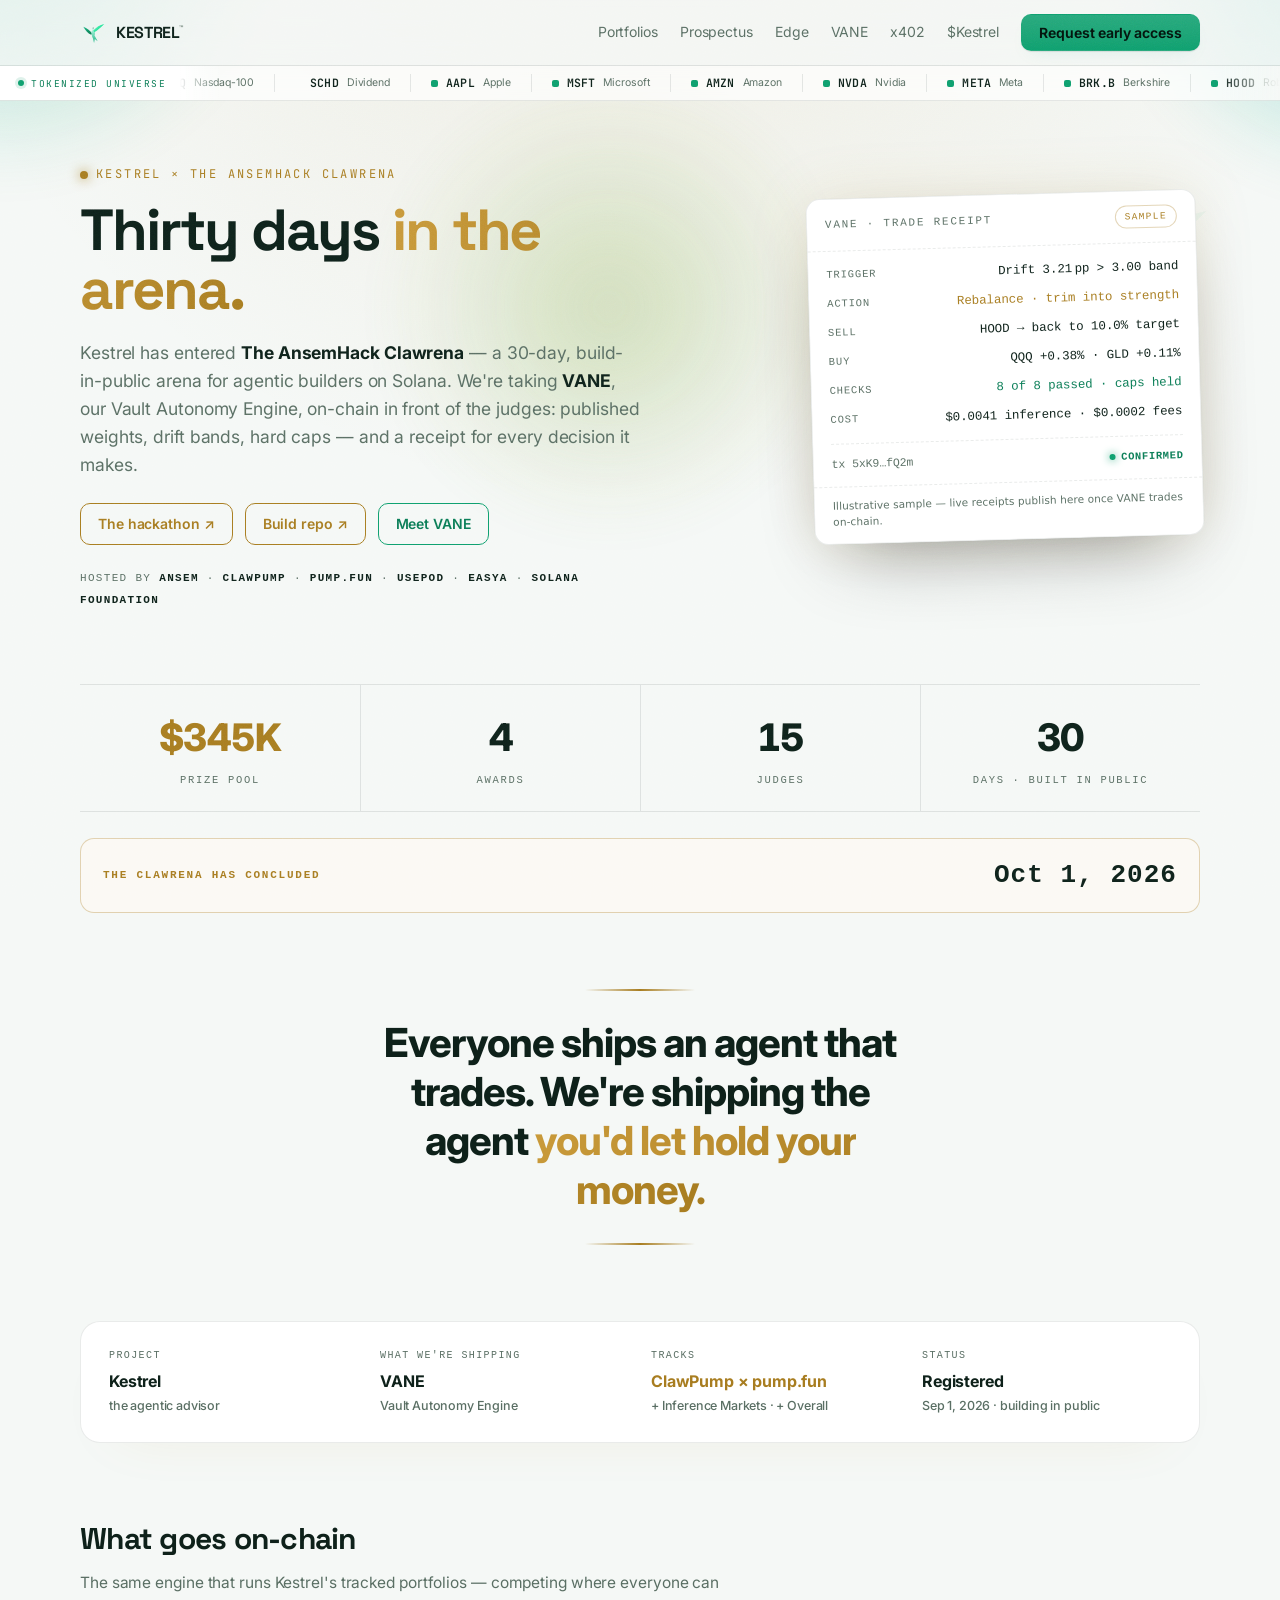
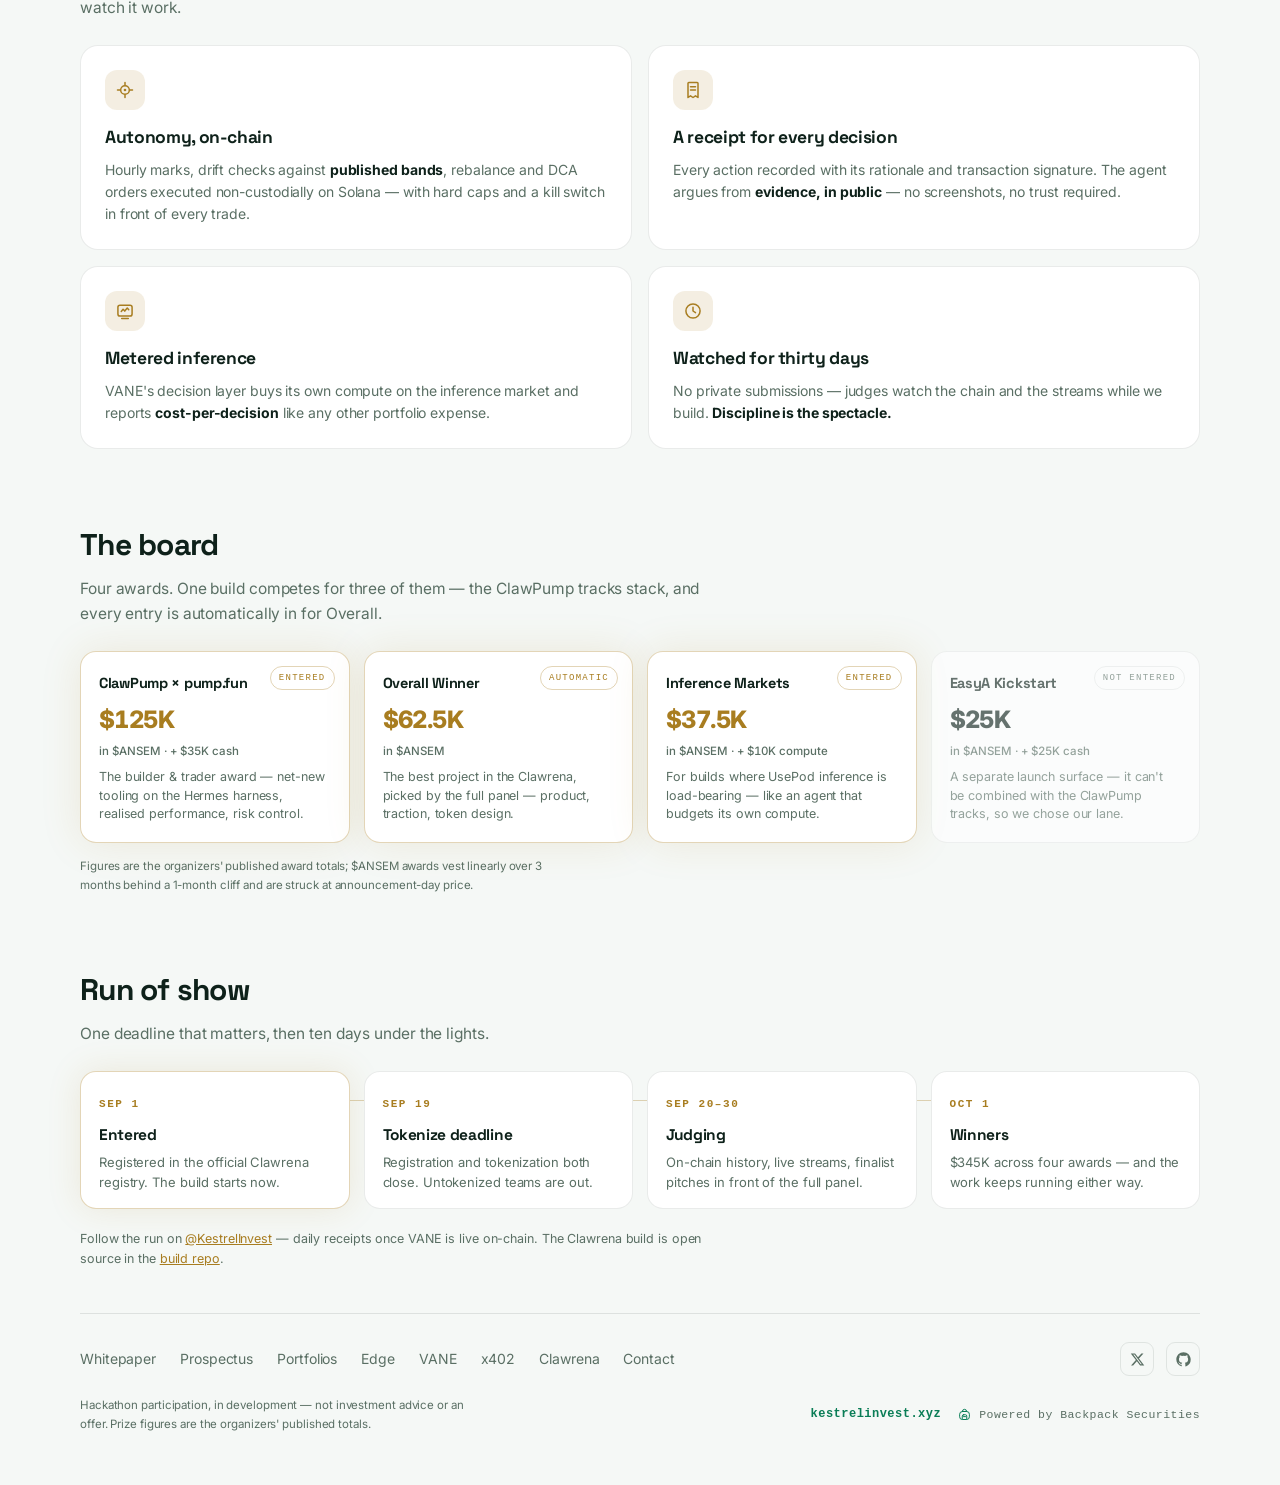
<file: clawrena.html>
<!doctype html>
<html lang="en">
<head>
<meta charset="utf-8">
<meta name="viewport" content="width=device-width, initial-scale=1, viewport-fit=cover">
<title>Kestrel · The AnsemHack Clawrena</title>
<meta name="description" content="Kestrel is competing in The AnsemHack Clawrena — 30 days of agentic building on Solana. We're shipping VANE, our Vault Autonomy Engine, on-chain: published weights, drift bands, every decision receipted.">
<link rel="canonical" href="https://kestrelinvest.xyz/clawrena.html">
<meta name="theme-color" content="#0e9f6e" media="(prefers-color-scheme: light)">
<meta name="theme-color" content="#04140d" media="(prefers-color-scheme: dark)">
<meta property="og:type" content="website">
<meta property="og:site_name" content="Kestrel">
<meta property="og:title" content="Kestrel · The AnsemHack Clawrena">
<meta property="og:description" content="Kestrel is competing in The AnsemHack Clawrena — 30 days of agentic building on Solana. We're shipping VANE on-chain: published weights, drift bands, every decision receipted.">
<meta property="og:url" content="https://kestrelinvest.xyz/clawrena.html">
<meta name="twitter:card" content="summary_large_image">
<meta name="twitter:title" content="Kestrel · The AnsemHack Clawrena">
<meta name="twitter:description" content="Kestrel is competing in The AnsemHack Clawrena — 30 days of agentic building on Solana. We're shipping VANE on-chain: published weights, drift bands, every decision receipted.">
<link rel="icon" href="data:image/svg+xml,%3Csvg xmlns='http://www.w3.org/2000/svg' viewBox='0 0 100 100'%3E%3Crect width='100' height='100' rx='22' fill='%230e9f6e'/%3E%3Cg fill='%23eafff4'%3E%3Cpath d='M47 52 C 37 40 27 31 13 26 C 20 40 30 51 43 57 Z'/%3E%3Cpath d='M45 55 C 42 49 43 42 49 38 C 47 35 46 31 49 28 C 52 31 53 35 52 39 C 58 43 60 51 56 60 L 68 82 L 57 73 L 54 88 L 50 71 C 47 66 46 61 45 55 Z'/%3E%3Cpath d='M51 40 C 63 27 76 19 93 15 C 80 28 67 40 55 47 Z'%3E%3C/path%3E%3C/g%3E%3C/svg%3E">
<link rel="preconnect" href="https://fonts.googleapis.com">
<link rel="preconnect" href="https://fonts.gstatic.com" crossorigin>
<link rel="stylesheet" href="https://fonts.googleapis.com/css2?family=Inter:wght@400;500;600;700&family=Space+Grotesk:wght@500;600;700&family=JetBrains+Mono:wght@500;600&display=swap">
<style>
  :root {
    --bg:#f5f8f6; --surface:#ffffff; --surface-2:#f0f5f1;
    --ink:#0e211a; --muted:#5a6f64; --line:rgba(14,33,26,.10); --card-line:rgba(14,33,26,.09);
    --accent:#0e9f6e; --accent-ink:#0a7d56; --glow:rgba(14,159,110,.14); --market:#d2604f;
    --arena:#a87d20; --arena-hot:#c99a3a; --arena-glow:rgba(168,125,32,.13); --arena-line:rgba(168,125,32,.32);
  }
  @media (prefers-color-scheme: dark) {
    :root { --bg:#070c0a; --surface:#0f1713; --surface-2:#131d17; --ink:#e9f2ec; --muted:#83988c;
      --line:rgba(255,255,255,.08); --card-line:rgba(255,255,255,.07);
      --accent:#2ee6a0; --accent-ink:#68f0bd; --glow:rgba(46,230,160,.16); --market:#f2836e;
      --arena:#e6b93e; --arena-hot:#ffd27a; --arena-glow:rgba(230,185,62,.14); --arena-line:rgba(230,185,62,.4); }
  }
  :root[data-theme="light"] { --bg:#f5f8f6; --surface:#ffffff; --surface-2:#f0f5f1; --ink:#0e211a; --muted:#5a6f64; --line:rgba(14,33,26,.10); --card-line:rgba(14,33,26,.09); --accent:#0e9f6e; --accent-ink:#0a7d56; --glow:rgba(14,159,110,.14); --market:#d2604f; --arena:#a87d20; --arena-hot:#c99a3a; --arena-glow:rgba(168,125,32,.13); --arena-line:rgba(168,125,32,.32); }
  :root[data-theme="dark"] { --bg:#070c0a; --surface:#0f1713; --surface-2:#131d17; --ink:#e9f2ec; --muted:#83988c; --line:rgba(255,255,255,.08); --card-line:rgba(255,255,255,.07); --accent:#2ee6a0; --accent-ink:#68f0bd; --glow:rgba(46,230,160,.16); --market:#f2836e; --arena:#e6b93e; --arena-hot:#ffd27a; --arena-glow:rgba(230,185,62,.14); --arena-line:rgba(230,185,62,.4); }

  * { box-sizing: border-box; }
  html { scroll-behavior: smooth; }
  body { margin: 0; color: var(--ink); position: relative;
    font: 15.5px/1.6 ui-sans-serif, system-ui, -apple-system, "Segoe UI", Roboto, sans-serif; -webkit-font-smoothing: antialiased;
    background: radial-gradient(120% 55% at 50% -12%, var(--arena-glow), transparent 52%), var(--bg); }
  .wrap { max-width: 1180px; margin: 0 auto; padding: 0 30px; }
  a { color: inherit; }

  nav { position: sticky; top: 0; z-index: 20; backdrop-filter: blur(12px); background: color-mix(in srgb, var(--bg) 78%, transparent); border-bottom: 1px solid var(--line); }
  .nav-in { max-width: 1180px; margin: 0 auto; padding: 14px 30px; display: flex; align-items: center; gap: 14px; }
  .brand { display: flex; align-items: center; gap: 10px; text-decoration: none; color: inherit; }
  .brand .logo { width: 26px; height: 26px; color: var(--accent); }
  .brand b { font-size: 16px; letter-spacing: 3px; font-weight: 650; }
  .brand .tm { font-size: 8px; font-weight: 600; letter-spacing: 0; vertical-align: super; margin-left: -1px; color: var(--muted); }
  .nav-links { margin-left: auto; display: flex; align-items: center; gap: 22px; }
  .nav-links a { color: var(--muted); text-decoration: none; font-size: 14px; font-family: inherit; }
  .nav-links a:hover { color: var(--ink); }
  .nav-toggle { display: none; margin-left: auto; width: 40px; height: 40px; border: 1px solid var(--card-line); border-radius: 10px; background: var(--surface); cursor: pointer; padding: 0; flex-direction: column; align-items: center; justify-content: center; gap: 4px; }
  .nav-toggle span { display: block; width: 18px; height: 2px; border-radius: 2px; background: var(--ink); transition: transform .2s ease, opacity .2s ease; }
  .nav-toggle[aria-expanded="true"] span:nth-child(1) { transform: translateY(6px) rotate(45deg); }
  .nav-toggle[aria-expanded="true"] span:nth-child(2) { opacity: 0; }
  .nav-toggle[aria-expanded="true"] span:nth-child(3) { transform: translateY(-6px) rotate(-45deg); }
  .btn { display: inline-flex; align-items: center; gap: 7px; border: 1px solid var(--accent); color: var(--accent-ink); background: transparent; padding: 9px 17px; border-radius: 10px; font-size: 14px; font-weight: 600; font-family: inherit; text-decoration: none; cursor: pointer; transition: all .16s ease; }
  .btn:hover { background: var(--accent); color: #04140d; box-shadow: 0 8px 24px var(--glow); }
  .btn.solid { background: linear-gradient(180deg, color-mix(in srgb, var(--accent) 90%, #fff), var(--accent)); color: #04140d; border-color: transparent; font-weight: 650; letter-spacing: -.004em; box-shadow: 0 1px 1px rgba(0,0,0,.10), 0 8px 20px -10px var(--glow); }
  .btn.solid:hover { transform: translateY(-1px); background: linear-gradient(180deg, color-mix(in srgb, var(--accent) 96%, #fff), var(--accent)); box-shadow: 0 2px 4px rgba(0,0,0,.12), 0 14px 30px -10px var(--glow); }
  .btn.solid:active { transform: translateY(0); }
  .btn:focus-visible { outline: 2px solid var(--accent-ink); outline-offset: 2px; }
  .eyebrow { font-family: ui-monospace, monospace; font-size: 12px; letter-spacing: .2em; text-transform: uppercase; color: var(--accent-ink); margin: 0 0 16px; }

  /* early-access modal (shared) */
  .ea-eyebrow { display: inline-flex; align-items: center; gap: 8px; font-family: ui-monospace, monospace; font-size: 11px; letter-spacing: .14em; text-transform: uppercase; color: var(--accent-ink); }
  .ea-eyebrow i { width: 7px; height: 7px; border-radius: 50%; background: var(--accent); box-shadow: 0 0 0 4px var(--glow); }
  .ea-overlay { position: fixed; inset: 0; z-index: 60; display: flex; align-items: center; justify-content: center; padding: 20px; background: color-mix(in srgb, #04140d 55%, transparent); backdrop-filter: blur(6px); animation: eaFade .2s ease; }
  .ea-overlay[hidden] { display: none; }
  @keyframes eaFade { from { opacity: 0; } to { opacity: 1; } }
  .ea-modal { position: relative; width: 100%; max-width: 440px; background: var(--surface); border: 1px solid var(--card-line); border-radius: 20px; padding: 32px 30px 28px; box-shadow: 0 50px 100px -30px rgba(0,0,0,.5); animation: eaRise .25s cubic-bezier(.2,.7,.2,1); max-height: calc(100dvh - 40px); overflow-y: auto; }
  @keyframes eaRise { from { opacity: 0; transform: translateY(14px); } to { opacity: 1; transform: none; } }
  .ea-close { position: absolute; top: 14px; right: 14px; width: 32px; height: 32px; border: none; border-radius: 9px; background: var(--surface-2); color: var(--muted); font-size: 13px; cursor: pointer; }
  .ea-close:hover { color: var(--ink); }
  .ea-modal h2 { margin: 14px 0 8px; font-size: 23px; font-weight: 750; letter-spacing: -.02em; }
  .ea-sub { margin: 0 0 20px; color: var(--muted); font-size: 14px; line-height: 1.5; }
  .ea-field { display: block; margin-bottom: 14px; }
  .ea-lab { display: block; font-size: 12.5px; font-weight: 600; color: var(--ink); margin-bottom: 6px; }
  .ea-field input { width: 100%; padding: 12px 13px; border: 1px solid var(--card-line); border-radius: 11px; background: var(--bg); color: var(--ink); font: inherit; font-size: 15px; }
  #eaWallet { font-family: ui-monospace, monospace; font-size: 13.5px; }
  .ea-field input:focus { outline: none; border-color: var(--accent); box-shadow: 0 0 0 3px var(--glow); }
  .ea-field.bad input { border-color: var(--market); }
  .ea-err { display: block; min-height: 15px; margin-top: 5px; font-size: 12px; color: var(--market); }
  .ea-submit { width: 100%; justify-content: center; padding: 13px; margin-top: 4px; font-size: 15px; }
  .ea-submit[disabled] { opacity: .6; cursor: default; }
  .ea-trust { display: flex; align-items: flex-start; gap: 8px; margin: 16px 0 0; font-size: 11.5px; line-height: 1.5; color: var(--muted); }
  .ea-trust svg { flex: none; margin-top: 1px; color: var(--accent-ink); }
  .ea-done { text-align: center; }
  .ea-check { width: 58px; height: 58px; margin: 4px auto 4px; border-radius: 50%; display: flex; align-items: center; justify-content: center; color: #04140d; background: var(--accent); box-shadow: 0 0 0 8px var(--glow); }
  .ea-done .btn { margin-top: 18px; }
  body.ea-lock { overflow: hidden; }

  footer { margin-top: 44px; border-top: 1px solid var(--line); padding: 28px 0 52px; display: flex; flex-direction: column; gap: 20px; }
  footer .cap { color: var(--muted); font-size: 11.5px; max-width: 56ch; }
  .foot-links { display: flex; flex-wrap: wrap; align-items: center; gap: 12px 24px; }
  .foot-links a { color: var(--muted); text-decoration: none; font-size: 14px; }
  .foot-links a:hover { color: var(--ink); }
  .foot-contact { margin-left: auto; display: inline-flex; align-items: center; gap: 12px; }
  .foot-x { display: inline-flex; width: 34px; height: 34px; align-items: center; justify-content: center; border: 1px solid var(--card-line); border-radius: 9px; color: var(--ink); transition: border-color .15s ease, background .15s ease; }
  .foot-x:hover { border-color: var(--accent); }
  .foot-x svg { width: 15px; height: 15px; }
  .foot-bottom { display: flex; justify-content: space-between; gap: 16px; flex-wrap: wrap; align-items: center; }
  .foot-meta { display: inline-flex; align-items: center; gap: 16px; flex-wrap: wrap; }
  .foot-dom { font-family: ui-monospace, monospace; font-size: 12px; letter-spacing: .04em; color: var(--accent-ink); text-decoration: none; font-weight: 600; }
  .bpbadge { display: inline-flex; align-items: center; gap: 7px; font-family: ui-monospace, monospace; font-size: 11.5px; letter-spacing: .04em; color: var(--muted); }
  .bpbadge .bp { width: 15px; height: 15px; color: var(--accent-ink); flex: none; }

  @media (max-width: 680px) {
    .wrap { padding: 0 18px; }
    .nav-in { padding: 12px 18px; gap: 10px; position: relative; }
    .nav-toggle { display: flex; }
    .nav-links { position: absolute; top: calc(100% + 1px); left: 0; right: 0; margin: 0; flex-direction: column; align-items: stretch; gap: 0; background: var(--surface); border-bottom: 1px solid var(--line); box-shadow: 0 20px 40px -24px var(--glow); padding: 8px 18px 16px; display: none; }
    .nav-links.open { display: flex; }
    .nav-links a { padding: 13px 4px; font-size: 15px; border-bottom: 1px solid var(--card-line); }
    .nav-links .btn { margin-top: 12px; justify-content: center; padding: 12px; }
    .ea-overlay { padding: 12px; align-items: flex-end; }
    .ea-modal { padding: 26px 20px 22px; border-radius: 18px 18px 16px 16px; }
  }
  @media (prefers-reduced-motion: reduce) { html { scroll-behavior: auto; } .cw-dot { animation: none; } .cw-receipt { transform: none !important; } }

  /* ===== CLAWRENA ===== */
  .cw-eyebrow{color:var(--arena)!important;display:flex;align-items:center;gap:8px}
  .cw-dot{width:8px;height:8px;border-radius:50%;background:var(--arena);display:inline-block;box-shadow:0 0 12px var(--arena);animation:cwpulse 1.6s infinite}
  @keyframes cwpulse{0%,100%{opacity:1}50%{opacity:.35}}
  .cw-hot{background:linear-gradient(100deg,var(--arena-hot),var(--arena));-webkit-background-clip:text;background-clip:text;color:transparent}

  .cw-hero{display:grid;grid-template-columns:1.05fr .95fr;gap:44px;align-items:center;padding:64px 0 10px}
  .cw-hero h1{margin:0;font-size:clamp(36px,4.6vw,58px);line-height:1.02;font-weight:800;letter-spacing:-.035em}
  .cw-hero .lead{margin:20px 0 0;font-size:17.5px;color:var(--muted);max-width:56ch}
  .cw-hero .lead strong{color:var(--ink)}
  .cw-cta{display:flex;gap:12px;margin-top:24px;flex-wrap:wrap}
  .cw-ghost{border:1px solid var(--arena);color:var(--arena)!important;background:transparent}
  .cw-ghost:hover{background:var(--arena-glow);box-shadow:none;color:var(--arena)}
  .cw-hosts{margin-top:22px;font-family:ui-monospace,monospace;font-size:11px;letter-spacing:.12em;text-transform:uppercase;color:var(--muted);line-height:2}
  .cw-hosts b{color:var(--ink);font-weight:600}

  /* hero receipt artifact */
  .cw-stage{position:relative;min-height:400px}
  .cw-falcon{position:absolute;right:-30px;top:-34px;width:340px;height:340px;opacity:.10;filter:saturate(.4)}
  .cw-receipt{position:relative;margin:0 0 0 auto;max-width:390px;background:var(--surface);border:1px solid var(--card-line);border-radius:14px;padding:0;transform:rotate(-1.6deg);box-shadow:0 34px 80px -34px rgba(0,0,0,.45),0 0 60px var(--arena-glow);font-family:ui-monospace,monospace}
  .rc-head{display:flex;justify-content:space-between;align-items:center;padding:14px 18px;border-bottom:1px dashed var(--card-line);font-size:11px;letter-spacing:.16em;text-transform:uppercase;color:var(--muted)}
  .rc-head .rc-tag{color:var(--arena);border:1px solid var(--arena-line);border-radius:999px;padding:3px 9px;font-size:9.5px;letter-spacing:.14em}
  .rc-body{padding:14px 18px 12px;display:flex;flex-direction:column;gap:9px}
  .rc-row{display:flex;justify-content:space-between;gap:14px;font-size:12.5px}
  .rc-row .k{color:var(--muted);letter-spacing:.08em;font-size:10.5px;text-transform:uppercase;padding-top:1px;flex:none}
  .rc-row .v{text-align:right;color:var(--ink);font-weight:500}
  .rc-row .v.gain{color:var(--accent-ink)}
  .rc-row .v.gold{color:var(--arena)}
  .rc-sig{border-top:1px dashed var(--card-line);margin-top:4px;padding-top:11px;display:flex;justify-content:space-between;align-items:center;font-size:11.5px}
  .rc-sig .tx{color:var(--muted)}
  .rc-sig .ok{display:inline-flex;align-items:center;gap:6px;color:var(--accent-ink);font-weight:600;letter-spacing:.06em;font-size:10.5px}
  .rc-sig .ok i{width:6px;height:6px;border-radius:50%;background:var(--accent);display:inline-block;box-shadow:0 0 8px var(--accent)}
  .cw-receipt figcaption{padding:10px 18px 13px;border-top:1px dashed var(--card-line);font-size:10.5px;color:var(--muted);font-family:ui-sans-serif,system-ui,sans-serif;letter-spacing:.01em}

  .cw-stats{margin:52px 0 0;display:grid;grid-template-columns:repeat(4,1fr);border-top:1px solid var(--line);border-bottom:1px solid var(--line)}
  .cw-stats>div{padding:22px 10px;text-align:center;border-left:1px solid var(--line)}
  .cw-stats>div:first-child{border-left:0}
  .cw-stats b{display:block;font-size:clamp(26px,3vw,38px);font-weight:800;letter-spacing:-.03em;font-variant-numeric:tabular-nums}
  .cw-stats b em{font-style:normal;color:var(--arena)}
  .cw-stats span{display:block;margin-top:4px;font-family:ui-monospace,monospace;font-size:10.5px;letter-spacing:.16em;text-transform:uppercase;color:var(--muted)}

  .cw-count{margin:26px 0 0;display:flex;align-items:center;justify-content:space-between;gap:18px;flex-wrap:wrap;padding:16px 22px;border:1px solid var(--arena-line);border-radius:14px;background:color-mix(in srgb,var(--arena) 5%,var(--surface))}
  .cw-count .cl{font-family:ui-monospace,monospace;font-size:11px;letter-spacing:.16em;text-transform:uppercase;color:var(--arena);font-weight:600}
  .cw-count b{font-family:ui-monospace,monospace;font-size:clamp(18px,2.4vw,26px);font-weight:600;letter-spacing:.04em;font-variant-numeric:tabular-nums}
  .cw-count b span{color:var(--muted);font-size:.62em;letter-spacing:.12em;margin:0 10px 0 3px}

  .cw-quote{margin:76px 0;text-align:center}
  .cw-quote .rule{width:110px;height:2px;margin:0 auto;background:linear-gradient(90deg,transparent,var(--arena),transparent)}
  .cw-quote p{margin:28px auto;max-width:21ch;font-size:clamp(26px,3.6vw,40px);line-height:1.22;font-weight:750;letter-spacing:-.025em}
  .cw-quote p em{font-style:normal;background:linear-gradient(100deg,var(--arena-hot),var(--arena));-webkit-background-clip:text;background-clip:text;color:transparent}

  .cw-entry{margin:8px 0 0;padding:26px 28px;background:var(--surface);border:1px solid var(--card-line);border-radius:20px;box-shadow:0 24px 60px -40px var(--arena-glow)}
  .cw-egrid{display:grid;grid-template-columns:repeat(4,1fr);gap:22px}
  .cw-cell .cl{font-family:ui-monospace,monospace;font-size:10px;letter-spacing:.14em;text-transform:uppercase;color:var(--muted);display:block}
  .cw-cell .cv{display:block;font-size:16px;font-weight:700;margin-top:5px;letter-spacing:-.01em}
  .cw-cell .cv small{display:block;font-weight:500;font-size:12.5px;color:var(--muted);margin-top:2px}
  .cw-cell .cv .lv{color:var(--arena)}
  @media(max-width:820px){.cw-egrid{grid-template-columns:1fr 1fr;gap:18px}}

  .cw-ship{margin:72px 0}
  .cw-ship h2,.cw-run h2,.cw-board h2{font-size:30px;margin:0 0 8px;letter-spacing:-.025em;font-weight:800}
  .cw-ship .sub,.cw-run .sub,.cw-board .sub{margin:0 0 24px;color:var(--muted);max-width:64ch}
  .cw-feats{display:grid;grid-template-columns:repeat(2,1fr);gap:16px}
  @media(max-width:820px){.cw-feats{grid-template-columns:1fr}}
  .cfeat{background:var(--surface);border:1px solid var(--card-line);border-radius:18px;padding:24px;transition:border-color .15s ease,transform .15s ease,box-shadow .15s ease}
  .cfeat:hover{border-color:color-mix(in srgb,var(--arena) 45%,var(--card-line));transform:translateY(-2px);box-shadow:0 18px 44px -28px var(--arena-glow)}
  .cfeat .ic{width:40px;height:40px;border-radius:12px;display:flex;align-items:center;justify-content:center;background:var(--arena-glow);color:var(--arena)}
  .cfeat .ic svg{width:20px;height:20px}
  .cfeat h3{margin:13px 0 8px;font-size:17.5px}
  .cfeat p{color:var(--muted);font-size:14px;line-height:1.58;margin:0}
  .cfeat p b{color:var(--ink)}

  .cw-board{margin:72px 0}
  .cw-awards{display:grid;grid-template-columns:repeat(4,1fr);gap:14px}
  @media(max-width:960px){.cw-awards{grid-template-columns:1fr 1fr}}
  @media(max-width:520px){.cw-awards{grid-template-columns:1fr}}
  .caw{position:relative;background:var(--surface);border:1px solid var(--card-line);border-radius:16px;padding:20px 18px 18px;display:flex;flex-direction:column;gap:6px}
  .caw.mine{border-color:var(--arena-line);box-shadow:0 0 40px var(--arena-glow)}
  .caw .tag{position:absolute;top:14px;right:14px;font-family:ui-monospace,monospace;font-size:9px;letter-spacing:.14em;text-transform:uppercase;padding:4px 8px;border-radius:999px;border:1px solid var(--arena-line);color:var(--arena)}
  .caw.dim .tag{border-color:var(--card-line);color:var(--muted)}
  .caw h3{margin:0;font-size:14.5px;padding-right:64px}
  .caw .amt{font-size:24px;font-weight:800;letter-spacing:-.025em;font-variant-numeric:tabular-nums}
  .caw.mine .amt{color:var(--arena)}
  .caw .amt small{display:block;font-size:11.5px;font-weight:500;color:var(--muted);letter-spacing:0;margin-top:2px}
  .caw p{margin:2px 0 0;font-size:12.5px;color:var(--muted);line-height:1.5}
  .caw.dim{opacity:.62}
  .cw-boardnote{margin-top:14px;font-size:11.5px;color:var(--muted);max-width:72ch}

  .cw-run{margin:72px 0 8px}
  .cw-steps{position:relative;display:grid;grid-template-columns:repeat(4,1fr);gap:14px}
  .cw-steps:before{content:"";position:absolute;left:2%;right:2%;top:29px;height:1px;background:linear-gradient(90deg,transparent,var(--arena-line) 12%,var(--arena-line) 88%,transparent)}
  @media(max-width:820px){.cw-steps{grid-template-columns:1fr 1fr}.cw-steps:before{display:none}}
  @media(max-width:520px){.cw-steps{grid-template-columns:1fr}}
  .cstep{position:relative;background:var(--surface);border:1px solid var(--card-line);border-radius:16px;padding:18px 18px 16px}
  .cstep.hot{border-color:var(--arena-line);box-shadow:0 0 34px var(--arena-glow)}
  .cstep .cd{font-family:ui-monospace,monospace;font-size:11px;letter-spacing:.14em;text-transform:uppercase;color:var(--arena);font-weight:600}
  .cstep h3{margin:8px 0 6px;font-size:15.5px}
  .cstep p{margin:0;color:var(--muted);font-size:13px;line-height:1.5}
  .cw-note{margin-top:20px;font-size:12.5px;color:var(--muted);max-width:640px}
  .cw-note a{color:var(--arena)}

  @media(max-width:900px){
    .cw-hero{grid-template-columns:1fr;gap:34px;padding-top:44px}
    .cw-stage{min-height:0}
    .cw-falcon{display:none}
    .cw-receipt{margin:0;transform:rotate(-1deg)}
    .cw-stats{grid-template-columns:1fr 1fr}
    .cw-stats>div:nth-child(3){border-left:0}
    .cw-stats>div:nth-child(1),.cw-stats>div:nth-child(2){border-bottom:1px solid var(--line)}
  }
</style>
<link rel="stylesheet" href="elevate.css">

<svg width="0" height="0" style="position:absolute" aria-hidden="true">
  <defs>
    <linearGradient id="kxNear" x1="0" y1="0" x2="1" y2="1"><stop offset="0" stop-color="#9dffdd"/><stop offset=".5" stop-color="#2ee6a0"/><stop offset="1" stop-color="#0e9f6e"/></linearGradient>
    <linearGradient id="kxFar" x1="0" y1="0" x2="1" y2="1"><stop offset="0" stop-color="#15b884"/><stop offset="1" stop-color="#0a7047"/></linearGradient>
    <linearGradient id="kxBod" x1="0" y1="0" x2="0" y2="1"><stop offset="0" stop-color="#c7ffee"/><stop offset="1" stop-color="#12b07d"/></linearGradient>
  </defs>
  <symbol id="kestrel" viewBox="0 0 100 100">
    <path fill="url(#kxFar)" d="M47 52 C 37 40 27 31 13 26 C 20 40 30 51 43 57 Z"/>
    <path fill="url(#kxBod)" d="M45 55 C 42 49 43 42 49 38 C 47 35 46 31 49 28 C 52 31 53 35 52 39 C 58 43 60 51 56 60 L 68 82 L 57 73 L 54 88 L 50 71 C 47 66 46 61 45 55 Z"/>
    <path fill="url(#kxNear)" d="M51 40 C 63 27 76 19 93 15 C 80 28 67 40 55 47 Z"/>
    <path fill="#2ee6a0" opacity=".75" d="M72 25 C 80 20 86 18 92 16 C 85 23 77 29 69 34 Z"/>
    <circle cx="50.5" cy="31" r="1.8" fill="#0a1712"/>
  </symbol>
  <symbol id="bp" viewBox="0 0 24 24" fill="none" stroke="currentColor" stroke-width="1.6" stroke-linecap="round" stroke-linejoin="round">
    <path d="M8.5 7.2 a3.5 3.5 0 0 1 7 0"/><rect x="4.2" y="7.2" width="15.6" height="12.8" rx="4.4"/><rect x="8.4" y="12.4" width="7.2" height="7.6" rx="2"/><line x1="10.4" y1="15.4" x2="13.6" y2="15.4"/>
  </symbol>
</svg>

<nav>
  <div class="nav-in">
    <a class="brand" href="index.html"><svg class="logo"><use href="#kestrel"/></svg><b>KESTREL<span class="tm">&#8482;</span></b></a>
    <button class="nav-toggle" id="navToggle" type="button" aria-label="Open menu" aria-expanded="false"><span></span><span></span><span></span></button>
    <div class="nav-links" id="navLinks">
      <a href="portfolios.html">Portfolios</a>
      <a href="prospectus.html">Prospectus</a>
      <a href="edge.html">Edge</a>
      <a href="vane.html">VANE</a>
      <a href="x402.html">x402</a>
      <a href="https://pump.fun/coin/G9ALRz5jtq6wG7dijjsb1TvkGatwPNcnhbAGECVQpump" id="tokenLink" target="_blank" rel="noopener">$Kestrel</a>
      <button class="btn solid js-ea" type="button">Request early access</button>
    </div>
  </div>
</nav>

<div class="wrap">
  <header class="cw-hero">
    <div>
      <p class="eyebrow cw-eyebrow"><i class="cw-dot"></i>Kestrel &times; The AnsemHack Clawrena</p>
      <h1>Thirty days <span class="cw-hot">in the arena.</span></h1>
      <p class="lead">Kestrel has entered <strong>The AnsemHack Clawrena</strong> — a 30-day, build-in-public arena for agentic builders on Solana. We're taking <strong>VANE</strong>, our Vault Autonomy Engine, on-chain in front of the judges: published weights, drift bands, hard caps — and a receipt for every decision it makes.</p>
      <div class="cw-cta">
        <a class="btn cw-ghost" href="https://clawpump.tech/ansemhack" target="_blank" rel="noopener">The hackathon &#8599;</a>
        <a class="btn cw-ghost" href="https://github.com/KestrelInvest/Clawtech-Hackathon" target="_blank" rel="noopener">Build repo &#8599;</a>
        <a class="btn" href="vane.html">Meet VANE</a>
      </div>
      <p class="cw-hosts">Hosted by <b>Ansem</b> · <b>ClawPump</b> · <b>pump.fun</b> · <b>UsePod</b> · <b>EasyA</b> · <b>Solana Foundation</b></p>
    </div>
    <div class="cw-stage">
      <svg class="cw-falcon" aria-hidden="true"><use href="#kestrel"/></svg>
      <figure class="cw-receipt">
        <div class="rc-head"><span>VANE &middot; Trade receipt</span><span class="rc-tag">Sample</span></div>
        <div class="rc-body">
          <div class="rc-row"><span class="k">Trigger</span><span class="v">Drift 3.21&thinsp;pp &gt; 3.00 band</span></div>
          <div class="rc-row"><span class="k">Action</span><span class="v gold">Rebalance &middot; trim into strength</span></div>
          <div class="rc-row"><span class="k">Sell</span><span class="v">HOOD &rarr; back to 10.0% target</span></div>
          <div class="rc-row"><span class="k">Buy</span><span class="v">QQQ +0.38% &middot; GLD +0.11%</span></div>
          <div class="rc-row"><span class="k">Checks</span><span class="v gain">8 of 8 passed &middot; caps held</span></div>
          <div class="rc-row"><span class="k">Cost</span><span class="v">$0.0041 inference &middot; $0.0002 fees</span></div>
          <div class="rc-sig"><span class="tx">tx&nbsp;5xK9&hellip;fQ2m</span><span class="ok"><i></i>CONFIRMED</span></div>
        </div>
        <figcaption>Illustrative sample — live receipts publish here once VANE trades on-chain.</figcaption>
      </figure>
    </div>
  </header>

  <div class="cw-stats" role="list" aria-label="Hackathon at a glance">
    <div role="listitem"><b><em>$345K</em></b><span>prize pool</span></div>
    <div role="listitem"><b>4</b><span>awards</span></div>
    <div role="listitem"><b>15</b><span>judges</span></div>
    <div role="listitem"><b>30</b><span>days &middot; built in public</span></div>
  </div>

  <div class="cw-count" id="cwCount">
    <span class="cl" id="cwLabel">Tokenize deadline &middot; Sep 19</span>
    <b id="cwTime" aria-live="off">&mdash;</b>
  </div>

  <section class="cw-quote" aria-label="The thesis">
    <div class="rule"></div>
    <p>Everyone ships an agent that trades. We're shipping the agent <em>you'd let hold your money.</em></p>
    <div class="rule"></div>
  </section>

  <section class="cw-entry" aria-label="The entry">
    <div class="cw-egrid">
      <div class="cw-cell"><span class="cl">Project</span><span class="cv">Kestrel<small>the agentic advisor</small></span></div>
      <div class="cw-cell"><span class="cl">What we're shipping</span><span class="cv">VANE<small>Vault Autonomy Engine</small></span></div>
      <div class="cw-cell"><span class="cl">Tracks</span><span class="cv"><span class="lv">ClawPump &times; pump.fun</span><small>+ Inference Markets &middot; + Overall</small></span></div>
      <div class="cw-cell"><span class="cl">Status</span><span class="cv">Registered<small>Sep 1, 2026 &middot; building in public</small></span></div>
    </div>
  </section>

  <section class="cw-ship">
    <h2>What goes on-chain</h2>
    <p class="sub">The same engine that runs Kestrel's tracked portfolios — competing where everyone can watch it work.</p>
    <div class="cw-feats">
      <div class="cfeat"><span class="ic"><svg viewBox="0 0 24 24" fill="none" stroke="currentColor" stroke-width="1.8" stroke-linecap="round" stroke-linejoin="round"><path d="M12 3v3M12 18v3M3 12h3M18 12h3"/><circle cx="12" cy="12" r="5.2"/><circle cx="12" cy="12" r="1.6" fill="currentColor" stroke="none"/></svg></span><h3>Autonomy, on-chain</h3><p>Hourly marks, drift checks against <b>published bands</b>, rebalance and DCA orders executed non-custodially on Solana — with hard caps and a kill switch in front of every trade.</p></div>
      <div class="cfeat"><span class="ic"><svg viewBox="0 0 24 24" fill="none" stroke="currentColor" stroke-width="1.8" stroke-linecap="round" stroke-linejoin="round"><path d="M7 3h10a1 1 0 0 1 1 1v17l-3-2-3 2-3-2-3 2V4a1 1 0 0 1 1-1z"/><path d="M9 8h6M9 12h6"/></svg></span><h3>A receipt for every decision</h3><p>Every action recorded with its rationale and transaction signature. The agent argues from <b>evidence, in public</b> — no screenshots, no trust required.</p></div>
      <div class="cfeat"><span class="ic"><svg viewBox="0 0 24 24" fill="none" stroke="currentColor" stroke-width="1.8" stroke-linecap="round" stroke-linejoin="round"><rect x="3.5" y="5" width="17" height="13" rx="2.5"/><path d="M7.5 12.5l2.2-2.6 2 2.2 3-3.6 1.8 2"/><path d="M8 21h8"/></svg></span><h3>Metered inference</h3><p>VANE's decision layer buys its own compute on the inference market and reports <b>cost-per-decision</b> like any other portfolio expense.</p></div>
      <div class="cfeat"><span class="ic"><svg viewBox="0 0 24 24" fill="none" stroke="currentColor" stroke-width="1.8" stroke-linecap="round" stroke-linejoin="round"><circle cx="12" cy="12" r="8.5"/><path d="M12 7.5v4.5l3 2"/></svg></span><h3>Watched for thirty days</h3><p>No private submissions — judges watch the chain and the streams while we build. <b>Discipline is the spectacle.</b></p></div>
    </div>
  </section>

  <section class="cw-board">
    <h2>The board</h2>
    <p class="sub">Four awards. One build competes for three of them — the ClawPump tracks stack, and every entry is automatically in for Overall.</p>
    <div class="cw-awards">
      <div class="caw mine"><span class="tag">Entered</span><h3>ClawPump &times; pump.fun</h3><span class="amt">$125K<small>in $ANSEM &middot; + $35K cash</small></span><p>The builder &amp; trader award — net-new tooling on the Hermes harness, realised performance, risk control.</p></div>
      <div class="caw mine"><span class="tag">Automatic</span><h3>Overall Winner</h3><span class="amt">$62.5K<small>in $ANSEM</small></span><p>The best project in the Clawrena, picked by the full panel — product, traction, token design.</p></div>
      <div class="caw mine"><span class="tag">Entered</span><h3>Inference Markets</h3><span class="amt">$37.5K<small>in $ANSEM &middot; + $10K compute</small></span><p>For builds where UsePod inference is load-bearing — like an agent that budgets its own compute.</p></div>
      <div class="caw dim"><span class="tag">Not entered</span><h3>EasyA Kickstart</h3><span class="amt">$25K<small>in $ANSEM &middot; + $25K cash</small></span><p>A separate launch surface — it can't be combined with the ClawPump tracks, so we chose our lane.</p></div>
    </div>
    <p class="cw-boardnote">Figures are the organizers' published award totals; $ANSEM awards vest linearly over 3 months behind a 1-month cliff and are struck at announcement-day price.</p>
  </section>

  <section class="cw-run">
    <h2>Run of show</h2>
    <p class="sub">One deadline that matters, then ten days under the lights.</p>
    <div class="cw-steps">
      <div class="cstep hot"><span class="cd">Sep 1</span><h3>Entered</h3><p>Registered in the official Clawrena registry. The build starts now.</p></div>
      <div class="cstep"><span class="cd">Sep 19</span><h3>Tokenize deadline</h3><p>Registration and tokenization both close. Untokenized teams are out.</p></div>
      <div class="cstep"><span class="cd">Sep 20&#8211;30</span><h3>Judging</h3><p>On-chain history, live streams, finalist pitches in front of the full panel.</p></div>
      <div class="cstep"><span class="cd">Oct 1</span><h3>Winners</h3><p>$345K across four awards — and the work keeps running either way.</p></div>
    </div>
    <p class="cw-note">Follow the run on <a href="https://x.com/KestrelInvest" target="_blank" rel="noopener">@KestrelInvest</a> — daily receipts once VANE is live on-chain. The Clawrena build is open source in the <a href="https://github.com/KestrelInvest/Clawtech-Hackathon" target="_blank" rel="noopener">build repo</a>.</p>
  </section>

  <footer>
    <div class="foot-links">
      <a href="whitepaper.html">Whitepaper</a>
      <a href="prospectus.html">Prospectus</a>
      <a href="portfolios.html">Portfolios</a>
      <a href="edge.html">Edge</a>
      <a href="vane.html">VANE</a>
      <a href="x402.html">x402</a>
      <a href="clawrena.html">Clawrena</a>
      <a href="contact.html">Contact</a>
      <span class="foot-contact">
        <a class="foot-x" href="https://x.com/KestrelInvest" target="_blank" rel="noopener" aria-label="Kestrel on X"><svg viewBox="0 0 24 24" fill="currentColor"><path d="M18.244 2.25h3.308l-7.227 8.26 8.502 11.24H16.17l-5.214-6.817L4.99 21.75H1.68l7.73-8.835L1.254 2.25H8.08l4.713 6.231zm-1.161 17.52h1.833L7.084 4.126H5.117z"/></svg></a>
        <a class="foot-x" href="https://github.com/KestrelInvest" target="_blank" rel="noopener" aria-label="Kestrel on GitHub"><svg viewBox="0 0 24 24" fill="currentColor"><path d="M12 .5C5.65.5.5 5.65.5 12c0 5.08 3.29 9.39 7.86 10.91.58.1.79-.25.79-.56v-2c-3.2.7-3.87-1.37-3.87-1.37-.52-1.33-1.28-1.68-1.28-1.68-1.05-.72.08-.7.08-.7 1.16.08 1.77 1.19 1.77 1.19 1.03 1.77 2.7 1.26 3.36.96.1-.75.4-1.26.73-1.55-2.55-.29-5.24-1.28-5.24-5.68 0-1.26.45-2.28 1.19-3.09-.12-.29-.52-1.46.11-3.05 0 0 .97-.31 3.17 1.18a11 11 0 0 1 5.78 0c2.2-1.49 3.17-1.18 3.17-1.18.63 1.59.23 2.76.11 3.05.74.81 1.19 1.83 1.19 3.09 0 4.41-2.69 5.38-5.25 5.67.41.36.78 1.06.78 2.14v3.17c0 .31.21.67.8.56A11.51 11.51 0 0 0 23.5 12C23.5 5.65 18.35.5 12 .5z"/></svg></a>
      </span>
    </div>
    <div class="foot-bottom">
      <span class="cap">Hackathon participation, in development — not investment advice or an offer. Prize figures are the organizers' published totals.</span>
      <span class="foot-meta"><a class="foot-dom" href="index.html">kestrelinvest.xyz</a><span class="bpbadge"><svg class="bp"><use href="#bp"/></svg>Powered by Backpack Securities</span></span>
    </div>
  </footer>
</div>

<div class="ea-overlay" id="eaOverlay" hidden>
  <div class="ea-modal" role="dialog" aria-modal="true" aria-labelledby="eaTitle">
    <button class="ea-close" id="eaClose" type="button" aria-label="Close">&#10005;</button>
    <div class="ea-view" id="eaFormView">
      <span class="ea-eyebrow"><i></i>Early access · Limited first cohort</span>
      <h2 id="eaTitle">Request an invitation</h2>
      <p class="ea-sub">We're onboarding a small first cohort. Reserve your place — every request is reviewed before access opens.</p>
      <form id="eaForm" novalidate>
        <label class="ea-field"><span class="ea-lab">Solana wallet address</span>
          <input type="text" id="eaWallet" name="wallet" autocomplete="off" autocapitalize="off" spellcheck="false" placeholder="e.g. 7xKX&hellip;9dPq" />
          <span class="ea-err" id="eaWalletErr" role="alert"></span></label>
        <label class="ea-field"><span class="ea-lab">Email address</span>
          <input type="email" id="eaEmail" name="email" autocomplete="email" placeholder="you@email.com" />
          <span class="ea-err" id="eaEmailErr" role="alert"></span></label>
        <button class="btn solid ea-submit" id="eaSubmit" type="submit">Request early access</button>
        <p class="ea-trust"><svg width="15" height="15" viewBox="0 0 24 24" fill="none" stroke="currentColor" stroke-width="2" stroke-linecap="round" stroke-linejoin="round"><rect x="4" y="10" width="16" height="10" rx="2"/><path d="M8 10V7a4 4 0 0 1 8 0v3"/></svg><span>Non-custodial. Your address only whitelists early access — Kestrel never takes custody or asks for your keys.</span></p>
      </form>
    </div>
    <div class="ea-view ea-done" id="eaDoneView" hidden>
      <div class="ea-check"><svg width="26" height="26" viewBox="0 0 24 24" fill="none" stroke="currentColor" stroke-width="2.4" stroke-linecap="round" stroke-linejoin="round"><path d="M20 6 9 17l-5-5"/></svg></div>
      <h2>Request received</h2>
      <p class="ea-sub">You're on the early-access list. We review every request personally and will email you the moment your cohort opens.</p>
      <button class="btn solid" id="eaDoneClose" type="button">Done</button>
    </div>
  </div>
</div>

<script>
(function(){
  var $=function(id){ return document.getElementById(id); };
  var emailRe=/^[^\s@]+@[^\s@]+\.[^\s@]{2,}$/;

  // nav
  var navToggle=$("navToggle"), navLinks=$("navLinks");
  function closeNav(){ navLinks.classList.remove("open"); navToggle.setAttribute("aria-expanded","false"); }
  navToggle.addEventListener("click", function(){ var o=navLinks.classList.toggle("open"); navToggle.setAttribute("aria-expanded", o?"true":"false"); });
  Array.prototype.forEach.call(navLinks.querySelectorAll("a"), function(a){ a.addEventListener("click", function(e){ if(a.getAttribute("href")==="#"){ e.preventDefault(); } closeNav(); }); });

  // countdown — tokenize deadline, then winners
  var cwLabel=$("cwLabel"), cwTime=$("cwTime");
  var T_TOKENIZE=new Date("2026-09-19T23:59:59-04:00").getTime();
  var T_WINNERS=new Date("2026-10-01T12:00:00-04:00").getTime();
  function two(n){ return (n<10?"0":"")+n; }
  function tick(){
    var now=Date.now(), t, label;
    if(now<T_TOKENIZE){ t=T_TOKENIZE-now; label="Tokenize deadline · Sep 19"; }
    else if(now<T_WINNERS){ t=T_WINNERS-now; label="Judging live · winners Oct 1"; }
    else { cwLabel.textContent="The Clawrena has concluded"; cwTime.textContent="Oct 1, 2026"; return; }
    cwLabel.textContent=label;
    var d=Math.floor(t/864e5), h=Math.floor(t%864e5/36e5), m=Math.floor(t%36e5/6e4), s=Math.floor(t%6e4/1e3);
    cwTime.innerHTML=d+"<span>D</span>"+two(h)+"<span>H</span>"+two(m)+"<span>M</span>"+two(s)+"<span>S</span>";
    setTimeout(tick, 1000);
  }
  tick();

  // early-access modal (shared)
  var EA_ENDPOINT = "https://formsubmit.co/ajax/info@kestrelinvest.xyz";
  var overlay=$("eaOverlay"), formView=$("eaFormView"), doneView=$("eaDoneView");
  var eaForm=$("eaForm"), eaWallet=$("eaWallet"), eaEmail=$("eaEmail"), eaWErr=$("eaWalletErr"), eaEErr=$("eaEmailErr"), eaSubmit=$("eaSubmit");
  var lastFocus=null;
  function isSolAddress(a){
    if(!/^[1-9A-HJ-NP-Za-km-z]{32,44}$/.test(a)) return false;
    var AL="123456789ABCDEFGHJKLMNPQRSTUVWXYZabcdefghijkmnopqrstuvwxyz", bytes=[0], i, j;
    for(i=0;i<a.length;i++){ var v=AL.indexOf(a.charAt(i)); if(v<0) return false; var carry=v;
      for(j=0;j<bytes.length;j++){ carry+=bytes[j]*58; bytes[j]=carry&0xff; carry>>=8; }
      while(carry){ bytes.push(carry&0xff); carry>>=8; } }
    for(i=0;i<a.length && a.charAt(i)==='1';i++) bytes.push(0);
    return bytes.length===32;
  }
  function eSetErr(inp,e,m){ inp.closest(".ea-field").classList.add("bad"); e.textContent=m; }
  function eClrErr(inp,e){ inp.closest(".ea-field").classList.remove("bad"); e.textContent=""; }
  eaWallet.addEventListener("input", function(){ eClrErr(eaWallet,eaWErr); });
  eaEmail.addEventListener("input", function(){ eClrErr(eaEmail,eaEErr); });
  function openEA(){ closeNav(); lastFocus=document.activeElement; formView.hidden=false; doneView.hidden=true; overlay.hidden=false; document.body.classList.add("ea-lock"); setTimeout(function(){ eaWallet.focus(); },40); }
  function closeEA(){ overlay.hidden=true; document.body.classList.remove("ea-lock"); if(lastFocus&&lastFocus.focus) lastFocus.focus(); }
  Array.prototype.forEach.call(document.querySelectorAll(".js-ea"), function(b){ b.addEventListener("click", openEA); });
  $("eaClose").addEventListener("click", closeEA);
  $("eaDoneClose").addEventListener("click", closeEA);
  overlay.addEventListener("click", function(e){ if(e.target===overlay) closeEA(); });
  document.addEventListener("keydown", function(e){ if(e.key==="Escape" && !overlay.hidden) closeEA(); });
  eaForm.addEventListener("submit", function(e){
    e.preventDefault();
    var w=eaWallet.value.trim(), em=eaEmail.value.trim(), ok=true;
    if(!isSolAddress(w)){ eSetErr(eaWallet,eaWErr,"Enter a valid Solana wallet address."); ok=false; } else eClrErr(eaWallet,eaWErr);
    if(!emailRe.test(em)){ eSetErr(eaEmail,eaEErr,"Enter a valid email address."); ok=false; } else eClrErr(eaEmail,eaEErr);
    if(!ok) return;
    eaSubmit.disabled=true; eaSubmit.textContent="Submitting…";
    try{ localStorage.setItem("kestrel_ea", JSON.stringify({wallet:w,email:em})); }catch(_){}
    var p = EA_ENDPOINT ? fetch(EA_ENDPOINT,{method:"POST",headers:{"Content-Type":"application/json","Accept":"application/json"},body:JSON.stringify({wallet:w,email:em,source:"kestrelinvest.xyz/clawrena"})}).then(function(r){ if(!r.ok) throw new Error("x"); }) : Promise.resolve();
    p.then(function(){ formView.hidden=true; doneView.hidden=false; setTimeout(function(){ $("eaDoneClose").focus(); },40); })
     .catch(function(){ eaSubmit.disabled=false; eaSubmit.textContent="Request early access"; eSetErr(eaEmail,eaEErr,"Something went wrong — please try again."); });
  });
})();
</script>

<script src="elevate.js" defer></script>
</body>
</html>
</file>
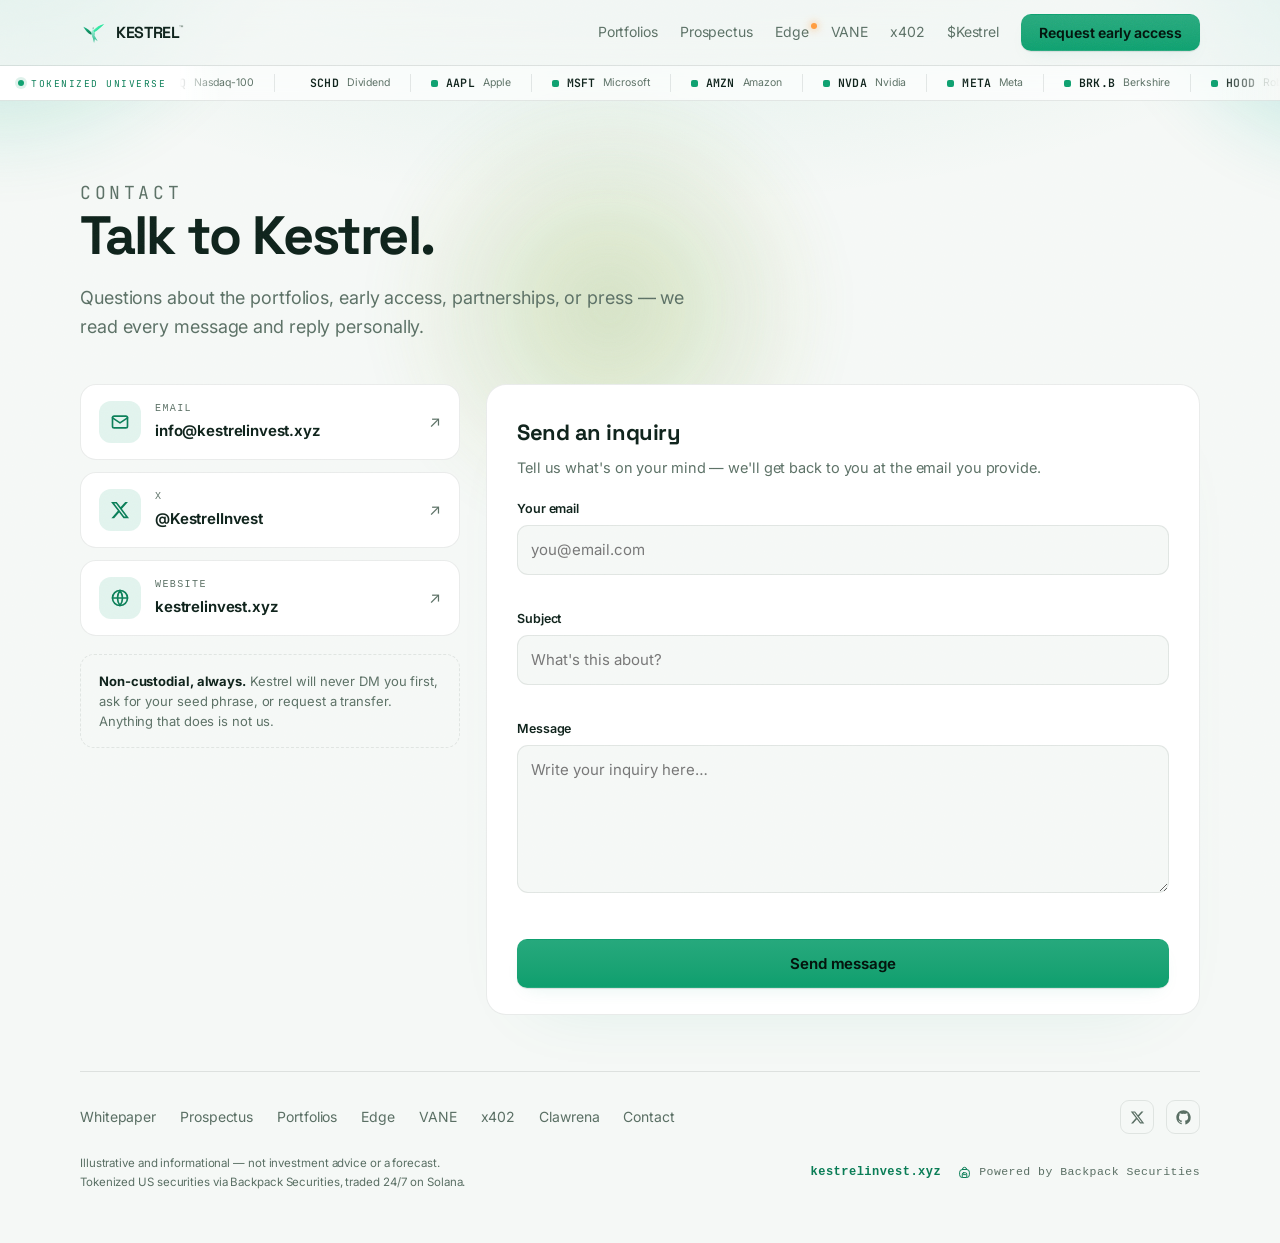
<file: contact.html>
<!doctype html>
<html lang="en">
<head>
<meta charset="utf-8">
<meta name="viewport" content="width=device-width, initial-scale=1, viewport-fit=cover">
<title>Contact — Kestrel</title>
<meta name="description" content="Contact Kestrel — email info@kestrelinvest.xyz, follow @KestrelInvest on X, or send an inquiry. We read and reply to every message.">
<link rel="canonical" href="https://kestrelinvest.xyz/contact.html">
<meta name="theme-color" content="#0e9f6e" media="(prefers-color-scheme: light)">
<meta name="theme-color" content="#04140d" media="(prefers-color-scheme: dark)">
<meta property="og:type" content="website">
<meta property="og:site_name" content="Kestrel">
<meta property="og:title" content="Contact — Kestrel">
<meta property="og:description" content="Contact Kestrel — email info@kestrelinvest.xyz, follow @KestrelInvest on X, or send an inquiry. We read and reply to every message.">
<meta property="og:url" content="https://kestrelinvest.xyz/contact.html">
<meta name="twitter:card" content="summary_large_image">
<meta name="twitter:title" content="Contact — Kestrel">
<meta name="twitter:description" content="Contact Kestrel — email info@kestrelinvest.xyz, follow @KestrelInvest on X, or send an inquiry. We read and reply to every message.">
<link rel="icon" href="data:image/svg+xml,%3Csvg xmlns='http://www.w3.org/2000/svg' viewBox='0 0 100 100'%3E%3Crect width='100' height='100' rx='22' fill='%230e9f6e'/%3E%3Cg fill='%23eafff4'%3E%3Cpath d='M47 52 C 37 40 27 31 13 26 C 20 40 30 51 43 57 Z'/%3E%3Cpath d='M45 55 C 42 49 43 42 49 38 C 47 35 46 31 49 28 C 52 31 53 35 52 39 C 58 43 60 51 56 60 L 68 82 L 57 73 L 54 88 L 50 71 C 47 66 46 61 45 55 Z'/%3E%3Cpath d='M51 40 C 63 27 76 19 93 15 C 80 28 67 40 55 47 Z'/%3E%3C/g%3E%3C/svg%3E">
<link rel="preconnect" href="https://fonts.googleapis.com">
<link rel="preconnect" href="https://fonts.gstatic.com" crossorigin>
<link rel="stylesheet" href="https://fonts.googleapis.com/css2?family=Inter:wght@400;500;600;700&family=Space+Grotesk:wght@500;600;700&family=JetBrains+Mono:wght@500;600&display=swap">
<style>
  :root {
    --bg:#f5f8f6; --surface:#ffffff; --surface-2:#f0f5f1;
    --ink:#0e211a; --muted:#5a6f64; --line:rgba(14,33,26,.10); --card-line:rgba(14,33,26,.09);
    --accent:#0e9f6e; --accent-ink:#0a7d56; --glow:rgba(14,159,110,.14); --market:#d2604f;
  }
  @media (prefers-color-scheme: dark) {
    :root { --bg:#070c0a; --surface:#0f1713; --surface-2:#131d17; --ink:#e9f2ec; --muted:#83988c;
      --line:rgba(255,255,255,.08); --card-line:rgba(255,255,255,.07);
      --accent:#2ee6a0; --accent-ink:#68f0bd; --glow:rgba(46,230,160,.16); --market:#f2836e; }
  }
  :root[data-theme="light"] { --bg:#f5f8f6; --surface:#ffffff; --surface-2:#f0f5f1; --ink:#0e211a; --muted:#5a6f64; --line:rgba(14,33,26,.10); --card-line:rgba(14,33,26,.09); --accent:#0e9f6e; --accent-ink:#0a7d56; --glow:rgba(14,159,110,.14); --market:#d2604f; }
  :root[data-theme="dark"] { --bg:#070c0a; --surface:#0f1713; --surface-2:#131d17; --ink:#e9f2ec; --muted:#83988c; --line:rgba(255,255,255,.08); --card-line:rgba(255,255,255,.07); --accent:#2ee6a0; --accent-ink:#68f0bd; --glow:rgba(46,230,160,.16); --market:#f2836e; }

  * { box-sizing: border-box; }
  html { scroll-behavior: smooth; }
  body { margin: 0; color: var(--ink); position: relative;
    font: 15.5px/1.6 ui-sans-serif, system-ui, -apple-system, "Segoe UI", Roboto, sans-serif; -webkit-font-smoothing: antialiased;
    background: radial-gradient(120% 55% at 50% -12%, var(--glow), transparent 52%), var(--bg); }
  .wrap { max-width: 1180px; margin: 0 auto; padding: 0 30px; }
  a { color: inherit; }

  nav { position: sticky; top: 0; z-index: 20; backdrop-filter: blur(12px); background: color-mix(in srgb, var(--bg) 78%, transparent); border-bottom: 1px solid var(--line); }
  .nav-in { max-width: 1180px; margin: 0 auto; padding: 14px 30px; display: flex; align-items: center; gap: 14px; }
  .brand { display: flex; align-items: center; gap: 10px; text-decoration: none; color: inherit; }
  .brand .logo { width: 26px; height: 26px; color: var(--accent); }
  .brand b { font-size: 16px; letter-spacing: 3px; font-weight: 650; }
  .brand .tm { font-size: 8px; font-weight: 600; letter-spacing: 0; vertical-align: super; margin-left: -1px; color: var(--muted); }
  .nav-links { margin-left: auto; display: flex; align-items: center; gap: 22px; }
  .nav-links a { color: var(--muted); text-decoration: none; font-size: 14px; font-family: inherit; }
  .nav-links a:hover { color: var(--ink); }
  .nav-toggle { display: none; margin-left: auto; width: 40px; height: 40px; border: 1px solid var(--card-line); border-radius: 10px; background: var(--surface); cursor: pointer; padding: 0; flex-direction: column; align-items: center; justify-content: center; gap: 4px; }
  .nav-toggle span { display: block; width: 18px; height: 2px; border-radius: 2px; background: var(--ink); transition: transform .2s ease, opacity .2s ease; }
  .nav-toggle[aria-expanded="true"] span:nth-child(1) { transform: translateY(6px) rotate(45deg); }
  .nav-toggle[aria-expanded="true"] span:nth-child(2) { opacity: 0; }
  .nav-toggle[aria-expanded="true"] span:nth-child(3) { transform: translateY(-6px) rotate(-45deg); }
  .btn { display: inline-flex; align-items: center; gap: 7px; border: 1px solid var(--accent); color: var(--accent-ink); background: transparent; padding: 9px 17px; border-radius: 10px; font-size: 14px; font-weight: 600; font-family: inherit; text-decoration: none; cursor: pointer; transition: all .16s ease; }
  .btn:hover { background: var(--accent); color: #04140d; box-shadow: 0 8px 24px var(--glow); }
  .btn.solid { background: linear-gradient(180deg, color-mix(in srgb, var(--accent) 90%, #fff), var(--accent)); color: #04140d; border-color: transparent; font-weight: 650; letter-spacing: -.004em; box-shadow: 0 1px 1px rgba(0,0,0,.10), 0 8px 20px -10px var(--glow); }
  .btn.solid:hover { transform: translateY(-1px); background: linear-gradient(180deg, color-mix(in srgb, var(--accent) 96%, #fff), var(--accent)); box-shadow: 0 2px 4px rgba(0,0,0,.12), 0 14px 30px -10px var(--glow); }
  .btn.solid:active { transform: translateY(0); }
  .btn:focus-visible { outline: 2px solid var(--accent-ink); outline-offset: 2px; }
  .eyebrow { font-family: ui-monospace, monospace; font-size: 12px; letter-spacing: .2em; text-transform: uppercase; color: var(--accent-ink); margin: 0 0 16px; }

  .chero { padding: 58px 0 8px; max-width: 640px; }
  .chero h1 { margin: 0; font-size: clamp(34px, 5vw, 54px); line-height: 1.04; font-weight: 800; letter-spacing: -.035em; }
  .chero p { margin: 20px 0 0; font-size: 18px; color: var(--muted); }

  .cgrid { display: grid; grid-template-columns: 380px 1fr; gap: 26px; padding: 34px 0 12px; align-items: start; }

  /* contact channels */
  .channels { display: flex; flex-direction: column; gap: 12px; }
  .chan { display: flex; align-items: center; gap: 14px; padding: 16px 18px; border: 1px solid var(--card-line); border-radius: 16px; background: var(--surface); text-decoration: none; color: inherit; transition: border-color .15s ease, transform .15s ease, box-shadow .15s ease; }
  .chan:hover { border-color: color-mix(in srgb, var(--accent) 45%, var(--card-line)); transform: translateY(-1px); box-shadow: 0 12px 28px -18px var(--glow); }
  .chan .ci { width: 42px; height: 42px; border-radius: 12px; flex: none; display: flex; align-items: center; justify-content: center; background: color-mix(in srgb, var(--accent) 12%, transparent); color: var(--accent-ink); }
  .chan .ci svg { width: 20px; height: 20px; }
  .chan .cx { flex: 1; min-width: 0; }
  .chan .cl, .cv { display: block; }
  .cl { font-family: ui-monospace, monospace; font-size: 10px; letter-spacing: .14em; text-transform: uppercase; color: var(--muted); }
  .chan .cv { font-size: 15px; font-weight: 650; margin-top: 2px; letter-spacing: -.01em; overflow: hidden; text-overflow: ellipsis; white-space: nowrap; }
  .chan .car { color: var(--muted); flex: none; transition: color .15s ease; }
  .chan:hover .car { color: var(--accent-ink); }
  .assurance { margin-top: 6px; padding: 16px 18px; border: 1px dashed var(--card-line); border-radius: 14px; color: var(--muted); font-size: 13px; line-height: 1.55; }
  .assurance b { color: var(--ink); }

  /* inquiry form */
  .cform-wrap { border: 1px solid var(--card-line); border-radius: 20px; background: var(--surface); padding: 30px 30px 26px; box-shadow: 0 30px 70px -50px var(--glow); }
  .cform-wrap h2 { margin: 0 0 6px; font-size: 22px; font-weight: 750; letter-spacing: -.02em; }
  .cform-wrap .fh { margin: 0 0 20px; color: var(--muted); font-size: 14.5px; }
  .fields { display: flex; flex-direction: column; gap: 14px; }
  .field label { display: block; font-size: 12.5px; font-weight: 600; margin-bottom: 6px; }
  .field input, .field textarea { width: 100%; padding: 12px 13px; border: 1px solid var(--card-line); border-radius: 11px; background: var(--bg); color: var(--ink); font: inherit; font-size: 15px; transition: border-color .15s ease, box-shadow .15s ease; }
  .field textarea { min-height: 148px; resize: vertical; line-height: 1.6; }
  .field input:focus, .field textarea:focus { outline: none; border-color: var(--accent); box-shadow: 0 0 0 3px var(--glow); }
  .field.bad input, .field.bad textarea { border-color: var(--market); }
  .ferr { display: block; min-height: 15px; margin-top: 5px; font-size: 12px; color: var(--market); }
  .csubmit { width: 100%; justify-content: center; padding: 14px; font-size: 15px; margin-top: 4px; }
  .csubmit[disabled] { opacity: .6; cursor: default; }
  .cdone { text-align: center; padding: 20px 6px; }
  .cdone .ck { width: 58px; height: 58px; margin: 0 auto 14px; border-radius: 50%; display: flex; align-items: center; justify-content: center; color: #04140d; background: var(--accent); box-shadow: 0 0 0 8px var(--glow); }
  .cdone h2 { margin: 0 0 8px; font-size: 22px; font-weight: 750; }
  .cdone p { margin: 0 auto; color: var(--muted); font-size: 14.5px; max-width: 40ch; }
  .cdone a { color: var(--accent-ink); font-weight: 600; text-decoration: none; }

  /* early-access modal (shared) */
  .ea-eyebrow { display: inline-flex; align-items: center; gap: 8px; font-family: ui-monospace, monospace; font-size: 11px; letter-spacing: .14em; text-transform: uppercase; color: var(--accent-ink); }
  .ea-eyebrow i { width: 7px; height: 7px; border-radius: 50%; background: var(--accent); box-shadow: 0 0 0 4px var(--glow); }
  .ea-overlay { position: fixed; inset: 0; z-index: 60; display: flex; align-items: center; justify-content: center; padding: 20px; background: color-mix(in srgb, #04140d 55%, transparent); backdrop-filter: blur(6px); animation: eaFade .2s ease; }
  .ea-overlay[hidden] { display: none; }
  @keyframes eaFade { from { opacity: 0; } to { opacity: 1; } }
  .ea-modal { position: relative; width: 100%; max-width: 440px; background: var(--surface); border: 1px solid var(--card-line); border-radius: 20px; padding: 32px 30px 28px; box-shadow: 0 50px 100px -30px rgba(0,0,0,.5); animation: eaRise .25s cubic-bezier(.2,.7,.2,1); max-height: calc(100dvh - 40px); overflow-y: auto; }
  @keyframes eaRise { from { opacity: 0; transform: translateY(14px); } to { opacity: 1; transform: none; } }
  .ea-close { position: absolute; top: 14px; right: 14px; width: 32px; height: 32px; border: none; border-radius: 9px; background: var(--surface-2); color: var(--muted); font-size: 13px; cursor: pointer; }
  .ea-close:hover { color: var(--ink); }
  .ea-modal h2 { margin: 14px 0 8px; font-size: 23px; font-weight: 750; letter-spacing: -.02em; }
  .ea-sub { margin: 0 0 20px; color: var(--muted); font-size: 14px; line-height: 1.5; }
  .ea-field { display: block; margin-bottom: 14px; }
  .ea-lab { display: block; font-size: 12.5px; font-weight: 600; color: var(--ink); margin-bottom: 6px; }
  .ea-field input { width: 100%; padding: 12px 13px; border: 1px solid var(--card-line); border-radius: 11px; background: var(--bg); color: var(--ink); font: inherit; font-size: 15px; }
  #eaWallet { font-family: ui-monospace, monospace; font-size: 13.5px; }
  .ea-field input:focus { outline: none; border-color: var(--accent); box-shadow: 0 0 0 3px var(--glow); }
  .ea-field.bad input { border-color: var(--market); }
  .ea-err { display: block; min-height: 15px; margin-top: 5px; font-size: 12px; color: var(--market); }
  .ea-submit { width: 100%; justify-content: center; padding: 13px; margin-top: 4px; font-size: 15px; }
  .ea-submit[disabled] { opacity: .6; cursor: default; }
  .ea-trust { display: flex; align-items: flex-start; gap: 8px; margin: 16px 0 0; font-size: 11.5px; line-height: 1.5; color: var(--muted); }
  .ea-trust svg { flex: none; margin-top: 1px; color: var(--accent-ink); }
  .ea-done { text-align: center; }
  .ea-check { width: 58px; height: 58px; margin: 4px auto 4px; border-radius: 50%; display: flex; align-items: center; justify-content: center; color: #04140d; background: var(--accent); box-shadow: 0 0 0 8px var(--glow); }
  .ea-done .btn { margin-top: 18px; }
  body.ea-lock { overflow: hidden; }

  footer { margin-top: 44px; border-top: 1px solid var(--line); padding: 28px 0 52px; display: flex; flex-direction: column; gap: 20px; }
  footer .cap { color: var(--muted); font-size: 11.5px; max-width: 56ch; }
  .foot-links { display: flex; flex-wrap: wrap; align-items: center; gap: 12px 24px; }
  .foot-links a { color: var(--muted); text-decoration: none; font-size: 14px; }
  .foot-links a:hover { color: var(--ink); }
  .foot-contact { margin-left: auto; display: inline-flex; align-items: center; gap: 12px; }
  .foot-x { display: inline-flex; width: 34px; height: 34px; align-items: center; justify-content: center; border: 1px solid var(--card-line); border-radius: 9px; color: var(--ink); transition: border-color .15s ease, background .15s ease; }
  .foot-x:hover { border-color: var(--accent); }
  .foot-x svg { width: 15px; height: 15px; }
  .foot-bottom { display: flex; justify-content: space-between; gap: 16px; flex-wrap: wrap; align-items: center; }
  .foot-meta { display: inline-flex; align-items: center; gap: 16px; flex-wrap: wrap; }
  .foot-dom { font-family: ui-monospace, monospace; font-size: 12px; letter-spacing: .04em; color: var(--accent-ink); text-decoration: none; font-weight: 600; }
  .bpbadge { display: inline-flex; align-items: center; gap: 7px; font-family: ui-monospace, monospace; font-size: 11.5px; letter-spacing: .04em; color: var(--muted); }
  .bpbadge .bp { width: 15px; height: 15px; color: var(--accent-ink); flex: none; }

  @media (max-width: 820px) { .cgrid { grid-template-columns: 1fr; gap: 18px; } }
  @media (max-width: 680px) {
    .wrap { padding: 0 18px; }
    .nav-in { padding: 12px 18px; gap: 10px; position: relative; }
    .nav-toggle { display: flex; }
    .nav-links { position: absolute; top: calc(100% + 1px); left: 0; right: 0; margin: 0; flex-direction: column; align-items: stretch; gap: 0; background: var(--surface); border-bottom: 1px solid var(--line); box-shadow: 0 20px 40px -24px var(--glow); padding: 8px 18px 16px; display: none; }
    .nav-links.open { display: flex; }
    .nav-links a { padding: 13px 4px; font-size: 15px; border-bottom: 1px solid var(--card-line); }
    .nav-links .btn { margin-top: 12px; justify-content: center; padding: 12px; }
    .chero { padding: 40px 0 4px; }
    .cform-wrap { padding: 24px 18px 22px; }
    .ea-overlay { padding: 12px; align-items: flex-end; }
    .ea-modal { padding: 26px 20px 22px; border-radius: 18px 18px 16px 16px; }
  }
  @media (prefers-reduced-motion: reduce) { html { scroll-behavior: auto; } }

  .edge-navlink{position:relative}
  .edge-navdot{position:absolute;top:2px;right:-8px;width:6px;height:6px;border-radius:50%;background:#ff9a3d;display:inline-block;box-shadow:0 0 8px #ff9a3d}
</style>
<link rel="stylesheet" href="elevate.css">

<svg width="0" height="0" style="position:absolute" aria-hidden="true">
  <defs>
    <linearGradient id="kxNear" x1="0" y1="0" x2="1" y2="1"><stop offset="0" stop-color="#9dffdd"/><stop offset=".5" stop-color="#2ee6a0"/><stop offset="1" stop-color="#0e9f6e"/></linearGradient>
    <linearGradient id="kxFar" x1="0" y1="0" x2="1" y2="1"><stop offset="0" stop-color="#15b884"/><stop offset="1" stop-color="#0a7047"/></linearGradient>
    <linearGradient id="kxBod" x1="0" y1="0" x2="0" y2="1"><stop offset="0" stop-color="#c7ffee"/><stop offset="1" stop-color="#12b07d"/></linearGradient>
  </defs>
  <symbol id="kestrel" viewBox="0 0 100 100">
    <path fill="url(#kxFar)" d="M47 52 C 37 40 27 31 13 26 C 20 40 30 51 43 57 Z"/>
    <path fill="url(#kxBod)" d="M45 55 C 42 49 43 42 49 38 C 47 35 46 31 49 28 C 52 31 53 35 52 39 C 58 43 60 51 56 60 L 68 82 L 57 73 L 54 88 L 50 71 C 47 66 46 61 45 55 Z"/>
    <path fill="url(#kxNear)" d="M51 40 C 63 27 76 19 93 15 C 80 28 67 40 55 47 Z"/>
    <path fill="#2ee6a0" opacity=".75" d="M72 25 C 80 20 86 18 92 16 C 85 23 77 29 69 34 Z"/>
    <circle cx="50.5" cy="31" r="1.8" fill="#0a1712"/>
  </symbol>
  <symbol id="bp" viewBox="0 0 24 24" fill="none" stroke="currentColor" stroke-width="1.6" stroke-linecap="round" stroke-linejoin="round">
    <path d="M8.5 7.2 a3.5 3.5 0 0 1 7 0"/><rect x="4.2" y="7.2" width="15.6" height="12.8" rx="4.4"/><rect x="8.4" y="12.4" width="7.2" height="7.6" rx="2"/><line x1="10.4" y1="15.4" x2="13.6" y2="15.4"/>
  </symbol>
</svg>

<nav>
  <div class="nav-in">
    <a class="brand" href="index.html"><svg class="logo"><use href="#kestrel"/></svg><b>KESTREL<span class="tm">&#8482;</span></b></a>
    <button class="nav-toggle" id="navToggle" type="button" aria-label="Open menu" aria-expanded="false"><span></span><span></span><span></span></button>
    <div class="nav-links" id="navLinks">
      <a href="portfolios.html">Portfolios</a>
      <a href="prospectus.html">Prospectus</a>
      <a href="edge.html" class="edge-navlink">Edge<i class="edge-navdot"></i></a>
      <a href="vane.html">VANE</a>
      <a href="x402.html">x402</a>
      <a href="https://pump.fun/coin/G9ALRz5jtq6wG7dijjsb1TvkGatwPNcnhbAGECVQpump" id="tokenLink" target="_blank" rel="noopener">$Kestrel</a>
      <button class="btn solid js-ea" type="button">Request early access</button>
    </div>
  </div>
</nav>

<div class="wrap">
  <header class="chero">
    <p class="eyebrow">Contact</p>
    <h1>Talk to Kestrel.</h1>
    <p>Questions about the portfolios, early access, partnerships, or press — we read every message and reply personally.</p>
  </header>

  <div class="cgrid">
    <aside class="channels">
      <a class="chan" href="mailto:info@kestrelinvest.xyz">
        <span class="ci"><svg viewBox="0 0 24 24" fill="none" stroke="currentColor" stroke-width="2" stroke-linecap="round" stroke-linejoin="round"><rect x="3" y="5" width="18" height="14" rx="2"/><path d="m3 7 9 6 9-6"/></svg></span>
        <span class="cx"><span class="cl">Email</span><span class="cv">info@kestrelinvest.xyz</span></span>
        <span class="car">↗</span>
      </a>
      <a class="chan" href="https://x.com/KestrelInvest" target="_blank" rel="noopener">
        <span class="ci"><svg viewBox="0 0 24 24" fill="currentColor"><path d="M18.244 2.25h3.308l-7.227 8.26 8.502 11.24H16.17l-5.214-6.817L4.99 21.75H1.68l7.73-8.835L1.254 2.25H8.08l4.713 6.231zm-1.161 17.52h1.833L7.084 4.126H5.117z"/></svg></span>
        <span class="cx"><span class="cl">X</span><span class="cv">@KestrelInvest</span></span>
        <span class="car">↗</span>
      </a>
      <a class="chan" href="https://kestrelinvest.xyz">
        <span class="ci"><svg viewBox="0 0 24 24" fill="none" stroke="currentColor" stroke-width="2" stroke-linecap="round" stroke-linejoin="round"><circle cx="12" cy="12" r="9"/><path d="M3 12h18M12 3a15 15 0 0 1 0 18a15 15 0 0 1 0-18"/></svg></span>
        <span class="cx"><span class="cl">Website</span><span class="cv">kestrelinvest.xyz</span></span>
        <span class="car">↗</span>
      </a>
      <div class="assurance"><b>Non-custodial, always.</b> Kestrel will never DM you first, ask for your seed phrase, or request a transfer. Anything that does is not us.</div>
    </aside>

    <section class="cform-wrap">
      <div id="cFormView">
        <h2>Send an inquiry</h2>
        <p class="fh">Tell us what's on your mind — we'll get back to you at the email you provide.</p>
        <form id="cForm" novalidate>
          <div class="fields">
            <div class="field">
              <label for="cEmail">Your email</label>
              <input type="email" id="cEmail" autocomplete="email" placeholder="you@email.com" />
              <span class="ferr" id="cEmailErr" role="alert"></span>
            </div>
            <div class="field">
              <label for="cSubject">Subject</label>
              <input type="text" id="cSubject" maxlength="120" placeholder="What's this about?" />
              <span class="ferr" id="cSubjectErr" role="alert"></span>
            </div>
            <div class="field">
              <label for="cMessage">Message</label>
              <textarea id="cMessage" maxlength="4000" placeholder="Write your inquiry here…"></textarea>
              <span class="ferr" id="cMessageErr" role="alert"></span>
            </div>
            <button class="btn solid csubmit" id="cSubmit" type="submit">Send message</button>
          </div>
        </form>
      </div>
      <div id="cDoneView" hidden>
        <div class="cdone">
          <div class="ck"><svg width="26" height="26" viewBox="0 0 24 24" fill="none" stroke="currentColor" stroke-width="2.4" stroke-linecap="round" stroke-linejoin="round"><path d="M20 6 9 17l-5-5"/></svg></div>
          <h2>Thanks — message ready</h2>
          <p>Your email app should have opened with your inquiry pre-filled. If it didn't, write us directly at <a href="mailto:info@kestrelinvest.xyz">info@kestrelinvest.xyz</a> — we reply to every message.</p>
        </div>
      </div>
    </section>
  </div>

  <footer>
    <div class="foot-links">
      <a href="whitepaper.html">Whitepaper</a>
      <a href="prospectus.html">Prospectus</a>
      <a href="portfolios.html">Portfolios</a>
      <a href="edge.html">Edge</a>
      <a href="vane.html">VANE</a>
      <a href="x402.html">x402</a>
      <a href="clawrena.html">Clawrena</a>
      <a href="contact.html">Contact</a>
      <span class="foot-contact">
        <a class="foot-x" href="https://x.com/KestrelInvest" target="_blank" rel="noopener" aria-label="Kestrel on X"><svg viewBox="0 0 24 24" fill="currentColor"><path d="M18.244 2.25h3.308l-7.227 8.26 8.502 11.24H16.17l-5.214-6.817L4.99 21.75H1.68l7.73-8.835L1.254 2.25H8.08l4.713 6.231zm-1.161 17.52h1.833L7.084 4.126H5.117z"/></svg></a>
        <a class="foot-x" href="https://github.com/KestrelInvest" target="_blank" rel="noopener" aria-label="Kestrel on GitHub"><svg viewBox="0 0 24 24" fill="currentColor"><path d="M12 .5C5.65.5.5 5.65.5 12c0 5.08 3.29 9.39 7.86 10.91.58.1.79-.25.79-.56v-2c-3.2.7-3.87-1.37-3.87-1.37-.52-1.33-1.28-1.68-1.28-1.68-1.05-.72.08-.7.08-.7 1.16.08 1.77 1.19 1.77 1.19 1.03 1.77 2.7 1.26 3.36.96.1-.75.4-1.26.73-1.55-2.55-.29-5.24-1.28-5.24-5.68 0-1.26.45-2.28 1.19-3.09-.12-.29-.52-1.46.11-3.05 0 0 .97-.31 3.17 1.18a11 11 0 0 1 5.78 0c2.2-1.49 3.17-1.18 3.17-1.18.63 1.59.23 2.76.11 3.05.74.81 1.19 1.83 1.19 3.09 0 4.41-2.69 5.38-5.25 5.67.41.36.78 1.06.78 2.14v3.17c0 .31.21.67.8.56A11.51 11.51 0 0 0 23.5 12C23.5 5.65 18.35.5 12 .5z"/></svg></a>
      </span>
    </div>
    <div class="foot-bottom">
      <span class="cap">Illustrative and informational — not investment advice or a forecast. Tokenized US securities via Backpack Securities, traded 24/7 on Solana.</span>
      <span class="foot-meta"><a class="foot-dom" href="index.html">kestrelinvest.xyz</a><span class="bpbadge"><svg class="bp"><use href="#bp"/></svg>Powered by Backpack Securities</span></span>
    </div>
  </footer>
</div>

<div class="ea-overlay" id="eaOverlay" hidden>
  <div class="ea-modal" role="dialog" aria-modal="true" aria-labelledby="eaTitle">
    <button class="ea-close" id="eaClose" type="button" aria-label="Close">&#10005;</button>
    <div class="ea-view" id="eaFormView">
      <span class="ea-eyebrow"><i></i>Early access · Limited first cohort</span>
      <h2 id="eaTitle">Request an invitation</h2>
      <p class="ea-sub">We're onboarding a small first cohort. Reserve your place — every request is reviewed before access opens.</p>
      <form id="eaForm" novalidate>
        <label class="ea-field"><span class="ea-lab">Solana wallet address</span>
          <input type="text" id="eaWallet" name="wallet" autocomplete="off" autocapitalize="off" spellcheck="false" placeholder="e.g. 7xKX…9dPq" />
          <span class="ea-err" id="eaWalletErr" role="alert"></span></label>
        <label class="ea-field"><span class="ea-lab">Email address</span>
          <input type="email" id="eaEmail" name="email" autocomplete="email" placeholder="you@email.com" />
          <span class="ea-err" id="eaEmailErr" role="alert"></span></label>
        <button class="btn solid ea-submit" id="eaSubmit" type="submit">Request early access</button>
        <p class="ea-trust"><svg width="15" height="15" viewBox="0 0 24 24" fill="none" stroke="currentColor" stroke-width="2" stroke-linecap="round" stroke-linejoin="round"><rect x="4" y="10" width="16" height="10" rx="2"/><path d="M8 10V7a4 4 0 0 1 8 0v3"/></svg><span>Non-custodial. Your address only whitelists early access — Kestrel never takes custody or asks for your keys.</span></p>
      </form>
    </div>
    <div class="ea-view ea-done" id="eaDoneView" hidden>
      <div class="ea-check"><svg width="26" height="26" viewBox="0 0 24 24" fill="none" stroke="currentColor" stroke-width="2.4" stroke-linecap="round" stroke-linejoin="round"><path d="M20 6 9 17l-5-5"/></svg></div>
      <h2>Request received</h2>
      <p class="ea-sub">You're on the early-access list. We review every request personally and will email you the moment your cohort opens.</p>
      <button class="btn solid" id="eaDoneClose" type="button">Done</button>
    </div>
  </div>
</div>

<script>
(function(){
  var $=function(id){ return document.getElementById(id); };
  var emailRe=/^[^\s@]+@[^\s@]+\.[^\s@]{2,}$/;

  // nav
  var navToggle=$("navToggle"), navLinks=$("navLinks");
  function closeNav(){ navLinks.classList.remove("open"); navToggle.setAttribute("aria-expanded","false"); }
  navToggle.addEventListener("click", function(){ var o=navLinks.classList.toggle("open"); navToggle.setAttribute("aria-expanded", o?"true":"false"); });
  Array.prototype.forEach.call(navLinks.querySelectorAll("a"), function(a){ a.addEventListener("click", function(e){ if(a.getAttribute("href")==="#"){ e.preventDefault(); } closeNav(); }); });

  // contact inquiry form -> composes an email to info@kestrelinvest.xyz
  var CONTACT_ENDPOINT=""; // set to a form endpoint later to capture server-side; falls back to mailto compose
  var cForm=$("cForm"), cEmail=$("cEmail"), cSubject=$("cSubject"), cMessage=$("cMessage");
  var cEmailErr=$("cEmailErr"), cSubjectErr=$("cSubjectErr"), cMessageErr=$("cMessageErr"), cSubmit=$("cSubmit");
  function setErr(inp,e,m){ inp.closest(".field").classList.add("bad"); e.textContent=m; }
  function clrErr(inp,e){ inp.closest(".field").classList.remove("bad"); e.textContent=""; }
  cEmail.addEventListener("input", function(){ clrErr(cEmail,cEmailErr); });
  cSubject.addEventListener("input", function(){ clrErr(cSubject,cSubjectErr); });
  cMessage.addEventListener("input", function(){ clrErr(cMessage,cMessageErr); });
  function done(){ $("cFormView").hidden=true; $("cDoneView").hidden=false; }
  function sendContact(email, subject, message){
    if(CONTACT_ENDPOINT){
      return fetch(CONTACT_ENDPOINT,{ method:"POST", headers:{"Content-Type":"application/json","Accept":"application/json"},
        body:JSON.stringify({ email:email, subject:subject, message:message, source:"kestrelinvest.xyz/contact" }) })
        .then(function(r){ if(!r.ok) throw new Error("x"); });
    }
    var body = message + "\n\n— " + email;
    var href = "mailto:info@kestrelinvest.xyz?subject=" + encodeURIComponent(subject) + "&body=" + encodeURIComponent(body);
    window.location.href = href;
    return Promise.resolve();
  }
  cForm.addEventListener("submit", function(e){
    e.preventDefault();
    var em=cEmail.value.trim(), sub=cSubject.value.trim(), msg=cMessage.value.trim(), ok=true;
    if(!emailRe.test(em)){ setErr(cEmail,cEmailErr,"Enter a valid email so we can reply."); ok=false; } else clrErr(cEmail,cEmailErr);
    if(sub.length<2){ setErr(cSubject,cSubjectErr,"Add a short subject."); ok=false; } else clrErr(cSubject,cSubjectErr);
    if(msg.length<10){ setErr(cMessage,cMessageErr,"Tell us a little more (at least a sentence)."); ok=false; } else clrErr(cMessage,cMessageErr);
    if(!ok) return;
    cSubmit.disabled=true; cSubmit.textContent="Sending…";
    sendContact(em,sub,msg).then(done).catch(function(){
      cSubmit.disabled=false; cSubmit.textContent="Send message";
      setErr(cMessage,cMessageErr,"Something went wrong — email us at info@kestrelinvest.xyz.");
    });
  });

  // early-access modal (shared)
  var EA_ENDPOINT = "https://formsubmit.co/ajax/info@kestrelinvest.xyz";
  var overlay=$("eaOverlay"), formView=$("eaFormView"), doneView=$("eaDoneView");
  var eaForm=$("eaForm"), eaWallet=$("eaWallet"), eaEmail=$("eaEmail"), eaWErr=$("eaWalletErr"), eaEErr=$("eaEmailErr"), eaSubmit=$("eaSubmit");
  var lastFocus=null;
  function isSolAddress(a){
    if(!/^[1-9A-HJ-NP-Za-km-z]{32,44}$/.test(a)) return false;
    var AL="123456789ABCDEFGHJKLMNPQRSTUVWXYZabcdefghijkmnopqrstuvwxyz", bytes=[0], i, j;
    for(i=0;i<a.length;i++){ var v=AL.indexOf(a.charAt(i)); if(v<0) return false; var carry=v;
      for(j=0;j<bytes.length;j++){ carry+=bytes[j]*58; bytes[j]=carry&0xff; carry>>=8; }
      while(carry){ bytes.push(carry&0xff); carry>>=8; } }
    for(i=0;i<a.length && a.charAt(i)==='1';i++) bytes.push(0);
    return bytes.length===32;
  }
  function eSetErr(inp,e,m){ inp.closest(".ea-field").classList.add("bad"); e.textContent=m; }
  function eClrErr(inp,e){ inp.closest(".ea-field").classList.remove("bad"); e.textContent=""; }
  eaWallet.addEventListener("input", function(){ eClrErr(eaWallet,eaWErr); });
  eaEmail.addEventListener("input", function(){ eClrErr(eaEmail,eaEErr); });
  function openEA(){ closeNav(); lastFocus=document.activeElement; formView.hidden=false; doneView.hidden=true; overlay.hidden=false; document.body.classList.add("ea-lock"); setTimeout(function(){ eaWallet.focus(); },40); }
  function closeEA(){ overlay.hidden=true; document.body.classList.remove("ea-lock"); if(lastFocus&&lastFocus.focus) lastFocus.focus(); }
  Array.prototype.forEach.call(document.querySelectorAll(".js-ea"), function(b){ b.addEventListener("click", openEA); });
  $("eaClose").addEventListener("click", closeEA);
  $("eaDoneClose").addEventListener("click", closeEA);
  overlay.addEventListener("click", function(e){ if(e.target===overlay) closeEA(); });
  document.addEventListener("keydown", function(e){ if(e.key==="Escape" && !overlay.hidden) closeEA(); });
  eaForm.addEventListener("submit", function(e){
    e.preventDefault();
    var w=eaWallet.value.trim(), em=eaEmail.value.trim(), ok=true;
    if(!isSolAddress(w)){ eSetErr(eaWallet,eaWErr,"Enter a valid Solana wallet address."); ok=false; } else eClrErr(eaWallet,eaWErr);
    if(!emailRe.test(em)){ eSetErr(eaEmail,eaEErr,"Enter a valid email address."); ok=false; } else eClrErr(eaEmail,eaEErr);
    if(!ok) return;
    eaSubmit.disabled=true; eaSubmit.textContent="Submitting…";
    try{ localStorage.setItem("kestrel_ea", JSON.stringify({wallet:w,email:em})); }catch(_){}
    var p = EA_ENDPOINT ? fetch(EA_ENDPOINT,{method:"POST",headers:{"Content-Type":"application/json","Accept":"application/json"},body:JSON.stringify({wallet:w,email:em,source:"kestrelinvest.xyz/contact"})}).then(function(r){ if(!r.ok) throw new Error("x"); }) : Promise.resolve();
    p.then(function(){ formView.hidden=true; doneView.hidden=false; setTimeout(function(){ $("eaDoneClose").focus(); },40); })
     .catch(function(){ eaSubmit.disabled=false; eaSubmit.textContent="Request early access"; eSetErr(eaEmail,eaEErr,"Something went wrong — please try again."); });
  });
})();
</script>

<script src="elevate.js" defer></script>
</body>
</html>
</file>
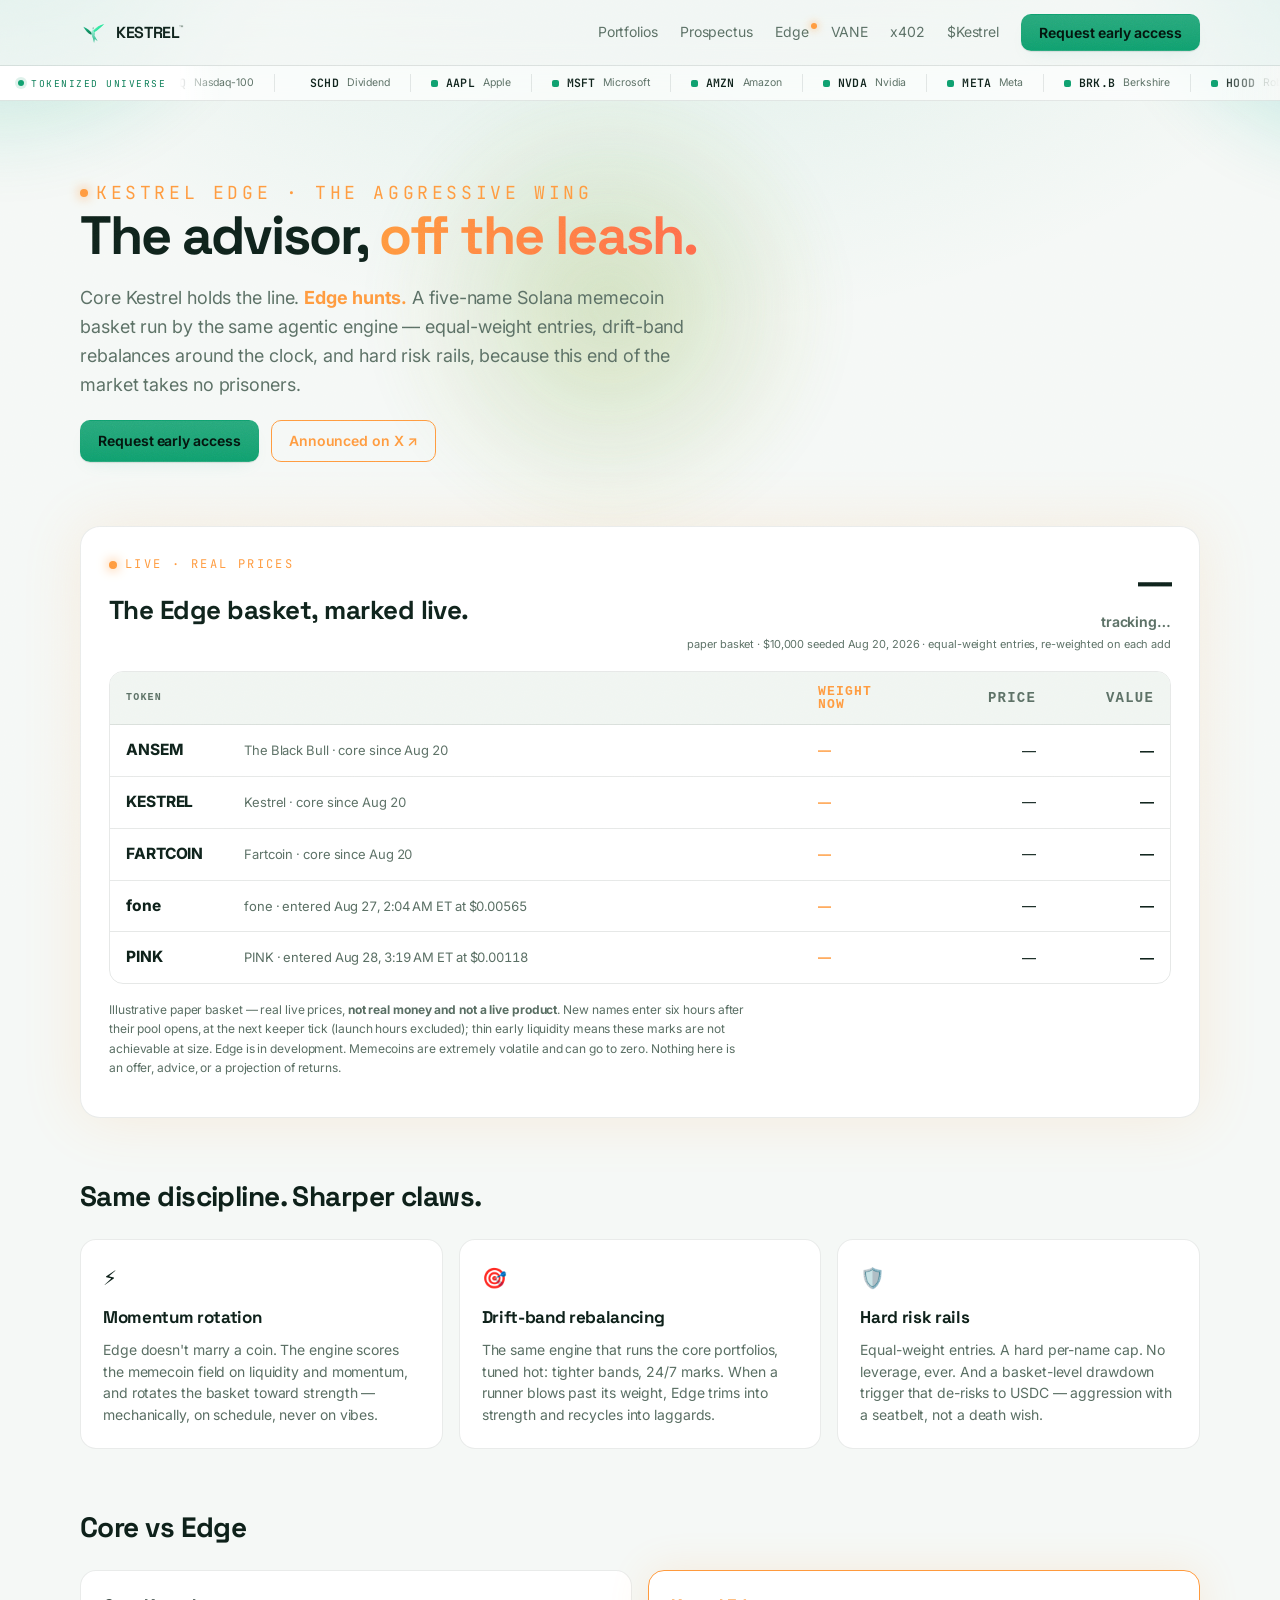
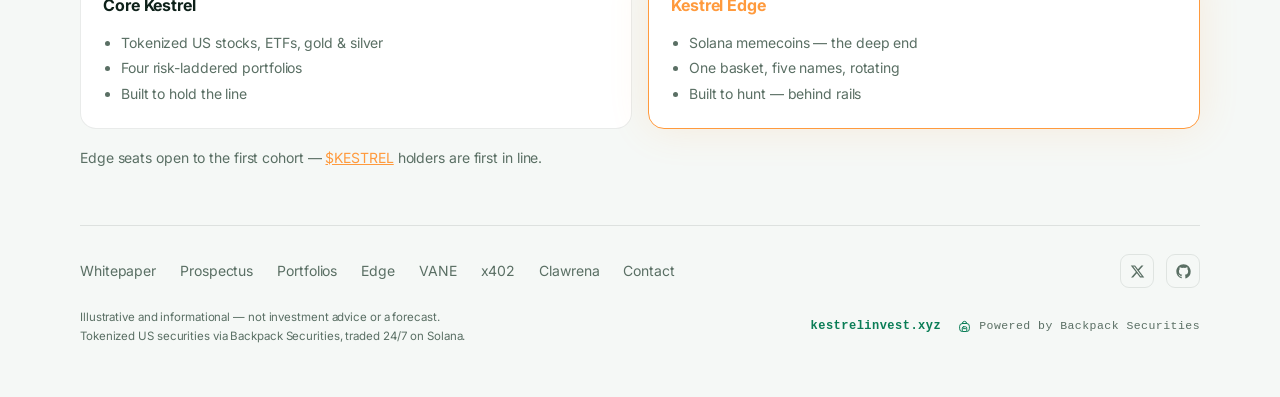
<file: edge.html>
<!doctype html>
<html lang="en">
<head>
<meta charset="utf-8">
<meta name="viewport" content="width=device-width, initial-scale=1, viewport-fit=cover">
<title>Kestrel Edge — the aggressive wing</title>
<meta name="description" content="Kestrel Edge — the aggressive wing of the agentic advisor. A disciplined, risk-railed memecoin basket on Solana, drift-band rebalanced 24/7. In development, tracked live.">
<link rel="canonical" href="https://kestrelinvest.xyz/edge.html">
<meta name="theme-color" content="#0e9f6e" media="(prefers-color-scheme: light)">
<meta name="theme-color" content="#04140d" media="(prefers-color-scheme: dark)">
<meta property="og:type" content="website">
<meta property="og:site_name" content="Kestrel">
<meta property="og:title" content="Kestrel Edge — the aggressive wing">
<meta property="og:description" content="Kestrel Edge — the aggressive wing of the agentic advisor. A disciplined, risk-railed memecoin basket on Solana, drift-band rebalanced 24/7. In development, tracked live.">
<meta property="og:url" content="https://kestrelinvest.xyz/edge.html">
<meta name="twitter:card" content="summary_large_image">
<meta name="twitter:title" content="Kestrel Edge — the aggressive wing">
<meta name="twitter:description" content="Kestrel Edge — the aggressive wing of the agentic advisor. A disciplined, risk-railed memecoin basket on Solana, drift-band rebalanced 24/7. In development, tracked live.">
<link rel="icon" href="data:image/svg+xml,%3Csvg xmlns='http://www.w3.org/2000/svg' viewBox='0 0 100 100'%3E%3Crect width='100' height='100' rx='22' fill='%230e9f6e'/%3E%3Cg fill='%23eafff4'%3E%3Cpath d='M47 52 C 37 40 27 31 13 26 C 20 40 30 51 43 57 Z'/%3E%3Cpath d='M45 55 C 42 49 43 42 49 38 C 47 35 46 31 49 28 C 52 31 53 35 52 39 C 58 43 60 51 56 60 L 68 82 L 57 73 L 54 88 L 50 71 C 47 66 46 61 45 55 Z'/%3E%3Cpath d='M51 40 C 63 27 76 19 93 15 C 80 28 67 40 55 47 Z'/%3E%3C/g%3E%3C/svg%3E">
<link rel="preconnect" href="https://fonts.googleapis.com">
<link rel="preconnect" href="https://fonts.gstatic.com" crossorigin>
<link rel="stylesheet" href="https://fonts.googleapis.com/css2?family=Inter:wght@400;500;600;700&family=Space+Grotesk:wght@500;600;700&family=JetBrains+Mono:wght@500;600&display=swap">
<style>
  :root {
    --bg:#f5f8f6; --surface:#ffffff; --surface-2:#f0f5f1;
    --ink:#0e211a; --muted:#5a6f64; --line:rgba(14,33,26,.10); --card-line:rgba(14,33,26,.09);
    --accent:#0e9f6e; --accent-ink:#0a7d56; --glow:rgba(14,159,110,.14); --market:#d2604f;
  }
  @media (prefers-color-scheme: dark) {
    :root { --bg:#070c0a; --surface:#0f1713; --surface-2:#131d17; --ink:#e9f2ec; --muted:#83988c;
      --line:rgba(255,255,255,.08); --card-line:rgba(255,255,255,.07);
      --accent:#2ee6a0; --accent-ink:#68f0bd; --glow:rgba(46,230,160,.16); --market:#f2836e; }
  }
  :root[data-theme="light"] { --bg:#f5f8f6; --surface:#ffffff; --surface-2:#f0f5f1; --ink:#0e211a; --muted:#5a6f64; --line:rgba(14,33,26,.10); --card-line:rgba(14,33,26,.09); --accent:#0e9f6e; --accent-ink:#0a7d56; --glow:rgba(14,159,110,.14); --market:#d2604f; }
  :root[data-theme="dark"] { --bg:#070c0a; --surface:#0f1713; --surface-2:#131d17; --ink:#e9f2ec; --muted:#83988c; --line:rgba(255,255,255,.08); --card-line:rgba(255,255,255,.07); --accent:#2ee6a0; --accent-ink:#68f0bd; --glow:rgba(46,230,160,.16); --market:#f2836e; }

  * { box-sizing: border-box; }
  html { scroll-behavior: smooth; }
  body { margin: 0; color: var(--ink); position: relative;
    font: 15.5px/1.6 ui-sans-serif, system-ui, -apple-system, "Segoe UI", Roboto, sans-serif; -webkit-font-smoothing: antialiased;
    background: radial-gradient(120% 55% at 50% -12%, var(--glow), transparent 52%), var(--bg); }
  .wrap { max-width: 1180px; margin: 0 auto; padding: 0 30px; }
  a { color: inherit; }

  nav { position: sticky; top: 0; z-index: 20; backdrop-filter: blur(12px); background: color-mix(in srgb, var(--bg) 78%, transparent); border-bottom: 1px solid var(--line); }
  .nav-in { max-width: 1180px; margin: 0 auto; padding: 14px 30px; display: flex; align-items: center; gap: 14px; }
  .brand { display: flex; align-items: center; gap: 10px; text-decoration: none; color: inherit; }
  .brand .logo { width: 26px; height: 26px; color: var(--accent); }
  .brand b { font-size: 16px; letter-spacing: 3px; font-weight: 650; }
  .brand .tm { font-size: 8px; font-weight: 600; letter-spacing: 0; vertical-align: super; margin-left: -1px; color: var(--muted); }
  .nav-links { margin-left: auto; display: flex; align-items: center; gap: 22px; }
  .nav-links a { color: var(--muted); text-decoration: none; font-size: 14px; font-family: inherit; }
  .nav-links a:hover { color: var(--ink); }
  .nav-toggle { display: none; margin-left: auto; width: 40px; height: 40px; border: 1px solid var(--card-line); border-radius: 10px; background: var(--surface); cursor: pointer; padding: 0; flex-direction: column; align-items: center; justify-content: center; gap: 4px; }
  .nav-toggle span { display: block; width: 18px; height: 2px; border-radius: 2px; background: var(--ink); transition: transform .2s ease, opacity .2s ease; }
  .nav-toggle[aria-expanded="true"] span:nth-child(1) { transform: translateY(6px) rotate(45deg); }
  .nav-toggle[aria-expanded="true"] span:nth-child(2) { opacity: 0; }
  .nav-toggle[aria-expanded="true"] span:nth-child(3) { transform: translateY(-6px) rotate(-45deg); }
  .btn { display: inline-flex; align-items: center; gap: 7px; border: 1px solid var(--accent); color: var(--accent-ink); background: transparent; padding: 9px 17px; border-radius: 10px; font-size: 14px; font-weight: 600; font-family: inherit; text-decoration: none; cursor: pointer; transition: all .16s ease; }
  .btn:hover { background: var(--accent); color: #04140d; box-shadow: 0 8px 24px var(--glow); }
  .btn.solid { background: linear-gradient(180deg, color-mix(in srgb, var(--accent) 90%, #fff), var(--accent)); color: #04140d; border-color: transparent; font-weight: 650; letter-spacing: -.004em; box-shadow: 0 1px 1px rgba(0,0,0,.10), 0 8px 20px -10px var(--glow); }
  .btn.solid:hover { transform: translateY(-1px); background: linear-gradient(180deg, color-mix(in srgb, var(--accent) 96%, #fff), var(--accent)); box-shadow: 0 2px 4px rgba(0,0,0,.12), 0 14px 30px -10px var(--glow); }
  .btn.solid:active { transform: translateY(0); }
  .btn:focus-visible { outline: 2px solid var(--accent-ink); outline-offset: 2px; }
  .eyebrow { font-family: ui-monospace, monospace; font-size: 12px; letter-spacing: .2em; text-transform: uppercase; color: var(--accent-ink); margin: 0 0 16px; }

  .chero { padding: 58px 0 8px; max-width: 640px; }
  .chero h1 { margin: 0; font-size: clamp(34px, 5vw, 54px); line-height: 1.04; font-weight: 800; letter-spacing: -.035em; }
  .chero p { margin: 20px 0 0; font-size: 18px; color: var(--muted); }

  .cgrid { display: grid; grid-template-columns: 380px 1fr; gap: 26px; padding: 34px 0 12px; align-items: start; }

  /* contact channels */
  .channels { display: flex; flex-direction: column; gap: 12px; }
  .chan { display: flex; align-items: center; gap: 14px; padding: 16px 18px; border: 1px solid var(--card-line); border-radius: 16px; background: var(--surface); text-decoration: none; color: inherit; transition: border-color .15s ease, transform .15s ease, box-shadow .15s ease; }
  .chan:hover { border-color: color-mix(in srgb, var(--accent) 45%, var(--card-line)); transform: translateY(-1px); box-shadow: 0 12px 28px -18px var(--glow); }
  .chan .ci { width: 42px; height: 42px; border-radius: 12px; flex: none; display: flex; align-items: center; justify-content: center; background: color-mix(in srgb, var(--accent) 12%, transparent); color: var(--accent-ink); }
  .chan .ci svg { width: 20px; height: 20px; }
  .chan .cx { flex: 1; min-width: 0; }
  .chan .cl, .cv { display: block; }
  .cl { font-family: ui-monospace, monospace; font-size: 10px; letter-spacing: .14em; text-transform: uppercase; color: var(--muted); }
  .chan .cv { font-size: 15px; font-weight: 650; margin-top: 2px; letter-spacing: -.01em; overflow: hidden; text-overflow: ellipsis; white-space: nowrap; }
  .chan .car { color: var(--muted); flex: none; transition: color .15s ease; }
  .chan:hover .car { color: var(--accent-ink); }
  .assurance { margin-top: 6px; padding: 16px 18px; border: 1px dashed var(--card-line); border-radius: 14px; color: var(--muted); font-size: 13px; line-height: 1.55; }
  .assurance b { color: var(--ink); }

  /* inquiry form */
  .cform-wrap { border: 1px solid var(--card-line); border-radius: 20px; background: var(--surface); padding: 30px 30px 26px; box-shadow: 0 30px 70px -50px var(--glow); }
  .cform-wrap h2 { margin: 0 0 6px; font-size: 22px; font-weight: 750; letter-spacing: -.02em; }
  .cform-wrap .fh { margin: 0 0 20px; color: var(--muted); font-size: 14.5px; }
  .fields { display: flex; flex-direction: column; gap: 14px; }
  .field label { display: block; font-size: 12.5px; font-weight: 600; margin-bottom: 6px; }
  .field input, .field textarea { width: 100%; padding: 12px 13px; border: 1px solid var(--card-line); border-radius: 11px; background: var(--bg); color: var(--ink); font: inherit; font-size: 15px; transition: border-color .15s ease, box-shadow .15s ease; }
  .field textarea { min-height: 148px; resize: vertical; line-height: 1.6; }
  .field input:focus, .field textarea:focus { outline: none; border-color: var(--accent); box-shadow: 0 0 0 3px var(--glow); }
  .field.bad input, .field.bad textarea { border-color: var(--market); }
  .ferr { display: block; min-height: 15px; margin-top: 5px; font-size: 12px; color: var(--market); }
  .csubmit { width: 100%; justify-content: center; padding: 14px; font-size: 15px; margin-top: 4px; }
  .csubmit[disabled] { opacity: .6; cursor: default; }
  .cdone { text-align: center; padding: 20px 6px; }
  .cdone .ck { width: 58px; height: 58px; margin: 0 auto 14px; border-radius: 50%; display: flex; align-items: center; justify-content: center; color: #04140d; background: var(--accent); box-shadow: 0 0 0 8px var(--glow); }
  .cdone h2 { margin: 0 0 8px; font-size: 22px; font-weight: 750; }
  .cdone p { margin: 0 auto; color: var(--muted); font-size: 14.5px; max-width: 40ch; }
  .cdone a { color: var(--accent-ink); font-weight: 600; text-decoration: none; }

  /* early-access modal (shared) */
  .ea-eyebrow { display: inline-flex; align-items: center; gap: 8px; font-family: ui-monospace, monospace; font-size: 11px; letter-spacing: .14em; text-transform: uppercase; color: var(--accent-ink); }
  .ea-eyebrow i { width: 7px; height: 7px; border-radius: 50%; background: var(--accent); box-shadow: 0 0 0 4px var(--glow); }
  .ea-overlay { position: fixed; inset: 0; z-index: 60; display: flex; align-items: center; justify-content: center; padding: 20px; background: color-mix(in srgb, #04140d 55%, transparent); backdrop-filter: blur(6px); animation: eaFade .2s ease; }
  .ea-overlay[hidden] { display: none; }
  @keyframes eaFade { from { opacity: 0; } to { opacity: 1; } }
  .ea-modal { position: relative; width: 100%; max-width: 440px; background: var(--surface); border: 1px solid var(--card-line); border-radius: 20px; padding: 32px 30px 28px; box-shadow: 0 50px 100px -30px rgba(0,0,0,.5); animation: eaRise .25s cubic-bezier(.2,.7,.2,1); max-height: calc(100dvh - 40px); overflow-y: auto; }
  @keyframes eaRise { from { opacity: 0; transform: translateY(14px); } to { opacity: 1; transform: none; } }
  .ea-close { position: absolute; top: 14px; right: 14px; width: 32px; height: 32px; border: none; border-radius: 9px; background: var(--surface-2); color: var(--muted); font-size: 13px; cursor: pointer; }
  .ea-close:hover { color: var(--ink); }
  .ea-modal h2 { margin: 14px 0 8px; font-size: 23px; font-weight: 750; letter-spacing: -.02em; }
  .ea-sub { margin: 0 0 20px; color: var(--muted); font-size: 14px; line-height: 1.5; }
  .ea-field { display: block; margin-bottom: 14px; }
  .ea-lab { display: block; font-size: 12.5px; font-weight: 600; color: var(--ink); margin-bottom: 6px; }
  .ea-field input { width: 100%; padding: 12px 13px; border: 1px solid var(--card-line); border-radius: 11px; background: var(--bg); color: var(--ink); font: inherit; font-size: 15px; }
  #eaWallet { font-family: ui-monospace, monospace; font-size: 13.5px; }
  .ea-field input:focus { outline: none; border-color: var(--accent); box-shadow: 0 0 0 3px var(--glow); }
  .ea-field.bad input { border-color: var(--market); }
  .ea-err { display: block; min-height: 15px; margin-top: 5px; font-size: 12px; color: var(--market); }
  .ea-submit { width: 100%; justify-content: center; padding: 13px; margin-top: 4px; font-size: 15px; }
  .ea-submit[disabled] { opacity: .6; cursor: default; }
  .ea-trust { display: flex; align-items: flex-start; gap: 8px; margin: 16px 0 0; font-size: 11.5px; line-height: 1.5; color: var(--muted); }
  .ea-trust svg { flex: none; margin-top: 1px; color: var(--accent-ink); }
  .ea-done { text-align: center; }
  .ea-check { width: 58px; height: 58px; margin: 4px auto 4px; border-radius: 50%; display: flex; align-items: center; justify-content: center; color: #04140d; background: var(--accent); box-shadow: 0 0 0 8px var(--glow); }
  .ea-done .btn { margin-top: 18px; }
  body.ea-lock { overflow: hidden; }

  footer { margin-top: 44px; border-top: 1px solid var(--line); padding: 28px 0 52px; display: flex; flex-direction: column; gap: 20px; }
  footer .cap { color: var(--muted); font-size: 11.5px; max-width: 56ch; }
  .foot-links { display: flex; flex-wrap: wrap; align-items: center; gap: 12px 24px; }
  .foot-links a { color: var(--muted); text-decoration: none; font-size: 14px; }
  .foot-links a:hover { color: var(--ink); }
  .foot-contact { margin-left: auto; display: inline-flex; align-items: center; gap: 12px; }
  .foot-x { display: inline-flex; width: 34px; height: 34px; align-items: center; justify-content: center; border: 1px solid var(--card-line); border-radius: 9px; color: var(--ink); transition: border-color .15s ease, background .15s ease; }
  .foot-x:hover { border-color: var(--accent); }
  .foot-x svg { width: 15px; height: 15px; }
  .foot-bottom { display: flex; justify-content: space-between; gap: 16px; flex-wrap: wrap; align-items: center; }
  .foot-meta { display: inline-flex; align-items: center; gap: 16px; flex-wrap: wrap; }
  .foot-dom { font-family: ui-monospace, monospace; font-size: 12px; letter-spacing: .04em; color: var(--accent-ink); text-decoration: none; font-weight: 600; }
  .bpbadge { display: inline-flex; align-items: center; gap: 7px; font-family: ui-monospace, monospace; font-size: 11.5px; letter-spacing: .04em; color: var(--muted); }
  .bpbadge .bp { width: 15px; height: 15px; color: var(--accent-ink); flex: none; }

  @media (max-width: 820px) { .cgrid { grid-template-columns: 1fr; gap: 18px; } }
  @media (max-width: 680px) {
    .wrap { padding: 0 18px; }
    .nav-in { padding: 12px 18px; gap: 10px; position: relative; }
    .nav-toggle { display: flex; }
    .nav-links { position: absolute; top: calc(100% + 1px); left: 0; right: 0; margin: 0; flex-direction: column; align-items: stretch; gap: 0; background: var(--surface); border-bottom: 1px solid var(--line); box-shadow: 0 20px 40px -24px var(--glow); padding: 8px 18px 16px; display: none; }
    .nav-links.open { display: flex; }
    .nav-links a { padding: 13px 4px; font-size: 15px; border-bottom: 1px solid var(--card-line); }
    .nav-links .btn { margin-top: 12px; justify-content: center; padding: 12px; }
    .chero { padding: 40px 0 4px; }
    .cform-wrap { padding: 24px 18px 22px; }
    .ea-overlay { padding: 12px; align-items: flex-end; }
    .ea-modal { padding: 26px 20px 22px; border-radius: 18px 18px 16px 16px; }
  }
  @media (prefers-reduced-motion: reduce) { html { scroll-behavior: auto; } }

  /* KESTREL EDGE */
  :root{--edge:#ff9a3d;--edge-hot:#ffb86b;--edge-glow:rgba(255,154,61,.14)}
  .edge-hero p strong{color:var(--edge)}
  .edge-hot{background:linear-gradient(100deg,var(--edge),#ff6b4a);-webkit-background-clip:text;background-clip:text;color:transparent}
  .edge-eyebrow{color:var(--edge)!important;display:flex;align-items:center;gap:8px}
  .edge-dot{width:8px;height:8px;border-radius:50%;background:var(--edge);display:inline-block;box-shadow:0 0 12px var(--edge);animation:edgepulse 1.6s infinite}
  @keyframes edgepulse{0%,100%{opacity:1}50%{opacity:.35}}
  .edge-cta{display:flex;gap:12px;margin-top:20px;flex-wrap:wrap}
  .edge-ghost{border:1px solid var(--edge);color:var(--edge)!important;background:transparent}
  .edge-ghost:hover{background:var(--edge-glow)}
  .edge-live{margin:56px 0;padding:28px;background:var(--surface);border:1px solid var(--card-line);border-radius:20px;box-shadow:0 0 60px var(--edge-glow)}
  .eg-head{display:flex;justify-content:space-between;align-items:flex-start;gap:20px;flex-wrap:wrap;margin-bottom:18px}
  .eg-head h2{margin:6px 0 0;font-size:26px}
  .eg-nav-box{text-align:right;display:flex;flex-direction:column;gap:2px}
  .eg-nav{font-size:34px;font-weight:750;letter-spacing:-.02em;font-variant-numeric:tabular-nums}
  .eg-ret{font-weight:650;font-size:14px;color:var(--muted);font-variant-numeric:tabular-nums}
  .eg-ret.up{color:var(--accent)}.eg-ret.down{color:#ff6b6b}
  .eg-since{font-size:11px;color:var(--muted)}
  .eg-table{border:1px solid var(--line);border-radius:14px;overflow:hidden}
  .eg-row{display:grid;grid-template-columns:110px 1fr 80px 130px 110px;gap:8px;padding:13px 16px;border-bottom:1px solid var(--line);align-items:center;font-variant-numeric:tabular-nums}
  .eg-row:last-child{border-bottom:0}
  .eg-h{font:600 10px/1 ui-monospace,monospace;letter-spacing:.12em;text-transform:uppercase;color:var(--muted);background:var(--surface-2)}
  .eg-tick{font-weight:750}.eg-name{color:var(--muted);font-size:13px}
  .eg-w{color:var(--edge);font-weight:650;font-size:13px}
  .eg-px,.eg-val{text-align:right;font-size:14px}
  .eg-val{font-weight:650}
  .edge-how,.edge-vs{margin:56px 0}
  .edge-how h2,.edge-vs h2{font-size:28px;margin-bottom:20px}
  .edge-feats{display:grid;grid-template-columns:repeat(3,1fr);gap:16px}
  @media(max-width:820px){.edge-feats{grid-template-columns:1fr}.eg-row{grid-template-columns:80px 1fr 56px 100px 90px;padding:12px 12px}}
  .efeat{background:var(--surface);border:1px solid var(--card-line);border-radius:16px;padding:22px}
  .efeat h3{margin:10px 0 8px;font-size:17px}.efeat p{color:var(--muted);font-size:14px;line-height:1.55;margin:0}
  .efi{font-size:20px}
  .evs{display:grid;grid-template-columns:1fr 1fr;gap:16px}
  @media(max-width:640px){.evs{grid-template-columns:1fr}}
  .evs-col{background:var(--surface);border:1px solid var(--card-line);border-radius:16px;padding:22px}
  .evs-col h4{margin:0 0 12px;font-size:16px}
  .evs-col ul{margin:0;padding-left:18px;color:var(--muted);font-size:14px;line-height:1.8}
  .evs-edge{border-color:var(--edge);box-shadow:0 0 40px var(--edge-glow)}
  .evs-edge h4{color:var(--edge)}
  .edge-key{margin-top:18px;color:var(--muted);font-size:14px}
  .edge-key a{color:var(--edge)}
  .lp-note{margin-top:16px;font-size:12px;color:var(--muted);max-width:640px}

  .edge-navlink{position:relative}
  .edge-navdot{position:absolute;top:2px;right:-8px;width:6px;height:6px;border-radius:50%;background:#ff9a3d;display:inline-block;box-shadow:0 0 8px #ff9a3d}
</style>
<link rel="stylesheet" href="elevate.css">

<svg width="0" height="0" style="position:absolute" aria-hidden="true">
  <defs>
    <linearGradient id="kxNear" x1="0" y1="0" x2="1" y2="1"><stop offset="0" stop-color="#9dffdd"/><stop offset=".5" stop-color="#2ee6a0"/><stop offset="1" stop-color="#0e9f6e"/></linearGradient>
    <linearGradient id="kxFar" x1="0" y1="0" x2="1" y2="1"><stop offset="0" stop-color="#15b884"/><stop offset="1" stop-color="#0a7047"/></linearGradient>
    <linearGradient id="kxBod" x1="0" y1="0" x2="0" y2="1"><stop offset="0" stop-color="#c7ffee"/><stop offset="1" stop-color="#12b07d"/></linearGradient>
  </defs>
  <symbol id="kestrel" viewBox="0 0 100 100">
    <path fill="url(#kxFar)" d="M47 52 C 37 40 27 31 13 26 C 20 40 30 51 43 57 Z"/>
    <path fill="url(#kxBod)" d="M45 55 C 42 49 43 42 49 38 C 47 35 46 31 49 28 C 52 31 53 35 52 39 C 58 43 60 51 56 60 L 68 82 L 57 73 L 54 88 L 50 71 C 47 66 46 61 45 55 Z"/>
    <path fill="url(#kxNear)" d="M51 40 C 63 27 76 19 93 15 C 80 28 67 40 55 47 Z"/>
    <path fill="#2ee6a0" opacity=".75" d="M72 25 C 80 20 86 18 92 16 C 85 23 77 29 69 34 Z"/>
    <circle cx="50.5" cy="31" r="1.8" fill="#0a1712"/>
  </symbol>
  <symbol id="bp" viewBox="0 0 24 24" fill="none" stroke="currentColor" stroke-width="1.6" stroke-linecap="round" stroke-linejoin="round">
    <path d="M8.5 7.2 a3.5 3.5 0 0 1 7 0"/><rect x="4.2" y="7.2" width="15.6" height="12.8" rx="4.4"/><rect x="8.4" y="12.4" width="7.2" height="7.6" rx="2"/><line x1="10.4" y1="15.4" x2="13.6" y2="15.4"/>
  </symbol>
</svg>

<nav>
  <div class="nav-in">
    <a class="brand" href="index.html"><svg class="logo"><use href="#kestrel"/></svg><b>KESTREL<span class="tm">&#8482;</span></b></a>
    <button class="nav-toggle" id="navToggle" type="button" aria-label="Open menu" aria-expanded="false"><span></span><span></span><span></span></button>
    <div class="nav-links" id="navLinks">
      <a href="portfolios.html">Portfolios</a>
      <a href="prospectus.html">Prospectus</a>
      <a href="edge.html" class="edge-navlink">Edge<i class="edge-navdot"></i></a>
      <a href="vane.html">VANE</a>
      <a href="x402.html">x402</a>
      <a href="https://pump.fun/coin/G9ALRz5jtq6wG7dijjsb1TvkGatwPNcnhbAGECVQpump" id="tokenLink" target="_blank" rel="noopener">$Kestrel</a>
      <button class="btn solid js-ea" type="button">Request early access</button>
    </div>
  </div>
</nav>

<div class="wrap">
  <header class="chero edge-hero">
    <p class="eyebrow edge-eyebrow"><i class="edge-dot"></i>Kestrel Edge · The aggressive wing</p>
    <h1>The advisor, <span class="edge-hot">off the leash.</span></h1>
    <p>Core Kestrel holds the line. <strong>Edge hunts.</strong> A five-name Solana memecoin basket run by the same agentic engine — equal-weight entries, drift-band rebalances around the clock, and hard risk rails, because this end of the market takes no prisoners.</p>
    <div class="edge-cta"><button class="btn solid js-ea" type="button">Request early access</button>
    <a class="btn edge-ghost" href="https://x.com/KestrelInvest/status/2091022978322440237" target="_blank" rel="noopener">Announced on X ↗</a></div>
  </header>

  <section class="edge-live">
    <div class="eg-head">
      <div><p class="eyebrow edge-eyebrow"><i class="edge-dot"></i>Live · real prices</p>
      <h2>The Edge basket, marked live.</h2></div>
      <div class="eg-nav-box"><span class="eg-nav" id="egNav">—</span><span class="eg-ret" id="egRet">tracking…</span>
      <span class="eg-since">paper basket · $10,000 seeded Aug 20, 2026 · equal-weight entries, re-weighted on each add</span></div>
    </div>
    <div class="eg-table">
      <div class="eg-row eg-h"><span class="eg-tick">Token</span><span class="eg-name"></span><span class="eg-w">Weight now</span><span class="eg-px">Price</span><span class="eg-val">Value</span></div>
      <div class="eg-row" data-t="ANSEM"><span class="eg-tick">ANSEM</span><span class="eg-name">The Black Bull · core since Aug 20</span><span class="eg-w" data-w>—</span><span class="eg-px" data-px>—</span><span class="eg-val" data-val>—</span></div>
      <div class="eg-row" data-t="KESTREL"><span class="eg-tick">KESTREL</span><span class="eg-name">Kestrel · core since Aug 20</span><span class="eg-w" data-w>—</span><span class="eg-px" data-px>—</span><span class="eg-val" data-val>—</span></div>
      <div class="eg-row" data-t="FARTCOIN"><span class="eg-tick">FARTCOIN</span><span class="eg-name">Fartcoin · core since Aug 20</span><span class="eg-w" data-w>—</span><span class="eg-px" data-px>—</span><span class="eg-val" data-val>—</span></div>
      <div class="eg-row" data-t="fone"><span class="eg-tick">fone</span><span class="eg-name">fone · entered Aug 27, 2:04 AM ET at $0.00565</span><span class="eg-w" data-w>—</span><span class="eg-px" data-px>—</span><span class="eg-val" data-val>—</span></div>
      <div class="eg-row" data-t="PINK"><span class="eg-tick">PINK</span><span class="eg-name">PINK · entered Aug 28, 3:19 AM ET at $0.00118</span><span class="eg-w" data-w>—</span><span class="eg-px" data-px>—</span><span class="eg-val" data-val>—</span></div>
      </div>
    <p class="lp-note">Illustrative paper basket — real live prices, <strong>not real money and not a live product</strong>. New names enter six hours after their pool opens, at the next keeper tick (launch hours excluded); thin early liquidity means these marks are not achievable at size. Edge is in development. Memecoins are extremely volatile and can go to zero. Nothing here is an offer, advice, or a projection of returns.</p>
  </section>

  <section class="edge-how">
    <h2>Same discipline. Sharper claws.</h2>
    <div class="edge-feats">
      <div class="efeat"><span class="efi">⚡</span><h3>Momentum rotation</h3><p>Edge doesn&#39;t marry a coin. The engine scores the memecoin field on liquidity and momentum, and rotates the basket toward strength — mechanically, on schedule, never on vibes.</p></div>
      <div class="efeat"><span class="efi">🎯</span><h3>Drift-band rebalancing</h3><p>The same engine that runs the core portfolios, tuned hot: tighter bands, 24/7 marks. When a runner blows past its weight, Edge trims into strength and recycles into laggards.</p></div>
      <div class="efeat"><span class="efi">🛡️</span><h3>Hard risk rails</h3><p>Equal-weight entries. A hard per-name cap. No leverage, ever. And a basket-level drawdown trigger that de-risks to USDC — aggression with a seatbelt, not a death wish.</p></div>
    </div>
  </section>

  <section class="edge-vs">
    <h2>Core vs Edge</h2>
    <div class="evs">
      <div class="evs-col"><h4>Core Kestrel</h4><ul><li>Tokenized US stocks, ETFs, gold &amp; silver</li><li>Four risk-laddered portfolios</li><li>Built to hold the line</li></ul></div>
      <div class="evs-col evs-edge"><h4>Kestrel Edge</h4><ul><li>Solana memecoins — the deep end</li><li>One basket, five names, rotating</li><li>Built to hunt — behind rails</li></ul></div>
    </div>
    <p class="edge-key">Edge seats open to the first cohort — <a href="https://pump.fun/coin/G9ALRz5jtq6wG7dijjsb1TvkGatwPNcnhbAGECVQpump" target="_blank" rel="noopener">$KESTREL</a> holders are first in line.</p>
  </section>

  <footer>
    <div class="foot-links">
      <a href="whitepaper.html">Whitepaper</a>
      <a href="prospectus.html">Prospectus</a>
      <a href="portfolios.html">Portfolios</a>
      <a href="edge.html">Edge</a>
      <a href="vane.html">VANE</a>
      <a href="x402.html">x402</a>
      <a href="clawrena.html">Clawrena</a>
      <a href="contact.html">Contact</a>
      <span class="foot-contact">
        <a class="foot-x" href="https://x.com/KestrelInvest" target="_blank" rel="noopener" aria-label="Kestrel on X"><svg viewBox="0 0 24 24" fill="currentColor"><path d="M18.244 2.25h3.308l-7.227 8.26 8.502 11.24H16.17l-5.214-6.817L4.99 21.75H1.68l7.73-8.835L1.254 2.25H8.08l4.713 6.231zm-1.161 17.52h1.833L7.084 4.126H5.117z"/></svg></a>
        <a class="foot-x" href="https://github.com/KestrelInvest" target="_blank" rel="noopener" aria-label="Kestrel on GitHub"><svg viewBox="0 0 24 24" fill="currentColor"><path d="M12 .5C5.65.5.5 5.65.5 12c0 5.08 3.29 9.39 7.86 10.91.58.1.79-.25.79-.56v-2c-3.2.7-3.87-1.37-3.87-1.37-.52-1.33-1.28-1.68-1.28-1.68-1.05-.72.08-.7.08-.7 1.16.08 1.77 1.19 1.77 1.19 1.03 1.77 2.7 1.26 3.36.96.1-.75.4-1.26.73-1.55-2.55-.29-5.24-1.28-5.24-5.68 0-1.26.45-2.28 1.19-3.09-.12-.29-.52-1.46.11-3.05 0 0 .97-.31 3.17 1.18a11 11 0 0 1 5.78 0c2.2-1.49 3.17-1.18 3.17-1.18.63 1.59.23 2.76.11 3.05.74.81 1.19 1.83 1.19 3.09 0 4.41-2.69 5.38-5.25 5.67.41.36.78 1.06.78 2.14v3.17c0 .31.21.67.8.56A11.51 11.51 0 0 0 23.5 12C23.5 5.65 18.35.5 12 .5z"/></svg></a>
      </span>
    </div>
    <div class="foot-bottom">
      <span class="cap">Illustrative and informational — not investment advice or a forecast. Tokenized US securities via Backpack Securities, traded 24/7 on Solana.</span>
      <span class="foot-meta"><a class="foot-dom" href="index.html">kestrelinvest.xyz</a><span class="bpbadge"><svg class="bp"><use href="#bp"/></svg>Powered by Backpack Securities</span></span>
    </div>
  </footer>
</div>

<div class="ea-overlay" id="eaOverlay" hidden>
  <div class="ea-modal" role="dialog" aria-modal="true" aria-labelledby="eaTitle">
    <button class="ea-close" id="eaClose" type="button" aria-label="Close">&#10005;</button>
    <div class="ea-view" id="eaFormView">
      <span class="ea-eyebrow"><i></i>Early access · Limited first cohort</span>
      <h2 id="eaTitle">Request an invitation</h2>
      <p class="ea-sub">We're onboarding a small first cohort. Reserve your place — every request is reviewed before access opens.</p>
      <form id="eaForm" novalidate>
        <label class="ea-field"><span class="ea-lab">Solana wallet address</span>
          <input type="text" id="eaWallet" name="wallet" autocomplete="off" autocapitalize="off" spellcheck="false" placeholder="e.g. 7xKX…9dPq" />
          <span class="ea-err" id="eaWalletErr" role="alert"></span></label>
        <label class="ea-field"><span class="ea-lab">Email address</span>
          <input type="email" id="eaEmail" name="email" autocomplete="email" placeholder="you@email.com" />
          <span class="ea-err" id="eaEmailErr" role="alert"></span></label>
        <button class="btn solid ea-submit" id="eaSubmit" type="submit">Request early access</button>
        <p class="ea-trust"><svg width="15" height="15" viewBox="0 0 24 24" fill="none" stroke="currentColor" stroke-width="2" stroke-linecap="round" stroke-linejoin="round"><rect x="4" y="10" width="16" height="10" rx="2"/><path d="M8 10V7a4 4 0 0 1 8 0v3"/></svg><span>Non-custodial. Your address only whitelists early access — Kestrel never takes custody or asks for your keys.</span></p>
      </form>
    </div>
    <div class="ea-view ea-done" id="eaDoneView" hidden>
      <div class="ea-check"><svg width="26" height="26" viewBox="0 0 24 24" fill="none" stroke="currentColor" stroke-width="2.4" stroke-linecap="round" stroke-linejoin="round"><path d="M20 6 9 17l-5-5"/></svg></div>
      <h2>Request received</h2>
      <p class="ea-sub">You're on the early-access list. We review every request personally and will email you the moment your cohort opens.</p>
      <button class="btn solid" id="eaDoneClose" type="button">Done</button>
    </div>
  </div>
</div>

<script>
(function(){
  var $=function(id){ return document.getElementById(id); };
  var emailRe=/^[^\s@]+@[^\s@]+\.[^\s@]{2,}$/;

  // nav
  var navToggle=$("navToggle"), navLinks=$("navLinks");
  function closeNav(){ navLinks.classList.remove("open"); navToggle.setAttribute("aria-expanded","false"); }
  navToggle.addEventListener("click", function(){ var o=navLinks.classList.toggle("open"); navToggle.setAttribute("aria-expanded", o?"true":"false"); });
  Array.prototype.forEach.call(navLinks.querySelectorAll("a"), function(a){ a.addEventListener("click", function(e){ if(a.getAttribute("href")==="#"){ e.preventDefault(); } closeNav(); }); });

  // contact inquiry form -> composes an email to info@kestrelinvest.xyz
  var CONTACT_ENDPOINT=""; // set to a form endpoint later to capture server-side; falls back to mailto compose
  var cForm=$("cForm"), cEmail=$("cEmail"), cSubject=$("cSubject"), cMessage=$("cMessage");
  var cEmailErr=$("cEmailErr"), cSubjectErr=$("cSubjectErr"), cMessageErr=$("cMessageErr"), cSubmit=$("cSubmit");
  function setErr(inp,e,m){ inp.closest(".field").classList.add("bad"); e.textContent=m; }
  function clrErr(inp,e){ inp.closest(".field").classList.remove("bad"); e.textContent=""; }
  cEmail.addEventListener("input", function(){ clrErr(cEmail,cEmailErr); });
  cSubject.addEventListener("input", function(){ clrErr(cSubject,cSubjectErr); });
  cMessage.addEventListener("input", function(){ clrErr(cMessage,cMessageErr); });
  function done(){ $("cFormView").hidden=true; $("cDoneView").hidden=false; }
  function sendContact(email, subject, message){
    if(CONTACT_ENDPOINT){
      return fetch(CONTACT_ENDPOINT,{ method:"POST", headers:{"Content-Type":"application/json","Accept":"application/json"},
        body:JSON.stringify({ email:email, subject:subject, message:message, source:"kestrelinvest.xyz/contact" }) })
        .then(function(r){ if(!r.ok) throw new Error("x"); });
    }
    var body = message + "\n\n— " + email;
    var href = "mailto:info@kestrelinvest.xyz?subject=" + encodeURIComponent(subject) + "&body=" + encodeURIComponent(body);
    window.location.href = href;
    return Promise.resolve();
  }
  cForm.addEventListener("submit", function(e){
    e.preventDefault();
    var em=cEmail.value.trim(), sub=cSubject.value.trim(), msg=cMessage.value.trim(), ok=true;
    if(!emailRe.test(em)){ setErr(cEmail,cEmailErr,"Enter a valid email so we can reply."); ok=false; } else clrErr(cEmail,cEmailErr);
    if(sub.length<2){ setErr(cSubject,cSubjectErr,"Add a short subject."); ok=false; } else clrErr(cSubject,cSubjectErr);
    if(msg.length<10){ setErr(cMessage,cMessageErr,"Tell us a little more (at least a sentence)."); ok=false; } else clrErr(cMessage,cMessageErr);
    if(!ok) return;
    cSubmit.disabled=true; cSubmit.textContent="Sending…";
    sendContact(em,sub,msg).then(done).catch(function(){
      cSubmit.disabled=false; cSubmit.textContent="Send message";
      setErr(cMessage,cMessageErr,"Something went wrong — email us at info@kestrelinvest.xyz.");
    });
  });

  // early-access modal (shared)
  var EA_ENDPOINT = "https://formsubmit.co/ajax/info@kestrelinvest.xyz";
  var overlay=$("eaOverlay"), formView=$("eaFormView"), doneView=$("eaDoneView");
  var eaForm=$("eaForm"), eaWallet=$("eaWallet"), eaEmail=$("eaEmail"), eaWErr=$("eaWalletErr"), eaEErr=$("eaEmailErr"), eaSubmit=$("eaSubmit");
  var lastFocus=null;
  function isSolAddress(a){
    if(!/^[1-9A-HJ-NP-Za-km-z]{32,44}$/.test(a)) return false;
    var AL="123456789ABCDEFGHJKLMNPQRSTUVWXYZabcdefghijkmnopqrstuvwxyz", bytes=[0], i, j;
    for(i=0;i<a.length;i++){ var v=AL.indexOf(a.charAt(i)); if(v<0) return false; var carry=v;
      for(j=0;j<bytes.length;j++){ carry+=bytes[j]*58; bytes[j]=carry&0xff; carry>>=8; }
      while(carry){ bytes.push(carry&0xff); carry>>=8; } }
    for(i=0;i<a.length && a.charAt(i)==='1';i++) bytes.push(0);
    return bytes.length===32;
  }
  function eSetErr(inp,e,m){ inp.closest(".ea-field").classList.add("bad"); e.textContent=m; }
  function eClrErr(inp,e){ inp.closest(".ea-field").classList.remove("bad"); e.textContent=""; }
  eaWallet.addEventListener("input", function(){ eClrErr(eaWallet,eaWErr); });
  eaEmail.addEventListener("input", function(){ eClrErr(eaEmail,eaEErr); });
  function openEA(){ closeNav(); lastFocus=document.activeElement; formView.hidden=false; doneView.hidden=true; overlay.hidden=false; document.body.classList.add("ea-lock"); setTimeout(function(){ eaWallet.focus(); },40); }
  function closeEA(){ overlay.hidden=true; document.body.classList.remove("ea-lock"); if(lastFocus&&lastFocus.focus) lastFocus.focus(); }
  Array.prototype.forEach.call(document.querySelectorAll(".js-ea"), function(b){ b.addEventListener("click", openEA); });
  $("eaClose").addEventListener("click", closeEA);
  $("eaDoneClose").addEventListener("click", closeEA);
  overlay.addEventListener("click", function(e){ if(e.target===overlay) closeEA(); });
  document.addEventListener("keydown", function(e){ if(e.key==="Escape" && !overlay.hidden) closeEA(); });
  eaForm.addEventListener("submit", function(e){
    e.preventDefault();
    var w=eaWallet.value.trim(), em=eaEmail.value.trim(), ok=true;
    if(!isSolAddress(w)){ eSetErr(eaWallet,eaWErr,"Enter a valid Solana wallet address."); ok=false; } else eClrErr(eaWallet,eaWErr);
    if(!emailRe.test(em)){ eSetErr(eaEmail,eaEErr,"Enter a valid email address."); ok=false; } else eClrErr(eaEmail,eaEErr);
    if(!ok) return;
    eaSubmit.disabled=true; eaSubmit.textContent="Submitting…";
    try{ localStorage.setItem("kestrel_ea", JSON.stringify({wallet:w,email:em})); }catch(_){}
    var p = EA_ENDPOINT ? fetch(EA_ENDPOINT,{method:"POST",headers:{"Content-Type":"application/json","Accept":"application/json"},body:JSON.stringify({wallet:w,email:em,source:"kestrelinvest.xyz/contact"})}).then(function(r){ if(!r.ok) throw new Error("x"); }) : Promise.resolve();
    p.then(function(){ formView.hidden=true; doneView.hidden=false; setTimeout(function(){ $("eaDoneClose").focus(); },40); })
     .catch(function(){ eaSubmit.disabled=false; eaSubmit.textContent="Request early access"; eSetErr(eaEmail,eaEErr,"Something went wrong — please try again."); });
  });
})();
</script>

<script src="elevate.js" defer></script>

<script>
(function(){
  var UNITS={"ANSEM": 11971.5202, "KESTREL": 61913768.7853, "FARTCOIN": 22174.9285, "fone": 193974.5167, "PINK": 3902070.7713}, MINTS={"ANSEM": "9cRCn9rGT8V2imeM2BaKs13yhMEais3ruM3rPvTGpump", "KESTREL": "G9ALRz5jtq6wG7dijjsb1TvkGatwPNcnhbAGECVQpump", "FARTCOIN": "9BB6NFEcjBCtnNLFko2FqVQBq8HHM13kCyYcdQbgpump", "fone": "CTPoyCwkjMvoJwU4xvZZqoD8tiYk6yDchySiN5gGpump", "PINK": "AVBN6kXdaw27ySuvMevKYzNTL8d39b7sGQFDCmsvpump"};
  var ids=Object.values(MINTS).join(",");
  fetch("https://lite-api.jup.ag/price/v3?ids="+ids)
    .then(function(r){if(!r.ok)throw 0;return r.json()}).catch(function(){return {}})
    .then(function(px){
      var missing=Object.values(MINTS).filter(function(m){var r=px[m];return !(r&&(r.usdPrice||r.price)>0)});
      if(!missing.length)return px;
      return fetch("https://api.dexscreener.com/tokens/v1/solana/"+missing.join(",")).then(function(r){return r.json()}).then(function(arr){
        (arr||[]).forEach(function(p){var m=p.baseToken&&p.baseToken.address;if(m&&!px[m]&&Number(p.priceUsd)>0)px[m]={usdPrice:Number(p.priceUsd)}});return px}).catch(function(){return px});
    })
    .then(function(px){
      var nav=0,ok=true;
      for(var t in UNITS){
        var row=px[MINTS[t]];var p=row&&(row.usdPrice||row.price);
        if(!(p>0)){ok=false;continue;}
        p=Number(p);var val=UNITS[t]*p;nav+=val;
        var el=document.querySelector('.eg-row[data-t="'+t+'"]');
        if(el){el.querySelector("[data-px]").textContent=p<0.001?"$"+p.toFixed(Math.max(0,2-Math.floor(Math.log10(p)))):"$"+p.toLocaleString(undefined,{maximumSignificantDigits:4});
        el.querySelector("[data-val]").textContent="$"+val.toLocaleString(undefined,{maximumFractionDigits:0});}
      }
      if(!ok)return;
      for(var t2 in UNITS){var el2=document.querySelector('.eg-row[data-t="'+t2+'"]');var row2=px[MINTS[t2]];var p2=Number(row2&&(row2.usdPrice||row2.price));if(el2&&p2>0)el2.querySelector("[data-w]").textContent=(UNITS[t2]*p2/nav*100).toFixed(1)+"%";}
      var ret=(nav/10000-1)*100;
      document.getElementById("egNav").textContent="$"+nav.toLocaleString(undefined,{maximumFractionDigits:0});
      var re=document.getElementById("egRet");
      re.textContent=(ret>=0?"+":"")+ret.toFixed(2)+"% since inception";
      re.className="eg-ret "+(ret>=0?"up":"down");
    }).catch(function(){});
})();
</script>
</body>
</html>
</file>
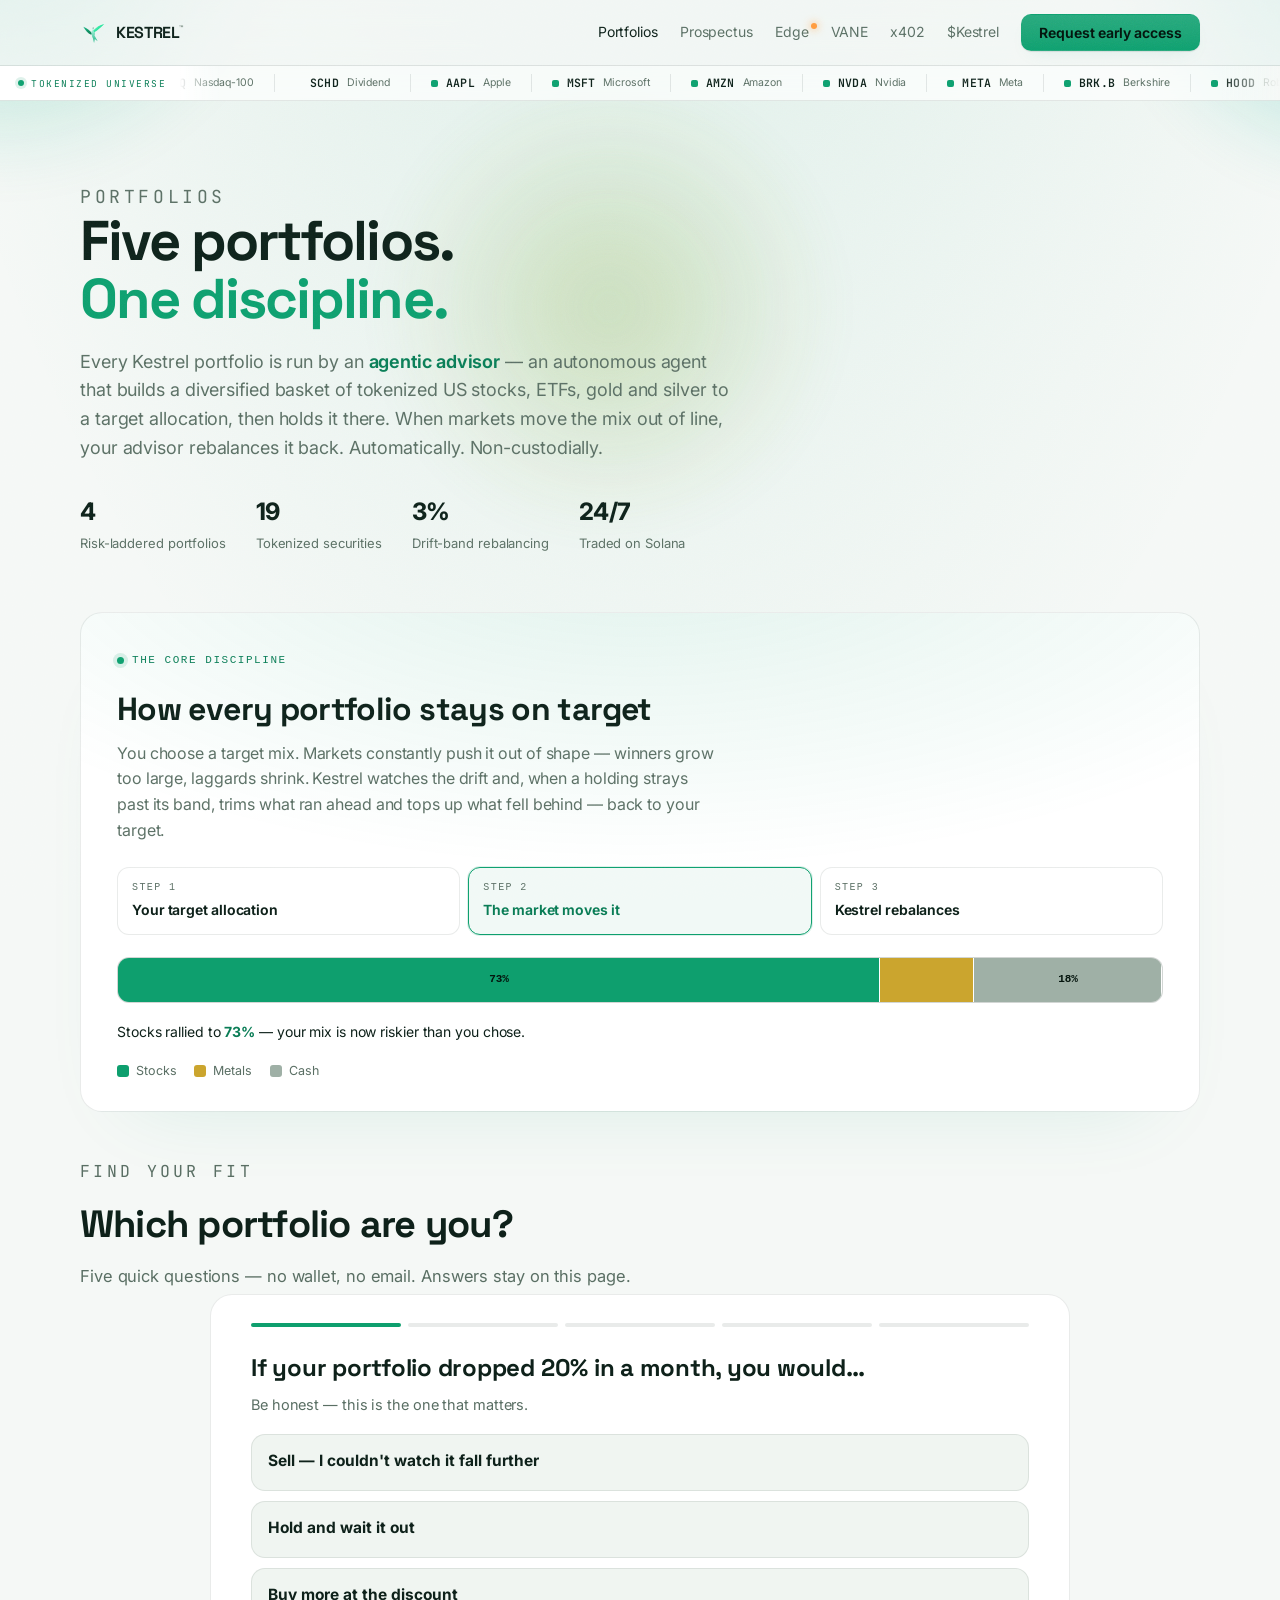
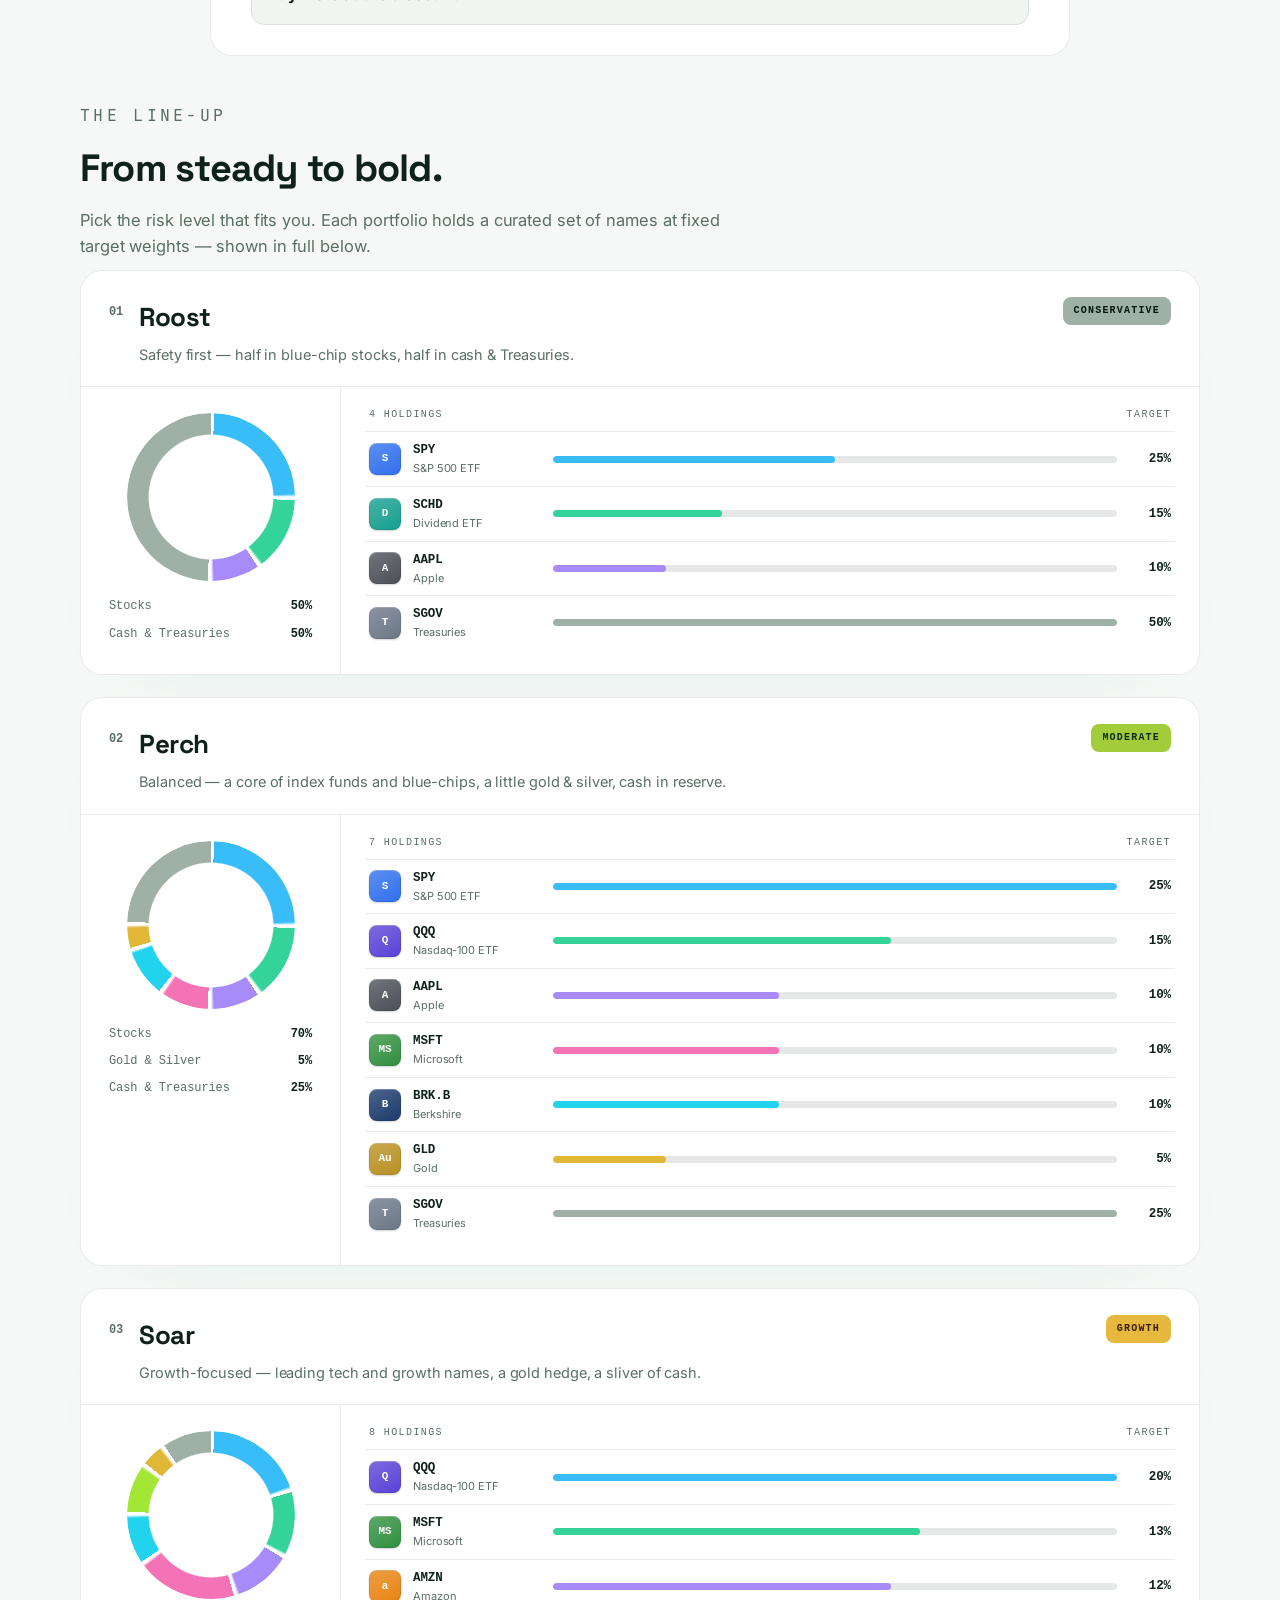
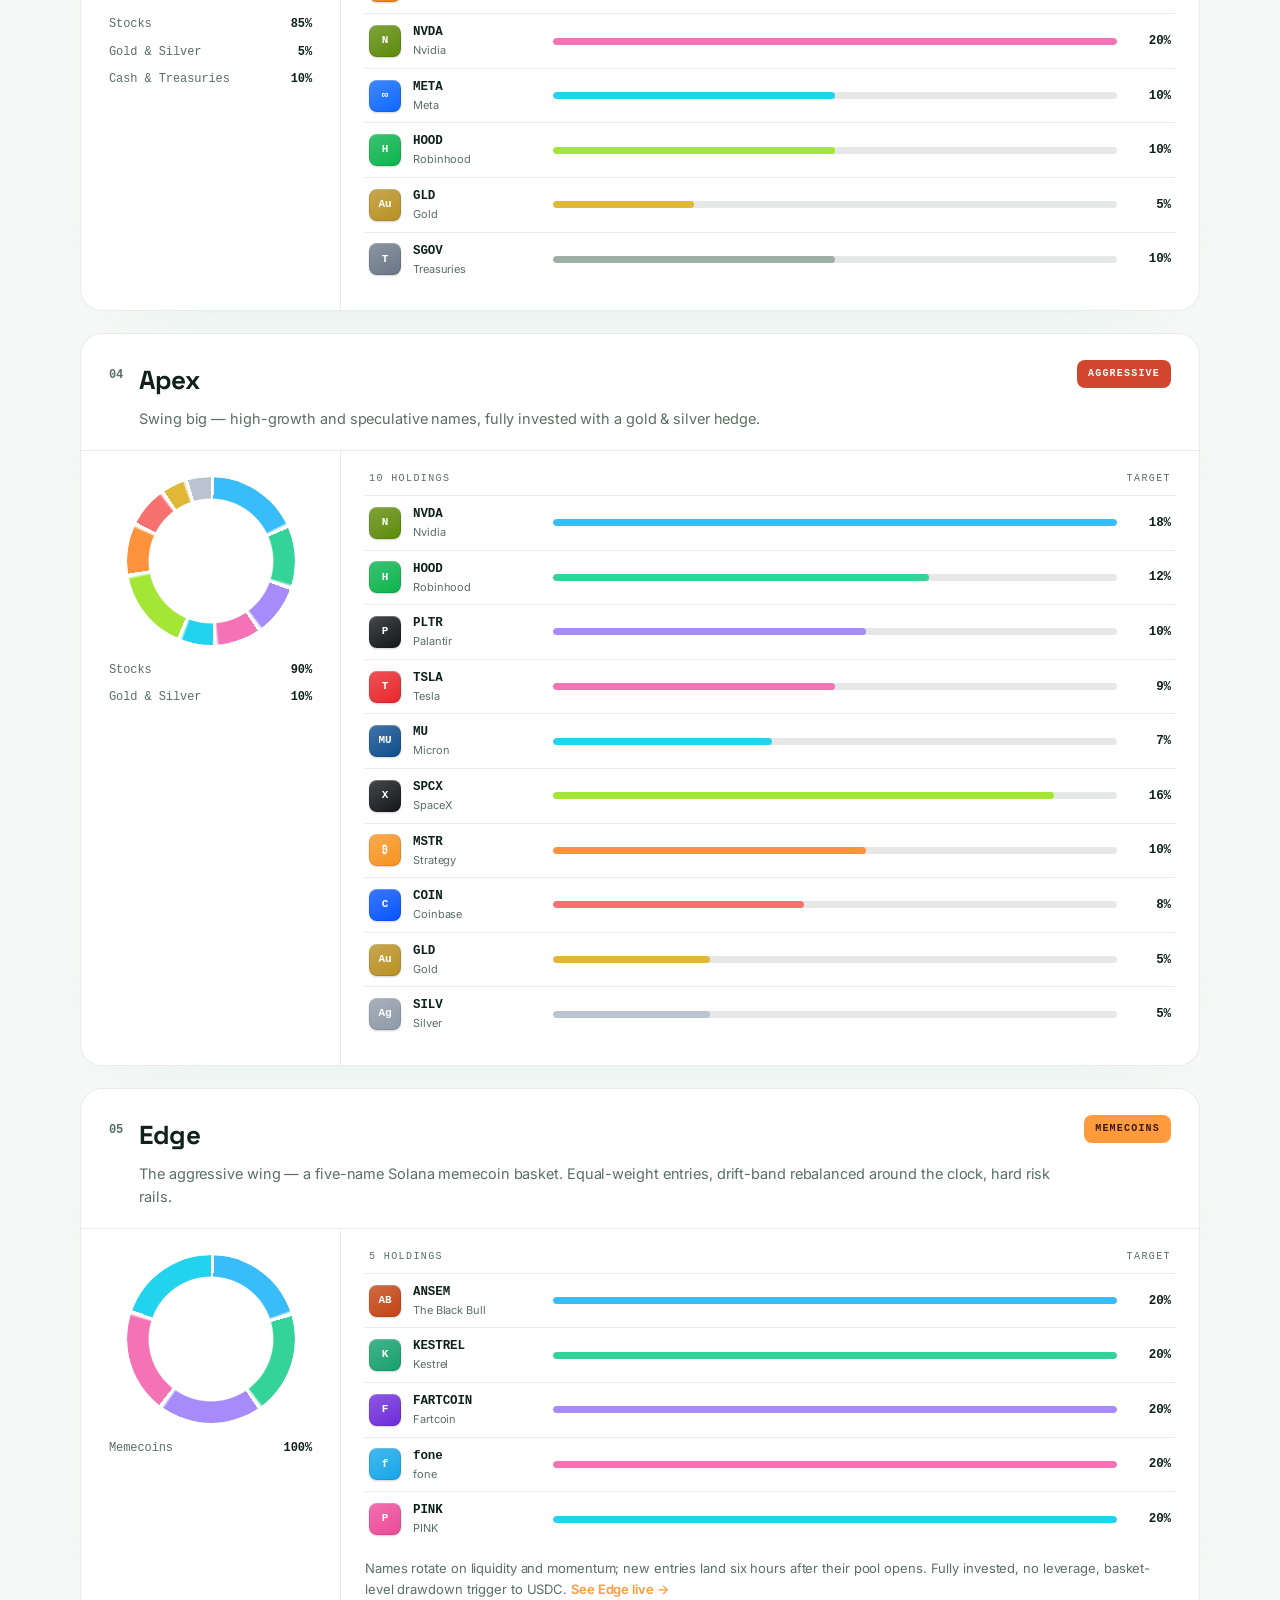
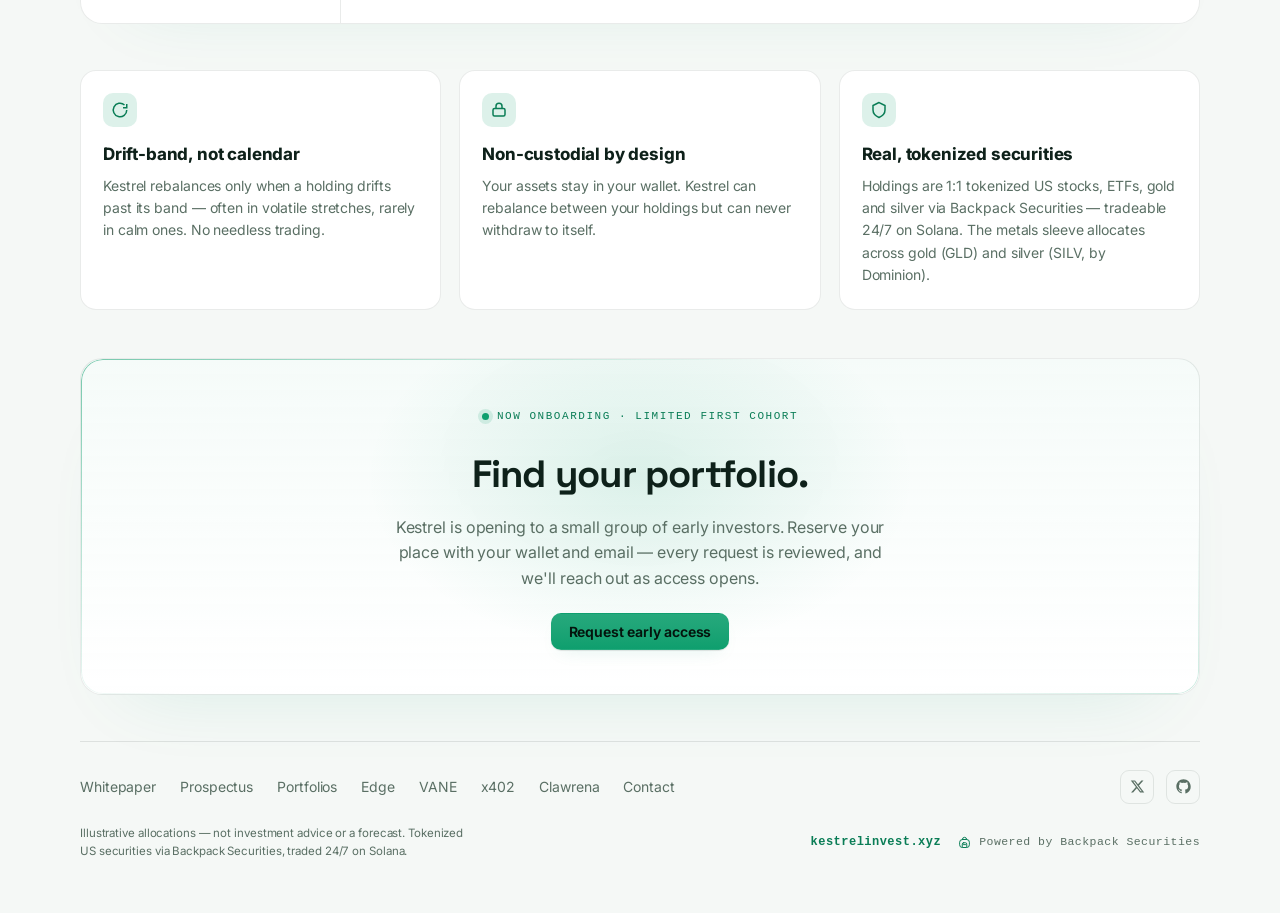
<file: portfolios.html>
<!doctype html>
<html lang="en">
<head>
<meta charset="utf-8">
<meta name="viewport" content="width=device-width, initial-scale=1, viewport-fit=cover">
<title>Portfolios — Kestrel</title>
<meta name="description" content="Five Kestrel portfolios — four risk-laddered tiers of tokenized US stocks, ETFs, gold and silver, plus Edge, the memecoin wing — full holdings, target allocations, and how the agentic advisor rebalances back to target.">
<link rel="canonical" href="https://kestrelinvest.xyz/portfolios.html">
<meta name="theme-color" content="#0e9f6e" media="(prefers-color-scheme: light)">
<meta name="theme-color" content="#04140d" media="(prefers-color-scheme: dark)">
<meta property="og:type" content="website">
<meta property="og:site_name" content="Kestrel">
<meta property="og:title" content="Portfolios — Kestrel">
<meta property="og:description" content="Five Kestrel portfolios — four risk-laddered tiers of tokenized US stocks, ETFs, gold and silver, plus Edge, the memecoin wing — full holdings, target allocations, and how the agentic advisor rebalances back to target.">
<meta property="og:url" content="https://kestrelinvest.xyz/portfolios.html">
<meta name="twitter:card" content="summary_large_image">
<meta name="twitter:title" content="Portfolios — Kestrel">
<meta name="twitter:description" content="Five Kestrel portfolios — four risk-laddered tiers of tokenized US stocks, ETFs, gold and silver, plus Edge, the memecoin wing — full holdings, target allocations, and how the agentic advisor rebalances back to target.">
<link rel="icon" href="data:image/svg+xml,%3Csvg xmlns='http://www.w3.org/2000/svg' viewBox='0 0 100 100'%3E%3Crect width='100' height='100' rx='22' fill='%230e9f6e'/%3E%3Cg fill='%23eafff4'%3E%3Cpath d='M47 52 C 37 40 27 31 13 26 C 20 40 30 51 43 57 Z'/%3E%3Cpath d='M45 55 C 42 49 43 42 49 38 C 47 35 46 31 49 28 C 52 31 53 35 52 39 C 58 43 60 51 56 60 L 68 82 L 57 73 L 54 88 L 50 71 C 47 66 46 61 45 55 Z'/%3E%3Cpath d='M51 40 C 63 27 76 19 93 15 C 80 28 67 40 55 47 Z'/%3E%3C/g%3E%3C/svg%3E">
<link rel="preconnect" href="https://fonts.googleapis.com">
<link rel="preconnect" href="https://fonts.gstatic.com" crossorigin>
<link rel="stylesheet" href="https://fonts.googleapis.com/css2?family=Inter:wght@400;500;600;700&family=Space+Grotesk:wght@500;600;700&family=JetBrains+Mono:wght@500;600&display=swap">
<style>
  :root {
    --bg:#f5f8f6; --surface:#ffffff; --surface-2:#f0f5f1;
    --ink:#0e211a; --muted:#5a6f64; --line:rgba(14,33,26,.10); --card-line:rgba(14,33,26,.09);
    --accent:#0e9f6e; --accent-ink:#0a7d56; --glow:rgba(14,159,110,.14); --market:#d2604f;
    --cash:#9fb0a6; --gold:#cba52e;
  }
  @media (prefers-color-scheme: dark) {
    :root { --bg:#070c0a; --surface:#0f1713; --surface-2:#131d17; --ink:#e9f2ec; --muted:#83988c;
      --line:rgba(255,255,255,.08); --card-line:rgba(255,255,255,.07);
      --accent:#2ee6a0; --accent-ink:#68f0bd; --glow:rgba(46,230,160,.16); --market:#f2836e; }
  }
  :root[data-theme="light"] { --bg:#f5f8f6; --surface:#ffffff; --surface-2:#f0f5f1; --ink:#0e211a; --muted:#5a6f64; --line:rgba(14,33,26,.10); --card-line:rgba(14,33,26,.09); --accent:#0e9f6e; --accent-ink:#0a7d56; --glow:rgba(14,159,110,.14); --market:#d2604f; }
  :root[data-theme="dark"] { --bg:#070c0a; --surface:#0f1713; --surface-2:#131d17; --ink:#e9f2ec; --muted:#83988c; --line:rgba(255,255,255,.08); --card-line:rgba(255,255,255,.07); --accent:#2ee6a0; --accent-ink:#68f0bd; --glow:rgba(46,230,160,.16); --market:#f2836e; }

  * { box-sizing: border-box; }
  html { scroll-behavior: smooth; }
  body { margin: 0; color: var(--ink); position: relative;
    font: 15.5px/1.6 ui-sans-serif, system-ui, -apple-system, "Segoe UI", Roboto, sans-serif; -webkit-font-smoothing: antialiased;
    background: radial-gradient(120% 55% at 50% -12%, var(--glow), transparent 52%), var(--bg); }
  .wrap { max-width: 1180px; margin: 0 auto; padding: 0 30px; }
  a { color: inherit; }

  /* nav */
  nav { position: sticky; top: 0; z-index: 20; backdrop-filter: blur(12px);
    background: color-mix(in srgb, var(--bg) 78%, transparent); border-bottom: 1px solid var(--line); }
  .nav-in { max-width: 1180px; margin: 0 auto; padding: 14px 30px; display: flex; align-items: center; gap: 14px; }
  .brand { display: flex; align-items: center; gap: 10px; text-decoration: none; color: inherit; }
  .brand .logo { width: 26px; height: 26px; color: var(--accent); }
  .brand b { font-size: 16px; letter-spacing: 3px; font-weight: 650; }
  .brand .tm { font-size: 8px; font-weight: 600; letter-spacing: 0; vertical-align: super; margin-left: -1px; color: var(--muted); }
  .nav-links { margin-left: auto; display: flex; align-items: center; gap: 22px; }
  .nav-links a { color: var(--muted); text-decoration: none; font-size: 14px; font-family: inherit; }
  .nav-links a:hover, .nav-links a.on { color: var(--ink); }
  .nav-toggle { display: none; margin-left: auto; width: 40px; height: 40px; border: 1px solid var(--card-line); border-radius: 10px; background: var(--surface); cursor: pointer; padding: 0; flex-direction: column; align-items: center; justify-content: center; gap: 4px; }
  .nav-toggle span { display: block; width: 18px; height: 2px; border-radius: 2px; background: var(--ink); transition: transform .2s ease, opacity .2s ease; }
  .nav-toggle[aria-expanded="true"] span:nth-child(1) { transform: translateY(6px) rotate(45deg); }
  .nav-toggle[aria-expanded="true"] span:nth-child(2) { opacity: 0; }
  .nav-toggle[aria-expanded="true"] span:nth-child(3) { transform: translateY(-6px) rotate(-45deg); }
  .btn { display: inline-flex; align-items: center; gap: 7px; border: 1px solid var(--accent); color: var(--accent-ink); background: transparent; padding: 9px 17px; border-radius: 10px; font-size: 14px; font-weight: 600; font-family: inherit; text-decoration: none; cursor: pointer; transition: all .16s ease; }
  .btn:hover { background: var(--accent); color: #04140d; box-shadow: 0 8px 24px var(--glow); }
  .btn.solid { background: linear-gradient(180deg, color-mix(in srgb, var(--accent) 90%, #fff), var(--accent)); color: #04140d; border-color: transparent; font-weight: 650; letter-spacing: -.004em; box-shadow: 0 1px 1px rgba(0,0,0,.10), 0 8px 20px -10px var(--glow); }
  .btn.solid:hover { transform: translateY(-1px); background: linear-gradient(180deg, color-mix(in srgb, var(--accent) 96%, #fff), var(--accent)); box-shadow: 0 2px 4px rgba(0,0,0,.12), 0 14px 30px -10px var(--glow); }
  .btn.solid:active { transform: translateY(0); box-shadow: 0 1px 1px rgba(0,0,0,.10), 0 6px 16px -10px var(--glow); }
  .btn:focus-visible { outline: 2px solid var(--accent-ink); outline-offset: 2px; }

  /* hero */
  .phero { padding: 62px 0 34px; max-width: 760px; }
  .eyebrow { font-family: ui-monospace, monospace; font-size: 12px; letter-spacing: .2em; text-transform: uppercase; color: var(--accent-ink); margin: 0 0 16px; }
  .phero h1 { margin: 0; font-size: clamp(34px, 5vw, 56px); line-height: 1.03; font-weight: 800; letter-spacing: -.035em; }
  .phero h1 em { font-style: normal; color: var(--accent); }
  .phero p { margin: 20px 0 0; font-size: 18px; color: var(--muted); max-width: 60ch; }
  .phero p em { font-style: normal; color: var(--accent-ink); font-weight: 650; }
  .stat-row { display: flex; flex-wrap: wrap; gap: 30px; margin-top: 30px; }
  .stat b { display: block; font-size: 24px; font-weight: 750; letter-spacing: -.02em; }
  .stat span { font-size: 13px; color: var(--muted); }

  /* rebalance demonstration */
  .reb { margin: 22px 0 10px; border: 1px solid var(--card-line); border-radius: 22px; overflow: hidden;
    background: radial-gradient(130% 130% at 50% -20%, var(--glow), transparent 55%), var(--surface); box-shadow: 0 40px 80px -54px var(--glow); }
  .reb-in { padding: 34px 36px 30px; }
  .reb h2 { margin: 12px 0 6px; font-size: clamp(24px, 3vw, 32px); font-weight: 750; letter-spacing: -.02em; }
  .reb .sub { margin: 0 0 24px; color: var(--muted); font-size: 16px; max-width: 60ch; }
  .reb-stage { display: grid; grid-template-columns: 1fr; gap: 18px; }
  .reb-steps { display: flex; gap: 8px; margin-bottom: 4px; }
  .reb-step { flex: 1; padding: 12px 14px; border: 1px solid var(--card-line); border-radius: 12px; background: var(--surface); transition: border-color .3s ease, background .3s ease; }
  .reb-step.on { border-color: var(--accent); background: color-mix(in srgb, var(--accent) 6%, var(--surface)); box-shadow: 0 0 0 1px var(--glow); }
  .reb-step .n { font-family: ui-monospace, monospace; font-size: 10px; letter-spacing: .14em; text-transform: uppercase; color: var(--muted); }
  .reb-step .t { font-weight: 650; font-size: 14px; margin-top: 3px; }
  .reb-step.on .t { color: var(--accent-ink); }
  .abar { display: flex; height: 46px; border-radius: 12px; overflow: hidden; background: var(--line); border: 1px solid var(--card-line); }
  .abar > span { display: flex; align-items: center; justify-content: center; height: 100%; box-shadow: inset -1px 0 0 var(--surface);
    transition: width .9s cubic-bezier(.4,0,.2,1); font-family: ui-monospace, monospace; font-size: 11px; font-weight: 650; color: #04140d; overflow: hidden; white-space: nowrap; }
  .reb-cap { min-height: 22px; font-size: 14px; color: var(--ink); }
  .reb-cap b { color: var(--accent-ink); }
  .reb-legend { display: flex; flex-wrap: wrap; gap: 10px 18px; font-size: 12.5px; color: var(--muted); }
  .reb-legend span { display: inline-flex; align-items: center; gap: 7px; }
  .reb-legend i { width: 12px; height: 12px; border-radius: 3px; }

  /* portfolio sections */
  .plist { display: flex; flex-direction: column; gap: 22px; margin-top: 10px; }
  .sec-lead { max-width: 640px; margin: 46px 0 4px; }
  .sec-lead h2 { margin: 10px 0 8px; font-size: clamp(26px, 3.4vw, 38px); font-weight: 750; letter-spacing: -.02em; }
  .sec-lead p { margin: 0; color: var(--muted); font-size: 16.5px; }

  .pf { border: 1px solid var(--card-line); border-radius: 22px; background: var(--surface); overflow: hidden; box-shadow: 0 30px 70px -54px var(--glow); }
  .pf-top { display: flex; align-items: flex-start; gap: 16px; padding: 26px 28px 20px; border-bottom: 1px solid var(--card-line); }
  .pf-rank { font-family: ui-monospace, monospace; font-size: 12px; color: var(--muted); font-weight: 650; padding-top: 6px; }
  .pf-title { flex: 1; min-width: 0; }
  .pf-title h3 { margin: 0; font-size: 26px; font-weight: 800; letter-spacing: -.02em; }
  .pf-title p { margin: 5px 0 0; color: var(--muted); font-size: 14.5px; }
  .pf-tag { flex: none; font-family: ui-monospace, monospace; font-size: 10px; letter-spacing: .12em; text-transform: uppercase; font-weight: 650; padding: 6px 11px; border-radius: 8px; }
  .r1 { color:#04140d; background: var(--cash); } .r2 { color:#0e2b12; background: #a3cc3a; }
  .r3 { color:#3a1c04; background: #e6b93e; } .r4 { color:#fff; background: #d2452f; } .r5 { color:#3a1c04; background: #ff9a3d; }
  .pf-note { margin: 12px 0 0; font-size: 13px; color: var(--muted); } .pf-note a { color: #ff9a3d; font-weight: 600; text-decoration: none; }

  .pf-body { display: grid; grid-template-columns: 260px 1fr; gap: 0; }
  .pf-alloc { padding: 26px 28px; border-right: 1px solid var(--card-line); display: flex; flex-direction: column; align-items: center; gap: 16px; }
  .donut { position: relative; width: 168px; height: 168px; border-radius: 50%;
    -webkit-mask: radial-gradient(circle, transparent 52%, #000 53%); mask: radial-gradient(circle, transparent 52%, #000 53%); }
  .donut-c { position: absolute; inset: 0; display: flex; flex-direction: column; align-items: center; justify-content: center; text-align: center; }
  .donut-c b { font-size: 22px; font-weight: 800; letter-spacing: -.02em; }
  .donut-c span { font-size: 10.5px; letter-spacing: .1em; text-transform: uppercase; color: var(--muted); font-family: ui-monospace, monospace; }
  .split { display: flex; flex-direction: column; gap: 8px; width: 100%; font-family: ui-monospace, monospace; font-size: 12px; }
  .split .sr { display: flex; align-items: center; gap: 8px; color: var(--muted); }
  .split .sr i { width: 10px; height: 10px; border-radius: 3px; flex: none; }
  .split .sr b { color: var(--ink); margin-left: auto; font-variant-numeric: tabular-nums; }

  .pf-holds { padding: 20px 24px 24px; }
  .pf-holds .hh { font-family: ui-monospace, monospace; font-size: 10px; letter-spacing: .14em; text-transform: uppercase; color: var(--muted); padding: 0 4px 8px; display: flex; }
  .pf-holds .hh span:last-child { margin-left: auto; }
  .hrow { display: flex; align-items: center; gap: 12px; padding: 8px 4px; border-top: 1px solid var(--card-line); }
  .hlogo { width: 32px; height: 32px; border-radius: 8px; flex: none; display: flex; align-items: center; justify-content: center; overflow: hidden; background: #fff; color: #fff; font-family: ui-monospace, monospace; font-weight: 700; font-size: 11px; box-shadow: inset 0 0 0 1px rgba(0,0,0,.08), 0 1px 2px rgba(0,0,0,.12); }
  .hlogo img { width: 100%; height: 100%; object-fit: contain; padding: 5px; display: block; }
  .hlogo.fallback { background: linear-gradient(150deg, color-mix(in srgb, var(--bc) 78%, #fff), var(--bc)); box-shadow: inset 0 1px 0 rgba(255,255,255,.28), inset 0 0 0 1px rgba(0,0,0,.10), 0 1px 2px rgba(0,0,0,.18); }
  .hlogo.fallback::after { content: attr(data-m); }
  .hrow .hnm { display: flex; flex-direction: column; gap: 0; min-width: 0; width: 128px; }
  .hrow .hnm b { font-family: ui-monospace, monospace; font-size: 12.5px; font-weight: 650; }
  .hrow .hnm span { font-size: 11px; color: var(--muted); white-space: nowrap; overflow: hidden; text-overflow: ellipsis; }
  .hrow .hbar { flex: 1; min-width: 40px; height: 7px; border-radius: 4px; background: var(--line); overflow: hidden; }
  .hrow .hbar i { display: block; height: 100%; border-radius: 4px; }
  .hrow .hw { font-family: ui-monospace, monospace; font-size: 12.5px; font-weight: 650; color: var(--ink); width: 42px; text-align: right; font-variant-numeric: tabular-nums; }

  /* methodology */
  .method { margin: 46px 0 6px; display: grid; grid-template-columns: repeat(3, 1fr); gap: 18px; }
  .mcard { border: 1px solid var(--card-line); border-radius: 16px; background: var(--surface); padding: 22px; }
  .mcard .mi { width: 34px; height: 34px; border-radius: 10px; background: color-mix(in srgb, var(--accent) 14%, transparent); color: var(--accent-ink); display: inline-flex; align-items: center; justify-content: center; }
  .mcard h4 { margin: 14px 0 6px; font-size: 17px; font-weight: 750; letter-spacing: -.01em; }
  .mcard p { margin: 0; color: var(--muted); font-size: 14px; }

  /* eyebrow chip + band + modal (shared with main site) */
  .ea-eyebrow { display: inline-flex; align-items: center; gap: 8px; font-family: ui-monospace, monospace; font-size: 11px; letter-spacing: .14em; text-transform: uppercase; color: var(--accent-ink); }
  .ea-eyebrow i { width: 7px; height: 7px; border-radius: 50%; background: var(--accent); box-shadow: 0 0 0 4px var(--glow); }
  .ea-band { margin: 48px 0 8px; }
  .ea-band-in { position: relative; overflow: hidden; border: 1px solid var(--card-line); border-radius: 22px; padding: 44px 40px; text-align: center;
    background: radial-gradient(120% 140% at 50% -30%, var(--glow), transparent 60%), var(--surface); box-shadow: 0 40px 80px -50px var(--glow); }
  .ea-band h2 { margin: 16px 0 10px; font-size: clamp(26px, 3.4vw, 38px); font-weight: 750; letter-spacing: -.02em; }
  .ea-band p { margin: 0 auto 22px; max-width: 52ch; color: var(--muted); font-size: 16px; }
  .ea-overlay { position: fixed; inset: 0; z-index: 60; display: flex; align-items: center; justify-content: center; padding: 20px;
    background: color-mix(in srgb, #04140d 55%, transparent); backdrop-filter: blur(6px); animation: eaFade .2s ease; }
  .ea-overlay[hidden] { display: none; }
  @keyframes eaFade { from { opacity: 0; } to { opacity: 1; } }
  .ea-modal { position: relative; width: 100%; max-width: 440px; background: var(--surface); border: 1px solid var(--card-line);
    border-radius: 20px; padding: 32px 30px 28px; box-shadow: 0 50px 100px -30px rgba(0,0,0,.5); animation: eaRise .25s cubic-bezier(.2,.7,.2,1); max-height: calc(100dvh - 40px); overflow-y: auto; }
  @keyframes eaRise { from { opacity: 0; transform: translateY(14px); } to { opacity: 1; transform: none; } }
  .ea-close { position: absolute; top: 14px; right: 14px; width: 32px; height: 32px; border: none; border-radius: 9px; background: var(--surface-2); color: var(--muted); font-size: 13px; cursor: pointer; transition: color .15s ease, background .15s ease; }
  .ea-close:hover { color: var(--ink); background: color-mix(in srgb, var(--accent) 12%, var(--surface-2)); }
  .ea-modal h2 { margin: 14px 0 8px; font-size: 23px; font-weight: 750; letter-spacing: -.02em; }
  .ea-sub { margin: 0 0 20px; color: var(--muted); font-size: 14px; line-height: 1.5; }
  .ea-field { display: block; margin-bottom: 14px; }
  .ea-lab { display: block; font-size: 12.5px; font-weight: 600; color: var(--ink); margin-bottom: 6px; }
  .ea-field input { width: 100%; padding: 12px 13px; border: 1px solid var(--card-line); border-radius: 11px; background: var(--bg); color: var(--ink); font: inherit; font-size: 15px; transition: border-color .15s ease, box-shadow .15s ease; }
  #eaWallet { font-family: ui-monospace, monospace; font-size: 13.5px; }
  .ea-field input::placeholder { color: color-mix(in srgb, var(--muted) 70%, transparent); }
  .ea-field input:focus { outline: none; border-color: var(--accent); box-shadow: 0 0 0 3px var(--glow); }
  .ea-field.bad input { border-color: var(--market); }
  .ea-err { display: block; min-height: 15px; margin-top: 5px; font-size: 12px; color: var(--market); }
  .ea-submit { width: 100%; justify-content: center; padding: 13px; margin-top: 4px; font-size: 15px; }
  .ea-submit[disabled] { opacity: .6; cursor: default; }
  .ea-trust { display: flex; align-items: flex-start; gap: 8px; margin: 16px 0 0; font-size: 11.5px; line-height: 1.5; color: var(--muted); }
  .ea-trust svg { flex: none; margin-top: 1px; color: var(--accent-ink); }
  .ea-done { text-align: center; }
  .ea-check { width: 58px; height: 58px; margin: 4px auto 4px; border-radius: 50%; display: flex; align-items: center; justify-content: center; color: #04140d; background: var(--accent); box-shadow: 0 0 0 8px var(--glow); }
  .ea-done .btn { margin-top: 18px; }
  body.ea-lock { overflow: hidden; }

  footer { margin-top: 46px; border-top: 1px solid var(--line); padding: 28px 0 52px; display: flex; flex-direction: column; gap: 20px; }
  footer .cap { color: var(--muted); font-size: 11.5px; max-width: 56ch; }
  .foot-links { display: flex; flex-wrap: wrap; align-items: center; gap: 12px 24px; }
  .foot-links a { color: var(--muted); text-decoration: none; font-size: 14px; }
  .foot-links a:hover { color: var(--ink); }
  .foot-contact { margin-left: auto; display: inline-flex; align-items: center; gap: 12px; }
  .foot-contact .btn { padding: 8px 15px; }
  .foot-x { display: inline-flex; width: 34px; height: 34px; align-items: center; justify-content: center; border: 1px solid var(--card-line); border-radius: 9px; color: var(--ink); transition: border-color .15s ease, background .15s ease; }
  .foot-x:hover { border-color: var(--accent); background: color-mix(in srgb, var(--accent) 8%, transparent); }
  .foot-x svg { width: 15px; height: 15px; }
  .foot-bottom { display: flex; justify-content: space-between; gap: 16px; flex-wrap: wrap; align-items: center; }
  .foot-meta { display: inline-flex; align-items: center; gap: 16px; flex-wrap: wrap; }
  .foot-dom { font-family: ui-monospace, monospace; font-size: 12px; letter-spacing: .04em; color: var(--accent-ink); text-decoration: none; font-weight: 600; }
  .bpbadge { display: inline-flex; align-items: center; gap: 7px; font-family: ui-monospace, monospace; font-size: 11.5px; letter-spacing: .04em; color: var(--muted); }
  .bpbadge .bp { width: 15px; height: 15px; color: var(--accent-ink); flex: none; }

  @media (max-width: 860px) {
    .pf-body { grid-template-columns: 1fr; }
    .pf-alloc { border-right: none; border-bottom: 1px solid var(--card-line); flex-direction: row; align-items: center; gap: 22px; }
    .pf-alloc .split { max-width: 220px; }
    .method { grid-template-columns: 1fr; }
    .reb-steps { flex-direction: column; }
  }
  @media (max-width: 680px) {
    .wrap { padding: 0 18px; }
    .nav-in { padding: 12px 18px; gap: 10px; position: relative; }
    .nav-toggle { display: flex; }
    .nav-links { position: absolute; top: calc(100% + 1px); left: 0; right: 0; margin: 0; flex-direction: column; align-items: stretch; gap: 0; background: var(--surface); border-bottom: 1px solid var(--line); box-shadow: 0 20px 40px -24px var(--glow); padding: 8px 18px 16px; display: none; }
    .nav-links.open { display: flex; }
    .nav-links a { padding: 13px 4px; font-size: 15px; border-bottom: 1px solid var(--card-line); }
    .nav-links .btn { margin-top: 12px; justify-content: center; padding: 12px; }
    .phero { padding: 40px 0 26px; }
    .stat-row { gap: 22px; }
    .reb-in { padding: 26px 20px 22px; }
    .pf-top { padding: 22px 18px 18px; flex-wrap: wrap; }
    .pf-alloc { flex-direction: column; padding: 22px 18px; }
    .pf-holds { padding: 16px 14px 20px; }
    .hrow .hnm { width: 108px; }
    .ea-band-in { padding: 30px 20px; border-radius: 18px; }
    .ea-overlay { padding: 12px; align-items: flex-end; }
    .ea-modal { padding: 26px 20px 22px; border-radius: 18px 18px 16px 16px; }
  }
  @media (prefers-reduced-motion: reduce) { .abar > span { transition: none; } html { scroll-behavior: auto; } }

  /* ── fit quiz ── */
  .quiz { max-width: 860px; margin: 0 auto 26px; background: var(--surface); border: 1px solid var(--card-line); border-radius: 22px; padding: 28px clamp(18px, 4vw, 40px) 30px; }
  .quiz .q-prog { display: flex; gap: 7px; margin-bottom: 22px; }
  .quiz .q-prog i { height: 4px; flex: 1; border-radius: 2px; background: var(--card-line); transition: background .25s ease; }
  .quiz .q-prog i.on { background: var(--accent); }
  .quiz h3 { margin: 0 0 6px; font-size: clamp(19px, 2.6vw, 24px); font-weight: 700; letter-spacing: -.01em; }
  .quiz .q-sub { margin: 0 0 18px; color: var(--muted); font-size: 14.5px; }
  .quiz .q-opts { display: flex; flex-direction: column; gap: 10px; }
  .quiz .q-opt { text-align: left; font: inherit; color: inherit; background: var(--surface-2, transparent); border: 1px solid var(--card-line); border-radius: 14px; padding: 14px 16px; cursor: pointer; transition: border-color .15s ease, transform .15s ease; }
  .quiz .q-opt:hover { border-color: color-mix(in srgb, var(--accent) 55%, var(--card-line)); transform: translateY(-1px); }
  .quiz .q-opt b { display: block; font-size: 15.5px; margin-bottom: 2px; }
  .quiz .q-opt span { color: var(--muted); font-size: 13.5px; }
  .quiz .q-back { margin-top: 16px; background: none; border: none; color: var(--muted); font: inherit; font-size: 13.5px; cursor: pointer; padding: 0; }
  .quiz .q-back:hover { color: var(--ink); }
  .q-result { display: none; text-align: center; }
  .q-result.show { display: block; }
  .q-result .qr-tag { display: inline-block; margin-bottom: 12px; }
  .q-result .qr-donut { width: 132px; height: 132px; border-radius: 50%; margin: 6px auto 14px; position: relative; }
  .q-result .qr-donut::after { content:""; position: absolute; inset: 24px; border-radius: 50%; background: var(--surface); }
  .q-result h3 { font-size: clamp(24px, 3.4vw, 32px); }
  .q-result .qr-split { color: var(--muted); font-size: 15px; margin: 4px 0 18px; }
  .q-result .qr-cta { display: flex; gap: 12px; justify-content: center; flex-wrap: wrap; }
  .q-result .qr-note { margin-top: 16px; font-size: 12px; color: var(--ink-faint, #5f7568); }
  .q-result .q-back { margin-top: 14px; }

  .edge-navlink{position:relative}
  .edge-navdot{position:absolute;top:2px;right:-8px;width:6px;height:6px;border-radius:50%;background:#ff9a3d;display:inline-block;box-shadow:0 0 8px #ff9a3d}
</style>
<link rel="stylesheet" href="elevate.css">

<svg width="0" height="0" style="position:absolute" aria-hidden="true">
  <defs>
    <linearGradient id="kxNear" x1="0" y1="0" x2="1" y2="1"><stop offset="0" stop-color="#9dffdd"/><stop offset=".5" stop-color="#2ee6a0"/><stop offset="1" stop-color="#0e9f6e"/></linearGradient>
    <linearGradient id="kxFar" x1="0" y1="0" x2="1" y2="1"><stop offset="0" stop-color="#15b884"/><stop offset="1" stop-color="#0a7047"/></linearGradient>
    <linearGradient id="kxBod" x1="0" y1="0" x2="0" y2="1"><stop offset="0" stop-color="#c7ffee"/><stop offset="1" stop-color="#12b07d"/></linearGradient>
  </defs>
  <symbol id="kestrel" viewBox="0 0 100 100">
    <path fill="url(#kxFar)" d="M47 52 C 37 40 27 31 13 26 C 20 40 30 51 43 57 Z"/>
    <path fill="url(#kxBod)" d="M45 55 C 42 49 43 42 49 38 C 47 35 46 31 49 28 C 52 31 53 35 52 39 C 58 43 60 51 56 60 L 68 82 L 57 73 L 54 88 L 50 71 C 47 66 46 61 45 55 Z"/>
    <path fill="url(#kxNear)" d="M51 40 C 63 27 76 19 93 15 C 80 28 67 40 55 47 Z"/>
    <path fill="#2ee6a0" opacity=".75" d="M72 25 C 80 20 86 18 92 16 C 85 23 77 29 69 34 Z"/>
    <circle cx="50.5" cy="31" r="1.8" fill="#0a1712"/>
  </symbol>
  <symbol id="bp" viewBox="0 0 24 24" fill="none" stroke="currentColor" stroke-width="1.6" stroke-linecap="round" stroke-linejoin="round">
    <path d="M8.5 7.2 a3.5 3.5 0 0 1 7 0"/><rect x="4.2" y="7.2" width="15.6" height="12.8" rx="4.4"/><rect x="8.4" y="12.4" width="7.2" height="7.6" rx="2"/><line x1="10.4" y1="15.4" x2="13.6" y2="15.4"/>
  </symbol>
</svg>

<nav>
  <div class="nav-in">
    <a class="brand" href="index.html"><svg class="logo"><use href="#kestrel"/></svg><b>KESTREL<span class="tm">&#8482;</span></b></a>
    <button class="nav-toggle" id="navToggle" type="button" aria-label="Open menu" aria-expanded="false"><span></span><span></span><span></span></button>
    <div class="nav-links" id="navLinks">
      <a href="portfolios.html" class="on">Portfolios</a>
      <a href="prospectus.html">Prospectus</a>
      <a href="edge.html" class="edge-navlink">Edge<i class="edge-navdot"></i></a>
      <a href="vane.html">VANE</a>
      <a href="x402.html">x402</a>
      <a href="https://pump.fun/coin/G9ALRz5jtq6wG7dijjsb1TvkGatwPNcnhbAGECVQpump" id="tokenLink" target="_blank" rel="noopener">$Kestrel</a>
      <button class="btn solid js-ea" type="button">Request early access</button>
    </div>
  </div>
</nav>

<div class="wrap">
  <header class="phero">
    <p class="eyebrow">Portfolios</p>
    <h1>Five portfolios.<br><em>One discipline.</em></h1>
    <p>Every Kestrel portfolio is run by an <em>agentic advisor</em> — an autonomous agent that builds a diversified basket of tokenized US stocks, ETFs, gold and silver to a target allocation, then holds it there. When markets move the mix out of line, your advisor rebalances it back. Automatically. Non-custodially.</p>
    <div class="stat-row">
      <div class="stat"><b data-count="4">4</b><span>Risk-laddered portfolios</span></div>
      <div class="stat"><b data-count="19">19</b><span>Tokenized securities</span></div>
      <div class="stat"><b data-count="3" data-suf="%">3%</b><span>Drift-band rebalancing</span></div>
      <div class="stat"><b>24/7</b><span>Traded on Solana</span></div>
    </div>
  </header>

  <!-- REBALANCE DEMONSTRATION -->
  <section class="reb">
    <div class="reb-in">
      <span class="ea-eyebrow"><i></i>The core discipline</span>
      <h2>How every portfolio stays on target</h2>
      <p class="sub">You choose a target mix. Markets constantly push it out of shape — winners grow too large, laggards shrink. Kestrel watches the drift and, when a holding strays past its band, trims what ran ahead and tops up what fell behind — back to your target.</p>
      <div class="reb-stage">
        <div class="reb-steps">
          <div class="reb-step" data-s="0"><div class="n">Step 1</div><div class="t">Your target allocation</div></div>
          <div class="reb-step" data-s="1"><div class="n">Step 2</div><div class="t">The market moves it</div></div>
          <div class="reb-step" data-s="2"><div class="n">Step 3</div><div class="t">Kestrel rebalances</div></div>
        </div>
        <div class="abar" id="rebBar"></div>
        <div class="reb-cap" id="rebCap"></div>
        <div class="reb-legend" id="rebLegend"></div>
      </div>
    </div>
  </section>

  <div class="sec-lead" id="quiz-lead">
    <p class="eyebrow">Find your fit</p>
    <h2>Which portfolio are you?</h2>
    <p>Five quick questions — no wallet, no email. Answers stay on this page.</p>
  </div>
  <div class="quiz" id="quiz">
    <div class="q-prog" id="qProg"></div>
    <div id="qStep"></div>
    <div class="q-result" id="qResult"></div>
  </div>

  <div class="sec-lead">
    <p class="eyebrow">The line-up</p>
    <h2>From steady to bold.</h2>
    <p>Pick the risk level that fits you. Each portfolio holds a curated set of names at fixed target weights — shown in full below.</p>
  </div>

  <div class="plist" id="plist"></div>

  <!-- METHODOLOGY -->
  <div class="method">
    <div class="mcard">
      <span class="mi"><svg width="18" height="18" viewBox="0 0 24 24" fill="none" stroke="currentColor" stroke-width="2"><path d="M21 12a9 9 0 1 1-3-6.7"/><path d="M21 4v5h-5"/></svg></span>
      <h4>Drift-band, not calendar</h4>
      <p>Kestrel rebalances only when a holding drifts past its band — often in volatile stretches, rarely in calm ones. No needless trading.</p>
    </div>
    <div class="mcard">
      <span class="mi"><svg width="18" height="18" viewBox="0 0 24 24" fill="none" stroke="currentColor" stroke-width="2"><rect x="4" y="10" width="16" height="10" rx="2"/><path d="M8 10V7a4 4 0 0 1 8 0v3"/></svg></span>
      <h4>Non-custodial by design</h4>
      <p>Your assets stay in your wallet. Kestrel can rebalance between your holdings but can never withdraw to itself.</p>
    </div>
    <div class="mcard">
      <span class="mi"><svg width="18" height="18" viewBox="0 0 24 24" fill="none" stroke="currentColor" stroke-width="2"><path d="M12 2 4 6v6c0 5 3.5 8 8 10 4.5-2 8-5 8-10V6l-8-4Z"/></svg></span>
      <h4>Real, tokenized securities</h4>
      <p>Holdings are 1:1 tokenized US stocks, ETFs, gold and silver via Backpack Securities — tradeable 24/7 on Solana. The metals sleeve allocates across gold (GLD) and silver (SILV, by Dominion).</p>
    </div>
  </div>

  <section class="ea-band">
    <div class="ea-band-in">
      <span class="ea-eyebrow"><i></i>Now onboarding · Limited first cohort</span>
      <h2>Find your portfolio.</h2>
      <p>Kestrel is opening to a small group of early investors. Reserve your place with your wallet and email — every request is reviewed, and we'll reach out as access opens.</p>
      <button class="btn solid js-ea" type="button">Request early access</button>
    </div>
  </section>

  <footer>
    <div class="foot-links">
      <a href="whitepaper.html">Whitepaper</a>
      <a href="prospectus.html">Prospectus</a>
      <a href="portfolios.html">Portfolios</a>
      <a href="edge.html">Edge</a>
      <a href="vane.html">VANE</a>
      <a href="x402.html">x402</a>
      <a href="clawrena.html">Clawrena</a>
      <a href="contact.html">Contact</a>
      <span class="foot-contact">
        <a class="foot-x" href="https://x.com/KestrelInvest" target="_blank" rel="noopener" aria-label="Kestrel on X"><svg viewBox="0 0 24 24" fill="currentColor"><path d="M18.244 2.25h3.308l-7.227 8.26 8.502 11.24H16.17l-5.214-6.817L4.99 21.75H1.68l7.73-8.835L1.254 2.25H8.08l4.713 6.231zm-1.161 17.52h1.833L7.084 4.126H5.117z"/></svg></a>
        <a class="foot-x" href="https://github.com/KestrelInvest" target="_blank" rel="noopener" aria-label="Kestrel on GitHub"><svg viewBox="0 0 24 24" fill="currentColor"><path d="M12 .5C5.65.5.5 5.65.5 12c0 5.08 3.29 9.39 7.86 10.91.58.1.79-.25.79-.56v-2c-3.2.7-3.87-1.37-3.87-1.37-.52-1.33-1.28-1.68-1.28-1.68-1.05-.72.08-.7.08-.7 1.16.08 1.77 1.19 1.77 1.19 1.03 1.77 2.7 1.26 3.36.96.1-.75.4-1.26.73-1.55-2.55-.29-5.24-1.28-5.24-5.68 0-1.26.45-2.28 1.19-3.09-.12-.29-.52-1.46.11-3.05 0 0 .97-.31 3.17 1.18a11 11 0 0 1 5.78 0c2.2-1.49 3.17-1.18 3.17-1.18.63 1.59.23 2.76.11 3.05.74.81 1.19 1.83 1.19 3.09 0 4.41-2.69 5.38-5.25 5.67.41.36.78 1.06.78 2.14v3.17c0 .31.21.67.8.56A11.51 11.51 0 0 0 23.5 12C23.5 5.65 18.35.5 12 .5z"/></svg></a>
      </span>
    </div>
    <div class="foot-bottom">
      <span class="cap">Illustrative allocations — not investment advice or a forecast. Tokenized US securities via Backpack Securities, traded 24/7 on Solana.</span>
      <span class="foot-meta"><a class="foot-dom" href="index.html">kestrelinvest.xyz</a><span class="bpbadge"><svg class="bp"><use href="#bp"/></svg>Powered by Backpack Securities</span></span>
    </div>
  </footer>
</div>

<div class="ea-overlay" id="eaOverlay" hidden>
  <div class="ea-modal" role="dialog" aria-modal="true" aria-labelledby="eaTitle">
    <button class="ea-close" id="eaClose" type="button" aria-label="Close">&#10005;</button>
    <div class="ea-view" id="eaFormView">
      <span class="ea-eyebrow"><i></i>Early access · Limited first cohort</span>
      <h2 id="eaTitle">Request an invitation</h2>
      <p class="ea-sub">We're onboarding a small first cohort. Reserve your place — every request is reviewed before access opens.</p>
      <form id="eaForm" novalidate>
        <label class="ea-field">
          <span class="ea-lab">Solana wallet address</span>
          <input type="text" id="eaWallet" name="wallet" autocomplete="off" autocapitalize="off" spellcheck="false" placeholder="e.g. 7xKX…9dPq" />
          <span class="ea-err" id="eaWalletErr" role="alert"></span>
        </label>
        <label class="ea-field">
          <span class="ea-lab">Email address</span>
          <input type="email" id="eaEmail" name="email" autocomplete="email" placeholder="you@email.com" />
          <span class="ea-err" id="eaEmailErr" role="alert"></span>
        </label>
        <button class="btn solid ea-submit" id="eaSubmit" type="submit">Request early access</button>
        <p class="ea-trust"><svg width="15" height="15" viewBox="0 0 24 24" fill="none" stroke="currentColor" stroke-width="2" stroke-linecap="round" stroke-linejoin="round"><rect x="4" y="10" width="16" height="10" rx="2"/><path d="M8 10V7a4 4 0 0 1 8 0v3"/></svg><span>Non-custodial. Your address only whitelists early access — Kestrel never takes custody or asks for your keys.</span></p>
      </form>
    </div>
    <div class="ea-view ea-done" id="eaDoneView" hidden>
      <div class="ea-check"><svg width="26" height="26" viewBox="0 0 24 24" fill="none" stroke="currentColor" stroke-width="2.4" stroke-linecap="round" stroke-linejoin="round"><path d="M20 6 9 17l-5-5"/></svg></div>
      <h2>Request received</h2>
      <p class="ea-sub">You're on the early-access list. We review every request personally and will email you the moment your cohort opens.</p>
      <button class="btn solid" id="eaDoneClose" type="button">Done</button>
    </div>
  </div>
</div>

<script>
(function(){
  var $=function(id){ return document.getElementById(id); };
  var NAME={SGOV:"Treasuries",GLD:"Gold",SILV:"Silver",SPY:"S&P 500 ETF",QQQ:"Nasdaq-100 ETF",SCHD:"Dividend ETF","BRK.B":"Berkshire",AAPL:"Apple",MSFT:"Microsoft",JPM:"JPMorgan",AMZN:"Amazon",NVDA:"Nvidia",META:"Meta",HOOD:"Robinhood",PLTR:"Palantir",TSLA:"Tesla",MU:"Micron",SPCX:"SpaceX",MSTR:"Strategy",COIN:"Coinbase",ANSEM:"The Black Bull",KESTREL:"Kestrel",FARTCOIN:"Fartcoin",fone:"fone",PINK:"PINK"};
  var BRAND={ SGOV:['#6b7787','T'], GLD:['#b8901e','Au'], SILV:['#8f9aa8','Ag'], SPY:['#2f6fed','S'], QQQ:['#5a3fd6','Q'],
    SCHD:['#0f9e8e','D'], AAPL:['#4b4f56','A'], MSFT:['#2f8f3e','MS'], 'BRK.B':['#1b3a6b','B'],
    JPM:['#005eb8','J'], AMZN:['#e8830c','a'], NVDA:['#5c8a00','N'], META:['#0866ff','∞'],
    HOOD:['#00b34a','H'], PLTR:['#14161a','P'], TSLA:['#e82127','T'], MU:['#0a4d8c','MU'],
    SPCX:['#14161a','X'], MSTR:['#f7931a','₿'], COIN:['#0052ff','C'],
    ANSEM:['#c2410c','AB'], KESTREL:['#0e9f6e','K'], FARTCOIN:['#6d28d9','F'], fone:['#0ea5e9','f'], PINK:['#ec4899','P'] };
  var DOMAIN={ SGOV:'ishares.com', GLD:'spdrgoldshares.com', SILV:'dominion.market', SPY:'ssga.com', QQQ:'invesco.com',
    SCHD:'schwab.com', AAPL:'apple.com', MSFT:'microsoft.com', 'BRK.B':'berkshirehathaway.com',
    JPM:'jpmorganchase.com', AMZN:'amazon.com', NVDA:'nvidia.com', META:'meta.com',
    HOOD:'robinhood.com', PLTR:'palantir.com', TSLA:'tesla.com', MU:'micron.com',
    SPCX:'spacex.com', MSTR:'strategy.com', COIN:'coinbase.com' };
  function logoUrl(dom){ return "https://www.google.com/s2/favicons?domain="+dom+"&sz=64"; }
  var PORT=[
    {k:"Roost", tier:"Conservative", tc:"r1", thesis:"Safety first — half in blue-chip stocks, half in cash & Treasuries.",
     holds:[["SPY",25],["SCHD",15],["AAPL",10],["SGOV",50]]},
    {k:"Perch", tier:"Moderate", tc:"r2", thesis:"Balanced — a core of index funds and blue-chips, a little gold &amp; silver, cash in reserve.",
     holds:[["SPY",25],["QQQ",15],["AAPL",10],["MSFT",10],["BRK.B",10],["GLD",5],["SGOV",25]]},
    {k:"Soar", tier:"Growth", tc:"r3", thesis:"Growth-focused — leading tech and growth names, a gold hedge, a sliver of cash.",
     holds:[["QQQ",20],["MSFT",13],["AMZN",12],["NVDA",20],["META",10],["HOOD",10],["GLD",5],["SGOV",10]]},
    {k:"Apex", tier:"Aggressive", tc:"r4", thesis:"Swing big — high-growth and speculative names, fully invested with a gold &amp; silver hedge.",
     holds:[["NVDA",18],["HOOD",12],["PLTR",10],["TSLA",9],["MU",7],["SPCX",16],["MSTR",10],["COIN",8],["GLD",5],["SILV",5]]},
    {k:"Edge", tier:"Memecoins", tc:"r5", thesis:"The aggressive wing — a five-name Solana memecoin basket. Equal-weight entries, drift-band rebalanced around the clock, hard risk rails.",
     holds:[["ANSEM",20],["KESTREL",20],["FARTCOIN",20],["fone",20],["PINK",20]],
     note:'Names rotate on liquidity and momentum; new entries land six hours after their pool opens. Fully invested, no leverage, basket-level drawdown trigger to USDC. <a href="edge.html">See Edge live &rarr;</a>'}
  ];
  function bg(c){ return "linear-gradient(150deg,color-mix(in srgb,"+c+" 78%,#fff),"+c+")"; }
  var MEME={ANSEM:1,KESTREL:1,FARTCOIN:1,fone:1,PINK:1};
  function bucket(k){ return k==="SGOV"?"cash":((k==="GLD"||k==="SILV")?"gold":(MEME[k]?"meme":"stock")); }

  // curated, legible slice palette — bright + distinct, reads clearly on dark AND light; stocks cycle these, gold/cash keep semantic colors
  var STOCK_PAL=["#38bdf8","#34d399","#a78bfa","#f472b6","#22d3ee","#a3e635","#fb923c","#f87171","#818cf8"];
  // ---- render portfolio cards ----
  $("plist").innerHTML = PORT.map(function(p, idx){
    var stock=0,gold=0,cash=0,meme=0;
    p.holds.forEach(function(h){ var b=bucket(h[0]); if(b==="cash")cash+=h[1]; else if(b==="gold")gold+=h[1]; else if(b==="meme")meme+=h[1]; else stock+=h[1]; });
    // one clean color per holding — shared by the donut slice AND the holdings-table bar (so the table is the legend)
    var si=0, colorOf={};
    p.holds.forEach(function(h){ var k=h[0], b=bucket(k); colorOf[k]= b==="cash" ? "#9fb0a6" : (b==="gold" ? (k==="SILV" ? "#b9c4d0" : "#e0b736") : STOCK_PAL[si++ % STOCK_PAL.length]); });
    var acc=0, stops=[];
    p.holds.forEach(function(h){ var c=colorOf[h[0]], a=h[1];
      stops.push("var(--surface) "+acc+"% "+(acc+0.6)+"%"); stops.push(c+" "+(acc+0.6)+"% "+(acc+a-0.6)+"%"); acc+=a; });
    var conic="conic-gradient("+stops.join(",")+")";
    var maxw=Math.max.apply(null, p.holds.map(function(h){return h[1];}));
    var rows=p.holds.map(function(h){ var k=h[0], c=(BRAND[k]||['#6b7787','?']), dom=DOMAIN[k];
      var tile='<span class="hlogo'+(dom?'':' fallback')+'" data-m="'+c[1]+'" style="--bc:'+c[0]+'">'
        +(dom?'<img src="'+logoUrl(dom)+'" alt="" width="64" height="64" loading="lazy" referrerpolicy="no-referrer">':'')+'</span>';
      return '<div class="hrow">'+tile
        +'<span class="hnm"><b>'+k+'</b><span>'+NAME[k]+'</span></span>'
        +'<span class="hbar"><i style="width:'+(h[1]/maxw*100)+'%;background:'+colorOf[k]+'"></i></span>'
        +'<span class="hw">'+h[1]+'%</span></div>';
    }).join("");
    var split=''
      +(stock?'<div class="sr"><span>Stocks</span><b>'+stock+'%</b></div>':'')
      +(meme?'<div class="sr"><span>Memecoins</span><b>'+meme+'%</b></div>':'')
      +(gold?'<div class="sr"><span>Gold &amp; Silver</span><b>'+gold+'%</b></div>':'')
      +(cash?'<div class="sr"><span>Cash &amp; Treasuries</span><b>'+cash+'%</b></div>':'');
    return '<section class="pf" id="pf-'+p.k.toLowerCase()+'">'
      +'<div class="pf-top"><div class="pf-rank">0'+(idx+1)+'</div>'
        +'<div class="pf-title"><h3>'+p.k+'</h3><p>'+p.thesis+'</p></div>'
        +'<span class="pf-tag '+p.tc+'">'+p.tier+'</span></div>'
      +'<div class="pf-body">'
        +'<div class="pf-alloc"><div class="donut" style="background:'+conic+'"><div class="donut-c"><b>'+(stock+gold+meme)+'%</b><span>Invested</span></div></div>'
          +'<div class="split">'+split+'</div></div>'
        +'<div class="pf-holds"><div class="hh"><span>'+p.holds.length+' holdings</span><span>Target</span></div>'+rows+(p.note?'<p class="pf-note">'+p.note+'</p>':'')+'</div>'
      +'</div></section>';
  }).join("");
  // logos fall back to the branded tile when they can't load (offline / CSP sandbox)
  Array.prototype.forEach.call(document.querySelectorAll("#plist .hlogo img"), function(img){
    function fb(){ var t=img.parentNode; if(t){ t.classList.add("fallback"); } img.remove(); }
    img.addEventListener("error", fb);
    if(img.complete && img.naturalWidth===0) fb();
  });

  // ---- rebalance demonstration ----
  var SEG=[
    {name:"Stocks", c:"var(--accent)", tgt:60, drift:73},
    {name:"Metals", c:"var(--gold)",   tgt:12, drift:9},
    {name:"Cash",   c:"var(--cash)",   tgt:28, drift:18}
  ];
  var rebBar=$("rebBar"), rebCap=$("rebCap"), rebLeg=$("rebLegend"), steps=document.querySelectorAll(".reb-step");
  rebBar.innerHTML=SEG.map(function(s){ return '<span style="background:'+s.c+'"></span>'; }).join("");
  rebLeg.innerHTML=SEG.map(function(s){ return '<span><i style="background:'+s.c+'"></i>'+s.name+'</span>'; }).join("");
  var rebSpans=rebBar.children;
  var CAP=[
    'Your target: <b>60% stocks · 12% gold · 28% cash</b>.',
    'Stocks rallied to <b>73%</b> — your mix is now riskier than you chose.',
    'Kestrel <b>trimmed stocks, topped up gold &amp; cash</b> — back to target.'
  ];
  function setStep(n){
    for(var i=0;i<rebSpans.length;i++){
      var w = n===1 ? SEG[i].drift : SEG[i].tgt;
      rebSpans[i].style.width=w+"%";
      rebSpans[i].textContent = w>=10 ? w+"%" : "";
    }
    for(var j=0;j<steps.length;j++) steps[j].classList.toggle("on", j===n);
    rebCap.innerHTML=CAP[n];
  }
  var rstep=0, reduce=window.matchMedia&&window.matchMedia("(prefers-reduced-motion: reduce)").matches;
  setStep(0);
  if(!reduce){
    setTimeout(function(){ setStep(1); }, 900);
    setInterval(function(){ rstep=(rstep+1)%3; setStep(rstep); }, 2600);
  } else { setStep(2); }
  Array.prototype.forEach.call(steps, function(s){ s.addEventListener("click", function(){ rstep=+s.getAttribute("data-s"); setStep(rstep); }); });

  // ---- nav + early-access modal (shared behavior) ----
  var navToggle=$("navToggle"), navLinks=$("navLinks");
  function closeNav(){ navLinks.classList.remove("open"); navToggle.setAttribute("aria-expanded","false"); }
  navToggle.addEventListener("click", function(){ var o=navLinks.classList.toggle("open"); navToggle.setAttribute("aria-expanded", o?"true":"false"); });
  Array.prototype.forEach.call(navLinks.querySelectorAll("a"), function(a){ a.addEventListener("click", function(e){ if(a.getAttribute("href")==="#"){ e.preventDefault(); } closeNav(); }); });

  var EA_ENDPOINT="";
  var overlay=$("eaOverlay"), formView=$("eaFormView"), doneView=$("eaDoneView");
  var eaForm=$("eaForm"), eaWallet=$("eaWallet"), eaEmail=$("eaEmail"), eaWErr=$("eaWalletErr"), eaEErr=$("eaEmailErr"), eaSubmit=$("eaSubmit");
  var lastFocus=null, emailRe=/^[^\s@]+@[^\s@]+\.[^\s@]{2,}$/;
  function isSolAddress(a){
    if(!/^[1-9A-HJ-NP-Za-km-z]{32,44}$/.test(a)) return false;
    var AL="123456789ABCDEFGHJKLMNPQRSTUVWXYZabcdefghijkmnopqrstuvwxyz", bytes=[0], i, j;
    for(i=0;i<a.length;i++){ var v=AL.indexOf(a.charAt(i)); if(v<0) return false; var carry=v;
      for(j=0;j<bytes.length;j++){ carry+=bytes[j]*58; bytes[j]=carry&0xff; carry>>=8; }
      while(carry){ bytes.push(carry&0xff); carry>>=8; } }
    for(i=0;i<a.length && a.charAt(i)==='1';i++) bytes.push(0);
    return bytes.length===32;
  }
  function setErr(inp,e,m){ inp.closest(".ea-field").classList.add("bad"); e.textContent=m; }
  function clrErr(inp,e){ inp.closest(".ea-field").classList.remove("bad"); e.textContent=""; }
  eaWallet.addEventListener("input", function(){ clrErr(eaWallet,eaWErr); });
  eaEmail.addEventListener("input", function(){ clrErr(eaEmail,eaEErr); });
  function openEA(){ closeNav(); lastFocus=document.activeElement; formView.hidden=false; doneView.hidden=true; overlay.hidden=false; document.body.classList.add("ea-lock"); setTimeout(function(){ eaWallet.focus(); },40); }
  function closeEA(){ overlay.hidden=true; document.body.classList.remove("ea-lock"); if(lastFocus&&lastFocus.focus) lastFocus.focus(); }
  Array.prototype.forEach.call(document.querySelectorAll(".js-ea"), function(b){ b.addEventListener("click", openEA); });
  $("eaClose").addEventListener("click", closeEA);
  $("eaDoneClose").addEventListener("click", closeEA);
  overlay.addEventListener("click", function(e){ if(e.target===overlay) closeEA(); });
  document.addEventListener("keydown", function(e){ if(e.key==="Escape" && !overlay.hidden) closeEA(); });
  function sendEA(w,em){
    try{ localStorage.setItem("kestrel_ea", JSON.stringify({wallet:w,email:em})); }catch(_){}
    if(!EA_ENDPOINT) return Promise.resolve();
    return fetch(EA_ENDPOINT,{ method:"POST", headers:{"Content-Type":"application/json","Accept":"application/json"}, body:JSON.stringify({wallet:w,email:em,source:"kestrelinvest.xyz/portfolios"}) }).then(function(r){ if(!r.ok) throw new Error("x"); });
  }
  eaForm.addEventListener("submit", function(e){
    e.preventDefault();
    var w=eaWallet.value.trim(), em=eaEmail.value.trim(), ok=true;
    if(!isSolAddress(w)){ setErr(eaWallet,eaWErr,"Enter a valid Solana wallet address."); ok=false; } else clrErr(eaWallet,eaWErr);
    if(!emailRe.test(em)){ setErr(eaEmail,eaEErr,"Enter a valid email address."); ok=false; } else clrErr(eaEmail,eaEErr);
    if(!ok) return;
    eaSubmit.disabled=true; eaSubmit.textContent="Submitting…";
    sendEA(w,em).then(function(){ formView.hidden=true; doneView.hidden=false; setTimeout(function(){ $("eaDoneClose").focus(); },40); })
      .catch(function(){ eaSubmit.disabled=false; eaSubmit.textContent="Request early access"; setErr(eaEmail,eaEErr,"Something went wrong — please try again."); });
  });
})();

  /* ---------- fit quiz ---------- */
  (function(){
    var QQ=function(id){ return document.getElementById(id); };
    var QS=[
      {q:"If your portfolio dropped 20% in a month, you would…", sub:"Be honest — this is the one that matters.",
       o:[["Sell — I couldn't watch it fall further",0],["Hold and wait it out",1],["Buy more at the discount",2]]},
      {q:"When do you expect to need this money?", sub:"Your time horizon.",
       o:[["Within 3 years",0],["3–10 years out",1],["10+ years — this is long-term capital",2]]},
      {q:"What's the goal for this account?", sub:"",
       o:[["Protect what I have",0],["Steady growth with guardrails",1],["Maximum growth — I accept the swings",2]]},
      {q:"How much investing experience do you have?", sub:"",
       o:[["I'm new to this",0],["I've held funds or stocks for years",1],["Very experienced — I trade and understand drawdowns",2]]},
      {q:"How much of your total savings would this be?", sub:"",
       o:[["Most of it",0],["A meaningful slice",1],["A small part — I'm diversified elsewhere",2]]}
    ];
    var MAP=[["Roost","r1","Conservative","50% stocks · 50% cash & Treasuries",
              "conic-gradient(var(--accent) 0 180deg, var(--cash) 180deg 360deg)"],
             ["Perch","r2","Moderate","70% stocks · 5% metals · 25% cash",
              "conic-gradient(var(--accent) 0 252deg, var(--gold) 252deg 270deg, var(--cash) 270deg 360deg)"],
             ["Soar","r3","Growth","85% stocks · 5% metals · 10% cash",
              "conic-gradient(var(--accent) 0 306deg, var(--gold) 306deg 324deg, var(--cash) 324deg 360deg)"],
             ["Apex","r4","Aggressive","90% stocks · 10% metals",
              "conic-gradient(var(--accent) 0 324deg, var(--gold) 324deg 360deg)"]];
    var stepEl=QQ("qStep"), resEl=QQ("qResult"), progEl=QQ("qProg");
    if(!stepEl) return;
    var idx=0, answers=[];
    function prog(){ progEl.innerHTML=QS.map(function(_,i){ return '<i class="'+(i<=idx&&resEl.className.indexOf("show")<0? (i<idx?"on":"on") : (resEl.className.indexOf("show")>=0?"on":""))+'"></i>'; }).join(""); }
    function step(){
      resEl.className="q-result"; stepEl.style.display="";
      var q=QS[idx];
      stepEl.innerHTML='<h3>'+q.q+'</h3>'+(q.sub?'<p class="q-sub">'+q.sub+'</p>':'')
        +'<div class="q-opts">'+q.o.map(function(o,i){ return '<button class="q-opt" type="button" data-v="'+o[1]+'"><b>'+o[0]+'</b></button>'; }).join("")+'</div>'
        +(idx>0?'<button class="q-back" type="button" id="qBack">← Back</button>':'');
      progEl.innerHTML=QS.map(function(_,i){ return '<i class="'+(i<idx?"on":(i===idx?"on":""))+'"></i>'; }).join("");
      Array.prototype.forEach.call(stepEl.querySelectorAll(".q-opt"), function(b){
        b.addEventListener("click", function(){ answers[idx]=+b.getAttribute("data-v");
          if(idx<QS.length-1){ idx++; step(); } else { result(); } });
      });
      var bk=QQ("qBack"); if(bk) bk.addEventListener("click", function(){ idx=Math.max(0,idx-1); step(); });
    }
    function result(){
      var sum=answers.reduce(function(a,b){return a+b;},0);           // 0..10
      var horizon=answers[1], pick;
      if(sum<=2) pick=0; else if(sum<=5) pick=1; else if(sum<=8) pick=2; else pick=3;
      if(horizon===0 && pick>1) pick=1;                                // short horizon caps risk
      var m=MAP[pick];
      stepEl.style.display="none";
      progEl.innerHTML=QS.map(function(){ return '<i class="on"></i>'; }).join("");
      resEl.innerHTML='<span class="pf-tag qr-tag '+m[1]+'">'+m[2]+'</span>'
        +'<div class="qr-donut" style="background:'+m[4]+'"></div>'
        +'<h3>Your fit: '+m[0]+'</h3>'
        +'<p class="qr-split">'+m[3]+'</p>'
        +'<div class="qr-cta"><a class="btn" href="#pf-'+m[0].toLowerCase()+'">See the full breakdown ↓</a>'
        +'<button class="btn solid js-ea2" type="button">Request early access</button></div>'
        +'<button class="q-back" type="button" id="qRetake">Retake the quiz</button>'
        +'<p class="qr-note">Guidance from your answers — not investment advice. You can pick any portfolio you like.</p>';
      resEl.className="q-result show";
      QQ("qRetake").addEventListener("click", function(){ idx=0; answers=[]; step(); });
      var ea=resEl.querySelector(".js-ea2"); if(ea) ea.addEventListener("click", function(){ var t=document.querySelector(".js-ea"); if(t) t.click(); });
    }
    step();
  })();
</script>

<script src="elevate.js" defer></script>
</body>
</html>
</file>
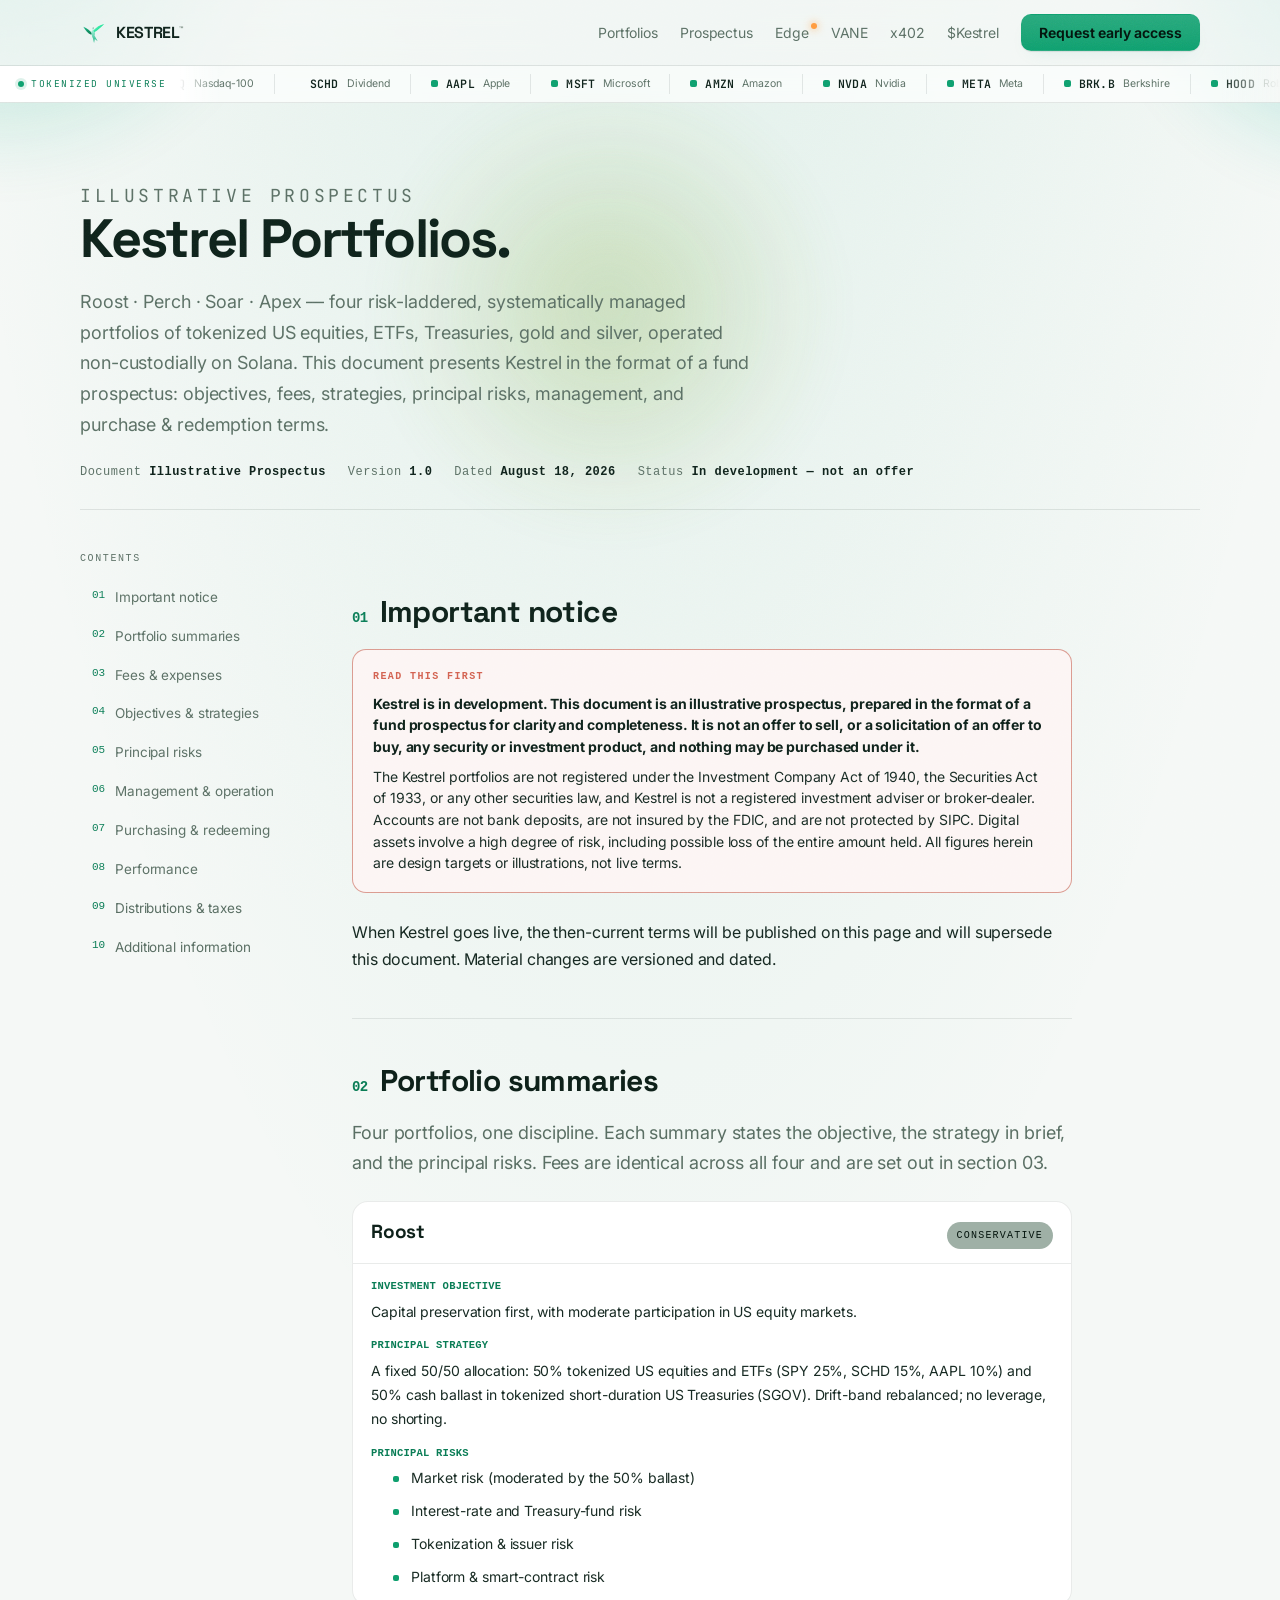
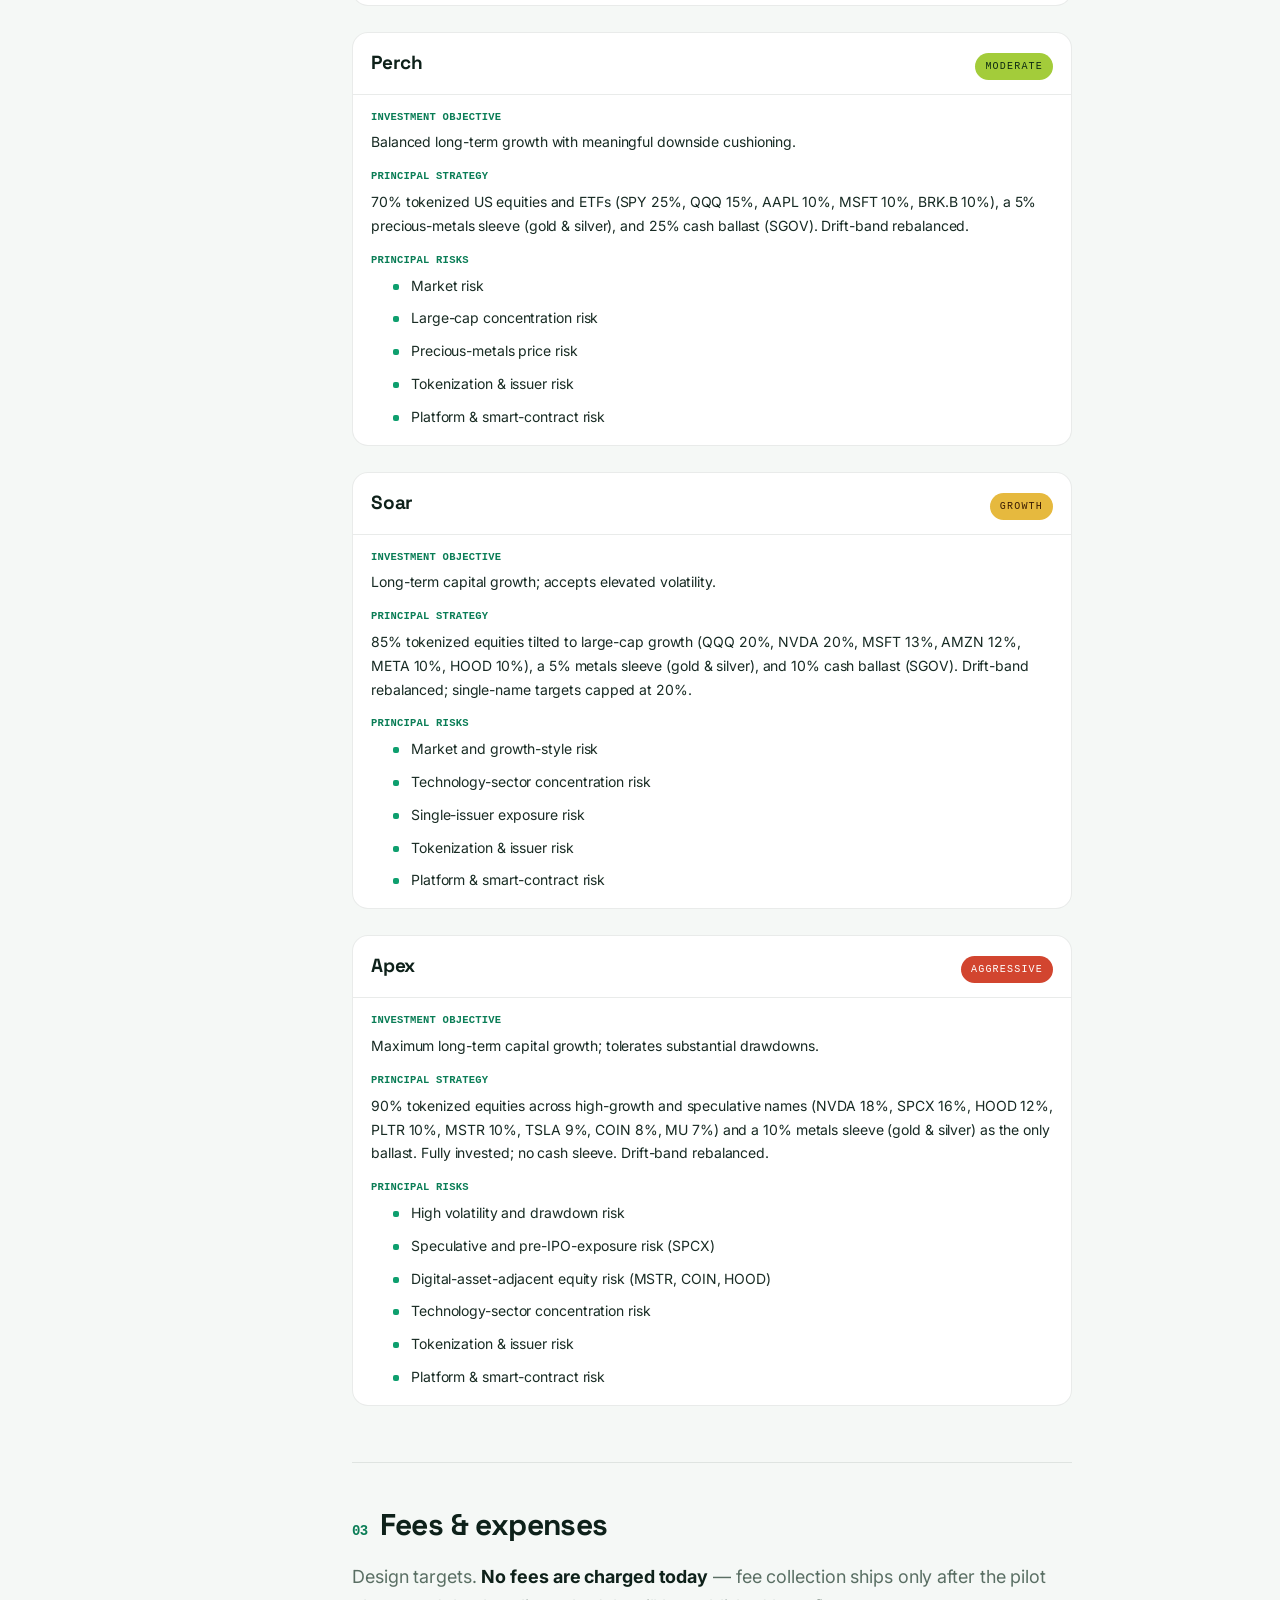
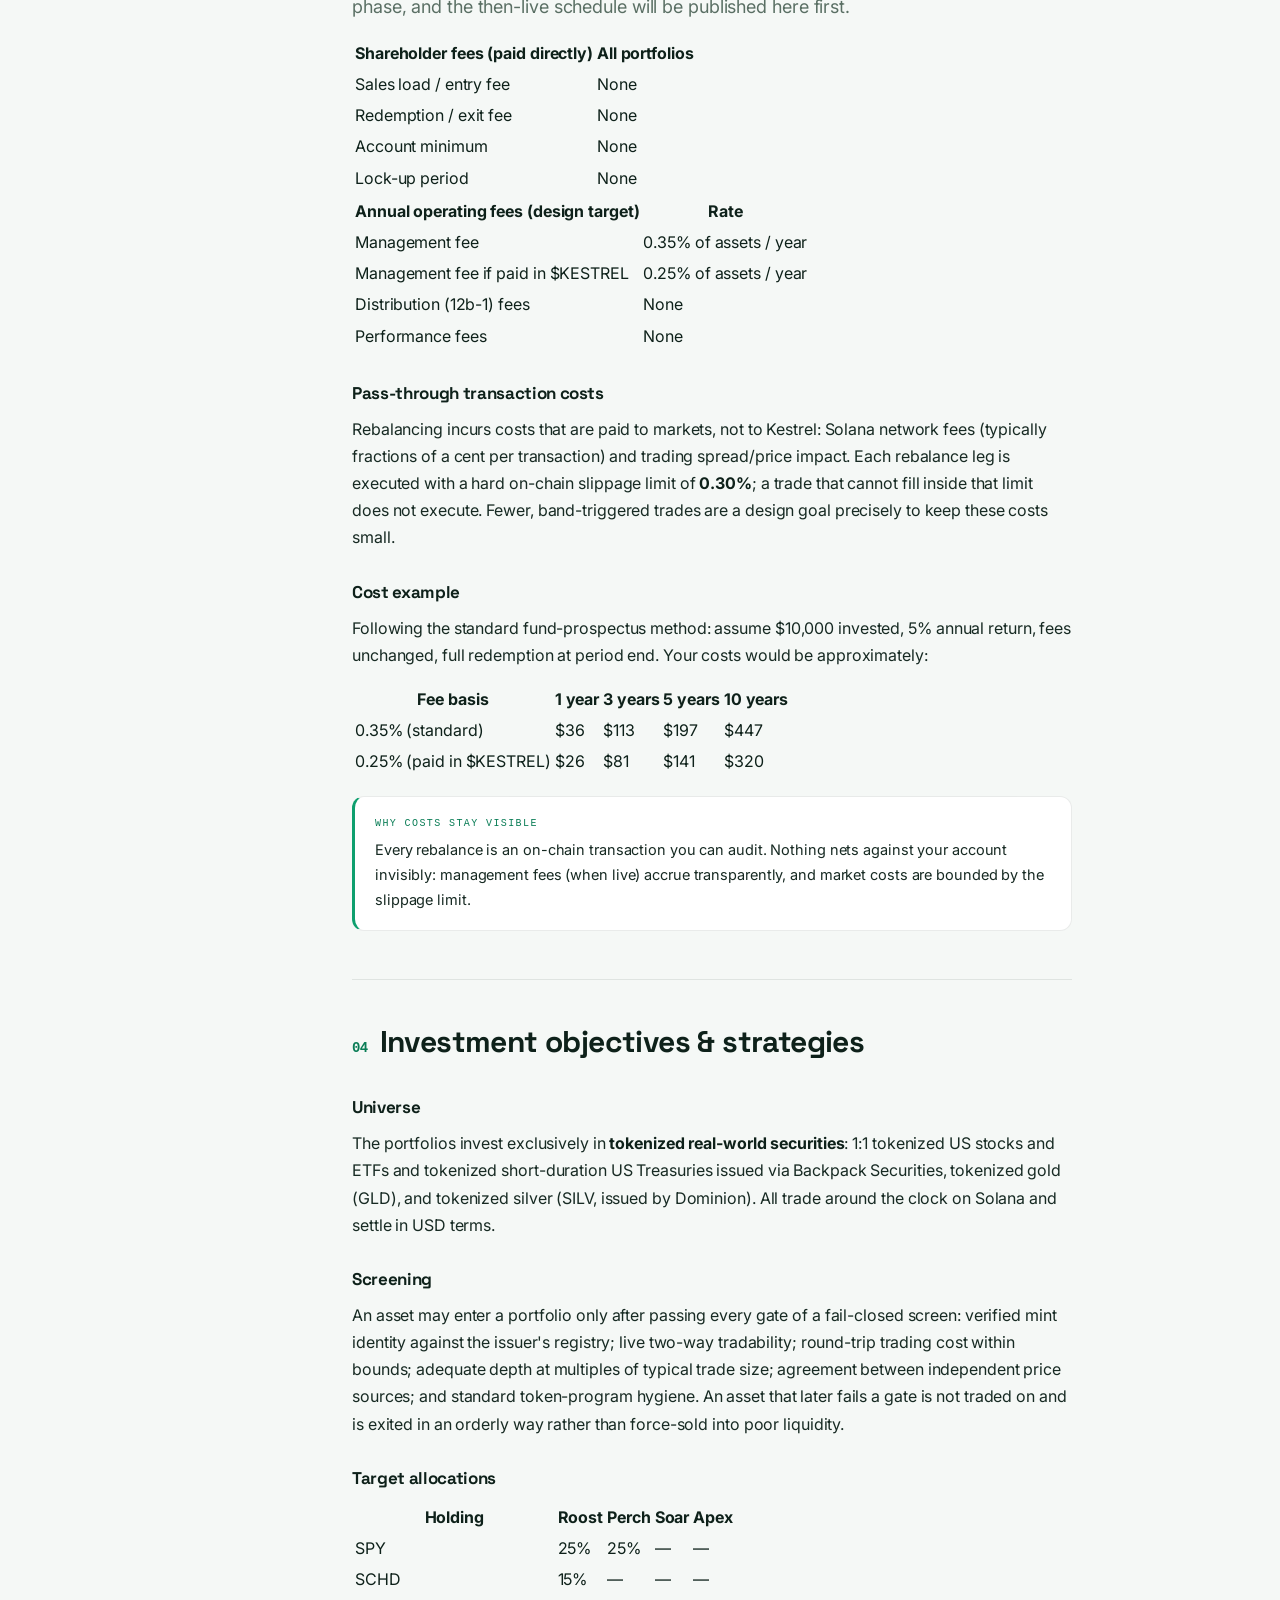
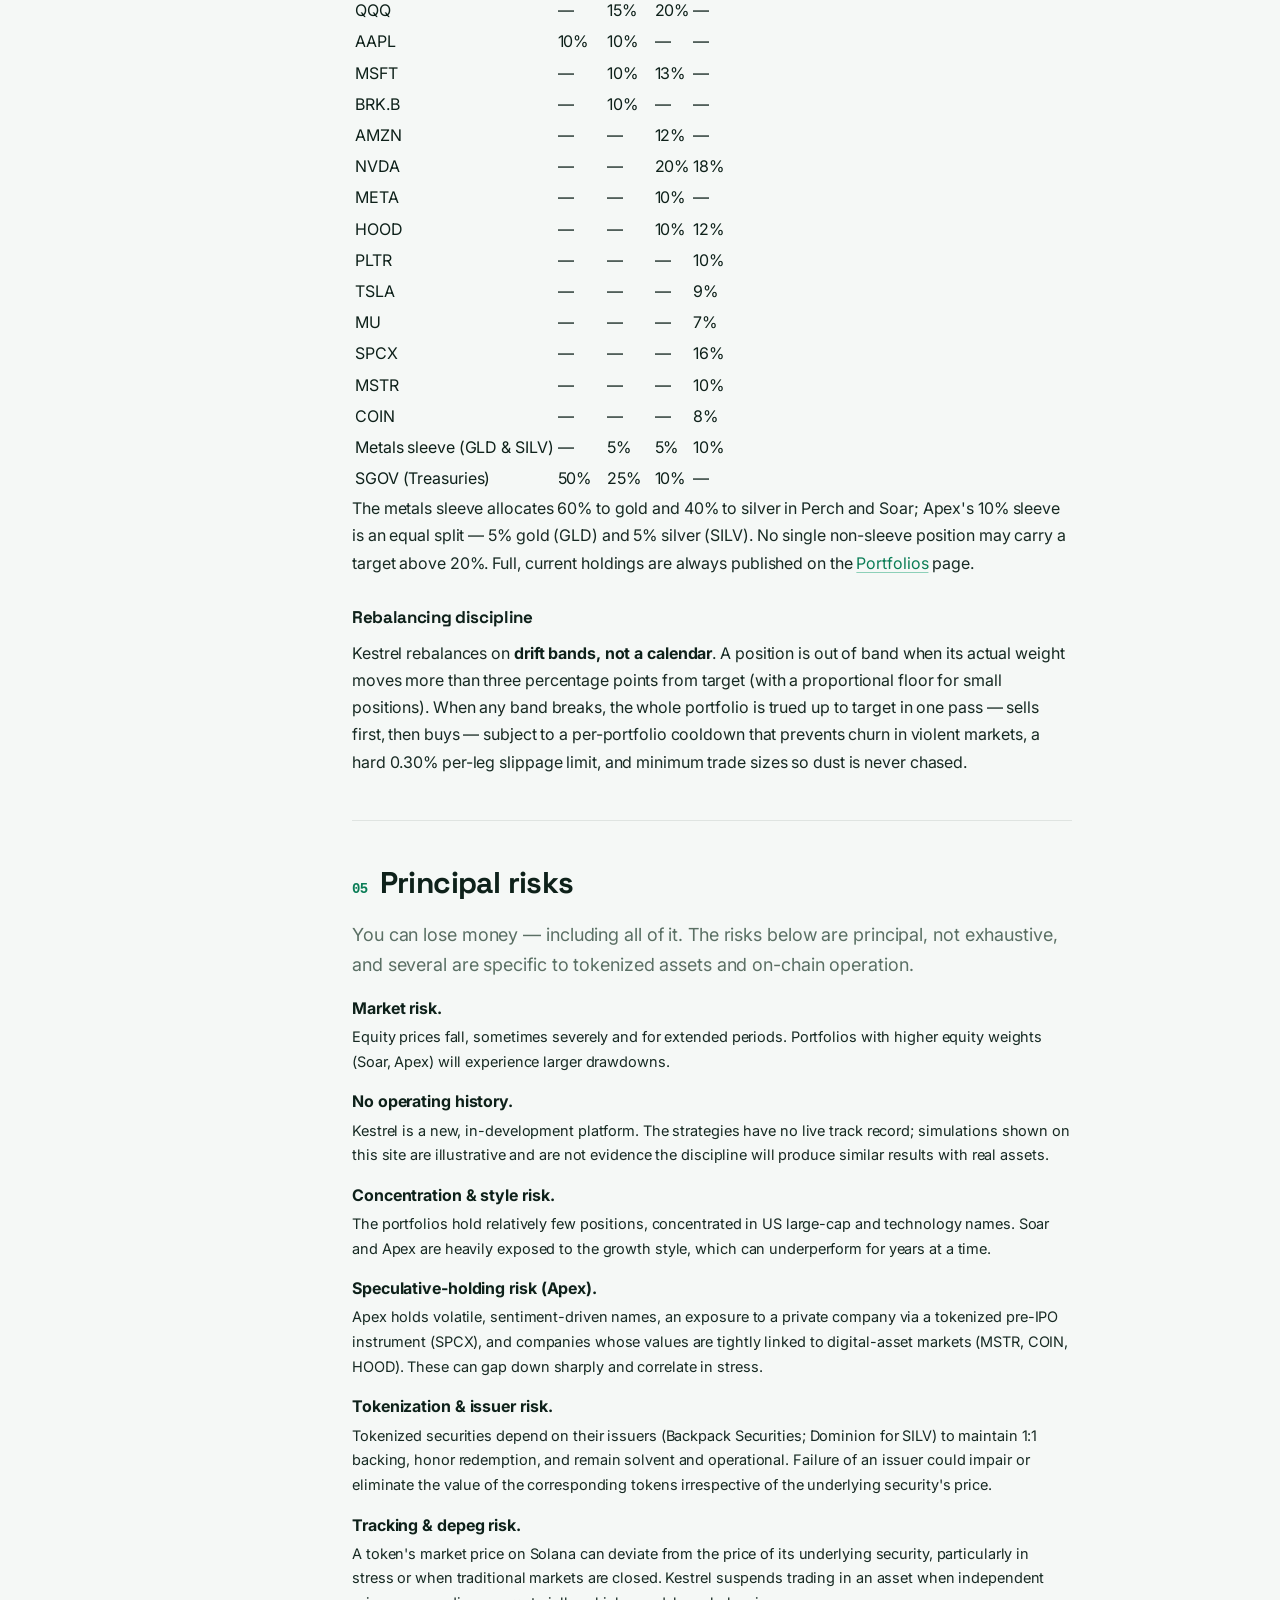
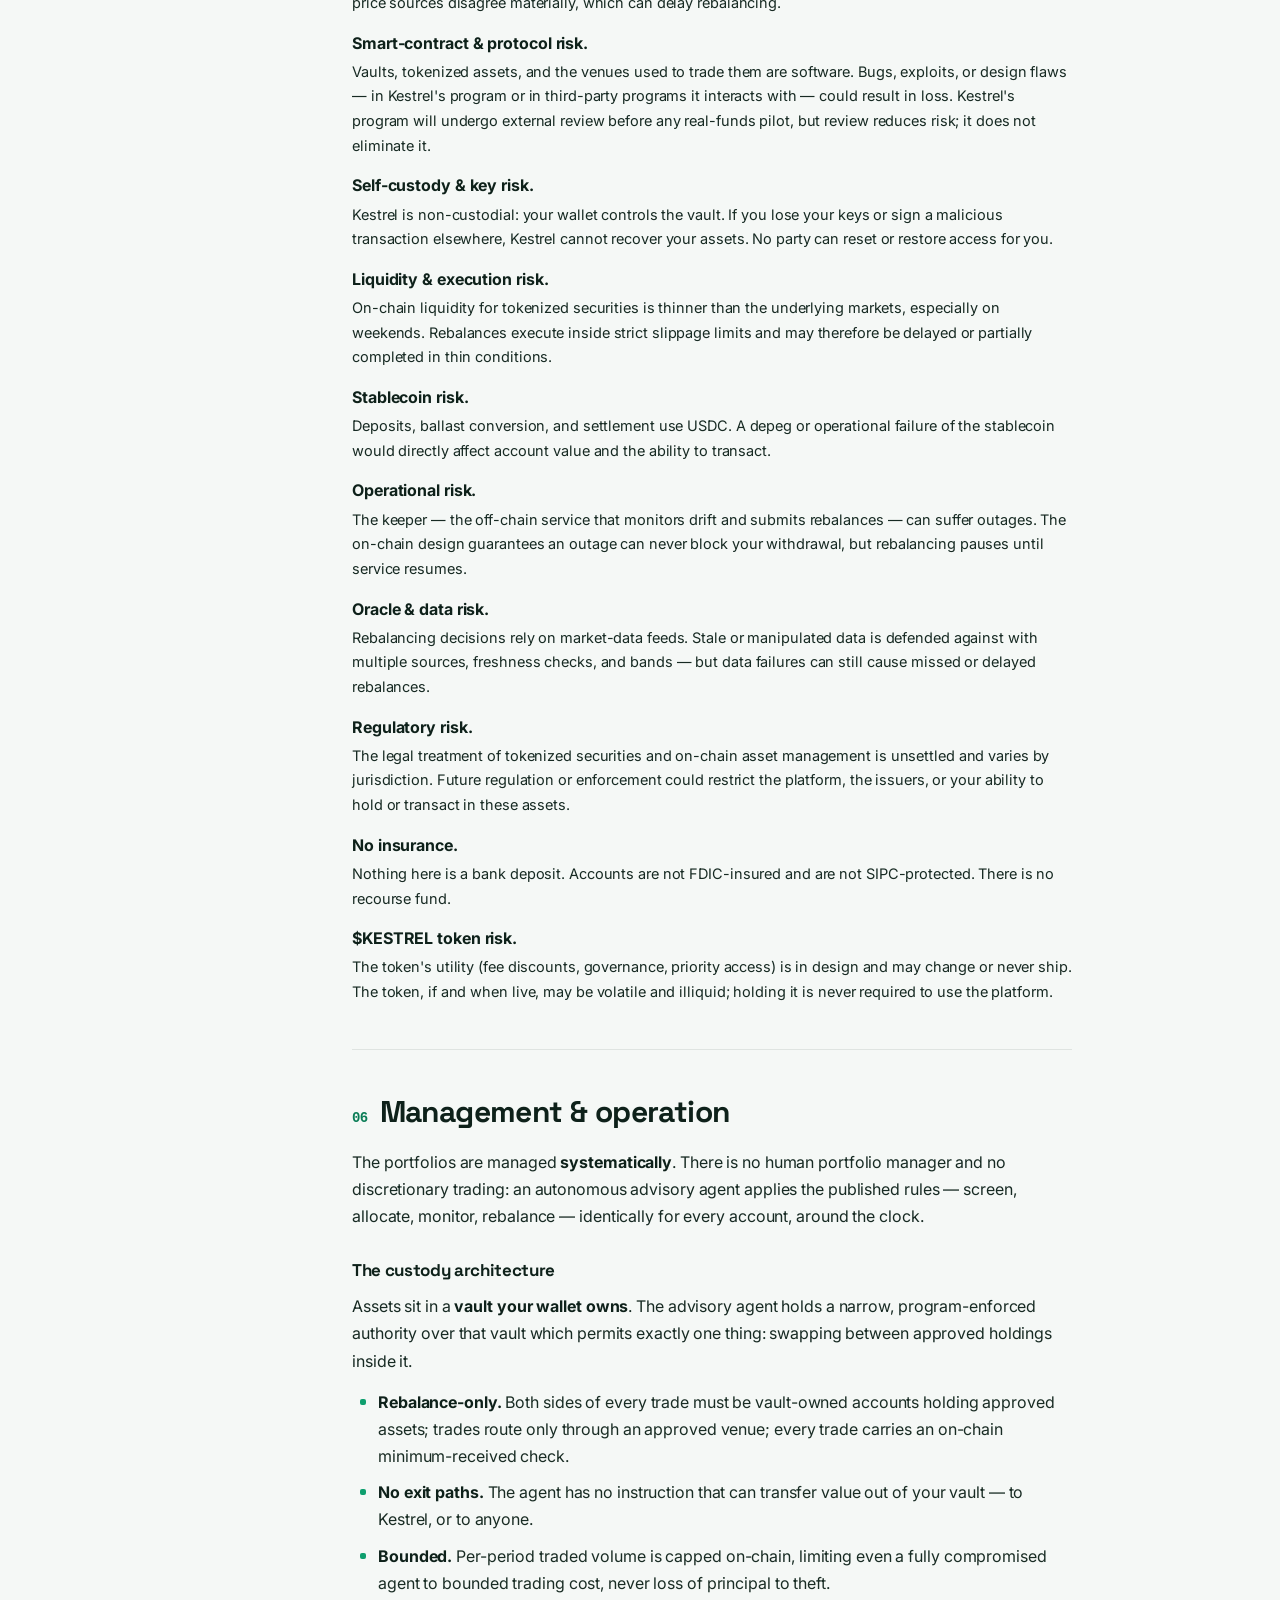
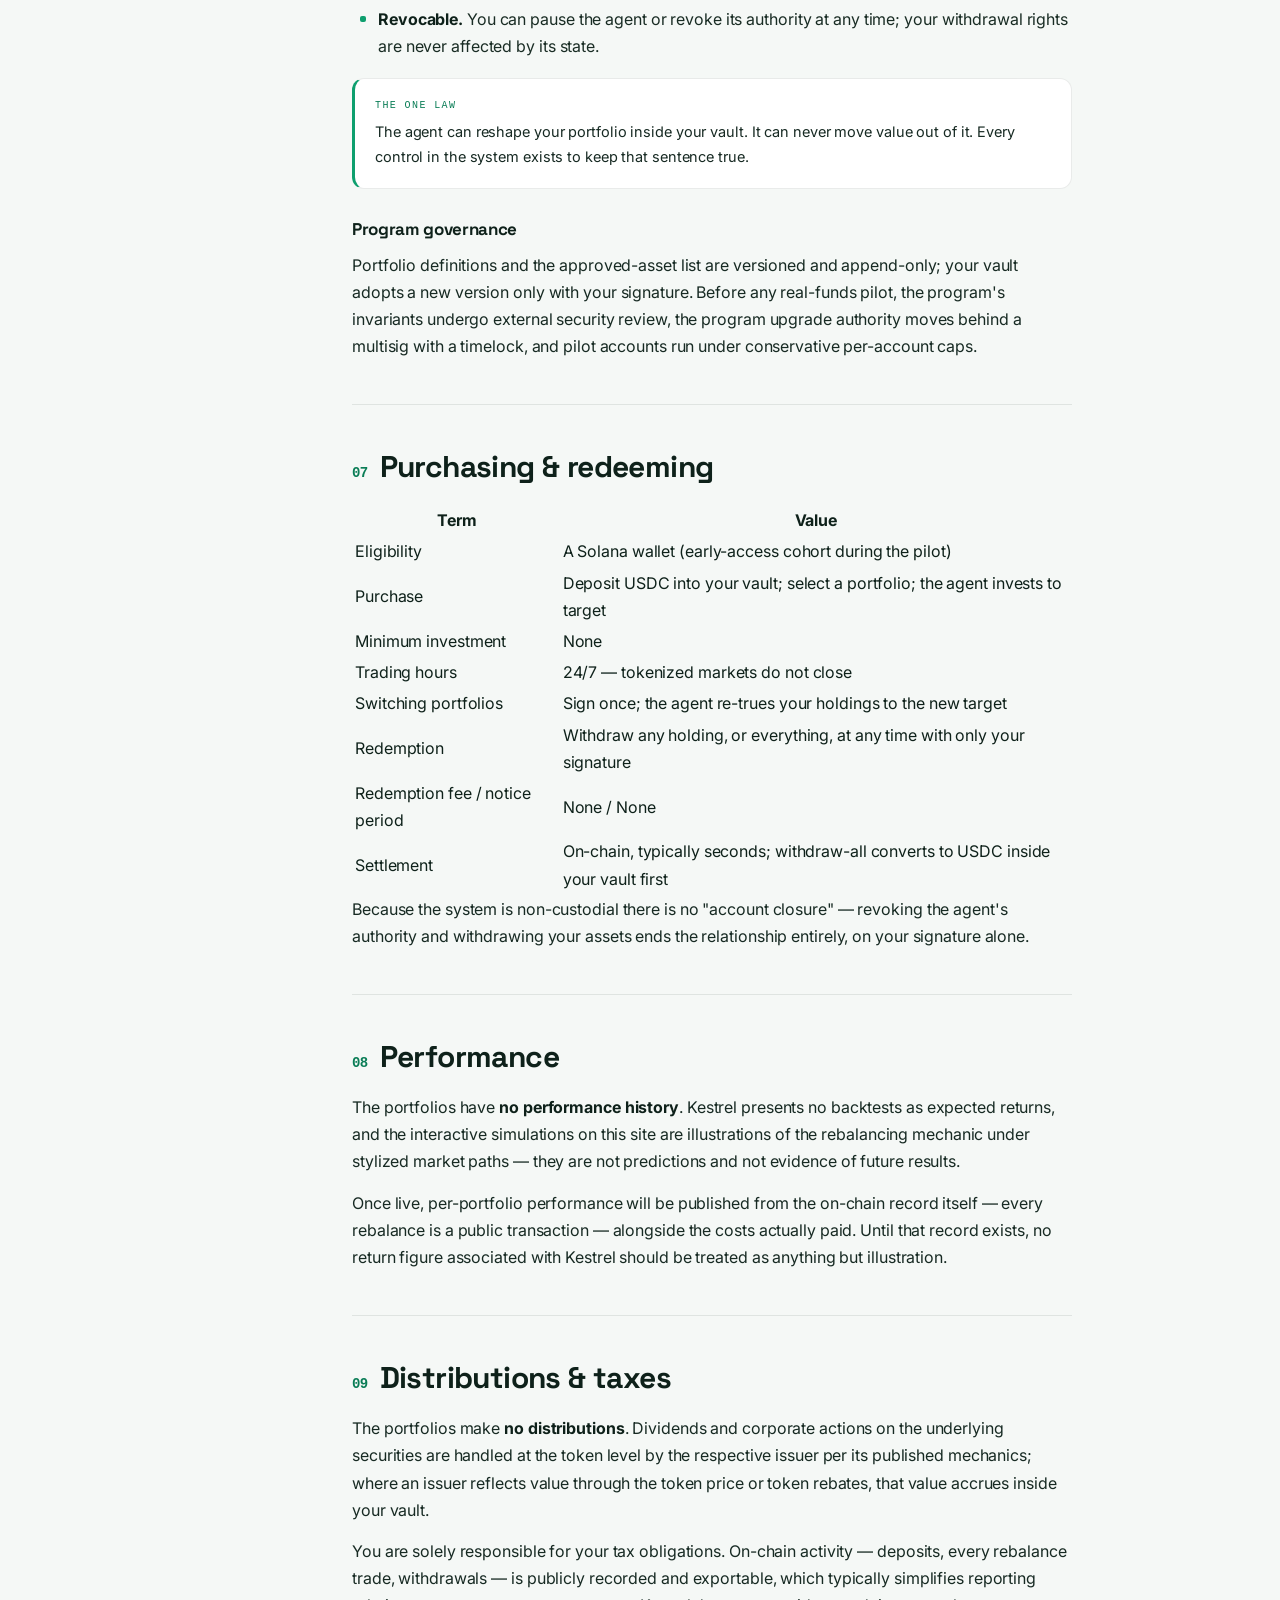
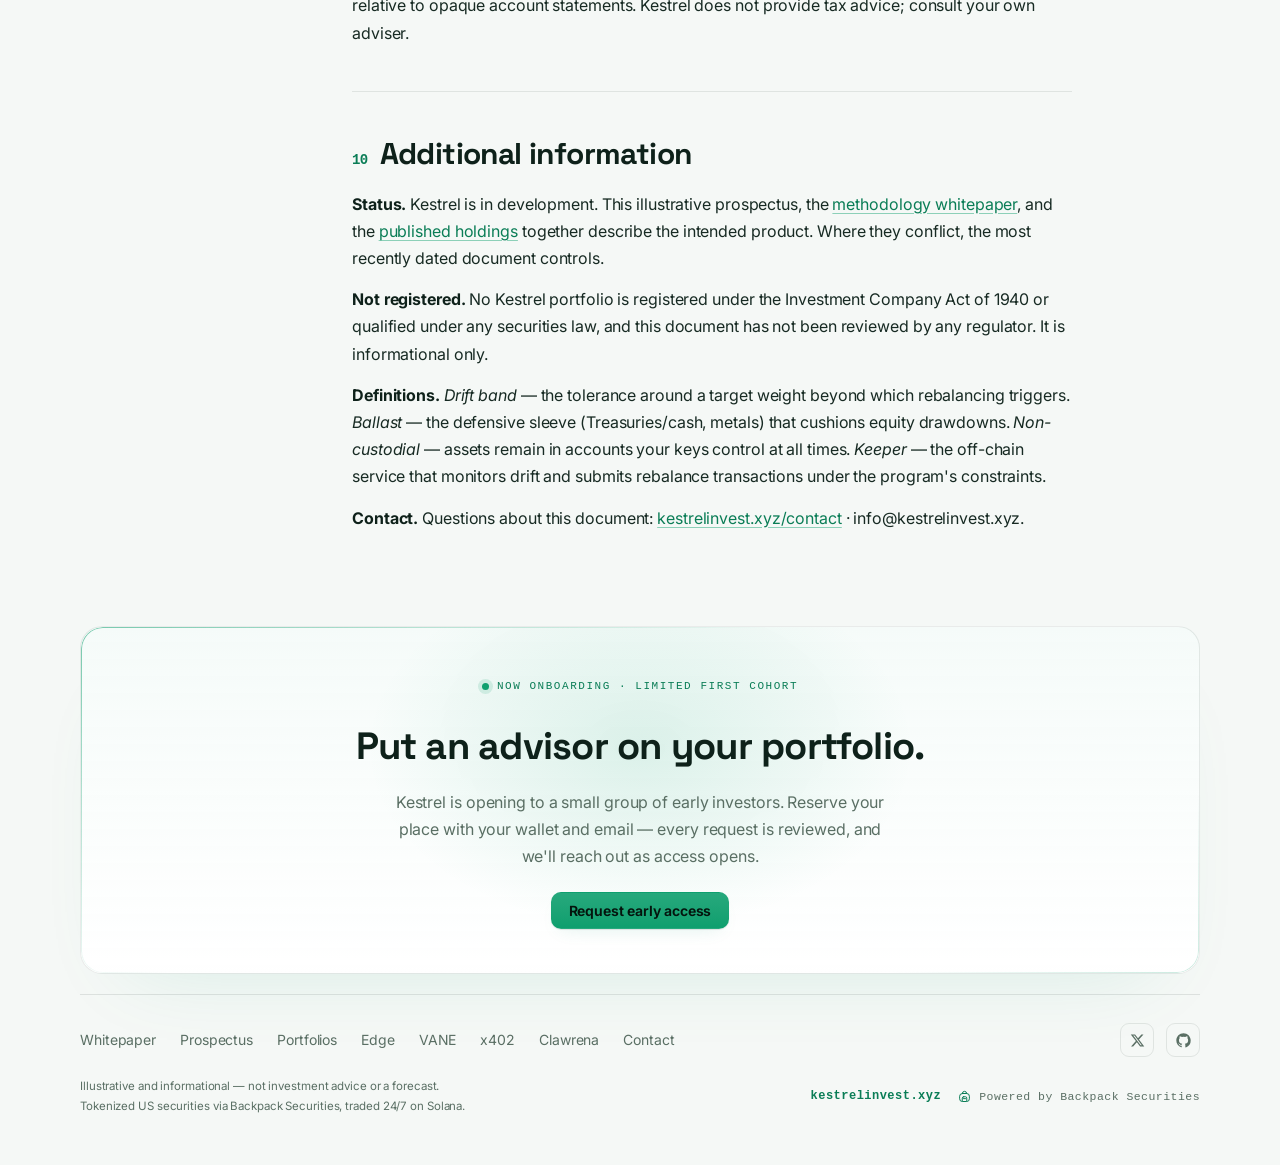
<file: prospectus.html>
<!doctype html>
<html lang="en">
<head>
<meta charset="utf-8">
<meta name="viewport" content="width=device-width, initial-scale=1, viewport-fit=cover">
<title>Prospectus — Kestrel</title>
<meta name="description" content="The Kestrel illustrative prospectus: objectives, fees, strategies, principal risks, management, and purchase & redemption terms for the four Kestrel portfolios — presented in the format of a fund prospectus.">
<link rel="canonical" href="https://kestrelinvest.xyz/prospectus.html">
<meta name="theme-color" content="#0e9f6e" media="(prefers-color-scheme: light)">
<meta name="theme-color" content="#04140d" media="(prefers-color-scheme: dark)">
<meta property="og:type" content="website">
<meta property="og:site_name" content="Kestrel">
<meta property="og:title" content="Prospectus — Kestrel">
<meta property="og:description" content="Objectives, fees, strategies, principal risks, and redemption terms for the four Kestrel portfolios — in the format of a fund prospectus.">
<meta property="og:url" content="https://kestrelinvest.xyz/prospectus.html">
<meta name="twitter:card" content="summary_large_image">
<meta name="twitter:title" content="Prospectus — Kestrel">
<meta name="twitter:description" content="Objectives, fees, strategies, principal risks, and redemption terms for the four Kestrel portfolios.">
<link rel="icon" href="data:image/svg+xml,%3Csvg xmlns='http://www.w3.org/2000/svg' viewBox='0 0 100 100'%3E%3Crect width='100' height='100' rx='22' fill='%230e9f6e'/%3E%3Cg fill='%23eafff4'%3E%3Cpath d='M47 52 C 37 40 27 31 13 26 C 20 40 30 51 43 57 Z'/%3E%3Cpath d='M45 55 C 42 49 43 42 49 38 C 47 35 46 31 49 28 C 52 31 53 35 52 39 C 58 43 60 51 56 60 L 68 82 L 57 73 L 54 88 L 50 71 C 47 66 46 61 45 55 Z'/%3E%3Cpath d='M51 40 C 63 27 76 19 93 15 C 80 28 67 40 55 47 Z'/%3E%3C/g%3E%3C/svg%3E">
<link rel="preconnect" href="https://fonts.googleapis.com">
<link rel="preconnect" href="https://fonts.gstatic.com" crossorigin>
<link rel="stylesheet" href="https://fonts.googleapis.com/css2?family=Inter:wght@400;500;600;700&family=Space+Grotesk:wght@500;600;700&family=JetBrains+Mono:wght@500;600&display=swap">
<style>
  :root {
    --bg:#f5f8f6; --surface:#ffffff; --surface-2:#f0f5f1;
    --ink:#0e211a; --muted:#5a6f64; --line:rgba(14,33,26,.10); --card-line:rgba(14,33,26,.09);
    --accent:#0e9f6e; --accent-ink:#0a7d56; --glow:rgba(14,159,110,.14); --market:#d2604f;
    --cash:#9fb0a6; --gold:#cba52e;
  }
  @media (prefers-color-scheme: dark) {
    :root { --bg:#070c0a; --surface:#0f1713; --surface-2:#131d17; --ink:#e9f2ec; --muted:#83988c;
      --line:rgba(255,255,255,.08); --card-line:rgba(255,255,255,.07);
      --accent:#2ee6a0; --accent-ink:#68f0bd; --glow:rgba(46,230,160,.16); --market:#f2836e; }
  }
  :root[data-theme="light"] { --bg:#f5f8f6; --surface:#ffffff; --surface-2:#f0f5f1; --ink:#0e211a; --muted:#5a6f64; --line:rgba(14,33,26,.10); --card-line:rgba(14,33,26,.09); --accent:#0e9f6e; --accent-ink:#0a7d56; --glow:rgba(14,159,110,.14); --market:#d2604f; }
  :root[data-theme="dark"] { --bg:#070c0a; --surface:#0f1713; --surface-2:#131d17; --ink:#e9f2ec; --muted:#83988c; --line:rgba(255,255,255,.08); --card-line:rgba(255,255,255,.07); --accent:#2ee6a0; --accent-ink:#68f0bd; --glow:rgba(46,230,160,.16); --market:#f2836e; }

  * { box-sizing: border-box; }
  html { scroll-behavior: smooth; }
  body { margin: 0; color: var(--ink); position: relative;
    font: 16px/1.7 ui-sans-serif, system-ui, -apple-system, "Segoe UI", Roboto, sans-serif; -webkit-font-smoothing: antialiased;
    background: radial-gradient(120% 50% at 50% -12%, var(--glow), transparent 52%), var(--bg); }
  .wrap { max-width: 1180px; margin: 0 auto; padding: 0 30px; }
  a { color: inherit; }

  nav { position: sticky; top: 0; z-index: 20; backdrop-filter: blur(12px); background: color-mix(in srgb, var(--bg) 78%, transparent); border-bottom: 1px solid var(--line); }
  .nav-in { max-width: 1180px; margin: 0 auto; padding: 14px 30px; display: flex; align-items: center; gap: 14px; }
  .brand { display: flex; align-items: center; gap: 10px; text-decoration: none; color: inherit; }
  .brand .logo { width: 26px; height: 26px; color: var(--accent); }
  .brand b { font-size: 16px; letter-spacing: 3px; font-weight: 650; }
  .brand .tm { font-size: 8px; font-weight: 600; letter-spacing: 0; vertical-align: super; margin-left: -1px; color: var(--muted); }
  .nav-links { margin-left: auto; display: flex; align-items: center; gap: 22px; }
  .nav-links a { color: var(--muted); text-decoration: none; font-size: 14px; font-family: inherit; }
  .nav-links a:hover { color: var(--ink); }
  .nav-toggle { display: none; margin-left: auto; width: 40px; height: 40px; border: 1px solid var(--card-line); border-radius: 10px; background: var(--surface); cursor: pointer; padding: 0; flex-direction: column; align-items: center; justify-content: center; gap: 4px; }
  .nav-toggle span { display: block; width: 18px; height: 2px; border-radius: 2px; background: var(--ink); transition: transform .2s ease, opacity .2s ease; }
  .nav-toggle[aria-expanded="true"] span:nth-child(1) { transform: translateY(6px) rotate(45deg); }
  .nav-toggle[aria-expanded="true"] span:nth-child(2) { opacity: 0; }
  .nav-toggle[aria-expanded="true"] span:nth-child(3) { transform: translateY(-6px) rotate(-45deg); }
  .btn { display: inline-flex; align-items: center; gap: 7px; border: 1px solid var(--accent); color: var(--accent-ink); background: transparent; padding: 9px 17px; border-radius: 10px; font-size: 14px; font-weight: 600; font-family: inherit; text-decoration: none; cursor: pointer; transition: all .16s ease; }
  .btn:hover { background: var(--accent); color: #04140d; box-shadow: 0 8px 24px var(--glow); }
  .btn.solid { background: linear-gradient(180deg, color-mix(in srgb, var(--accent) 90%, #fff), var(--accent)); color: #04140d; border-color: transparent; font-weight: 650; letter-spacing: -.004em; box-shadow: 0 1px 1px rgba(0,0,0,.10), 0 8px 20px -10px var(--glow); }
  .btn.solid:hover { transform: translateY(-1px); background: linear-gradient(180deg, color-mix(in srgb, var(--accent) 96%, #fff), var(--accent)); box-shadow: 0 2px 4px rgba(0,0,0,.12), 0 14px 30px -10px var(--glow); }
  .btn.solid:active { transform: translateY(0); box-shadow: 0 1px 1px rgba(0,0,0,.10), 0 6px 16px -10px var(--glow); }
  .btn:focus-visible { outline: 2px solid var(--accent-ink); outline-offset: 2px; }
  .eyebrow { font-family: ui-monospace, monospace; font-size: 12px; letter-spacing: .2em; text-transform: uppercase; color: var(--accent-ink); margin: 0 0 16px; }

  /* doc hero */
  .whero { padding: 58px 0 26px; border-bottom: 1px solid var(--line); }
  .whero h1 { margin: 0; font-size: clamp(34px, 5vw, 54px); line-height: 1.04; font-weight: 800; letter-spacing: -.035em; max-width: 16ch; }
  .whero p { margin: 20px 0 0; font-size: 18px; color: var(--muted); max-width: 62ch; }
  .whero .meta { display: flex; flex-wrap: wrap; gap: 10px 22px; margin-top: 22px; font-family: ui-monospace, monospace; font-size: 12px; color: var(--muted); letter-spacing: .04em; }
  .whero .meta b { color: var(--ink); font-weight: 650; }

  /* doc layout */
  .doc { display: grid; grid-template-columns: 220px 1fr; gap: 52px; padding: 40px 0 10px; align-items: start; }
  .toc { position: sticky; top: 84px; }
  .toc .tl { font-family: ui-monospace, monospace; font-size: 10px; letter-spacing: .16em; text-transform: uppercase; color: var(--muted); margin-bottom: 12px; }
  .toc ol { list-style: none; margin: 0; padding: 0; counter-reset: t; display: flex; flex-direction: column; gap: 2px; }
  .toc a { display: flex; gap: 10px; padding: 7px 10px; border-radius: 8px; text-decoration: none; color: var(--muted); font-size: 13.5px; border-left: 2px solid transparent; transition: color .15s ease, background .15s ease; }
  .toc a:hover { color: var(--ink); background: var(--surface); }
  .toc a::before { counter-increment: t; content: counter(t,decimal-leading-zero); font-family: ui-monospace, monospace; font-size: 11px; color: var(--accent-ink); }

  .article { max-width: 720px; min-width: 0; }
  .sec { padding: 14px 0 30px; border-bottom: 1px solid var(--card-line); scroll-margin-top: 84px; }
  .sec:last-of-type { border-bottom: none; }
  .sec > h2 { display: flex; align-items: baseline; gap: 12px; margin: 22px 0 12px; font-size: clamp(23px, 3vw, 30px); font-weight: 750; letter-spacing: -.02em; }
  .sec > h2 .k { font-family: ui-monospace, monospace; font-size: 14px; color: var(--accent-ink); font-weight: 650; }
  .sec h3 { margin: 26px 0 8px; font-size: 17px; font-weight: 700; }
  .sec p { margin: 0 0 14px; color: color-mix(in srgb, var(--ink) 88%, var(--muted)); }
  .sec ul { margin: 0 0 14px; padding-left: 4px; list-style: none; display: flex; flex-direction: column; gap: 9px; }
  .sec ul li { position: relative; padding-left: 22px; color: color-mix(in srgb, var(--ink) 86%, var(--muted)); }
  .sec ul li::before { content: ""; position: absolute; left: 4px; top: 10px; width: 6px; height: 6px; border-radius: 2px; background: var(--accent); }
  .sec strong { color: var(--ink); font-weight: 700; }
  .sec a { color: var(--accent-ink); text-decoration: underline; text-decoration-color: color-mix(in srgb, var(--accent) 45%, transparent); text-underline-offset: 3px; }
  .sec a:hover { text-decoration-color: var(--accent); }
  .lead { font-size: 18px !important; color: var(--muted) !important; }

  .callout { margin: 18px 0; border: 1px solid var(--card-line); border-left: 3px solid var(--accent); border-radius: 12px; background: var(--surface); padding: 18px 20px; }
  .callout .ct { font-family: ui-monospace, monospace; font-size: 10px; letter-spacing: .14em; text-transform: uppercase; color: var(--accent-ink); margin-bottom: 6px; }
  .callout p { margin: 0; font-size: 14.5px; }
  .formula { margin: 18px 0; border: 1px solid var(--card-line); border-radius: 12px; background: var(--surface-2); padding: 18px 20px; font-family: ui-monospace, monospace; font-size: 13.5px; color: var(--ink); overflow-x: auto; }
  .formula .fl { color: var(--muted); font-size: 11px; letter-spacing: .04em; margin-bottom: 8px; text-transform: uppercase; }

  .tt { width: 100%; border-collapse: collapse; margin: 8px 0 16px; font-size: 14px; }
  .tt th, .tt td { text-align: left; padding: 10px 12px; border-bottom: 1px solid var(--card-line); }
  .tt th { font-family: ui-monospace, monospace; font-size: 10px; letter-spacing: .1em; text-transform: uppercase; color: var(--muted); font-weight: 600; }
  .tt td.n { font-family: ui-monospace, monospace; font-variant-numeric: tabular-nums; }
  .tt .pf { font-weight: 700; }
  .tt-wrap { overflow-x: auto; }

  /* shared band + modal + footer */
  .ea-eyebrow { display: inline-flex; align-items: center; gap: 8px; font-family: ui-monospace, monospace; font-size: 11px; letter-spacing: .14em; text-transform: uppercase; color: var(--accent-ink); }
  .ea-eyebrow i { width: 7px; height: 7px; border-radius: 50%; background: var(--accent); box-shadow: 0 0 0 4px var(--glow); }
  .ea-band { margin: 40px 0 8px; }
  .ea-band-in { position: relative; overflow: hidden; border: 1px solid var(--card-line); border-radius: 22px; padding: 44px 40px; text-align: center; background: radial-gradient(120% 140% at 50% -30%, var(--glow), transparent 60%), var(--surface); box-shadow: 0 40px 80px -50px var(--glow); }
  .ea-band h2 { margin: 16px 0 10px; font-size: clamp(26px, 3.4vw, 38px); font-weight: 750; letter-spacing: -.02em; }
  .ea-band p { margin: 0 auto 22px; max-width: 52ch; color: var(--muted); font-size: 16px; }
  .ea-overlay { position: fixed; inset: 0; z-index: 60; display: flex; align-items: center; justify-content: center; padding: 20px; background: color-mix(in srgb, #04140d 55%, transparent); backdrop-filter: blur(6px); animation: eaFade .2s ease; }
  .ea-overlay[hidden] { display: none; }
  @keyframes eaFade { from { opacity: 0; } to { opacity: 1; } }
  .ea-modal { position: relative; width: 100%; max-width: 440px; background: var(--surface); border: 1px solid var(--card-line); border-radius: 20px; padding: 32px 30px 28px; box-shadow: 0 50px 100px -30px rgba(0,0,0,.5); animation: eaRise .25s cubic-bezier(.2,.7,.2,1); max-height: calc(100dvh - 40px); overflow-y: auto; }
  @keyframes eaRise { from { opacity: 0; transform: translateY(14px); } to { opacity: 1; transform: none; } }
  .ea-close { position: absolute; top: 14px; right: 14px; width: 32px; height: 32px; border: none; border-radius: 9px; background: var(--surface-2); color: var(--muted); font-size: 13px; cursor: pointer; }
  .ea-close:hover { color: var(--ink); }
  .ea-modal h2 { margin: 14px 0 8px; font-size: 23px; font-weight: 750; letter-spacing: -.02em; }
  .ea-sub { margin: 0 0 20px; color: var(--muted); font-size: 14px; line-height: 1.5; }
  .ea-field { display: block; margin-bottom: 14px; }
  .ea-lab { display: block; font-size: 12.5px; font-weight: 600; color: var(--ink); margin-bottom: 6px; }
  .ea-field input { width: 100%; padding: 12px 13px; border: 1px solid var(--card-line); border-radius: 11px; background: var(--bg); color: var(--ink); font: inherit; font-size: 15px; transition: border-color .15s ease, box-shadow .15s ease; }
  #eaWallet { font-family: ui-monospace, monospace; font-size: 13.5px; }
  .ea-field input:focus { outline: none; border-color: var(--accent); box-shadow: 0 0 0 3px var(--glow); }
  .ea-field.bad input { border-color: var(--market); }
  .ea-err { display: block; min-height: 15px; margin-top: 5px; font-size: 12px; color: var(--market); }
  .ea-submit { width: 100%; justify-content: center; padding: 13px; margin-top: 4px; font-size: 15px; }
  .ea-submit[disabled] { opacity: .6; cursor: default; }
  .ea-trust { display: flex; align-items: flex-start; gap: 8px; margin: 16px 0 0; font-size: 11.5px; line-height: 1.5; color: var(--muted); }
  .ea-trust svg { flex: none; margin-top: 1px; color: var(--accent-ink); }
  .ea-done { text-align: center; }
  .ea-check { width: 58px; height: 58px; margin: 4px auto 4px; border-radius: 50%; display: flex; align-items: center; justify-content: center; color: #04140d; background: var(--accent); box-shadow: 0 0 0 8px var(--glow); }
  .ea-done .btn { margin-top: 18px; }
  body.ea-lock { overflow: hidden; }

  footer { margin-top: 20px; border-top: 1px solid var(--line); padding: 28px 0 52px; display: flex; flex-direction: column; gap: 20px; }
  footer .cap { color: var(--muted); font-size: 11.5px; max-width: 56ch; }
  .foot-links { display: flex; flex-wrap: wrap; align-items: center; gap: 12px 24px; }
  .foot-links a { color: var(--muted); text-decoration: none; font-size: 14px; }
  .foot-links a:hover { color: var(--ink); }
  .foot-contact { margin-left: auto; display: inline-flex; align-items: center; gap: 12px; }
  .foot-contact .btn { padding: 8px 15px; }
  .foot-x { display: inline-flex; width: 34px; height: 34px; align-items: center; justify-content: center; border: 1px solid var(--card-line); border-radius: 9px; color: var(--ink); transition: border-color .15s ease, background .15s ease; }
  .foot-x:hover { border-color: var(--accent); }
  .foot-x svg { width: 15px; height: 15px; }
  .foot-bottom { display: flex; justify-content: space-between; gap: 16px; flex-wrap: wrap; align-items: center; }
  .foot-meta { display: inline-flex; align-items: center; gap: 16px; flex-wrap: wrap; }
  .foot-dom { font-family: ui-monospace, monospace; font-size: 12px; letter-spacing: .04em; color: var(--accent-ink); text-decoration: none; font-weight: 600; }
  .bpbadge { display: inline-flex; align-items: center; gap: 7px; font-family: ui-monospace, monospace; font-size: 11.5px; letter-spacing: .04em; color: var(--muted); }
  .bpbadge .bp { width: 15px; height: 15px; color: var(--accent-ink); flex: none; }

  @media (max-width: 900px) {
    .doc { grid-template-columns: 1fr; gap: 20px; }
    .toc { position: static; border: 1px solid var(--card-line); border-radius: 14px; padding: 16px; background: var(--surface); }
    .toc ol { flex-flow: row wrap; gap: 6px 8px; }
    .toc a { border: 1px solid var(--card-line); border-radius: 8px; }
  }
  @media (max-width: 680px) {
    .wrap { padding: 0 18px; }
    .nav-in { padding: 12px 18px; gap: 10px; position: relative; }
    .nav-toggle { display: flex; }
    .nav-links { position: absolute; top: calc(100% + 1px); left: 0; right: 0; margin: 0; flex-direction: column; align-items: stretch; gap: 0; background: var(--surface); border-bottom: 1px solid var(--line); box-shadow: 0 20px 40px -24px var(--glow); padding: 8px 18px 16px; display: none; }
    .nav-links.open { display: flex; }
    .nav-links a { padding: 13px 4px; font-size: 15px; border-bottom: 1px solid var(--card-line); }
    .nav-links .btn { margin-top: 12px; justify-content: center; padding: 12px; }
    .whero { padding: 40px 0 22px; }
    .ea-band-in { padding: 30px 20px; border-radius: 18px; }
    .ea-overlay { padding: 12px; align-items: flex-end; }
    .ea-modal { padding: 26px 20px 22px; border-radius: 18px 18px 16px 16px; }
  }
  @media (prefers-reduced-motion: reduce) { html { scroll-behavior: auto; } }
  /* prospectus extras */
  .notice { margin: 0 0 26px; border: 1.5px solid color-mix(in srgb, var(--market) 55%, var(--card-line)); border-radius: 14px; background: color-mix(in srgb, var(--market) 6%, var(--surface)); padding: 18px 20px; }
  .notice .nt { font-family: ui-monospace, monospace; font-size: 10px; letter-spacing: .14em; text-transform: uppercase; color: var(--market); margin-bottom: 8px; font-weight: 700; }
  .notice p { margin: 0; font-size: 14px; line-height: 1.55; }
  .notice p + p { margin-top: 8px; }
  .fs { margin: 22px 0 26px; border: 1px solid var(--card-line); border-radius: 16px; background: var(--surface); overflow: hidden; }
  .fs .fsh { display: flex; align-items: baseline; justify-content: space-between; gap: 10px; padding: 14px 18px; border-bottom: 1px solid var(--card-line); }
  .fs .fsh h3 { margin: 0; font-size: 19px; font-weight: 700; letter-spacing: -.01em; }
  .fs .fsh .pf-tag { font-family: ui-monospace, monospace; font-size: 10px; letter-spacing: .12em; text-transform: uppercase; padding: 5px 10px; border-radius: 99px; }
  .fs .fsb { padding: 14px 18px 16px; }
  .fs .fsb h4 { margin: 12px 0 4px; font-size: 13px; font-weight: 700; letter-spacing: .02em; text-transform: uppercase; color: var(--accent-ink); font-family: ui-monospace, monospace; font-size: 10.5px; }
  .fs .fsb h4:first-child { margin-top: 0; }
  .fs .fsb p, .fs .fsb li { font-size: 14px; }
  .fs .fsb ul { margin: 4px 0 0 18px; padding: 0; }
  .r1 { color:#04140d; background: var(--cash); } .r2 { color:#0e2b12; background:#a3cc3a; }
  .r3 { color:#3a1c04; background:#e6b93e; } .r4 { color:#fff; background:#d2452f; }
  .rk { margin: 14px 0; }
  .rk b { display: block; margin-bottom: 3px; }
  .rk p { margin: 0; font-size: 14.5px; }

  .edge-navlink{position:relative}
  .edge-navdot{position:absolute;top:2px;right:-8px;width:6px;height:6px;border-radius:50%;background:#ff9a3d;display:inline-block;box-shadow:0 0 8px #ff9a3d}
</style>
<link rel="stylesheet" href="elevate.css">

<svg width="0" height="0" style="position:absolute" aria-hidden="true">
  <defs>
    <linearGradient id="kxNear" x1="0" y1="0" x2="1" y2="1"><stop offset="0" stop-color="#9dffdd"/><stop offset=".5" stop-color="#2ee6a0"/><stop offset="1" stop-color="#0e9f6e"/></linearGradient>
    <linearGradient id="kxFar" x1="0" y1="0" x2="1" y2="1"><stop offset="0" stop-color="#15b884"/><stop offset="1" stop-color="#0a7047"/></linearGradient>
    <linearGradient id="kxBod" x1="0" y1="0" x2="0" y2="1"><stop offset="0" stop-color="#c7ffee"/><stop offset="1" stop-color="#12b07d"/></linearGradient>
  </defs>
  <symbol id="kestrel" viewBox="0 0 100 100">
    <path fill="url(#kxFar)" d="M47 52 C 37 40 27 31 13 26 C 20 40 30 51 43 57 Z"/>
    <path fill="url(#kxBod)" d="M45 55 C 42 49 43 42 49 38 C 47 35 46 31 49 28 C 52 31 53 35 52 39 C 58 43 60 51 56 60 L 68 82 L 57 73 L 54 88 L 50 71 C 47 66 46 61 45 55 Z"/>
    <path fill="url(#kxNear)" d="M51 40 C 63 27 76 19 93 15 C 80 28 67 40 55 47 Z"/>
    <path fill="#2ee6a0" opacity=".75" d="M72 25 C 80 20 86 18 92 16 C 85 23 77 29 69 34 Z"/>
    <circle cx="50.5" cy="31" r="1.8" fill="#0a1712"/>
  </symbol>
  <symbol id="bp" viewBox="0 0 24 24" fill="none" stroke="currentColor" stroke-width="1.6" stroke-linecap="round" stroke-linejoin="round">
    <path d="M8.5 7.2 a3.5 3.5 0 0 1 7 0"/><rect x="4.2" y="7.2" width="15.6" height="12.8" rx="4.4"/><rect x="8.4" y="12.4" width="7.2" height="7.6" rx="2"/><line x1="10.4" y1="15.4" x2="13.6" y2="15.4"/>
  </symbol>
</svg>

<nav>
  <div class="nav-in">
    <a class="brand" href="index.html"><svg class="logo"><use href="#kestrel"/></svg><b>KESTREL<span class="tm">&#8482;</span></b></a>
    <button class="nav-toggle" id="navToggle" type="button" aria-label="Open menu" aria-expanded="false"><span></span><span></span><span></span></button>
    <div class="nav-links" id="navLinks">
      <a href="portfolios.html">Portfolios</a>
      <a href="prospectus.html">Prospectus</a>
      <a href="edge.html" class="edge-navlink">Edge<i class="edge-navdot"></i></a>
      <a href="vane.html">VANE</a>
      <a href="x402.html">x402</a>
      <a href="https://pump.fun/coin/G9ALRz5jtq6wG7dijjsb1TvkGatwPNcnhbAGECVQpump" id="tokenLink" target="_blank" rel="noopener">$Kestrel</a>
      <button class="btn solid js-ea" type="button">Request early access</button>
    </div>
  </div>
</nav>

<div class="wrap">
  <header class="whero">
    <p class="eyebrow">Illustrative Prospectus</p>
    <h1>Kestrel Portfolios.</h1>
    <p>Roost &middot; Perch &middot; Soar &middot; Apex &mdash; four risk-laddered, systematically managed portfolios of tokenized US equities, ETFs, Treasuries, gold and silver, operated non-custodially on Solana. This document presents Kestrel in the format of a fund prospectus: objectives, fees, strategies, principal risks, management, and purchase &amp; redemption terms.</p>
    <div class="meta"><span>Document <b>Illustrative Prospectus</b></span><span>Version <b>1.0</b></span><span>Dated <b>August 18, 2026</b></span><span>Status <b>In development &mdash; not an offer</b></span></div>
  </header>

  <div class="doc">
    <aside class="toc">
      <div class="tl">Contents</div>
      <ol>
        <li><a href="#notice">Important notice</a></li>
        <li><a href="#summaries">Portfolio summaries</a></li>
        <li><a href="#fees">Fees &amp; expenses</a></li>
        <li><a href="#strategies">Objectives &amp; strategies</a></li>
        <li><a href="#risks">Principal risks</a></li>
        <li><a href="#management">Management &amp; operation</a></li>
        <li><a href="#purchase">Purchasing &amp; redeeming</a></li>
        <li><a href="#performance">Performance</a></li>
        <li><a href="#tax">Distributions &amp; taxes</a></li>
        <li><a href="#additional">Additional information</a></li>
      </ol>
    </aside>

    <article class="article">

      <section class="sec" id="notice">
        <h2><span class="k">01</span>Important notice</h2>
        <div class="notice">
          <div class="nt">Read this first</div>
          <p><strong>Kestrel is in development. This document is an illustrative prospectus, prepared in the format of a fund prospectus for clarity and completeness. It is not an offer to sell, or a solicitation of an offer to buy, any security or investment product, and nothing may be purchased under it.</strong></p>
          <p>The Kestrel portfolios are not registered under the Investment Company Act of 1940, the Securities Act of 1933, or any other securities law, and Kestrel is not a registered investment adviser or broker-dealer. Accounts are not bank deposits, are not insured by the FDIC, and are not protected by SIPC. Digital assets involve a high degree of risk, including possible loss of the entire amount held. All figures herein are design targets or illustrations, not live terms.</p>
        </div>
        <p>When Kestrel goes live, the then-current terms will be published on this page and will supersede this document. Material changes are versioned and dated.</p>
      </section>

      <section class="sec" id="summaries">
        <h2><span class="k">02</span>Portfolio summaries</h2>
        <p class="lead">Four portfolios, one discipline. Each summary states the objective, the strategy in brief, and the principal risks. Fees are identical across all four and are set out in section 03.</p>

        <div class="fs">
          <div class="fsh"><h3>Roost</h3><span class="pf-tag r1">Conservative</span></div>
          <div class="fsb">
            <h4>Investment objective</h4>
            <p>Capital preservation first, with moderate participation in US equity markets.</p>
            <h4>Principal strategy</h4>
            <p>A fixed 50/50 allocation: 50% tokenized US equities and ETFs (SPY 25%, SCHD 15%, AAPL 10%) and 50% cash ballast in tokenized short-duration US Treasuries (SGOV). Drift-band rebalanced; no leverage, no shorting.</p>
            <h4>Principal risks</h4>
            <ul><li>Market risk (moderated by the 50% ballast)</li><li>Interest-rate and Treasury-fund risk</li><li>Tokenization &amp; issuer risk</li><li>Platform &amp; smart-contract risk</li></ul>
          </div>
        </div>

        <div class="fs">
          <div class="fsh"><h3>Perch</h3><span class="pf-tag r2">Moderate</span></div>
          <div class="fsb">
            <h4>Investment objective</h4>
            <p>Balanced long-term growth with meaningful downside cushioning.</p>
            <h4>Principal strategy</h4>
            <p>70% tokenized US equities and ETFs (SPY 25%, QQQ 15%, AAPL 10%, MSFT 10%, BRK.B 10%), a 5% precious-metals sleeve (gold &amp; silver), and 25% cash ballast (SGOV). Drift-band rebalanced.</p>
            <h4>Principal risks</h4>
            <ul><li>Market risk</li><li>Large-cap concentration risk</li><li>Precious-metals price risk</li><li>Tokenization &amp; issuer risk</li><li>Platform &amp; smart-contract risk</li></ul>
          </div>
        </div>

        <div class="fs">
          <div class="fsh"><h3>Soar</h3><span class="pf-tag r3">Growth</span></div>
          <div class="fsb">
            <h4>Investment objective</h4>
            <p>Long-term capital growth; accepts elevated volatility.</p>
            <h4>Principal strategy</h4>
            <p>85% tokenized equities tilted to large-cap growth (QQQ 20%, NVDA 20%, MSFT 13%, AMZN 12%, META 10%, HOOD 10%), a 5% metals sleeve (gold &amp; silver), and 10% cash ballast (SGOV). Drift-band rebalanced; single-name targets capped at 20%.</p>
            <h4>Principal risks</h4>
            <ul><li>Market and growth-style risk</li><li>Technology-sector concentration risk</li><li>Single-issuer exposure risk</li><li>Tokenization &amp; issuer risk</li><li>Platform &amp; smart-contract risk</li></ul>
          </div>
        </div>

        <div class="fs">
          <div class="fsh"><h3>Apex</h3><span class="pf-tag r4">Aggressive</span></div>
          <div class="fsb">
            <h4>Investment objective</h4>
            <p>Maximum long-term capital growth; tolerates substantial drawdowns.</p>
            <h4>Principal strategy</h4>
            <p>90% tokenized equities across high-growth and speculative names (NVDA 18%, SPCX 16%, HOOD 12%, PLTR 10%, MSTR 10%, TSLA 9%, COIN 8%, MU 7%) and a 10% metals sleeve (gold &amp; silver) as the only ballast. Fully invested; no cash sleeve. Drift-band rebalanced.</p>
            <h4>Principal risks</h4>
            <ul><li>High volatility and drawdown risk</li><li>Speculative and pre-IPO-exposure risk (SPCX)</li><li>Digital-asset-adjacent equity risk (MSTR, COIN, HOOD)</li><li>Technology-sector concentration risk</li><li>Tokenization &amp; issuer risk</li><li>Platform &amp; smart-contract risk</li></ul>
          </div>
        </div>
      </section>

      <section class="sec" id="fees">
        <h2><span class="k">03</span>Fees &amp; expenses</h2>
        <p class="lead">Design targets. <strong>No fees are charged today</strong> — fee collection ships only after the pilot phase, and the then-live schedule will be published here first.</p>
        <table>
          <thead><tr><th>Shareholder fees (paid directly)</th><th>All portfolios</th></tr></thead>
          <tbody>
            <tr><td>Sales load / entry fee</td><td class="n">None</td></tr>
            <tr><td>Redemption / exit fee</td><td class="n">None</td></tr>
            <tr><td>Account minimum</td><td class="n">None</td></tr>
            <tr><td>Lock-up period</td><td class="n">None</td></tr>
          </tbody>
        </table>
        <table>
          <thead><tr><th>Annual operating fees (design target)</th><th>Rate</th></tr></thead>
          <tbody>
            <tr><td>Management fee</td><td class="n">0.35% of assets / year</td></tr>
            <tr><td>Management fee if paid in $KESTREL</td><td class="n">0.25% of assets / year</td></tr>
            <tr><td>Distribution (12b-1) fees</td><td class="n">None</td></tr>
            <tr><td>Performance fees</td><td class="n">None</td></tr>
          </tbody>
        </table>
        <h3>Pass-through transaction costs</h3>
        <p>Rebalancing incurs costs that are paid to markets, not to Kestrel: Solana network fees (typically fractions of a cent per transaction) and trading spread/price impact. Each rebalance leg is executed with a hard on-chain slippage limit of <strong>0.30%</strong>; a trade that cannot fill inside that limit does not execute. Fewer, band-triggered trades are a design goal precisely to keep these costs small.</p>
        <h3>Cost example</h3>
        <p>Following the standard fund-prospectus method: assume $10,000 invested, 5% annual return, fees unchanged, full redemption at period end. Your costs would be approximately:</p>
        <table>
          <thead><tr><th>Fee basis</th><th>1 year</th><th>3 years</th><th>5 years</th><th>10 years</th></tr></thead>
          <tbody>
            <tr><td>0.35% (standard)</td><td class="n">$36</td><td class="n">$113</td><td class="n">$197</td><td class="n">$447</td></tr>
            <tr><td>0.25% (paid in $KESTREL)</td><td class="n">$26</td><td class="n">$81</td><td class="n">$141</td><td class="n">$320</td></tr>
          </tbody>
        </table>
        <div class="callout"><div class="ct">Why costs stay visible</div><p>Every rebalance is an on-chain transaction you can audit. Nothing nets against your account invisibly: management fees (when live) accrue transparently, and market costs are bounded by the slippage limit.</p></div>
      </section>

      <section class="sec" id="strategies">
        <h2><span class="k">04</span>Investment objectives &amp; strategies</h2>
        <h3>Universe</h3>
        <p>The portfolios invest exclusively in <strong>tokenized real-world securities</strong>: 1:1 tokenized US stocks and ETFs and tokenized short-duration US Treasuries issued via Backpack Securities, tokenized gold (GLD), and tokenized silver (SILV, issued by Dominion). All trade around the clock on Solana and settle in USD terms.</p>
        <h3>Screening</h3>
        <p>An asset may enter a portfolio only after passing every gate of a fail-closed screen: verified mint identity against the issuer's registry; live two-way tradability; round-trip trading cost within bounds; adequate depth at multiples of typical trade size; agreement between independent price sources; and standard token-program hygiene. An asset that later fails a gate is not traded on and is exited in an orderly way rather than force-sold into poor liquidity.</p>
        <h3>Target allocations</h3>
        <table>
          <thead><tr><th>Holding</th><th>Roost</th><th>Perch</th><th>Soar</th><th>Apex</th></tr></thead>
          <tbody>
            <tr><td>SPY</td><td class="n">25%</td><td class="n">25%</td><td class="n">&mdash;</td><td class="n">&mdash;</td></tr>
            <tr><td>SCHD</td><td class="n">15%</td><td class="n">&mdash;</td><td class="n">&mdash;</td><td class="n">&mdash;</td></tr>
            <tr><td>QQQ</td><td class="n">&mdash;</td><td class="n">15%</td><td class="n">20%</td><td class="n">&mdash;</td></tr>
            <tr><td>AAPL</td><td class="n">10%</td><td class="n">10%</td><td class="n">&mdash;</td><td class="n">&mdash;</td></tr>
            <tr><td>MSFT</td><td class="n">&mdash;</td><td class="n">10%</td><td class="n">13%</td><td class="n">&mdash;</td></tr>
            <tr><td>BRK.B</td><td class="n">&mdash;</td><td class="n">10%</td><td class="n">&mdash;</td><td class="n">&mdash;</td></tr>
            <tr><td>AMZN</td><td class="n">&mdash;</td><td class="n">&mdash;</td><td class="n">12%</td><td class="n">&mdash;</td></tr>
            <tr><td>NVDA</td><td class="n">&mdash;</td><td class="n">&mdash;</td><td class="n">20%</td><td class="n">18%</td></tr>
            <tr><td>META</td><td class="n">&mdash;</td><td class="n">&mdash;</td><td class="n">10%</td><td class="n">&mdash;</td></tr>
            <tr><td>HOOD</td><td class="n">&mdash;</td><td class="n">&mdash;</td><td class="n">10%</td><td class="n">12%</td></tr>
            <tr><td>PLTR</td><td class="n">&mdash;</td><td class="n">&mdash;</td><td class="n">&mdash;</td><td class="n">10%</td></tr>
            <tr><td>TSLA</td><td class="n">&mdash;</td><td class="n">&mdash;</td><td class="n">&mdash;</td><td class="n">9%</td></tr>
            <tr><td>MU</td><td class="n">&mdash;</td><td class="n">&mdash;</td><td class="n">&mdash;</td><td class="n">7%</td></tr>
            <tr><td>SPCX</td><td class="n">&mdash;</td><td class="n">&mdash;</td><td class="n">&mdash;</td><td class="n">16%</td></tr>
            <tr><td>MSTR</td><td class="n">&mdash;</td><td class="n">&mdash;</td><td class="n">&mdash;</td><td class="n">10%</td></tr>
            <tr><td>COIN</td><td class="n">&mdash;</td><td class="n">&mdash;</td><td class="n">&mdash;</td><td class="n">8%</td></tr>
            <tr><td>Metals sleeve (GLD &amp; SILV)</td><td class="n">&mdash;</td><td class="n">5%</td><td class="n">5%</td><td class="n">10%</td></tr>
            <tr><td>SGOV (Treasuries)</td><td class="n">50%</td><td class="n">25%</td><td class="n">10%</td><td class="n">&mdash;</td></tr>
          </tbody>
        </table>
        <p>The metals sleeve allocates 60% to gold and 40% to silver in Perch and Soar; Apex's 10% sleeve is an equal split — 5% gold (GLD) and 5% silver (SILV). No single non-sleeve position may carry a target above 20%. Full, current holdings are always published on the <a href="portfolios.html">Portfolios</a> page.</p>
        <h3>Rebalancing discipline</h3>
        <p>Kestrel rebalances on <strong>drift bands, not a calendar</strong>. A position is out of band when its actual weight moves more than three percentage points from target (with a proportional floor for small positions). When any band breaks, the whole portfolio is trued up to target in one pass — sells first, then buys — subject to a per-portfolio cooldown that prevents churn in violent markets, a hard 0.30% per-leg slippage limit, and minimum trade sizes so dust is never chased.</p>
      </section>

      <section class="sec" id="risks">
        <h2><span class="k">05</span>Principal risks</h2>
        <p class="lead">You can lose money — including all of it. The risks below are principal, not exhaustive, and several are specific to tokenized assets and on-chain operation.</p>
        <div class="rk"><b>Market risk.</b><p>Equity prices fall, sometimes severely and for extended periods. Portfolios with higher equity weights (Soar, Apex) will experience larger drawdowns.</p></div>
        <div class="rk"><b>No operating history.</b><p>Kestrel is a new, in-development platform. The strategies have no live track record; simulations shown on this site are illustrative and are not evidence the discipline will produce similar results with real assets.</p></div>
        <div class="rk"><b>Concentration &amp; style risk.</b><p>The portfolios hold relatively few positions, concentrated in US large-cap and technology names. Soar and Apex are heavily exposed to the growth style, which can underperform for years at a time.</p></div>
        <div class="rk"><b>Speculative-holding risk (Apex).</b><p>Apex holds volatile, sentiment-driven names, an exposure to a private company via a tokenized pre-IPO instrument (SPCX), and companies whose values are tightly linked to digital-asset markets (MSTR, COIN, HOOD). These can gap down sharply and correlate in stress.</p></div>
        <div class="rk"><b>Tokenization &amp; issuer risk.</b><p>Tokenized securities depend on their issuers (Backpack Securities; Dominion for SILV) to maintain 1:1 backing, honor redemption, and remain solvent and operational. Failure of an issuer could impair or eliminate the value of the corresponding tokens irrespective of the underlying security's price.</p></div>
        <div class="rk"><b>Tracking &amp; depeg risk.</b><p>A token's market price on Solana can deviate from the price of its underlying security, particularly in stress or when traditional markets are closed. Kestrel suspends trading in an asset when independent price sources disagree materially, which can delay rebalancing.</p></div>
        <div class="rk"><b>Smart-contract &amp; protocol risk.</b><p>Vaults, tokenized assets, and the venues used to trade them are software. Bugs, exploits, or design flaws — in Kestrel's program or in third-party programs it interacts with — could result in loss. Kestrel's program will undergo external review before any real-funds pilot, but review reduces risk; it does not eliminate it.</p></div>
        <div class="rk"><b>Self-custody &amp; key risk.</b><p>Kestrel is non-custodial: your wallet controls the vault. If you lose your keys or sign a malicious transaction elsewhere, Kestrel cannot recover your assets. No party can reset or restore access for you.</p></div>
        <div class="rk"><b>Liquidity &amp; execution risk.</b><p>On-chain liquidity for tokenized securities is thinner than the underlying markets, especially on weekends. Rebalances execute inside strict slippage limits and may therefore be delayed or partially completed in thin conditions.</p></div>
        <div class="rk"><b>Stablecoin risk.</b><p>Deposits, ballast conversion, and settlement use USDC. A depeg or operational failure of the stablecoin would directly affect account value and the ability to transact.</p></div>
        <div class="rk"><b>Operational risk.</b><p>The keeper — the off-chain service that monitors drift and submits rebalances — can suffer outages. The on-chain design guarantees an outage can never block your withdrawal, but rebalancing pauses until service resumes.</p></div>
        <div class="rk"><b>Oracle &amp; data risk.</b><p>Rebalancing decisions rely on market-data feeds. Stale or manipulated data is defended against with multiple sources, freshness checks, and bands — but data failures can still cause missed or delayed rebalances.</p></div>
        <div class="rk"><b>Regulatory risk.</b><p>The legal treatment of tokenized securities and on-chain asset management is unsettled and varies by jurisdiction. Future regulation or enforcement could restrict the platform, the issuers, or your ability to hold or transact in these assets.</p></div>
        <div class="rk"><b>No insurance.</b><p>Nothing here is a bank deposit. Accounts are not FDIC-insured and are not SIPC-protected. There is no recourse fund.</p></div>
        <div class="rk"><b>$KESTREL token risk.</b><p>The token's utility (fee discounts, governance, priority access) is in design and may change or never ship. The token, if and when live, may be volatile and illiquid; holding it is never required to use the platform.</p></div>
      </section>

      <section class="sec" id="management">
        <h2><span class="k">06</span>Management &amp; operation</h2>
        <p>The portfolios are managed <strong>systematically</strong>. There is no human portfolio manager and no discretionary trading: an autonomous advisory agent applies the published rules — screen, allocate, monitor, rebalance — identically for every account, around the clock.</p>
        <h3>The custody architecture</h3>
        <p>Assets sit in a <strong>vault your wallet owns</strong>. The advisory agent holds a narrow, program-enforced authority over that vault which permits exactly one thing: swapping between approved holdings inside it.</p>
        <ul>
          <li><strong>Rebalance-only.</strong> Both sides of every trade must be vault-owned accounts holding approved assets; trades route only through an approved venue; every trade carries an on-chain minimum-received check.</li>
          <li><strong>No exit paths.</strong> The agent has no instruction that can transfer value out of your vault — to Kestrel, or to anyone.</li>
          <li><strong>Bounded.</strong> Per-period traded volume is capped on-chain, limiting even a fully compromised agent to bounded trading cost, never loss of principal to theft.</li>
          <li><strong>Revocable.</strong> You can pause the agent or revoke its authority at any time; your withdrawal rights are never affected by its state.</li>
        </ul>
        <div class="callout"><div class="ct">The one law</div><p>The agent can reshape your portfolio inside your vault. It can never move value out of it. Every control in the system exists to keep that sentence true.</p></div>
        <h3>Program governance</h3>
        <p>Portfolio definitions and the approved-asset list are versioned and append-only; your vault adopts a new version only with your signature. Before any real-funds pilot, the program's invariants undergo external security review, the program upgrade authority moves behind a multisig with a timelock, and pilot accounts run under conservative per-account caps.</p>
      </section>

      <section class="sec" id="purchase">
        <h2><span class="k">07</span>Purchasing &amp; redeeming</h2>
        <table>
          <thead><tr><th>Term</th><th>Value</th></tr></thead>
          <tbody>
            <tr><td>Eligibility</td><td>A Solana wallet (early-access cohort during the pilot)</td></tr>
            <tr><td>Purchase</td><td>Deposit USDC into your vault; select a portfolio; the agent invests to target</td></tr>
            <tr><td>Minimum investment</td><td class="n">None</td></tr>
            <tr><td>Trading hours</td><td class="n">24/7 — tokenized markets do not close</td></tr>
            <tr><td>Switching portfolios</td><td>Sign once; the agent re-trues your holdings to the new target</td></tr>
            <tr><td>Redemption</td><td>Withdraw any holding, or everything, at any time with only your signature</td></tr>
            <tr><td>Redemption fee / notice period</td><td class="n">None / None</td></tr>
            <tr><td>Settlement</td><td>On-chain, typically seconds; withdraw-all converts to USDC inside your vault first</td></tr>
          </tbody>
        </table>
        <p>Because the system is non-custodial there is no "account closure" — revoking the agent's authority and withdrawing your assets ends the relationship entirely, on your signature alone.</p>
      </section>

      <section class="sec" id="performance">
        <h2><span class="k">08</span>Performance</h2>
        <p>The portfolios have <strong>no performance history</strong>. Kestrel presents no backtests as expected returns, and the interactive simulations on this site are illustrations of the rebalancing mechanic under stylized market paths — they are not predictions and not evidence of future results.</p>
        <p>Once live, per-portfolio performance will be published from the on-chain record itself — every rebalance is a public transaction — alongside the costs actually paid. Until that record exists, no return figure associated with Kestrel should be treated as anything but illustration.</p>
      </section>

      <section class="sec" id="tax">
        <h2><span class="k">09</span>Distributions &amp; taxes</h2>
        <p>The portfolios make <strong>no distributions</strong>. Dividends and corporate actions on the underlying securities are handled at the token level by the respective issuer per its published mechanics; where an issuer reflects value through the token price or token rebates, that value accrues inside your vault.</p>
        <p>You are solely responsible for your tax obligations. On-chain activity — deposits, every rebalance trade, withdrawals — is publicly recorded and exportable, which typically simplifies reporting relative to opaque account statements. Kestrel does not provide tax advice; consult your own adviser.</p>
      </section>

      <section class="sec" id="additional">
        <h2><span class="k">10</span>Additional information</h2>
        <p><strong>Status.</strong> Kestrel is in development. This illustrative prospectus, the <a href="whitepaper.html">methodology whitepaper</a>, and the <a href="portfolios.html">published holdings</a> together describe the intended product. Where they conflict, the most recently dated document controls.</p>
        <p><strong>Not registered.</strong> No Kestrel portfolio is registered under the Investment Company Act of 1940 or qualified under any securities law, and this document has not been reviewed by any regulator. It is informational only.</p>
        <p><strong>Definitions.</strong> <em>Drift band</em> — the tolerance around a target weight beyond which rebalancing triggers. <em>Ballast</em> — the defensive sleeve (Treasuries/cash, metals) that cushions equity drawdowns. <em>Non-custodial</em> — assets remain in accounts your keys control at all times. <em>Keeper</em> — the off-chain service that monitors drift and submits rebalance transactions under the program's constraints.</p>
        <p><strong>Contact.</strong> Questions about this document: <a href="contact.html">kestrelinvest.xyz/contact</a> &middot; info@kestrelinvest.xyz.</p>
      </section>
    </article>
  </div>

  <section class="ea-band">
    <div class="ea-band-in">
      <span class="ea-eyebrow"><i></i>Now onboarding · Limited first cohort</span>
      <h2>Put an advisor on your portfolio.</h2>
      <p>Kestrel is opening to a small group of early investors. Reserve your place with your wallet and email — every request is reviewed, and we'll reach out as access opens.</p>
      <button class="btn solid js-ea" type="button">Request early access</button>
    </div>
  </section>

  <footer>
    <div class="foot-links">
      <a href="whitepaper.html">Whitepaper</a>
      <a href="prospectus.html">Prospectus</a>
      <a href="portfolios.html">Portfolios</a>
      <a href="edge.html">Edge</a>
      <a href="vane.html">VANE</a>
      <a href="x402.html">x402</a>
      <a href="clawrena.html">Clawrena</a>
      <a href="contact.html">Contact</a>
      <span class="foot-contact">
        <a class="foot-x" href="https://x.com/KestrelInvest" target="_blank" rel="noopener" aria-label="Kestrel on X"><svg viewBox="0 0 24 24" fill="currentColor"><path d="M18.244 2.25h3.308l-7.227 8.26 8.502 11.24H16.17l-5.214-6.817L4.99 21.75H1.68l7.73-8.835L1.254 2.25H8.08l4.713 6.231zm-1.161 17.52h1.833L7.084 4.126H5.117z"/></svg></a>
        <a class="foot-x" href="https://github.com/KestrelInvest" target="_blank" rel="noopener" aria-label="Kestrel on GitHub"><svg viewBox="0 0 24 24" fill="currentColor"><path d="M12 .5C5.65.5.5 5.65.5 12c0 5.08 3.29 9.39 7.86 10.91.58.1.79-.25.79-.56v-2c-3.2.7-3.87-1.37-3.87-1.37-.52-1.33-1.28-1.68-1.28-1.68-1.05-.72.08-.7.08-.7 1.16.08 1.77 1.19 1.77 1.19 1.03 1.77 2.7 1.26 3.36.96.1-.75.4-1.26.73-1.55-2.55-.29-5.24-1.28-5.24-5.68 0-1.26.45-2.28 1.19-3.09-.12-.29-.52-1.46.11-3.05 0 0 .97-.31 3.17 1.18a11 11 0 0 1 5.78 0c2.2-1.49 3.17-1.18 3.17-1.18.63 1.59.23 2.76.11 3.05.74.81 1.19 1.83 1.19 3.09 0 4.41-2.69 5.38-5.25 5.67.41.36.78 1.06.78 2.14v3.17c0 .31.21.67.8.56A11.51 11.51 0 0 0 23.5 12C23.5 5.65 18.35.5 12 .5z"/></svg></a>
      </span>
    </div>
    <div class="foot-bottom">
      <span class="cap">Illustrative and informational — not investment advice or a forecast. Tokenized US securities via Backpack Securities, traded 24/7 on Solana.</span>
      <span class="foot-meta"><a class="foot-dom" href="index.html">kestrelinvest.xyz</a><span class="bpbadge"><svg class="bp"><use href="#bp"/></svg>Powered by Backpack Securities</span></span>
    </div>
  </footer>
</div>

<div class="ea-overlay" id="eaOverlay" hidden>
  <div class="ea-modal" role="dialog" aria-modal="true" aria-labelledby="eaTitle">
    <button class="ea-close" id="eaClose" type="button" aria-label="Close">&#10005;</button>
    <div class="ea-view" id="eaFormView">
      <span class="ea-eyebrow"><i></i>Early access · Limited first cohort</span>
      <h2 id="eaTitle">Request an invitation</h2>
      <p class="ea-sub">We're onboarding a small first cohort. Reserve your place — every request is reviewed before access opens.</p>
      <form id="eaForm" novalidate>
        <label class="ea-field"><span class="ea-lab">Solana wallet address</span>
          <input type="text" id="eaWallet" name="wallet" autocomplete="off" autocapitalize="off" spellcheck="false" placeholder="e.g. 7xKX…9dPq" />
          <span class="ea-err" id="eaWalletErr" role="alert"></span></label>
        <label class="ea-field"><span class="ea-lab">Email address</span>
          <input type="email" id="eaEmail" name="email" autocomplete="email" placeholder="you@email.com" />
          <span class="ea-err" id="eaEmailErr" role="alert"></span></label>
        <button class="btn solid ea-submit" id="eaSubmit" type="submit">Request early access</button>
        <p class="ea-trust"><svg width="15" height="15" viewBox="0 0 24 24" fill="none" stroke="currentColor" stroke-width="2" stroke-linecap="round" stroke-linejoin="round"><rect x="4" y="10" width="16" height="10" rx="2"/><path d="M8 10V7a4 4 0 0 1 8 0v3"/></svg><span>Non-custodial. Your address only whitelists early access — Kestrel never takes custody or asks for your keys.</span></p>
      </form>
    </div>
    <div class="ea-view ea-done" id="eaDoneView" hidden>
      <div class="ea-check"><svg width="26" height="26" viewBox="0 0 24 24" fill="none" stroke="currentColor" stroke-width="2.4" stroke-linecap="round" stroke-linejoin="round"><path d="M20 6 9 17l-5-5"/></svg></div>
      <h2>Request received</h2>
      <p class="ea-sub">You're on the early-access list. We review every request personally and will email you the moment your cohort opens.</p>
      <button class="btn solid" id="eaDoneClose" type="button">Done</button>
    </div>
  </div>
</div>

<script>
(function(){
  var $=function(id){ return document.getElementById(id); };
  var navToggle=$("navToggle"), navLinks=$("navLinks");
  function closeNav(){ navLinks.classList.remove("open"); navToggle.setAttribute("aria-expanded","false"); }
  navToggle.addEventListener("click", function(){ var o=navLinks.classList.toggle("open"); navToggle.setAttribute("aria-expanded", o?"true":"false"); });
  Array.prototype.forEach.call(navLinks.querySelectorAll("a"), function(a){ a.addEventListener("click", function(e){ if(a.getAttribute("href")==="#"){ e.preventDefault(); } closeNav(); }); });

  var EA_ENDPOINT="";
  var overlay=$("eaOverlay"), formView=$("eaFormView"), doneView=$("eaDoneView");
  var eaForm=$("eaForm"), eaWallet=$("eaWallet"), eaEmail=$("eaEmail"), eaWErr=$("eaWalletErr"), eaEErr=$("eaEmailErr"), eaSubmit=$("eaSubmit");
  var lastFocus=null, emailRe=/^[^\s@]+@[^\s@]+\.[^\s@]{2,}$/;
  function isSolAddress(a){
    if(!/^[1-9A-HJ-NP-Za-km-z]{32,44}$/.test(a)) return false;
    var AL="123456789ABCDEFGHJKLMNPQRSTUVWXYZabcdefghijkmnopqrstuvwxyz", bytes=[0], i, j;
    for(i=0;i<a.length;i++){ var v=AL.indexOf(a.charAt(i)); if(v<0) return false; var carry=v;
      for(j=0;j<bytes.length;j++){ carry+=bytes[j]*58; bytes[j]=carry&0xff; carry>>=8; }
      while(carry){ bytes.push(carry&0xff); carry>>=8; } }
    for(i=0;i<a.length && a.charAt(i)==='1';i++) bytes.push(0);
    return bytes.length===32;
  }
  function setErr(inp,e,m){ inp.closest(".ea-field").classList.add("bad"); e.textContent=m; }
  function clrErr(inp,e){ inp.closest(".ea-field").classList.remove("bad"); e.textContent=""; }
  eaWallet.addEventListener("input", function(){ clrErr(eaWallet,eaWErr); });
  eaEmail.addEventListener("input", function(){ clrErr(eaEmail,eaEErr); });
  function openEA(){ closeNav(); lastFocus=document.activeElement; formView.hidden=false; doneView.hidden=true; overlay.hidden=false; document.body.classList.add("ea-lock"); setTimeout(function(){ eaWallet.focus(); },40); }
  function closeEA(){ overlay.hidden=true; document.body.classList.remove("ea-lock"); if(lastFocus&&lastFocus.focus) lastFocus.focus(); }
  Array.prototype.forEach.call(document.querySelectorAll(".js-ea"), function(b){ b.addEventListener("click", openEA); });
  $("eaClose").addEventListener("click", closeEA);
  $("eaDoneClose").addEventListener("click", closeEA);
  overlay.addEventListener("click", function(e){ if(e.target===overlay) closeEA(); });
  document.addEventListener("keydown", function(e){ if(e.key==="Escape" && !overlay.hidden) closeEA(); });
  function sendEA(w,em){
    try{ localStorage.setItem("kestrel_ea", JSON.stringify({wallet:w,email:em})); }catch(_){}
    if(!EA_ENDPOINT) return Promise.resolve();
    return fetch(EA_ENDPOINT,{ method:"POST", headers:{"Content-Type":"application/json","Accept":"application/json"}, body:JSON.stringify({wallet:w,email:em,source:"kestrelinvest.xyz/whitepaper"}) }).then(function(r){ if(!r.ok) throw new Error("x"); });
  }
  eaForm.addEventListener("submit", function(e){
    e.preventDefault();
    var w=eaWallet.value.trim(), em=eaEmail.value.trim(), ok=true;
    if(!isSolAddress(w)){ setErr(eaWallet,eaWErr,"Enter a valid Solana wallet address."); ok=false; } else clrErr(eaWallet,eaWErr);
    if(!emailRe.test(em)){ setErr(eaEmail,eaEErr,"Enter a valid email address."); ok=false; } else clrErr(eaEmail,eaEErr);
    if(!ok) return;
    eaSubmit.disabled=true; eaSubmit.textContent="Submitting…";
    sendEA(w,em).then(function(){ formView.hidden=true; doneView.hidden=false; setTimeout(function(){ $("eaDoneClose").focus(); },40); })
      .catch(function(){ eaSubmit.disabled=false; eaSubmit.textContent="Request early access"; setErr(eaEmail,eaEErr,"Something went wrong — please try again."); });
  });
})();
</script>

<script src="elevate.js" defer></script>
</body>
</html>
</file>
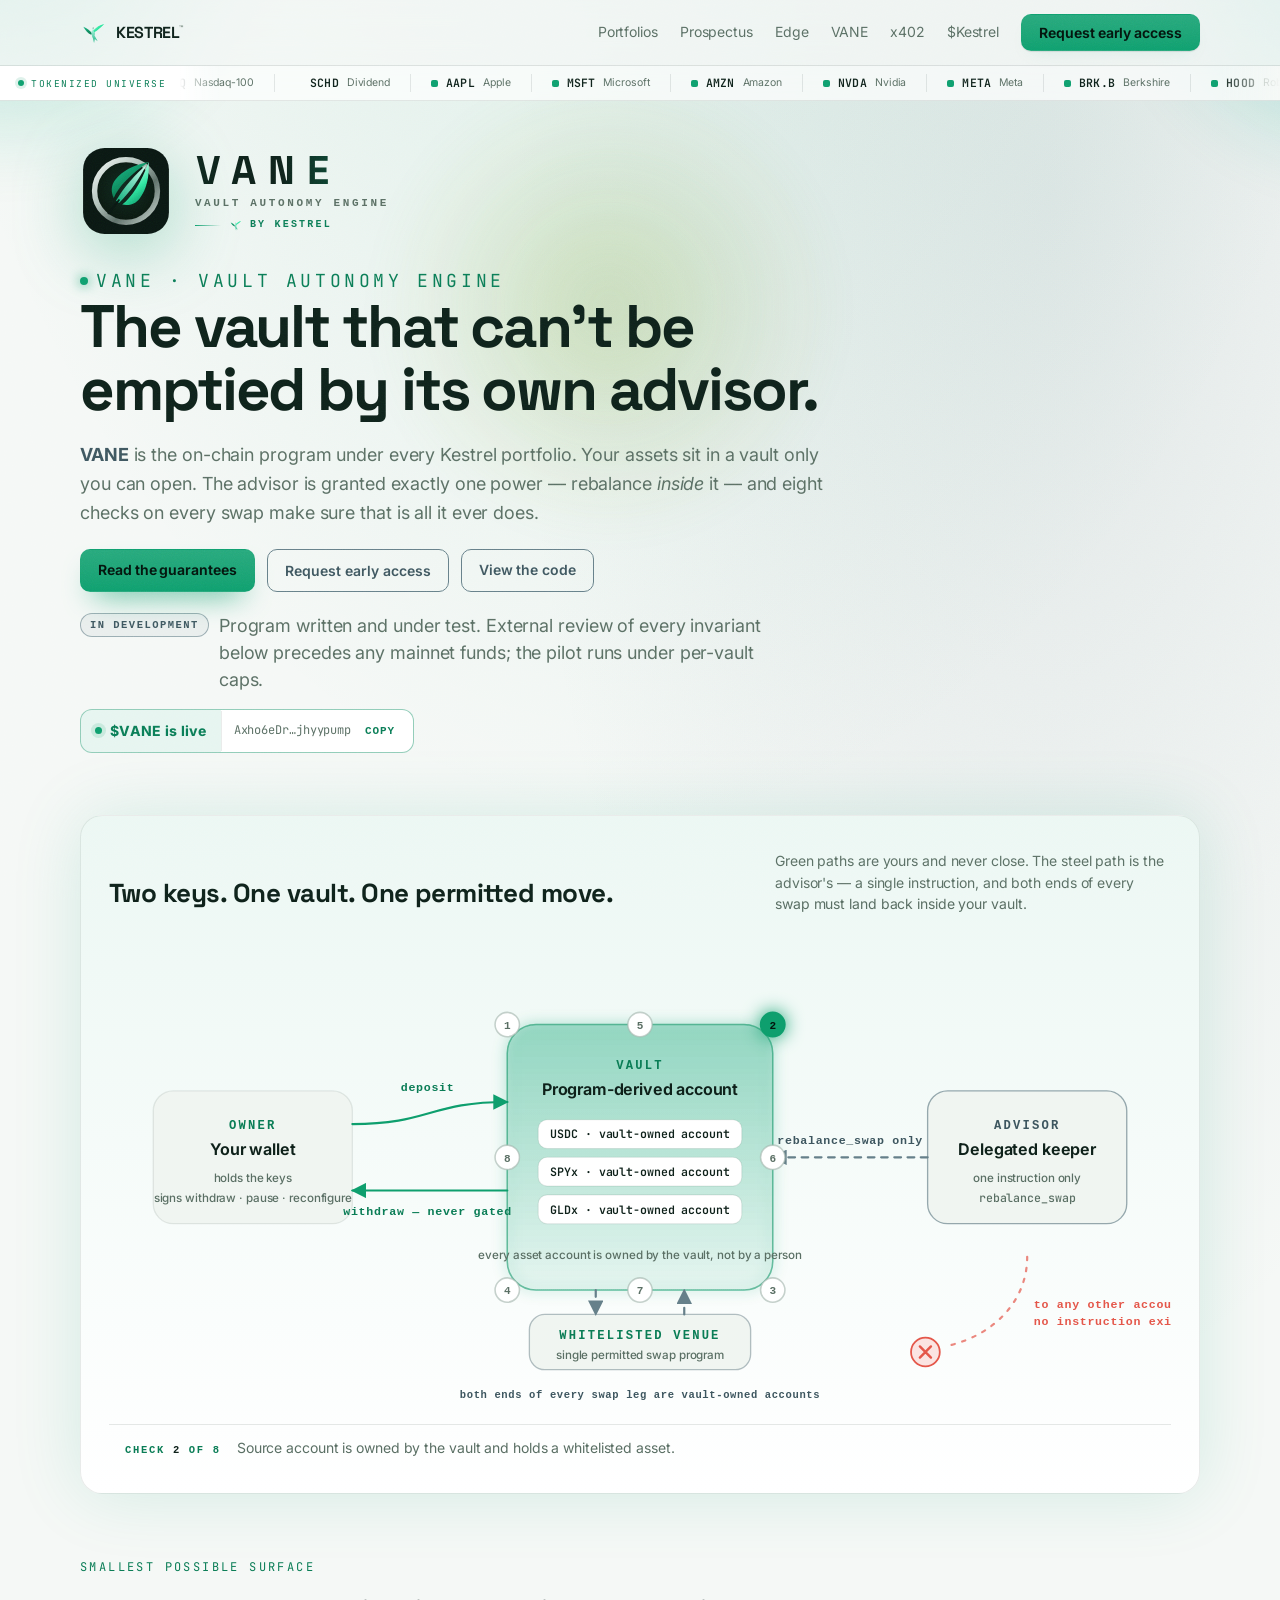
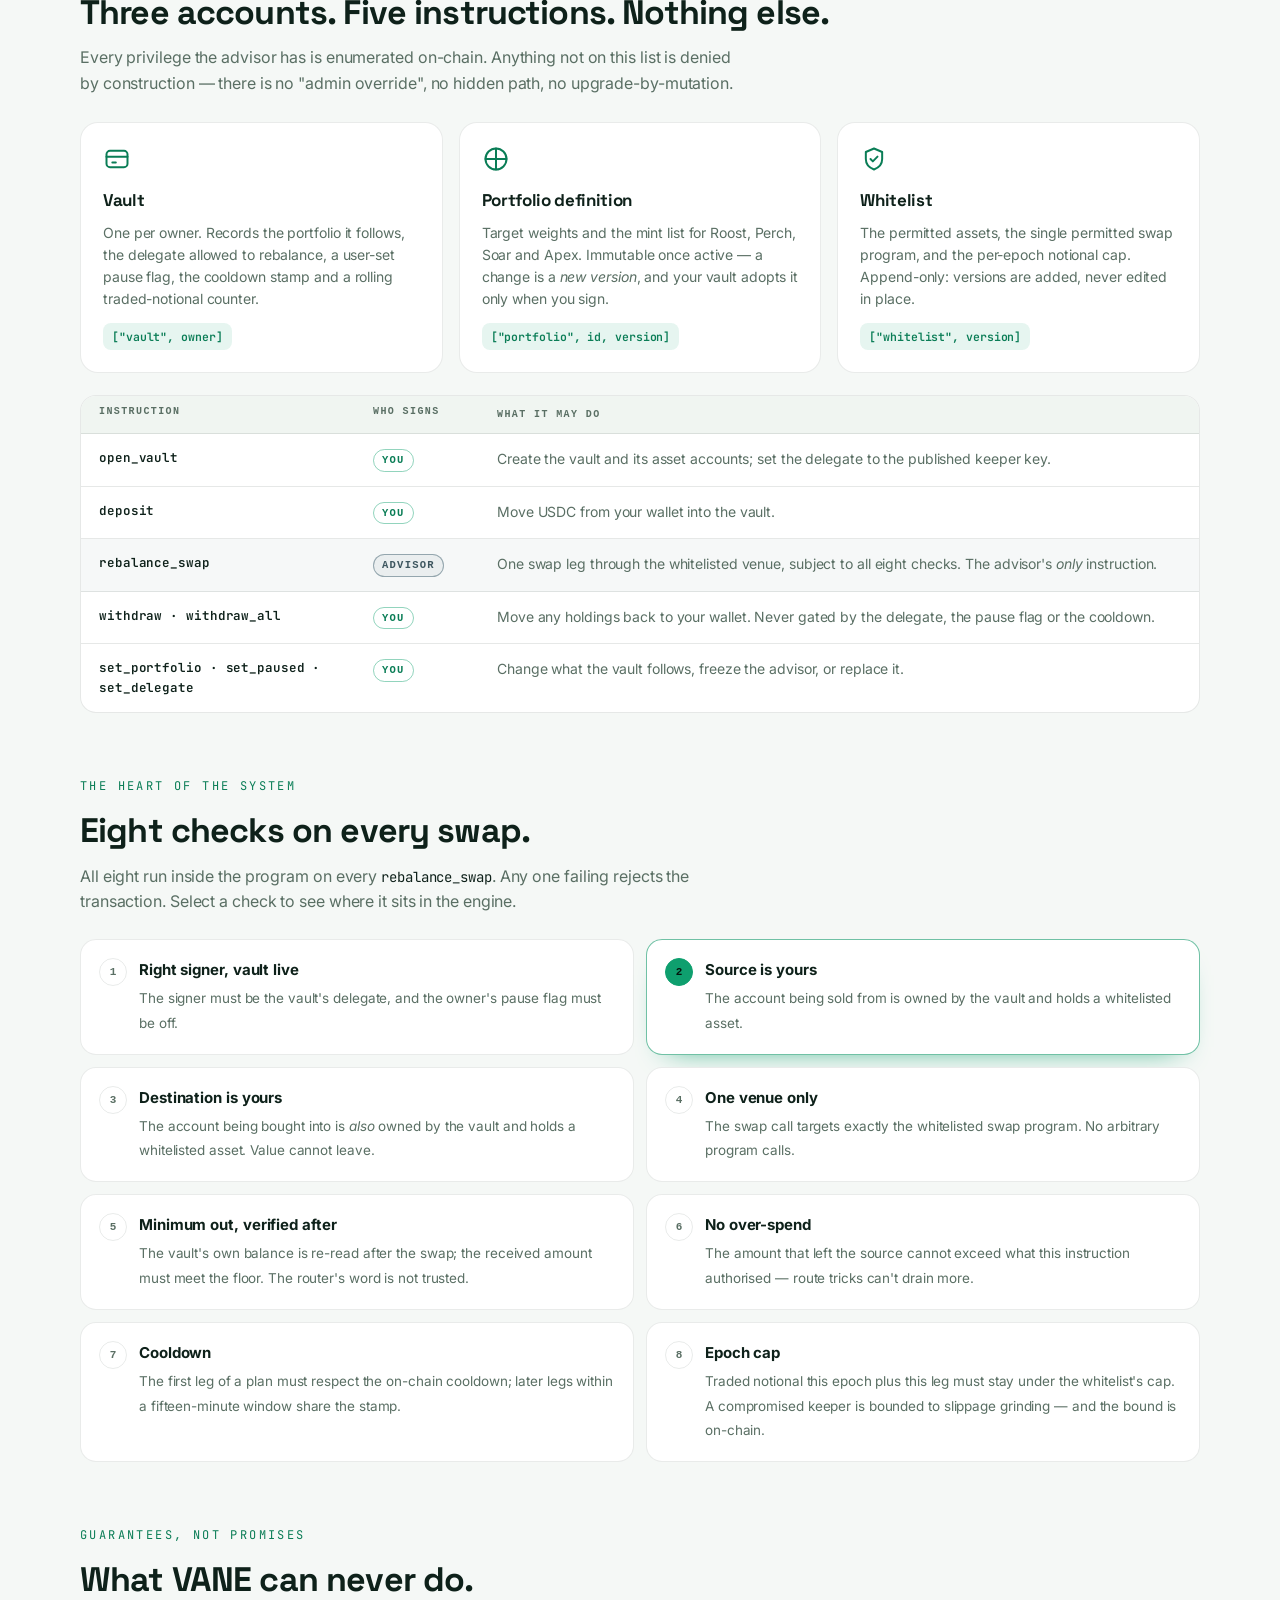
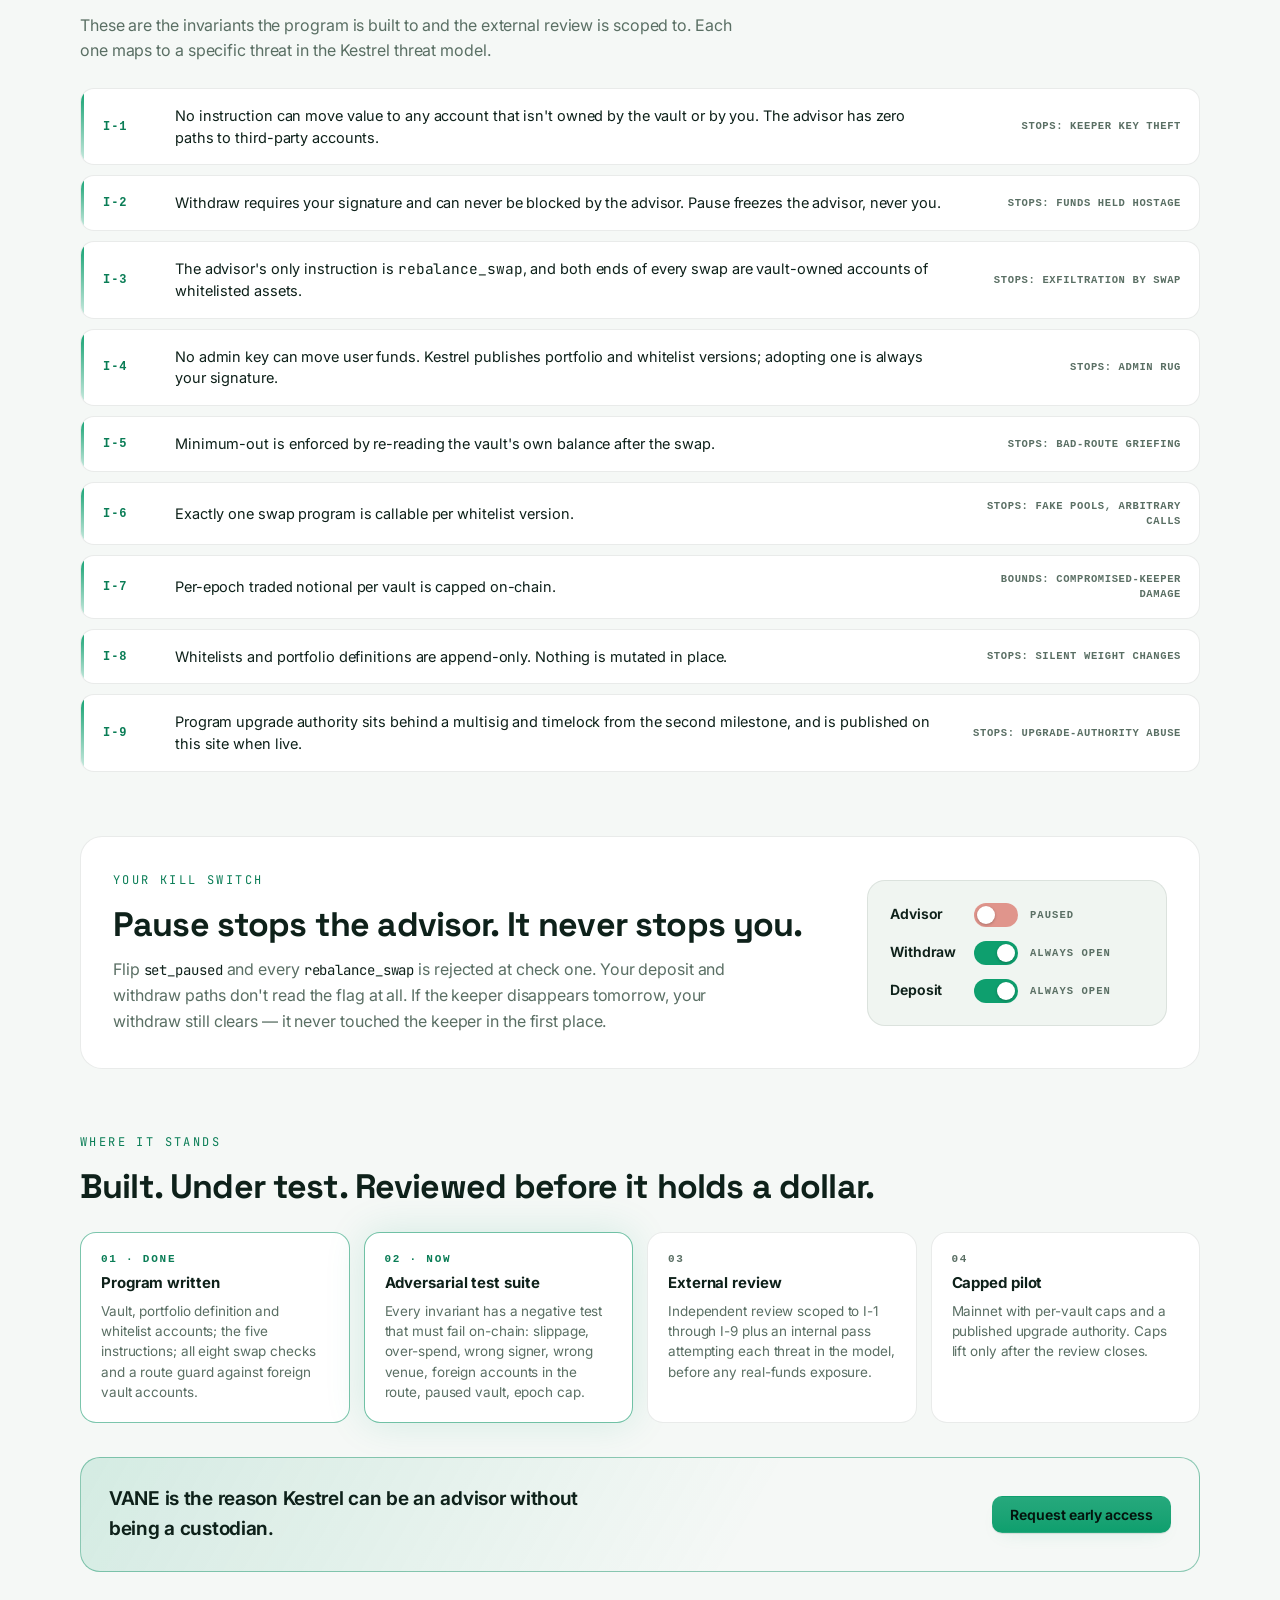
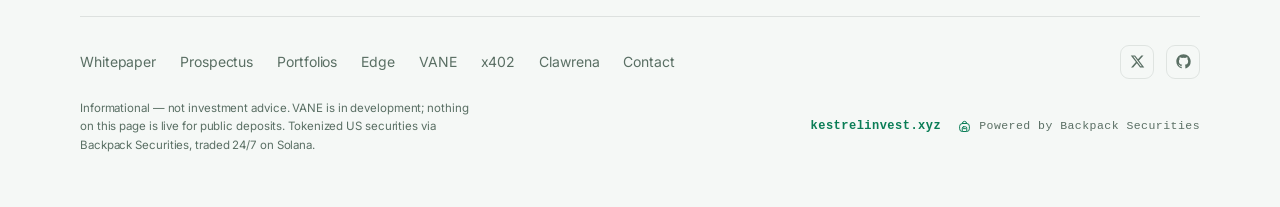
<file: vane.html>
<!doctype html>
<html lang="en">
<head>
<meta charset="utf-8">
<meta name="viewport" content="width=device-width, initial-scale=1, viewport-fit=cover">
<title>VANE — Vault Autonomy Engine · Kestrel</title>
<meta name="description" content="VANE is the on-chain program under every Kestrel portfolio: a vault only you can open, an advisor with exactly one permitted move, and eight checks on every swap. In development.">
<link rel="canonical" href="https://kestrelinvest.xyz/vane.html">
<meta name="theme-color" content="#0e9f6e" media="(prefers-color-scheme: light)">
<meta name="theme-color" content="#04140d" media="(prefers-color-scheme: dark)">
<meta property="og:type" content="website">
<meta property="og:site_name" content="Kestrel">
<meta property="og:title" content="VANE — Vault Autonomy Engine · Kestrel">
<meta property="og:description" content="VANE is the on-chain program under every Kestrel portfolio: a vault only you can open, an advisor with exactly one permitted move, and eight checks on every swap. In development.">
<meta property="og:url" content="https://kestrelinvest.xyz/vane.html">
<meta name="twitter:card" content="summary_large_image">
<meta name="twitter:title" content="VANE — Vault Autonomy Engine · Kestrel">
<meta name="twitter:description" content="VANE is the on-chain program under every Kestrel portfolio: a vault only you can open, an advisor with exactly one permitted move, and eight checks on every swap. In development.">
<link rel="icon" href="data:image/svg+xml,%3Csvg xmlns='http://www.w3.org/2000/svg' viewBox='0 0 100 100'%3E%3Crect width='100' height='100' rx='22' fill='%230e9f6e'/%3E%3Cg fill='%23eafff4'%3E%3Cpath d='M47 52 C 37 40 27 31 13 26 C 20 40 30 51 43 57 Z'/%3E%3Cpath d='M45 55 C 42 49 43 42 49 38 C 47 35 46 31 49 28 C 52 31 53 35 52 39 C 58 43 60 51 56 60 L 68 82 L 57 73 L 54 88 L 50 71 C 47 66 46 61 45 55 Z'/%3E%3Cpath d='M51 40 C 63 27 76 19 93 15 C 80 28 67 40 55 47 Z'/%3E%3C/g%3E%3C/svg%3E">
<link rel="preconnect" href="https://fonts.googleapis.com">
<link rel="preconnect" href="https://fonts.gstatic.com" crossorigin>
<link rel="stylesheet" href="https://fonts.googleapis.com/css2?family=Inter:wght@400;500;600;700&family=Space+Grotesk:wght@500;600;700&family=JetBrains+Mono:wght@500;600&display=swap">
<style>
  :root {
    --bg:#f5f8f6; --surface:#ffffff; --surface-2:#f0f5f1;
    --ink:#0e211a; --muted:#5a6f64; --line:rgba(14,33,26,.10); --card-line:rgba(14,33,26,.09);
    --accent:#0e9f6e; --accent-ink:#0a7d56; --glow:rgba(14,159,110,.14); --market:#d2604f;
  }
  @media (prefers-color-scheme: dark) {
    :root { --bg:#070c0a; --surface:#0f1713; --surface-2:#131d17; --ink:#e9f2ec; --muted:#83988c;
      --line:rgba(255,255,255,.08); --card-line:rgba(255,255,255,.07);
      --accent:#2ee6a0; --accent-ink:#68f0bd; --glow:rgba(46,230,160,.16); --market:#f2836e; }
  }
  :root[data-theme="light"] { --bg:#f5f8f6; --surface:#ffffff; --surface-2:#f0f5f1; --ink:#0e211a; --muted:#5a6f64; --line:rgba(14,33,26,.10); --card-line:rgba(14,33,26,.09); --accent:#0e9f6e; --accent-ink:#0a7d56; --glow:rgba(14,159,110,.14); --market:#d2604f; }
  :root[data-theme="dark"] { --bg:#070c0a; --surface:#0f1713; --surface-2:#131d17; --ink:#e9f2ec; --muted:#83988c; --line:rgba(255,255,255,.08); --card-line:rgba(255,255,255,.07); --accent:#2ee6a0; --accent-ink:#68f0bd; --glow:rgba(46,230,160,.16); --market:#f2836e; }

  * { box-sizing: border-box; }
  html { scroll-behavior: smooth; }
  body { margin: 0; color: var(--ink); position: relative;
    font: 15.5px/1.6 ui-sans-serif, system-ui, -apple-system, "Segoe UI", Roboto, sans-serif; -webkit-font-smoothing: antialiased;
    background: radial-gradient(120% 55% at 50% -12%, var(--glow), transparent 52%), var(--bg); }
  .wrap { max-width: 1180px; margin: 0 auto; padding: 0 30px; }
  a { color: inherit; }

  nav { position: sticky; top: 0; z-index: 20; backdrop-filter: blur(12px); background: color-mix(in srgb, var(--bg) 78%, transparent); border-bottom: 1px solid var(--line); }
  .nav-in { max-width: 1180px; margin: 0 auto; padding: 14px 30px; display: flex; align-items: center; gap: 14px; }
  .brand { display: flex; align-items: center; gap: 10px; text-decoration: none; color: inherit; }
  .brand .logo { width: 26px; height: 26px; color: var(--accent); }
  .brand b { font-size: 16px; letter-spacing: 3px; font-weight: 650; }
  .brand .tm { font-size: 8px; font-weight: 600; letter-spacing: 0; vertical-align: super; margin-left: -1px; color: var(--muted); }
  .nav-links { margin-left: auto; display: flex; align-items: center; gap: 22px; }
  .nav-links a { color: var(--muted); text-decoration: none; font-size: 14px; font-family: inherit; }
  .nav-links a:hover { color: var(--ink); }
  .nav-toggle { display: none; margin-left: auto; width: 40px; height: 40px; border: 1px solid var(--card-line); border-radius: 10px; background: var(--surface); cursor: pointer; padding: 0; flex-direction: column; align-items: center; justify-content: center; gap: 4px; }
  .nav-toggle span { display: block; width: 18px; height: 2px; border-radius: 2px; background: var(--ink); transition: transform .2s ease, opacity .2s ease; }
  .nav-toggle[aria-expanded="true"] span:nth-child(1) { transform: translateY(6px) rotate(45deg); }
  .nav-toggle[aria-expanded="true"] span:nth-child(2) { opacity: 0; }
  .nav-toggle[aria-expanded="true"] span:nth-child(3) { transform: translateY(-6px) rotate(-45deg); }
  .btn { display: inline-flex; align-items: center; gap: 7px; border: 1px solid var(--accent); color: var(--accent-ink); background: transparent; padding: 9px 17px; border-radius: 10px; font-size: 14px; font-weight: 600; font-family: inherit; text-decoration: none; cursor: pointer; transition: all .16s ease; }
  .btn:hover { background: var(--accent); color: #04140d; box-shadow: 0 8px 24px var(--glow); }
  .btn.solid { background: linear-gradient(180deg, color-mix(in srgb, var(--accent) 90%, #fff), var(--accent)); color: #04140d; border-color: transparent; font-weight: 650; letter-spacing: -.004em; box-shadow: 0 1px 1px rgba(0,0,0,.10), 0 8px 20px -10px var(--glow); }
  .btn.solid:hover { transform: translateY(-1px); background: linear-gradient(180deg, color-mix(in srgb, var(--accent) 96%, #fff), var(--accent)); box-shadow: 0 2px 4px rgba(0,0,0,.12), 0 14px 30px -10px var(--glow); }
  .btn.solid:active { transform: translateY(0); }
  .btn:focus-visible { outline: 2px solid var(--accent-ink); outline-offset: 2px; }
  .eyebrow { font-family: ui-monospace, monospace; font-size: 12px; letter-spacing: .2em; text-transform: uppercase; color: var(--accent-ink); margin: 0 0 16px; }

  .chero { padding: 58px 0 8px; max-width: 640px; }
  .chero h1 { margin: 0; font-size: clamp(34px, 5vw, 54px); line-height: 1.04; font-weight: 800; letter-spacing: -.035em; }
  .chero p { margin: 20px 0 0; font-size: 18px; color: var(--muted); }

  .cgrid { display: grid; grid-template-columns: 380px 1fr; gap: 26px; padding: 34px 0 12px; align-items: start; }

  /* contact channels */
  .channels { display: flex; flex-direction: column; gap: 12px; }
  .chan { display: flex; align-items: center; gap: 14px; padding: 16px 18px; border: 1px solid var(--card-line); border-radius: 16px; background: var(--surface); text-decoration: none; color: inherit; transition: border-color .15s ease, transform .15s ease, box-shadow .15s ease; }
  .chan:hover { border-color: color-mix(in srgb, var(--accent) 45%, var(--card-line)); transform: translateY(-1px); box-shadow: 0 12px 28px -18px var(--glow); }
  .chan .ci { width: 42px; height: 42px; border-radius: 12px; flex: none; display: flex; align-items: center; justify-content: center; background: color-mix(in srgb, var(--accent) 12%, transparent); color: var(--accent-ink); }
  .chan .ci svg { width: 20px; height: 20px; }
  .chan .cx { flex: 1; min-width: 0; }
  .chan .cl, .cv { display: block; }
  .cl { font-family: ui-monospace, monospace; font-size: 10px; letter-spacing: .14em; text-transform: uppercase; color: var(--muted); }
  .chan .cv { font-size: 15px; font-weight: 650; margin-top: 2px; letter-spacing: -.01em; overflow: hidden; text-overflow: ellipsis; white-space: nowrap; }
  .chan .car { color: var(--muted); flex: none; transition: color .15s ease; }
  .chan:hover .car { color: var(--accent-ink); }
  .assurance { margin-top: 6px; padding: 16px 18px; border: 1px dashed var(--card-line); border-radius: 14px; color: var(--muted); font-size: 13px; line-height: 1.55; }
  .assurance b { color: var(--ink); }

  /* inquiry form */
  .cform-wrap { border: 1px solid var(--card-line); border-radius: 20px; background: var(--surface); padding: 30px 30px 26px; box-shadow: 0 30px 70px -50px var(--glow); }
  .cform-wrap h2 { margin: 0 0 6px; font-size: 22px; font-weight: 750; letter-spacing: -.02em; }
  .cform-wrap .fh { margin: 0 0 20px; color: var(--muted); font-size: 14.5px; }
  .fields { display: flex; flex-direction: column; gap: 14px; }
  .field label { display: block; font-size: 12.5px; font-weight: 600; margin-bottom: 6px; }
  .field input, .field textarea { width: 100%; padding: 12px 13px; border: 1px solid var(--card-line); border-radius: 11px; background: var(--bg); color: var(--ink); font: inherit; font-size: 15px; transition: border-color .15s ease, box-shadow .15s ease; }
  .field textarea { min-height: 148px; resize: vertical; line-height: 1.6; }
  .field input:focus, .field textarea:focus { outline: none; border-color: var(--accent); box-shadow: 0 0 0 3px var(--glow); }
  .field.bad input, .field.bad textarea { border-color: var(--market); }
  .ferr { display: block; min-height: 15px; margin-top: 5px; font-size: 12px; color: var(--market); }
  .csubmit { width: 100%; justify-content: center; padding: 14px; font-size: 15px; margin-top: 4px; }
  .csubmit[disabled] { opacity: .6; cursor: default; }
  .cdone { text-align: center; padding: 20px 6px; }
  .cdone .ck { width: 58px; height: 58px; margin: 0 auto 14px; border-radius: 50%; display: flex; align-items: center; justify-content: center; color: #04140d; background: var(--accent); box-shadow: 0 0 0 8px var(--glow); }
  .cdone h2 { margin: 0 0 8px; font-size: 22px; font-weight: 750; }
  .cdone p { margin: 0 auto; color: var(--muted); font-size: 14.5px; max-width: 40ch; }
  .cdone a { color: var(--accent-ink); font-weight: 600; text-decoration: none; }

  /* early-access modal (shared) */
  .ea-eyebrow { display: inline-flex; align-items: center; gap: 8px; font-family: ui-monospace, monospace; font-size: 11px; letter-spacing: .14em; text-transform: uppercase; color: var(--accent-ink); }
  .ea-eyebrow i { width: 7px; height: 7px; border-radius: 50%; background: var(--accent); box-shadow: 0 0 0 4px var(--glow); }
  .ea-overlay { position: fixed; inset: 0; z-index: 60; display: flex; align-items: center; justify-content: center; padding: 20px; background: color-mix(in srgb, #04140d 55%, transparent); backdrop-filter: blur(6px); animation: eaFade .2s ease; }
  .ea-overlay[hidden] { display: none; }
  @keyframes eaFade { from { opacity: 0; } to { opacity: 1; } }
  .ea-modal { position: relative; width: 100%; max-width: 440px; background: var(--surface); border: 1px solid var(--card-line); border-radius: 20px; padding: 32px 30px 28px; box-shadow: 0 50px 100px -30px rgba(0,0,0,.5); animation: eaRise .25s cubic-bezier(.2,.7,.2,1); max-height: calc(100dvh - 40px); overflow-y: auto; }
  @keyframes eaRise { from { opacity: 0; transform: translateY(14px); } to { opacity: 1; transform: none; } }
  .ea-close { position: absolute; top: 14px; right: 14px; width: 32px; height: 32px; border: none; border-radius: 9px; background: var(--surface-2); color: var(--muted); font-size: 13px; cursor: pointer; }
  .ea-close:hover { color: var(--ink); }
  .ea-modal h2 { margin: 14px 0 8px; font-size: 23px; font-weight: 750; letter-spacing: -.02em; }
  .ea-sub { margin: 0 0 20px; color: var(--muted); font-size: 14px; line-height: 1.5; }
  .ea-field { display: block; margin-bottom: 14px; }
  .ea-lab { display: block; font-size: 12.5px; font-weight: 600; color: var(--ink); margin-bottom: 6px; }
  .ea-field input { width: 100%; padding: 12px 13px; border: 1px solid var(--card-line); border-radius: 11px; background: var(--bg); color: var(--ink); font: inherit; font-size: 15px; }
  #eaWallet { font-family: ui-monospace, monospace; font-size: 13.5px; }
  .ea-field input:focus { outline: none; border-color: var(--accent); box-shadow: 0 0 0 3px var(--glow); }
  .ea-field.bad input { border-color: var(--market); }
  .ea-err { display: block; min-height: 15px; margin-top: 5px; font-size: 12px; color: var(--market); }
  .ea-submit { width: 100%; justify-content: center; padding: 13px; margin-top: 4px; font-size: 15px; }
  .ea-submit[disabled] { opacity: .6; cursor: default; }
  .ea-trust { display: flex; align-items: flex-start; gap: 8px; margin: 16px 0 0; font-size: 11.5px; line-height: 1.5; color: var(--muted); }
  .ea-trust svg { flex: none; margin-top: 1px; color: var(--accent-ink); }
  .ea-done { text-align: center; }
  .ea-check { width: 58px; height: 58px; margin: 4px auto 4px; border-radius: 50%; display: flex; align-items: center; justify-content: center; color: #04140d; background: var(--accent); box-shadow: 0 0 0 8px var(--glow); }
  .ea-done .btn { margin-top: 18px; }
  body.ea-lock { overflow: hidden; }

  footer { margin-top: 44px; border-top: 1px solid var(--line); padding: 28px 0 52px; display: flex; flex-direction: column; gap: 20px; }
  footer .cap { color: var(--muted); font-size: 11.5px; max-width: 56ch; }
  .foot-links { display: flex; flex-wrap: wrap; align-items: center; gap: 12px 24px; }
  .foot-links a { color: var(--muted); text-decoration: none; font-size: 14px; }
  .foot-links a:hover { color: var(--ink); }
  .foot-contact { margin-left: auto; display: inline-flex; align-items: center; gap: 12px; }
  .foot-x { display: inline-flex; width: 34px; height: 34px; align-items: center; justify-content: center; border: 1px solid var(--card-line); border-radius: 9px; color: var(--ink); transition: border-color .15s ease, background .15s ease; }
  .foot-x:hover { border-color: var(--accent); }
  .foot-x svg { width: 15px; height: 15px; }
  .foot-bottom { display: flex; justify-content: space-between; gap: 16px; flex-wrap: wrap; align-items: center; }
  .foot-meta { display: inline-flex; align-items: center; gap: 16px; flex-wrap: wrap; }
  .foot-dom { font-family: ui-monospace, monospace; font-size: 12px; letter-spacing: .04em; color: var(--accent-ink); text-decoration: none; font-weight: 600; }
  .bpbadge { display: inline-flex; align-items: center; gap: 7px; font-family: ui-monospace, monospace; font-size: 11.5px; letter-spacing: .04em; color: var(--muted); }
  .bpbadge .bp { width: 15px; height: 15px; color: var(--accent-ink); flex: none; }

  @media (max-width: 820px) { .cgrid { grid-template-columns: 1fr; gap: 18px; } }
  @media (max-width: 680px) {
    .wrap { padding: 0 18px; }
    .nav-in { padding: 12px 18px; gap: 10px; position: relative; }
    .nav-toggle { display: flex; }
    .nav-links { position: absolute; top: calc(100% + 1px); left: 0; right: 0; margin: 0; flex-direction: column; align-items: stretch; gap: 0; background: var(--surface); border-bottom: 1px solid var(--line); box-shadow: 0 20px 40px -24px var(--glow); padding: 8px 18px 16px; display: none; }
    .nav-links.open { display: flex; }
    .nav-links a { padding: 13px 4px; font-size: 15px; border-bottom: 1px solid var(--card-line); }
    .nav-links .btn { margin-top: 12px; justify-content: center; padding: 12px; }
    .chero { padding: 40px 0 4px; }
    .cform-wrap { padding: 24px 18px 22px; }
    .ea-overlay { padding: 12px; align-items: flex-end; }
    .ea-modal { padding: 26px 20px 22px; border-radius: 18px 18px 16px 16px; }
  }
  @media (prefers-reduced-motion: reduce) { html { scroll-behavior: auto; } }

  /* VANE · Vault Autonomy Engine */
  :root{--vane:#66808a;--vane-ink:#3d565f;--vane-hot:#9fb6ba;--vane-glow:rgba(102,128,138,.14);--vane-x:#e4574a;--steel-hi:#e9f1ee;--steel:#aebfb8;--steel-deep:#5d6f68}
  @media (prefers-color-scheme: dark){ :root{--vane:#aebfb8;--vane-ink:#d7e3de;--vane-hot:#e9f1ee;--vane-glow:rgba(174,191,184,.13)} }
  :root[data-theme="dark"]{--vane:#aebfb8;--vane-ink:#d7e3de;--vane-hot:#e9f1ee;--vane-glow:rgba(174,191,184,.13)}
  :root[data-theme="light"]{--vane:#66808a;--vane-ink:#3d565f;--vane-hot:#9fb6ba;--vane-glow:rgba(102,128,138,.14)}
  body{background:radial-gradient(120% 55% at 50% -12%, var(--glow), transparent 52%),radial-gradient(70% 40% at 82% 4%, var(--vane-glow), transparent 60%), var(--bg)}

  .vn-hero{max-width:760px;padding-top:44px}
  .vn-hero h1{font-size:clamp(36px,5.2vw,60px)}
  .vn-hero p strong{color:var(--vane-ink)}
  .vn-eyebrow{color:var(--accent-ink)!important;display:flex;align-items:center;gap:8px}
  .vn-dot{width:8px;height:8px;border-radius:50%;background:var(--accent);display:inline-block;box-shadow:0 0 12px var(--accent);animation:vnpulse 1.8s infinite}
  @keyframes vnpulse{0%,100%{opacity:1}50%{opacity:.35}}
  .vn-cta{display:flex;gap:12px;margin-top:22px;flex-wrap:wrap}
  .vn-cta .btn.solid{background:linear-gradient(180deg,color-mix(in srgb,var(--accent) 90%,#fff),var(--accent));color:#04140d;box-shadow:0 14px 30px -14px var(--accent)}
  .vn-cta .btn.solid:hover{background:linear-gradient(180deg,color-mix(in srgb,var(--accent) 80%,#fff),var(--accent))}
  .vn-ghost{border:1px solid var(--vane);color:var(--vane-ink)!important;background:transparent}
  .vn-ghost:hover{background:var(--vane-glow);color:var(--vane-ink)!important;box-shadow:none}
  .vn-status{margin:22px 0 0;font-size:13.5px;color:var(--muted);display:flex;gap:10px;align-items:flex-start;max-width:62ch;line-height:1.5}
  .vn-token{margin:16px 0 0;display:inline-flex;align-items:center;gap:0;border:1px solid color-mix(in srgb,var(--accent) 40%,var(--card-line));border-radius:12px;overflow:hidden;background:var(--surface)}
  .vn-token a.tk{display:inline-flex;align-items:center;gap:8px;padding:10px 14px;text-decoration:none;color:var(--accent-ink);font-weight:750;font-size:14px;letter-spacing:.02em;background:color-mix(in srgb,var(--accent) 10%,transparent)}
  .vn-token a.tk i{width:7px;height:7px;border-radius:50%;background:var(--accent);box-shadow:0 0 0 4px var(--glow);animation:vnpulse 1.8s infinite}
  .vn-token .ca{display:inline-flex;align-items:center;gap:8px;padding:10px 12px;border-left:1px solid var(--card-line);font-family:"JetBrains Mono",ui-monospace,monospace;font-size:12px;color:var(--muted)}
  .vn-token button{border:0;background:transparent;color:var(--accent-ink);font:600 11px ui-monospace,monospace;letter-spacing:.08em;cursor:pointer;padding:4px 6px;border-radius:6px}
  .vn-token button:hover{background:color-mix(in srgb,var(--accent) 12%,transparent)}
  @media(max-width:680px){.vn-token{flex-wrap:wrap}.vn-token .ca{border-left:0;border-top:1px solid var(--card-line);width:100%}}
  .vn-pill{flex:none;font:600 10.5px/1 ui-monospace,monospace;letter-spacing:.14em;text-transform:uppercase;color:var(--vane-ink);border:1px solid color-mix(in srgb,var(--vane) 60%,transparent);border-radius:999px;padding:6px 9px;margin-top:1px;background:color-mix(in srgb,var(--vane) 8%,transparent)}

  /* lockup */
  .vn-lockup{display:flex;align-items:center;gap:22px;margin:0 0 30px}
  .vn-mark{width:92px;height:92px;flex:none;filter:drop-shadow(0 16px 34px rgba(14,159,110,.35))}
  .vn-word{display:flex;flex-direction:column;gap:7px}
  .vn-word b{font-family:"Space Grotesk",Inter,ui-sans-serif,system-ui,sans-serif;font-size:40px;letter-spacing:.3em;font-weight:700;line-height:1;padding-left:.04em;background:linear-gradient(90deg,var(--ink) 0%,var(--ink) 45%,var(--accent-ink) 115%);-webkit-background-clip:text;background-clip:text;color:transparent}
  .vn-word span{font:600 11px/1 ui-monospace,monospace;letter-spacing:.24em;text-transform:uppercase;color:var(--muted);padding-left:.08em}
  .vn-word .by{display:inline-flex;align-items:center;gap:8px;margin-top:3px;padding-left:.08em}
  .vn-word .by::before{content:"";width:26px;height:1.5px;background:linear-gradient(90deg,var(--accent),transparent)}
  .vn-word .by em{font:600 10px/1 ui-monospace,monospace;font-style:normal;letter-spacing:.22em;color:var(--accent-ink)}
  .vn-word .by svg{width:13px;height:13px;color:var(--accent)}
  @media(max-width:680px){.vn-mark{width:66px;height:66px}.vn-word b{font-size:28px;letter-spacing:.24em}}

  /* engine */
  .vn-engine{margin:54px 0 0;padding:28px 28px 22px;background:linear-gradient(180deg,color-mix(in srgb,var(--surface) 92%,var(--accent)),var(--surface));border:1px solid var(--card-line);border-radius:22px;box-shadow:0 0 70px var(--glow),inset 0 1px 0 color-mix(in srgb,var(--steel-hi) 12%,transparent)}
  .vn-eng-head{display:flex;justify-content:space-between;gap:24px;align-items:flex-end;flex-wrap:wrap;margin-bottom:10px}
  .vn-eng-head h2{margin:0;font-size:26px;letter-spacing:-.02em}
  .vn-eng-head .eyebrow{margin-bottom:10px}
  .vn-eng-sub{margin:0;max-width:44ch;color:var(--muted);font-size:14px;line-height:1.55}
  .vn-diagram{position:relative}
  .vn-diagram svg{width:100%;height:auto;display:block}
  .vn-box{fill:var(--surface-2);stroke:var(--card-line);stroke-width:1.2}
  .vn-box-vault{fill:url(#vnVaultG);stroke:color-mix(in srgb,var(--accent) 55%,var(--card-line));stroke-width:1.4}
  .vn-box-adv{stroke:color-mix(in srgb,var(--vane) 60%,var(--card-line))}
  .vn-box-venue{stroke:color-mix(in srgb,var(--vane) 40%,var(--card-line))}
  .vn-k{font:600 11px ui-monospace,monospace;letter-spacing:.18em;fill:var(--accent-ink);text-anchor:middle}
  .vn-k-adv{fill:var(--vane-ink)}
  .vn-t{font:650 14.5px Inter,ui-sans-serif,system-ui,sans-serif;fill:var(--ink);text-anchor:middle;letter-spacing:-.01em}
  .vn-s{font:500 10.5px Inter,ui-sans-serif,system-ui,sans-serif;fill:var(--muted);text-anchor:middle}
  .vn-mono{font-family:"JetBrains Mono",ui-monospace,monospace}
  .vn-ata rect{fill:var(--surface);stroke:var(--card-line)}
  .vn-ata text{font:600 10.5px "JetBrains Mono",ui-monospace,monospace;fill:var(--ink);text-anchor:middle}
  .vn-path{fill:none;stroke-width:2;stroke-linecap:round}
  .vn-path-g{stroke:var(--accent)}
  .vn-path-a{stroke:var(--vane);stroke-dasharray:6 6;animation:vndash 1.4s linear infinite}
  @keyframes vndash{to{stroke-dashoffset:-24}}
  .vn-path-x{stroke:var(--vane-x);stroke-dasharray:3 7;opacity:.7}
  .vn-xc{fill:color-mix(in srgb,var(--vane-x) 16%,var(--surface));stroke:var(--vane-x);stroke-width:1.6}
  .vn-xm{stroke:var(--vane-x);stroke-width:2.2;stroke-linecap:round}
  .vn-lbl{font:600 10.5px ui-monospace,monospace;letter-spacing:.06em;text-anchor:middle}
  .vn-lbl-g{fill:var(--accent-ink)}
  .vn-lbl-a{fill:var(--vane-ink)}
  .vn-lbl-c{font-size:9.5px}
  .vn-lbl-x{fill:var(--vane-x);text-anchor:start}
  .vn-pip{cursor:pointer}
  .vn-pip circle{fill:var(--surface);stroke:color-mix(in srgb,var(--steel) 60%,var(--card-line));stroke-width:1.4;transition:fill .2s,stroke .2s}
  .vn-pip text{font:700 10px ui-monospace,monospace;fill:var(--muted);text-anchor:middle;pointer-events:none;transition:fill .2s}
  .vn-pip.on circle{fill:var(--accent);stroke:var(--accent);filter:drop-shadow(0 0 8px var(--accent))}
  .vn-pip.on text{fill:#04140d}
  .vn-checkbar{display:flex;gap:16px;align-items:baseline;margin-top:8px;padding:12px 16px;border-top:1px solid var(--line);flex-wrap:wrap}
  .vn-cb-k{font:600 10.5px ui-monospace,monospace;letter-spacing:.16em;text-transform:uppercase;color:var(--accent-ink);flex:none}
  .vn-cb-k b{color:var(--ink)}
  .vn-cb-t{color:var(--muted);font-size:14px}
  @media(max-width:680px){.vn-engine{padding:18px 14px 14px;margin-top:38px}.vn-diagram{overflow-x:auto;-webkit-overflow-scrolling:touch;margin:0 -14px;padding:0 14px}.vn-diagram svg{min-width:760px}.vn-s{font-size:12px}.vn-lbl{font-size:12px}.vn-lbl-c{font-size:11px}.vn-t{font-size:16px}}

  /* generic section */
  .vn-sec{margin:64px 0 0}
  .vn-sec h2{margin:0;font-size:clamp(26px,3.2vw,34px);letter-spacing:-.025em;line-height:1.1}
  .vn-lead{margin:14px 0 0;max-width:66ch;color:var(--muted);font-size:16px;line-height:1.6}
  .vn-lead .vn-mono{color:var(--ink);font-size:14px}

  .vn-cards{display:grid;grid-template-columns:repeat(3,1fr);gap:16px;margin-top:26px}
  @media(max-width:820px){.vn-cards{grid-template-columns:1fr}}
  .vn-card{background:var(--surface);border:1px solid var(--card-line);border-radius:18px;padding:22px;display:flex;flex-direction:column;gap:8px;transition:transform .15s,border-color .15s}
  .vn-card:hover{transform:translateY(-2px);border-color:color-mix(in srgb,var(--accent) 45%,var(--card-line))}
  .vn-ic{width:28px;height:28px;color:var(--accent-ink)}
  .vn-card h3{margin:6px 0 0;font-size:17px}
  .vn-card p{margin:0;color:var(--muted);font-size:14px;line-height:1.55;flex:1}
  .vn-card code{font:600 11.5px "JetBrains Mono",ui-monospace,monospace;color:var(--accent-ink);background:color-mix(in srgb,var(--accent) 10%,transparent);border-radius:8px;padding:6px 9px;align-self:flex-start;margin-top:6px}

  .vn-ixtable{margin-top:22px;border:1px solid var(--line);border-radius:16px;overflow:hidden;background:var(--surface)}
  .vn-ixrow{display:grid;grid-template-columns:260px 110px 1fr;gap:14px;padding:14px 18px;border-bottom:1px solid var(--line);align-items:start;font-size:14px}
  .vn-ixrow:last-child{border-bottom:0}
  .vn-ixh{font:600 10px/1 ui-monospace,monospace;letter-spacing:.14em;text-transform:uppercase;color:var(--muted);background:var(--surface-2);padding:11px 18px}
  .vn-ixrow .vn-mono{font-size:12.5px;font-weight:600;color:var(--ink)}
  .vn-ixrow span:last-child{color:var(--muted);line-height:1.5}
  .vn-who{font:600 10.5px/1 ui-monospace,monospace;letter-spacing:.12em;text-transform:uppercase;color:var(--accent-ink);border:1px solid color-mix(in srgb,var(--accent) 45%,transparent);border-radius:999px;padding:5px 8px;justify-self:start;margin-top:1px}
  .vn-who-a{color:var(--vane-ink);border-color:color-mix(in srgb,var(--vane) 65%,transparent);background:color-mix(in srgb,var(--vane) 8%,transparent)}
  .vn-ixa{background:color-mix(in srgb,var(--vane) 6%,transparent)}
  @media(max-width:760px){.vn-ixrow{grid-template-columns:1fr;gap:6px}.vn-ixh span:nth-child(n+2){display:none}}

  .vn-checks{list-style:none;margin:24px 0 0;padding:0;display:grid;grid-template-columns:1fr 1fr;gap:12px;counter-reset:vn}
  @media(max-width:760px){.vn-checks{grid-template-columns:1fr}}
  .vn-checks li{counter-increment:vn;position:relative;padding:18px 18px 18px 58px;background:var(--surface);border:1px solid var(--card-line);border-radius:16px;cursor:pointer;transition:border-color .15s,box-shadow .15s}
  .vn-checks li::before{content:counter(vn);position:absolute;left:18px;top:18px;width:26px;height:26px;border-radius:50%;border:1.4px solid var(--card-line);font:700 11px/26px ui-monospace,monospace;text-align:center;color:var(--muted);transition:all .15s}
  .vn-checks li b{display:block;font-size:15px;margin-bottom:4px}
  .vn-checks li span{color:var(--muted);font-size:13.5px;line-height:1.5}
  .vn-checks li.on,.vn-checks li:hover{border-color:color-mix(in srgb,var(--accent) 55%,var(--card-line));box-shadow:0 14px 30px -22px var(--accent)}
  .vn-checks li.on::before{background:var(--accent);border-color:var(--accent);color:#04140d}

  .vn-inv{margin-top:24px;display:flex;flex-direction:column;gap:10px}
  .vn-invrow{position:relative;display:grid;grid-template-columns:56px 1fr 220px;gap:16px;align-items:center;padding:16px 18px 16px 22px;background:var(--surface);border:1px solid var(--card-line);border-radius:14px;overflow:hidden}
  .vn-invrow::before{content:"";position:absolute;left:0;top:0;bottom:0;width:3px;background:linear-gradient(180deg,var(--accent),color-mix(in srgb,var(--accent) 20%,transparent))}
  .vn-invrow p{margin:0;font-size:14.5px;line-height:1.5}
  .vn-invk{font:700 12px ui-monospace,monospace;letter-spacing:.08em;color:var(--accent-ink)}
  .vn-invt{font:600 10.5px/1.4 ui-monospace,monospace;letter-spacing:.06em;text-transform:uppercase;color:var(--muted);text-align:right}
  @media(max-width:760px){.vn-invrow{grid-template-columns:48px 1fr}.vn-invt{grid-column:2;text-align:left}}

  .vn-kill{background:var(--surface);border:1px solid var(--card-line);border-radius:22px;padding:34px 32px}
  .vn-kill-in{display:grid;grid-template-columns:1fr 300px;gap:32px;align-items:center}
  @media(max-width:820px){.vn-kill-in{grid-template-columns:1fr}.vn-kill{padding:24px 18px}}
  .vn-switch{display:flex;flex-direction:column;gap:14px;padding:22px;border:1px solid var(--card-line);border-radius:18px;background:var(--surface-2)}
  .vn-sw-row{display:grid;grid-template-columns:72px 44px 1fr;gap:12px;align-items:center;font-size:14px}
  .vn-sw-row span{font-weight:650}
  .vn-sw-row em{font-style:normal;color:var(--muted);font:600 10.5px ui-monospace,monospace;letter-spacing:.1em;text-transform:uppercase}
  .vn-sw{position:relative;display:block;width:44px;height:24px;border-radius:999px;background:var(--card-line)}
  .vn-sw b{position:absolute;top:3px;left:3px;width:18px;height:18px;border-radius:50%;background:var(--surface);box-shadow:0 1px 3px rgba(0,0,0,.25);transition:transform .3s}
  .vn-sw-on{background:var(--accent)}
  .vn-sw-on b{transform:translateX(20px)}
  .vn-sw-off{background:color-mix(in srgb,var(--vane-x) 55%,var(--card-line))}

  .vn-steps{display:grid;grid-template-columns:repeat(4,1fr);gap:14px;margin-top:26px}
  @media(max-width:900px){.vn-steps{grid-template-columns:1fr 1fr}}
  @media(max-width:560px){.vn-steps{grid-template-columns:1fr}}
  .vn-step{padding:20px;border:1px solid var(--card-line);border-radius:16px;background:var(--surface);display:flex;flex-direction:column;gap:6px}
  .vn-stk{font:700 11px ui-monospace,monospace;letter-spacing:.16em;color:var(--muted)}
  .vn-step b{font-size:15px}
  .vn-step p{margin:0;color:var(--muted);font-size:13.5px;line-height:1.5}
  .vn-step-done{border-color:color-mix(in srgb,var(--accent) 50%,var(--card-line))}
  .vn-step-done .vn-stk{color:var(--accent-ink)}
  .vn-step-done .vn-stk::after{content:" · DONE"}
  .vn-step-now{border-color:color-mix(in srgb,var(--accent) 55%,var(--card-line));box-shadow:0 0 40px var(--glow)}
  .vn-step-now .vn-stk{color:var(--accent-ink)}
  .vn-step-now .vn-stk::after{content:" · NOW"}
  .vn-final{margin-top:34px;display:flex;justify-content:space-between;align-items:center;gap:20px;flex-wrap:wrap;padding:26px 28px;border-radius:20px;border:1px solid color-mix(in srgb,var(--accent) 40%,var(--card-line));background:linear-gradient(120deg,var(--glow),transparent 60%)}
  .vn-final p{margin:0;font-size:19px;font-weight:650;letter-spacing:-.015em;max-width:40ch}
  .vn-final .btn.solid{background:linear-gradient(180deg,color-mix(in srgb,var(--accent) 90%,#fff),var(--accent));color:#04140d}
  .vane-navlink{position:relative}
</style>
<link rel="stylesheet" href="elevate.css">

<svg width="0" height="0" style="position:absolute" aria-hidden="true">
  <defs>
    <linearGradient id="kxNear" x1="0" y1="0" x2="1" y2="1"><stop offset="0" stop-color="#9dffdd"/><stop offset=".5" stop-color="#2ee6a0"/><stop offset="1" stop-color="#0e9f6e"/></linearGradient>
    <linearGradient id="kxFar" x1="0" y1="0" x2="1" y2="1"><stop offset="0" stop-color="#15b884"/><stop offset="1" stop-color="#0a7047"/></linearGradient>
    <linearGradient id="kxBod" x1="0" y1="0" x2="0" y2="1"><stop offset="0" stop-color="#c7ffee"/><stop offset="1" stop-color="#12b07d"/></linearGradient>
  </defs>
  <symbol id="kestrel" viewBox="0 0 100 100">
    <path fill="url(#kxFar)" d="M47 52 C 37 40 27 31 13 26 C 20 40 30 51 43 57 Z"/>
    <path fill="url(#kxBod)" d="M45 55 C 42 49 43 42 49 38 C 47 35 46 31 49 28 C 52 31 53 35 52 39 C 58 43 60 51 56 60 L 68 82 L 57 73 L 54 88 L 50 71 C 47 66 46 61 45 55 Z"/>
    <path fill="url(#kxNear)" d="M51 40 C 63 27 76 19 93 15 C 80 28 67 40 55 47 Z"/>
    <path fill="#2ee6a0" opacity=".75" d="M72 25 C 80 20 86 18 92 16 C 85 23 77 29 69 34 Z"/>
    <circle cx="50.5" cy="31" r="1.8" fill="#0a1712"/>
  </symbol>
  <symbol id="bp" viewBox="0 0 24 24" fill="none" stroke="currentColor" stroke-width="1.6" stroke-linecap="round" stroke-linejoin="round">
    <path d="M8.5 7.2 a3.5 3.5 0 0 1 7 0"/><rect x="4.2" y="7.2" width="15.6" height="12.8" rx="4.4"/><rect x="8.4" y="12.4" width="7.2" height="7.6" rx="2"/><line x1="10.4" y1="15.4" x2="13.6" y2="15.4"/>
  </symbol>
  <symbol id="vane-mark" viewBox="0 0 120 120">
    <defs>
      <linearGradient id="vnSteel" x1="0" y1="0" x2="1" y2="1"><stop offset="0" stop-color="#f2f7f4"/><stop offset=".4" stop-color="#aebfb8"/><stop offset=".65" stop-color="#5d6f68"/><stop offset="1" stop-color="#c9d6d0"/></linearGradient>
      <linearGradient id="vnNear" x1="0" y1="0" x2="1" y2="1"><stop offset="0" stop-color="#9dffdd"/><stop offset=".5" stop-color="#2ee6a0"/><stop offset="1" stop-color="#0e9f6e"/></linearGradient>
      <linearGradient id="vnFar" x1="0" y1="0" x2="1" y2="1"><stop offset="0" stop-color="#15b884"/><stop offset="1" stop-color="#0a7047"/></linearGradient>
      <linearGradient id="vnBod" x1="0" y1="0" x2="0" y2="1"><stop offset="0" stop-color="#c7ffee"/><stop offset="1" stop-color="#12b07d"/></linearGradient>
      <radialGradient id="vnWell" cx=".5" cy=".45" r=".72"><stop offset="0" stop-color="#10281f"/><stop offset="1" stop-color="#081109"/></radialGradient>
    </defs>
    <rect x="4" y="4" width="112" height="112" rx="28" fill="#0a1712"/>
    <circle cx="60" cy="60" r="41" fill="url(#vnWell)"/>
    <circle cx="60" cy="60" r="41" fill="none" stroke="url(#vnSteel)" stroke-width="7"/>
    <g transform="rotate(38 60 60)">
      <path fill="url(#vnFar)" d="M60 12 C 47 27 40 42 40 57 C 40 66 45 73 53 77 C 49 61 51 40 60 12 Z"/>
      <path fill="url(#vnNear)" d="M60 12 C 73 27 80 42 80 57 C 80 66 75 73 67 77 C 71 61 69 40 60 12 Z"/>
      <path fill="url(#vnBod)" d="M60 17 C 64 36 65 58 62.5 78 L 57.5 78 C 55 58 56 36 60 17 Z"/>
      <path fill="#0a1712" d="M58.9 74 L 61.1 74 L 61.8 98 L 58.2 98 Z"/>
    </g>
  </symbol>
</svg>

<nav>
  <div class="nav-in">
    <a class="brand" href="index.html"><svg class="logo"><use href="#kestrel"/></svg><b>KESTREL<span class="tm">&#8482;</span></b></a>
    <button class="nav-toggle" id="navToggle" type="button" aria-label="Open menu" aria-expanded="false"><span></span><span></span><span></span></button>
    <div class="nav-links" id="navLinks">
      <a href="portfolios.html">Portfolios</a>
      <a href="prospectus.html">Prospectus</a>
      <a href="edge.html" class="edge-navlink">Edge<i class="edge-navdot"></i></a>
      <a href="vane.html" class="vane-navlink" aria-current="page">VANE</a>
      <a href="x402.html">x402</a>
      <a href="https://pump.fun/coin/G9ALRz5jtq6wG7dijjsb1TvkGatwPNcnhbAGECVQpump" id="tokenLink" target="_blank" rel="noopener">$Kestrel</a>
      <button class="btn solid js-ea" type="button">Request early access</button>
    </div>
  </div>
</nav>

<div class="wrap">
  <header class="chero vn-hero">
    <div class="vn-lockup"><svg class="vn-mark" aria-hidden="true"><use href="#vane-mark"/></svg><div class="vn-word"><b>VANE</b><span>Vault Autonomy Engine</span><span class="by"><svg aria-hidden="true"><use href="#kestrel"/></svg><em>BY KESTREL</em></span></div></div>
    <p class="eyebrow vn-eyebrow"><i class="vn-dot"></i>VANE · Vault Autonomy Engine</p>
    <h1>The vault that can't be emptied by its own advisor.</h1>
    <p><strong>VANE</strong> is the on-chain program under every Kestrel portfolio. Your assets sit in a vault only you can open. The advisor is granted exactly one power — rebalance <em>inside</em> it — and eight checks on every swap make sure that is all it ever does.</p>
    <div class="vn-cta">
      <a class="btn solid" href="#invariants">Read the guarantees</a>
      <button class="btn vn-ghost js-ea" type="button">Request early access</button>
      <a class="btn vn-ghost" href="https://github.com/KestrelInvest/vane" target="_blank" rel="noopener">View the code</a>
    </div>
    <p class="vn-status"><span class="vn-pill">In development</span> Program written and under test. External review of every invariant below precedes any mainnet funds; the pilot runs under per-vault caps.</p>
    <div class="vn-token"><a class="tk" href="https://pump.fun/coin/Axho6eDrFCy7q6fUqBUgfwA9TMxrWrTUt668jhyypump" target="_blank" rel="noopener"><i></i>$VANE is live</a><span class="ca" id="vnCa" title="Axho6eDrFCy7q6fUqBUgfwA9TMxrWrTUt668jhyypump">Axho6eDr&hellip;jhyypump<button type="button" id="vnCopy" aria-label="Copy contract address">COPY</button></span></div>
  </header>

  <!-- ENGINE DIAGRAM -->
  <section class="vn-engine" id="engine" aria-labelledby="engineTitle">
    <div class="vn-eng-head">
      <div>
        <p class="eyebrow">How the engine is wired</p>
        <h2 id="engineTitle">Two keys. One vault. One permitted move.</h2>
      </div>
      <p class="vn-eng-sub">Green paths are yours and never close. The steel path is the advisor's — a single instruction, and both ends of every swap must land back inside your vault.</p>
    </div>
    <div class="vn-diagram" id="vnDiagram">
      <svg viewBox="0 0 960 444" role="img" aria-label="VANE architecture: the owner deposits to and withdraws from a vault program-derived account; the delegated advisor may only call rebalance_swap, whose source and destination are both vault-owned accounts of whitelisted assets, routed through the single whitelisted swap program.">
        <defs>
          <marker id="vnArrG" viewBox="0 0 10 10" refX="9" refY="5" markerWidth="7" markerHeight="7" orient="auto-start-reverse"><path d="M0 0 L10 5 L0 10 z" fill="var(--accent)"/></marker>
          <marker id="vnArrA" viewBox="0 0 10 10" refX="9" refY="5" markerWidth="7" markerHeight="7" orient="auto-start-reverse"><path d="M0 0 L10 5 L0 10 z" fill="var(--vane)"/></marker>
          <linearGradient id="vnVaultG" x1="0" y1="0" x2="0" y2="1"><stop offset="0" stop-color="var(--accent)" stop-opacity=".22"/><stop offset="1" stop-color="var(--accent)" stop-opacity=".04"/></linearGradient>
          <filter id="vnGlow" x="-20%" y="-20%" width="140%" height="140%"><feGaussianBlur stdDeviation="6" result="b"/><feMerge><feMergeNode in="b"/><feMergeNode in="SourceGraphic"/></feMerge></filter>
        </defs>

        <!-- OWNER -->
        <g class="vn-node" transform="translate(40,150)">
          <rect width="180" height="120" rx="18" class="vn-box"/>
          <text x="90" y="34" class="vn-k">OWNER</text>
          <text x="90" y="58" class="vn-t">Your wallet</text>
          <text x="90" y="82" class="vn-s">holds the keys</text>
          <text x="90" y="100" class="vn-s">signs withdraw · pause · reconfigure</text>
        </g>

        <!-- VAULT -->
        <g class="vn-node vn-vault" transform="translate(360,90)">
          <rect width="240" height="240" rx="26" class="vn-box vn-box-vault" filter="url(#vnGlow)"/>
          <text x="120" y="40" class="vn-k">VAULT</text>
          <text x="120" y="64" class="vn-t">Program-derived account</text>
          <g class="vn-ata" transform="translate(28,86)">
            <rect width="184" height="26" rx="8"/><text x="92" y="17">USDC · vault-owned account</text>
          </g>
          <g class="vn-ata" transform="translate(28,120)">
            <rect width="184" height="26" rx="8"/><text x="92" y="17">SPYx · vault-owned account</text>
          </g>
          <g class="vn-ata" transform="translate(28,154)">
            <rect width="184" height="26" rx="8"/><text x="92" y="17">GLDx · vault-owned account</text>
          </g>
          <text x="120" y="212" class="vn-s">every asset account is owned by the vault, not by a person</text>
        </g>

        <!-- ADVISOR -->
        <g class="vn-node" transform="translate(740,150)">
          <rect width="180" height="120" rx="18" class="vn-box vn-box-adv"/>
          <text x="90" y="34" class="vn-k vn-k-adv">ADVISOR</text>
          <text x="90" y="58" class="vn-t">Delegated keeper</text>
          <text x="90" y="82" class="vn-s">one instruction only</text>
          <text x="90" y="100" class="vn-s vn-mono">rebalance_swap</text>
        </g>

        <!-- SWAP VENUE -->
        <g class="vn-node" transform="translate(380,352)">
          <rect width="200" height="50" rx="14" class="vn-box vn-box-venue"/>
          <text x="100" y="22" class="vn-k">WHITELISTED VENUE</text>
          <text x="100" y="40" class="vn-s">single permitted swap program</text>
        </g>

        <!-- OWNER ⇄ VAULT (green, always open) -->
        <path class="vn-path vn-path-g" d="M220 180 C 290 180, 290 160, 360 160" marker-end="url(#vnArrG)"/>
        <text x="288" y="150" class="vn-lbl vn-lbl-g">deposit</text>
        <path class="vn-path vn-path-g" d="M360 240 C 290 240, 290 240, 220 240" marker-end="url(#vnArrG)"/>
        <text x="288" y="262" class="vn-lbl vn-lbl-g">withdraw — never gated</text>

        <!-- ADVISOR → VAULT (amber, single instruction) -->
        <path class="vn-path vn-path-a" d="M740 210 C 670 210, 670 210, 600 210" marker-end="url(#vnArrA)"/>
        <text x="670" y="198" class="vn-lbl vn-lbl-a">rebalance_swap only</text>

        <!-- VAULT ⇄ VENUE swap leg (both ends inside the vault) -->
        <path class="vn-path vn-path-a vn-leg" d="M440 330 C 440 345, 440 345, 440 352" marker-end="url(#vnArrA)"/>
        <path class="vn-path vn-path-a vn-leg" d="M520 352 C 520 345, 520 345, 520 330" marker-end="url(#vnArrA)"/>
        <text x="480" y="428" class="vn-lbl vn-lbl-a vn-lbl-c">both ends of every swap leg are vault-owned accounts</text>

        <!-- ADVISOR → ELSEWHERE: no such path -->
        <g class="vn-nopath" transform="translate(830,300)">
          <path d="M0 0 C 0 40, -30 70, -70 80" class="vn-path vn-path-x"/>
          <g transform="translate(-92,86)"><circle r="13" class="vn-xc"/><path d="M-5 -5 L5 5 M5 -5 L-5 5" class="vn-xm"/></g>
          <text x="6" y="46" class="vn-lbl vn-lbl-x">to any other account</text>
          <text x="6" y="62" class="vn-lbl vn-lbl-x">no instruction exists</text>
        </g>

        <!-- CHECK PIPS around the vault (8) -->
        <g class="vn-pips" id="vnPips">
          <g class="vn-pip" data-check="1" transform="translate(360,90)"><circle r="11"/><text dy="4">1</text></g>
          <g class="vn-pip" data-check="2" transform="translate(600,90)"><circle r="11"/><text dy="4">2</text></g>
          <g class="vn-pip" data-check="3" transform="translate(600,330)"><circle r="11"/><text dy="4">3</text></g>
          <g class="vn-pip" data-check="4" transform="translate(360,330)"><circle r="11"/><text dy="4">4</text></g>
          <g class="vn-pip" data-check="5" transform="translate(480,90)"><circle r="11"/><text dy="4">5</text></g>
          <g class="vn-pip" data-check="6" transform="translate(600,210)"><circle r="11"/><text dy="4">6</text></g>
          <g class="vn-pip" data-check="7" transform="translate(480,330)"><circle r="11"/><text dy="4">7</text></g>
          <g class="vn-pip" data-check="8" transform="translate(360,210)"><circle r="11"/><text dy="4">8</text></g>
        </g>
      </svg>
      <div class="vn-checkbar" id="vnCheckbar" aria-live="polite">
        <span class="vn-cb-k">Check <b id="vnCbNum">1</b> of 8</span>
        <span class="vn-cb-t" id="vnCbText">Signer is the vault's delegate, and the vault is not paused.</span>
      </div>
    </div>
  </section>

  <!-- SURFACE -->
  <section class="vn-sec" id="surface">
    <p class="eyebrow">Smallest possible surface</p>
    <h2>Three accounts. Five instructions. Nothing else.</h2>
    <p class="vn-lead">Every privilege the advisor has is enumerated on-chain. Anything not on this list is denied by construction — there is no "admin override", no hidden path, no upgrade-by-mutation.</p>
    <div class="vn-cards">
      <article class="vn-card">
        <svg class="vn-ic" viewBox="0 0 24 24" fill="none" stroke="currentColor" stroke-width="1.7" stroke-linecap="round" stroke-linejoin="round"><rect x="3" y="5" width="18" height="14" rx="3"/><path d="M3 10h18M8 15h3"/></svg>
        <h3>Vault</h3>
        <p>One per owner. Records the portfolio it follows, the delegate allowed to rebalance, a user-set pause flag, the cooldown stamp and a rolling traded-notional counter.</p>
        <code>["vault", owner]</code>
      </article>
      <article class="vn-card">
        <svg class="vn-ic" viewBox="0 0 24 24" fill="none" stroke="currentColor" stroke-width="1.7" stroke-linecap="round" stroke-linejoin="round"><path d="M12 3v18M3 12h18"/><circle cx="12" cy="12" r="9"/></svg>
        <h3>Portfolio definition</h3>
        <p>Target weights and the mint list for Roost, Perch, Soar and Apex. Immutable once active — a change is a <em>new version</em>, and your vault adopts it only when you sign.</p>
        <code>["portfolio", id, version]</code>
      </article>
      <article class="vn-card">
        <svg class="vn-ic" viewBox="0 0 24 24" fill="none" stroke="currentColor" stroke-width="1.7" stroke-linecap="round" stroke-linejoin="round"><path d="M9 12l2 2 4-4"/><path d="M12 3l7 3v6c0 4.5-3 7.5-7 9-4-1.5-7-4.5-7-9V6z"/></svg>
        <h3>Whitelist</h3>
        <p>The permitted assets, the single permitted swap program, and the per-epoch notional cap. Append-only: versions are added, never edited in place.</p>
        <code>["whitelist", version]</code>
      </article>
    </div>

    <div class="vn-ixtable" role="table" aria-label="VANE instructions and who may sign them">
      <div class="vn-ixrow vn-ixh" role="row"><span>Instruction</span><span>Who signs</span><span>What it may do</span></div>
      <div class="vn-ixrow" role="row"><span class="vn-mono">open_vault</span><span class="vn-who">You</span><span>Create the vault and its asset accounts; set the delegate to the published keeper key.</span></div>
      <div class="vn-ixrow" role="row"><span class="vn-mono">deposit</span><span class="vn-who">You</span><span>Move USDC from your wallet into the vault.</span></div>
      <div class="vn-ixrow vn-ixa" role="row"><span class="vn-mono">rebalance_swap</span><span class="vn-who vn-who-a">Advisor</span><span>One swap leg through the whitelisted venue, subject to all eight checks. The advisor's <em>only</em> instruction.</span></div>
      <div class="vn-ixrow" role="row"><span class="vn-mono">withdraw · withdraw_all</span><span class="vn-who">You</span><span>Move any holdings back to your wallet. Never gated by the delegate, the pause flag or the cooldown.</span></div>
      <div class="vn-ixrow" role="row"><span class="vn-mono">set_portfolio · set_paused · set_delegate</span><span class="vn-who">You</span><span>Change what the vault follows, freeze the advisor, or replace it.</span></div>
    </div>
  </section>

  <!-- EIGHT CHECKS -->
  <section class="vn-sec" id="checks">
    <p class="eyebrow">The heart of the system</p>
    <h2>Eight checks on every swap.</h2>
    <p class="vn-lead">All eight run inside the program on every <span class="vn-mono">rebalance_swap</span>. Any one failing rejects the transaction. Select a check to see where it sits in the engine.</p>
    <ol class="vn-checks" id="vnChecks">
      <li data-check="1"><b>Right signer, vault live</b><span>The signer must be the vault's delegate, and the owner's pause flag must be off.</span></li>
      <li data-check="2"><b>Source is yours</b><span>The account being sold from is owned by the vault and holds a whitelisted asset.</span></li>
      <li data-check="3"><b>Destination is yours</b><span>The account being bought into is <em>also</em> owned by the vault and holds a whitelisted asset. Value cannot leave.</span></li>
      <li data-check="4"><b>One venue only</b><span>The swap call targets exactly the whitelisted swap program. No arbitrary program calls.</span></li>
      <li data-check="5"><b>Minimum out, verified after</b><span>The vault's own balance is re-read after the swap; the received amount must meet the floor. The router's word is not trusted.</span></li>
      <li data-check="6"><b>No over-spend</b><span>The amount that left the source cannot exceed what this instruction authorised — route tricks can't drain more.</span></li>
      <li data-check="7"><b>Cooldown</b><span>The first leg of a plan must respect the on-chain cooldown; later legs within a fifteen-minute window share the stamp.</span></li>
      <li data-check="8"><b>Epoch cap</b><span>Traded notional this epoch plus this leg must stay under the whitelist's cap. A compromised keeper is bounded to slippage grinding — and the bound is on-chain.</span></li>
    </ol>
  </section>

  <!-- INVARIANTS -->
  <section class="vn-sec" id="invariants">
    <p class="eyebrow">Guarantees, not promises</p>
    <h2>What VANE can never do.</h2>
    <p class="vn-lead">These are the invariants the program is built to and the external review is scoped to. Each one maps to a specific threat in the Kestrel threat model.</p>
    <div class="vn-inv">
      <div class="vn-invrow"><span class="vn-invk">I-1</span><p>No instruction can move value to any account that isn't owned by the vault or by you. The advisor has zero paths to third-party accounts.</p><span class="vn-invt">Stops: keeper key theft</span></div>
      <div class="vn-invrow"><span class="vn-invk">I-2</span><p>Withdraw requires your signature and can never be blocked by the advisor. Pause freezes the advisor, never you.</p><span class="vn-invt">Stops: funds held hostage</span></div>
      <div class="vn-invrow"><span class="vn-invk">I-3</span><p>The advisor's only instruction is <span class="vn-mono">rebalance_swap</span>, and both ends of every swap are vault-owned accounts of whitelisted assets.</p><span class="vn-invt">Stops: exfiltration by swap</span></div>
      <div class="vn-invrow"><span class="vn-invk">I-4</span><p>No admin key can move user funds. Kestrel publishes portfolio and whitelist versions; adopting one is always your signature.</p><span class="vn-invt">Stops: admin rug</span></div>
      <div class="vn-invrow"><span class="vn-invk">I-5</span><p>Minimum-out is enforced by re-reading the vault's own balance after the swap.</p><span class="vn-invt">Stops: bad-route griefing</span></div>
      <div class="vn-invrow"><span class="vn-invk">I-6</span><p>Exactly one swap program is callable per whitelist version.</p><span class="vn-invt">Stops: fake pools, arbitrary calls</span></div>
      <div class="vn-invrow"><span class="vn-invk">I-7</span><p>Per-epoch traded notional per vault is capped on-chain.</p><span class="vn-invt">Bounds: compromised-keeper damage</span></div>
      <div class="vn-invrow"><span class="vn-invk">I-8</span><p>Whitelists and portfolio definitions are append-only. Nothing is mutated in place.</p><span class="vn-invt">Stops: silent weight changes</span></div>
      <div class="vn-invrow"><span class="vn-invk">I-9</span><p>Program upgrade authority sits behind a multisig and timelock from the second milestone, and is published on this site when live.</p><span class="vn-invt">Stops: upgrade-authority abuse</span></div>
    </div>
  </section>

  <!-- KILL SWITCH -->
  <section class="vn-sec vn-kill" id="killswitch">
    <div class="vn-kill-in">
      <div>
        <p class="eyebrow">Your kill switch</p>
        <h2>Pause stops the advisor. It never stops you.</h2>
        <p class="vn-lead">Flip <span class="vn-mono">set_paused</span> and every <span class="vn-mono">rebalance_swap</span> is rejected at check one. Your deposit and withdraw paths don't read the flag at all. If the keeper disappears tomorrow, your withdraw still clears — it never touched the keeper in the first place.</p>
      </div>
      <div class="vn-switch" aria-hidden="true">
        <div class="vn-sw-row"><span>Advisor</span><i class="vn-sw vn-sw-off"><b></b></i><em>paused</em></div>
        <div class="vn-sw-row"><span>Withdraw</span><i class="vn-sw vn-sw-on"><b></b></i><em>always open</em></div>
        <div class="vn-sw-row"><span>Deposit</span><i class="vn-sw vn-sw-on"><b></b></i><em>always open</em></div>
      </div>
    </div>
  </section>

  <!-- STATUS -->
  <section class="vn-sec" id="status">
    <p class="eyebrow">Where it stands</p>
    <h2>Built. Under test. Reviewed before it holds a dollar.</h2>
    <div class="vn-steps">
      <div class="vn-step vn-step-done"><span class="vn-stk">01</span><b>Program written</b><p>Vault, portfolio definition and whitelist accounts; the five instructions; all eight swap checks and a route guard against foreign vault accounts.</p></div>
      <div class="vn-step vn-step-now"><span class="vn-stk">02</span><b>Adversarial test suite</b><p>Every invariant has a negative test that must fail on-chain: slippage, over-spend, wrong signer, wrong venue, foreign accounts in the route, paused vault, epoch cap.</p></div>
      <div class="vn-step"><span class="vn-stk">03</span><b>External review</b><p>Independent review scoped to I-1 through I-9 plus an internal pass attempting each threat in the model, before any real-funds exposure.</p></div>
      <div class="vn-step"><span class="vn-stk">04</span><b>Capped pilot</b><p>Mainnet with per-vault caps and a published upgrade authority. Caps lift only after the review closes.</p></div>
    </div>
    <div class="vn-final">
      <p>VANE is the reason Kestrel can be an advisor without being a custodian.</p>
      <button class="btn solid js-ea" type="button">Request early access</button>
    </div>
  </section>

  <footer>
    <div class="foot-links">
      <a href="whitepaper.html">Whitepaper</a>
      <a href="prospectus.html">Prospectus</a>
      <a href="portfolios.html">Portfolios</a>
      <a href="edge.html">Edge</a>
      <a href="vane.html">VANE</a>
      <a href="x402.html">x402</a>
      <a href="clawrena.html">Clawrena</a>
      <a href="contact.html">Contact</a>
      <span class="foot-contact">
        <a class="foot-x" href="https://x.com/KestrelInvest" target="_blank" rel="noopener" aria-label="Kestrel on X"><svg viewBox="0 0 24 24" fill="currentColor"><path d="M18.244 2.25h3.308l-7.227 8.26 8.502 11.24H16.17l-5.214-6.817L4.99 21.75H1.68l7.73-8.835L1.254 2.25H8.08l4.713 6.231zm-1.161 17.52h1.833L7.084 4.126H5.117z"/></svg></a>
        <a class="foot-x" href="https://github.com/KestrelInvest" target="_blank" rel="noopener" aria-label="Kestrel on GitHub"><svg viewBox="0 0 24 24" fill="currentColor"><path d="M12 .5C5.65.5.5 5.65.5 12c0 5.08 3.29 9.39 7.86 10.91.58.1.79-.25.79-.56v-2c-3.2.7-3.87-1.37-3.87-1.37-.52-1.33-1.28-1.68-1.28-1.68-1.05-.72.08-.7.08-.7 1.16.08 1.77 1.19 1.77 1.19 1.03 1.77 2.7 1.26 3.36.96.1-.75.4-1.26.73-1.55-2.55-.29-5.24-1.28-5.24-5.68 0-1.26.45-2.28 1.19-3.09-.12-.29-.52-1.46.11-3.05 0 0 .97-.31 3.17 1.18a11 11 0 0 1 5.78 0c2.2-1.49 3.17-1.18 3.17-1.18.63 1.59.23 2.76.11 3.05.74.81 1.19 1.83 1.19 3.09 0 4.41-2.69 5.38-5.25 5.67.41.36.78 1.06.78 2.14v3.17c0 .31.21.67.8.56A11.51 11.51 0 0 0 23.5 12C23.5 5.65 18.35.5 12 .5z"/></svg></a>
      </span>
    </div>
    <div class="foot-bottom">
      <span class="cap">Informational — not investment advice. VANE is in development; nothing on this page is live for public deposits. Tokenized US securities via Backpack Securities, traded 24/7 on Solana.</span>
      <span class="foot-meta"><a class="foot-dom" href="index.html">kestrelinvest.xyz</a><span class="bpbadge"><svg class="bp"><use href="#bp"/></svg>Powered by Backpack Securities</span></span>
    </div>
  </footer>
</div>

<div class="ea-overlay" id="eaOverlay" hidden>
  <div class="ea-modal" role="dialog" aria-modal="true" aria-labelledby="eaTitle">
    <button class="ea-close" id="eaClose" type="button" aria-label="Close">&#10005;</button>
    <div class="ea-view" id="eaFormView">
      <span class="ea-eyebrow"><i></i>Early access · Limited first cohort</span>
      <h2 id="eaTitle">Request an invitation</h2>
      <p class="ea-sub">We're onboarding a small first cohort. Reserve your place — every request is reviewed before access opens.</p>
      <form id="eaForm" novalidate>
        <label class="ea-field"><span class="ea-lab">Solana wallet address</span>
          <input type="text" id="eaWallet" name="wallet" autocomplete="off" autocapitalize="off" spellcheck="false" placeholder="e.g. 7xKX…9dPq" />
          <span class="ea-err" id="eaWalletErr" role="alert"></span></label>
        <label class="ea-field"><span class="ea-lab">Email address</span>
          <input type="email" id="eaEmail" name="email" autocomplete="email" placeholder="you@email.com" />
          <span class="ea-err" id="eaEmailErr" role="alert"></span></label>
        <button class="btn solid ea-submit" id="eaSubmit" type="submit">Request early access</button>
        <p class="ea-trust"><svg width="15" height="15" viewBox="0 0 24 24" fill="none" stroke="currentColor" stroke-width="2" stroke-linecap="round" stroke-linejoin="round"><rect x="4" y="10" width="16" height="10" rx="2"/><path d="M8 10V7a4 4 0 0 1 8 0v3"/></svg><span>Non-custodial. Your address only whitelists early access — Kestrel never takes custody or asks for your keys.</span></p>
      </form>
    </div>
    <div class="ea-view ea-done" id="eaDoneView" hidden>
      <div class="ea-check"><svg width="26" height="26" viewBox="0 0 24 24" fill="none" stroke="currentColor" stroke-width="2.4" stroke-linecap="round" stroke-linejoin="round"><path d="M20 6 9 17l-5-5"/></svg></div>
      <h2>Request received</h2>
      <p class="ea-sub">You're on the early-access list. We review every request personally and will email you the moment your cohort opens.</p>
      <button class="btn solid" id="eaDoneClose" type="button">Done</button>
    </div>
  </div>
</div>

<script>
(function(){
  var $=function(id){ return document.getElementById(id); };
  var emailRe=/^[^\s@]+@[^\s@]+\.[^\s@]{2,}$/;
  // nav
  var navToggle=$("navToggle"), navLinks=$("navLinks");
  function closeNav(){ navLinks.classList.remove("open"); navToggle.setAttribute("aria-expanded","false"); }
  navToggle.addEventListener("click", function(){ var o=navLinks.classList.toggle("open"); navToggle.setAttribute("aria-expanded", o?"true":"false"); });
  Array.prototype.forEach.call(navLinks.querySelectorAll("a"), function(a){ a.addEventListener("click", closeNav); });

  // eight checks — pips on the diagram <-> list; auto-cycles until the reader picks one
  var TEXT={1:"Signer is the vault's delegate, and the vault is not paused.",2:"Source account is owned by the vault and holds a whitelisted asset.",3:"Destination account is owned by the vault and holds a whitelisted asset — value cannot leave.",4:"The swap call targets exactly the whitelisted venue. No arbitrary program calls.",5:"Minimum-out is verified by re-reading the vault's own balance after the swap.",6:"The amount leaving the source cannot exceed what this instruction authorised.",7:"Cooldown respected; later legs within a fifteen-minute window share the stamp.",8:"Epoch traded-notional plus this leg stays under the on-chain cap."};
  var pips=Array.prototype.slice.call(document.querySelectorAll(".vn-pip")), items=Array.prototype.slice.call(document.querySelectorAll(".vn-checks li"));
  var cur=1, timer=null, pinned=false;
  function show(n){ cur=n; pips.forEach(function(p){ p.classList.toggle("on", +p.getAttribute("data-check")===n); }); items.forEach(function(l){ l.classList.toggle("on", +l.getAttribute("data-check")===n); }); $("vnCbNum").textContent=n; $("vnCbText").textContent=TEXT[n]; }
  function cycle(){ timer=setInterval(function(){ if(!pinned) show(cur%8+1); }, 2600); }
  pips.concat(items).forEach(function(el){ el.addEventListener("click", function(){ pinned=true; show(+el.getAttribute("data-check")); }); el.addEventListener("mouseenter", function(){ show(+el.getAttribute("data-check")); }); });
  show(1); if(!window.matchMedia("(prefers-reduced-motion: reduce)").matches) cycle();

  // $VANE contract-address copy
  var vnCopy=$("vnCopy");
  if(vnCopy){ vnCopy.addEventListener("click", function(){
    var ca="Axho6eDrFCy7q6fUqBUgfwA9TMxrWrTUt668jhyypump";
    (navigator.clipboard&&navigator.clipboard.writeText?navigator.clipboard.writeText(ca):Promise.reject()).then(function(){ vnCopy.textContent="COPIED"; setTimeout(function(){ vnCopy.textContent="COPY"; },1400); }).catch(function(){ window.prompt("Contract address:", ca); });
  }); }

  // early-access modal (shared)
  var EA_ENDPOINT = "https://formsubmit.co/ajax/info@kestrelinvest.xyz";
  var overlay=$("eaOverlay"), formView=$("eaFormView"), doneView=$("eaDoneView");
  var eaForm=$("eaForm"), eaWallet=$("eaWallet"), eaEmail=$("eaEmail"), eaWErr=$("eaWalletErr"), eaEErr=$("eaEmailErr"), eaSubmit=$("eaSubmit");
  var lastFocus=null;
  function isSolAddress(a){
    if(!/^[1-9A-HJ-NP-Za-km-z]{32,44}$/.test(a)) return false;
    var AL="123456789ABCDEFGHJKLMNPQRSTUVWXYZabcdefghijkmnopqrstuvwxyz", bytes=[0], i, j;
    for(i=0;i<a.length;i++){ var v=AL.indexOf(a.charAt(i)); if(v<0) return false; var carry=v;
      for(j=0;j<bytes.length;j++){ carry+=bytes[j]*58; bytes[j]=carry&0xff; carry>>=8; }
      while(carry){ bytes.push(carry&0xff); carry>>=8; } }
    for(i=0;i<a.length && a.charAt(i)==='1';i++) bytes.push(0);
    return bytes.length===32;
  }
  function eSetErr(inp,e,m){ inp.closest(".ea-field").classList.add("bad"); e.textContent=m; }
  function eClrErr(inp,e){ inp.closest(".ea-field").classList.remove("bad"); e.textContent=""; }
  eaWallet.addEventListener("input", function(){ eClrErr(eaWallet,eaWErr); });
  eaEmail.addEventListener("input", function(){ eClrErr(eaEmail,eaEErr); });
  function openEA(){ closeNav(); lastFocus=document.activeElement; formView.hidden=false; doneView.hidden=true; overlay.hidden=false; document.body.classList.add("ea-lock"); setTimeout(function(){ eaWallet.focus(); },40); }
  function closeEA(){ overlay.hidden=true; document.body.classList.remove("ea-lock"); if(lastFocus&&lastFocus.focus) lastFocus.focus(); }
  Array.prototype.forEach.call(document.querySelectorAll(".js-ea"), function(b){ b.addEventListener("click", openEA); });
  $("eaClose").addEventListener("click", closeEA);
  $("eaDoneClose").addEventListener("click", closeEA);
  overlay.addEventListener("click", function(e){ if(e.target===overlay) closeEA(); });
  document.addEventListener("keydown", function(e){ if(e.key==="Escape" && !overlay.hidden) closeEA(); });
  eaForm.addEventListener("submit", function(e){
    e.preventDefault();
    var w=eaWallet.value.trim(), em=eaEmail.value.trim(), ok=true;
    if(!isSolAddress(w)){ eSetErr(eaWallet,eaWErr,"Enter a valid Solana wallet address."); ok=false; } else eClrErr(eaWallet,eaWErr);
    if(!emailRe.test(em)){ eSetErr(eaEmail,eaEErr,"Enter a valid email address."); ok=false; } else eClrErr(eaEmail,eaEErr);
    if(!ok) return;
    eaSubmit.disabled=true; eaSubmit.textContent="Submitting…";
    try{ localStorage.setItem("kestrel_ea", JSON.stringify({wallet:w,email:em})); }catch(_){}
    var p = EA_ENDPOINT ? fetch(EA_ENDPOINT,{method:"POST",headers:{"Content-Type":"application/json","Accept":"application/json"},body:JSON.stringify({wallet:w,email:em,source:"kestrelinvest.xyz/vane"})}).then(function(r){ if(!r.ok) throw new Error("x"); }) : Promise.resolve();
    p.then(function(){ formView.hidden=true; doneView.hidden=false; setTimeout(function(){ $("eaDoneClose").focus(); },40); })
     .catch(function(){ eaSubmit.disabled=false; eaSubmit.textContent="Request early access"; eSetErr(eaEmail,eaEErr,"Something went wrong — please try again."); });
  });
})();
</script>
<script src="elevate.js" defer></script>
</body>
</html>
</file>
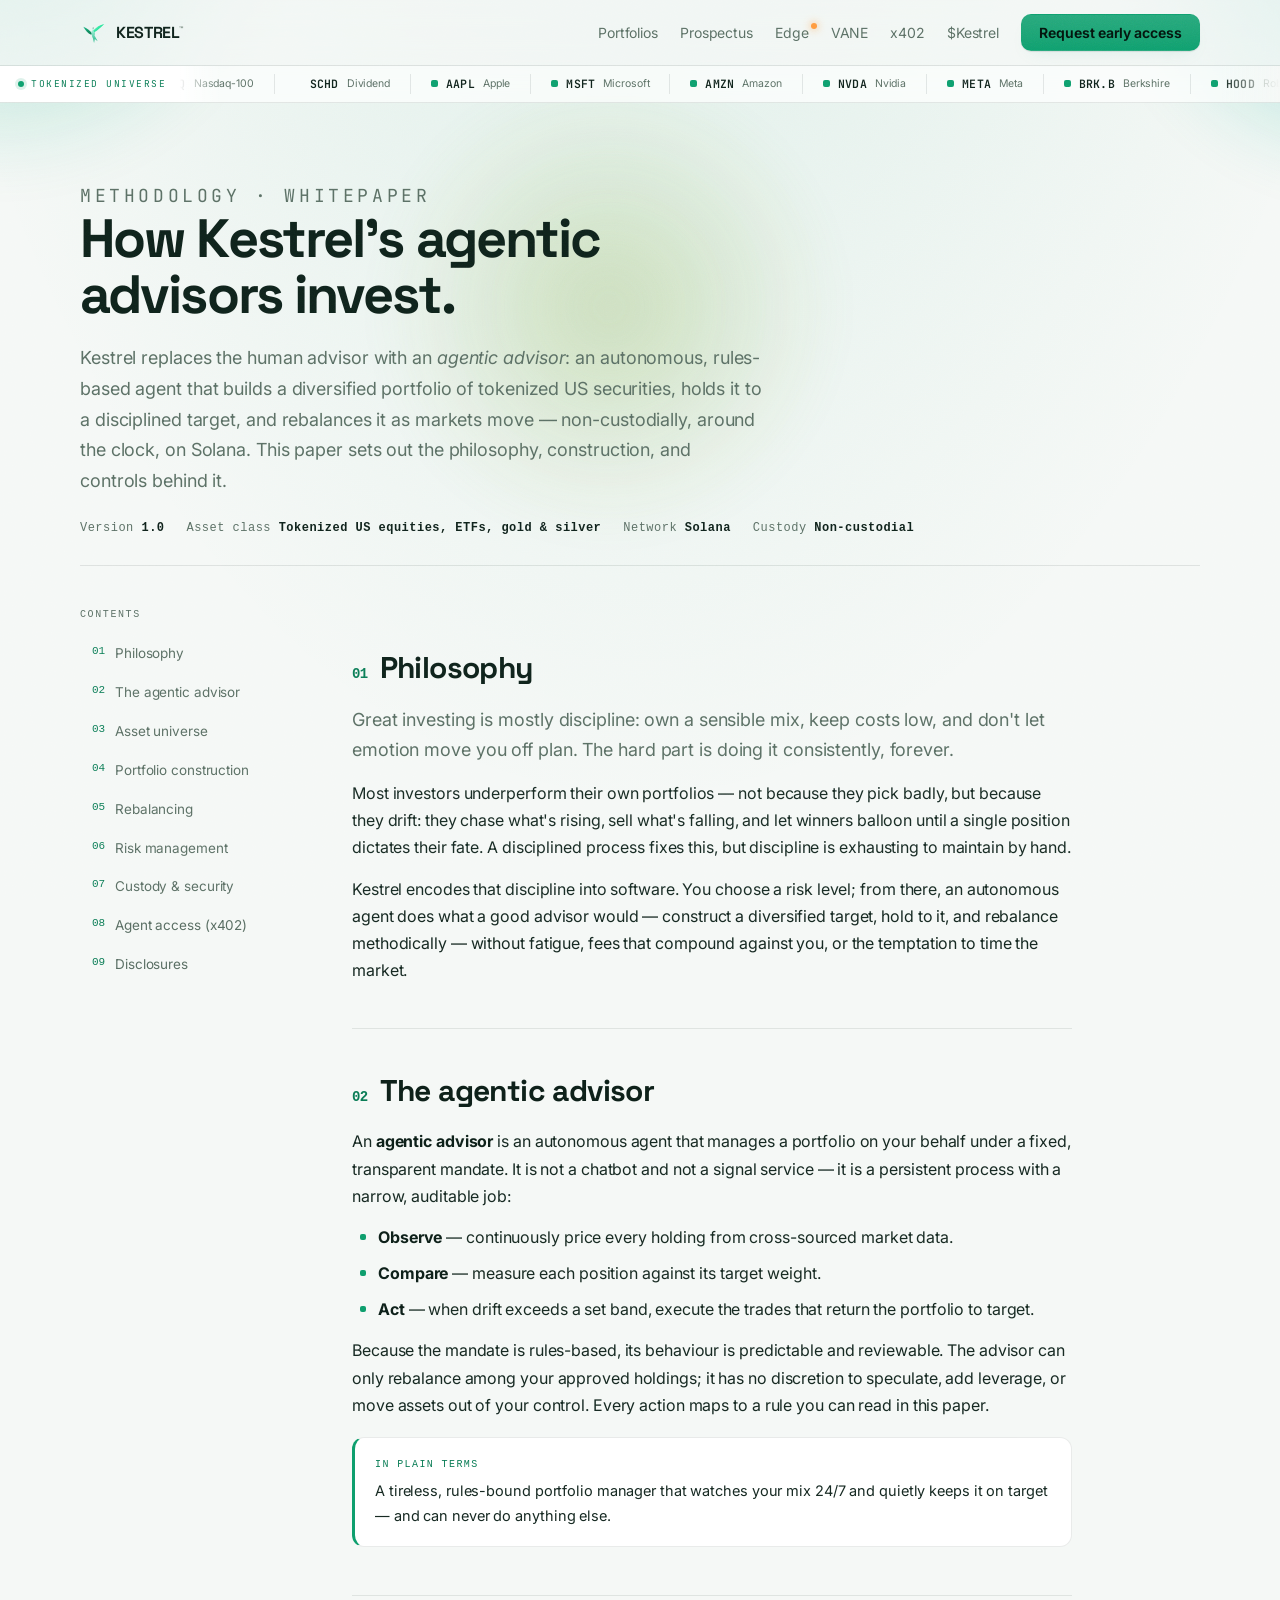
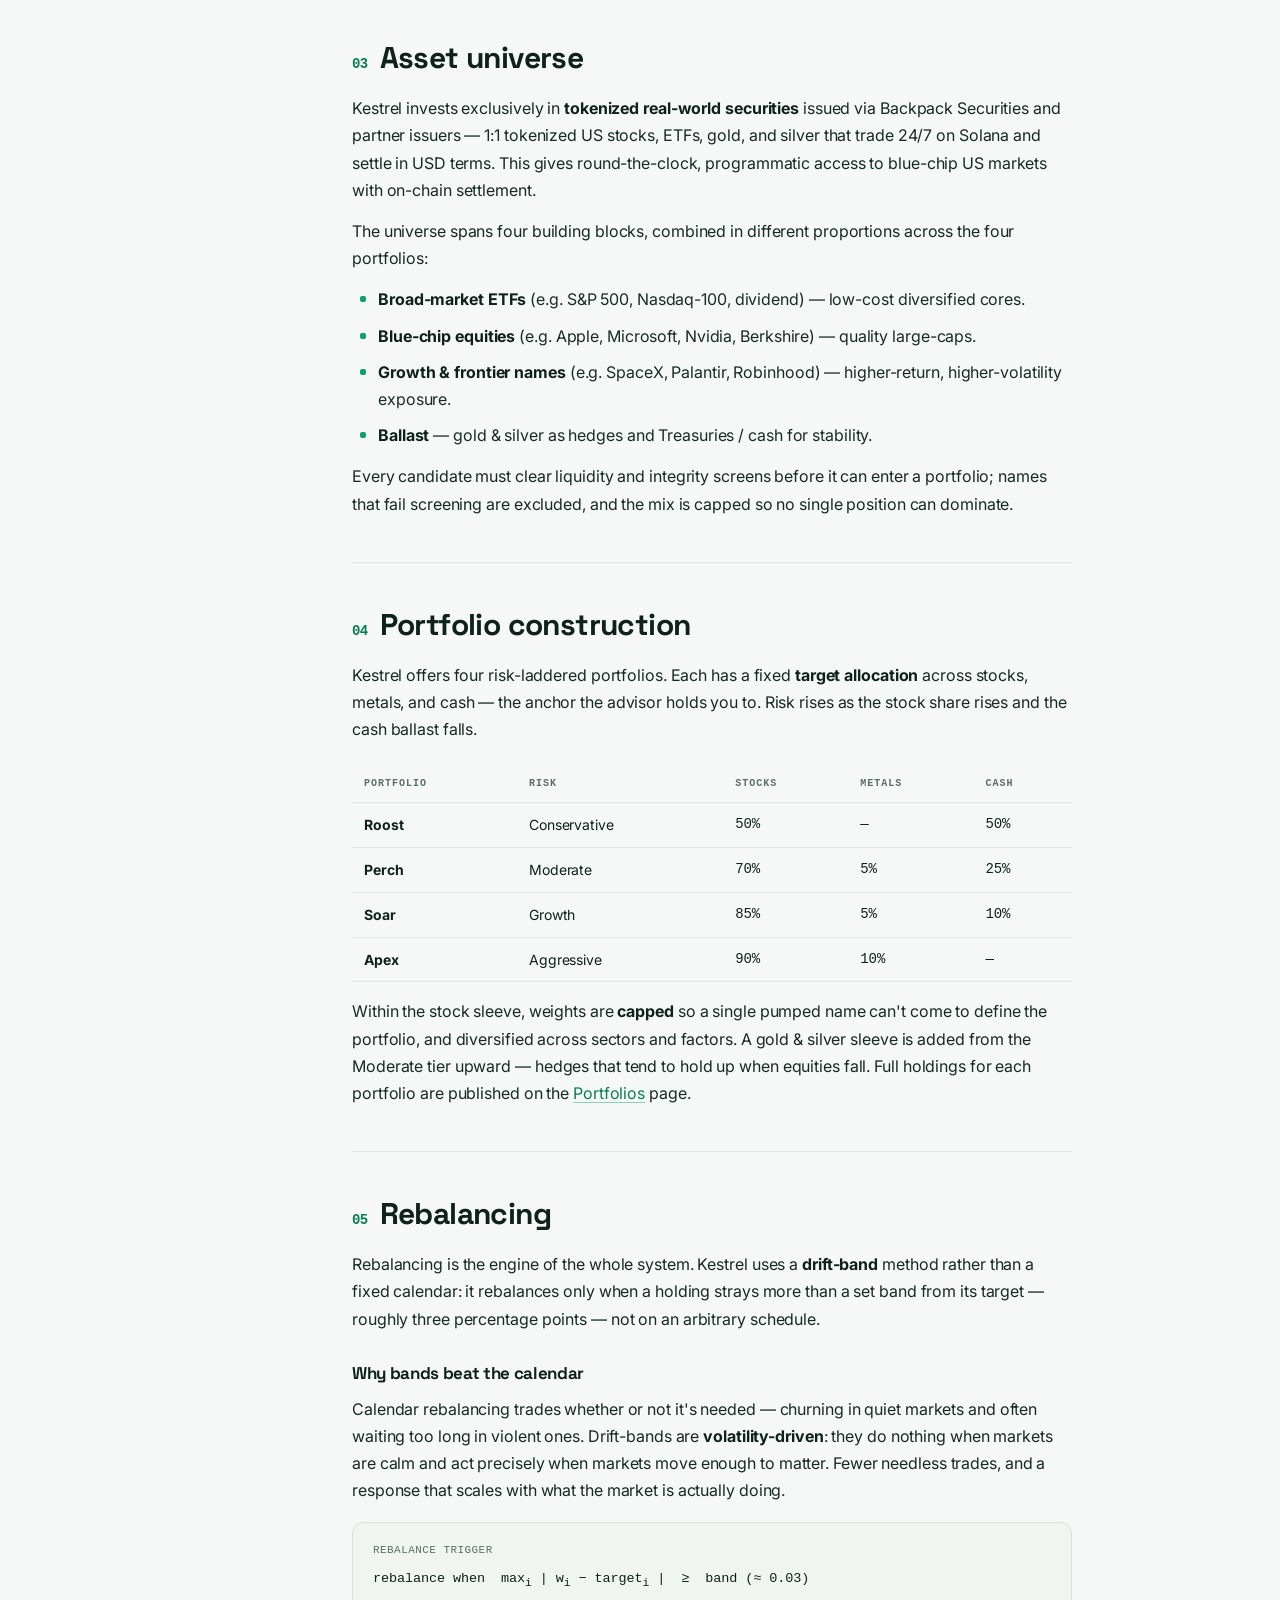
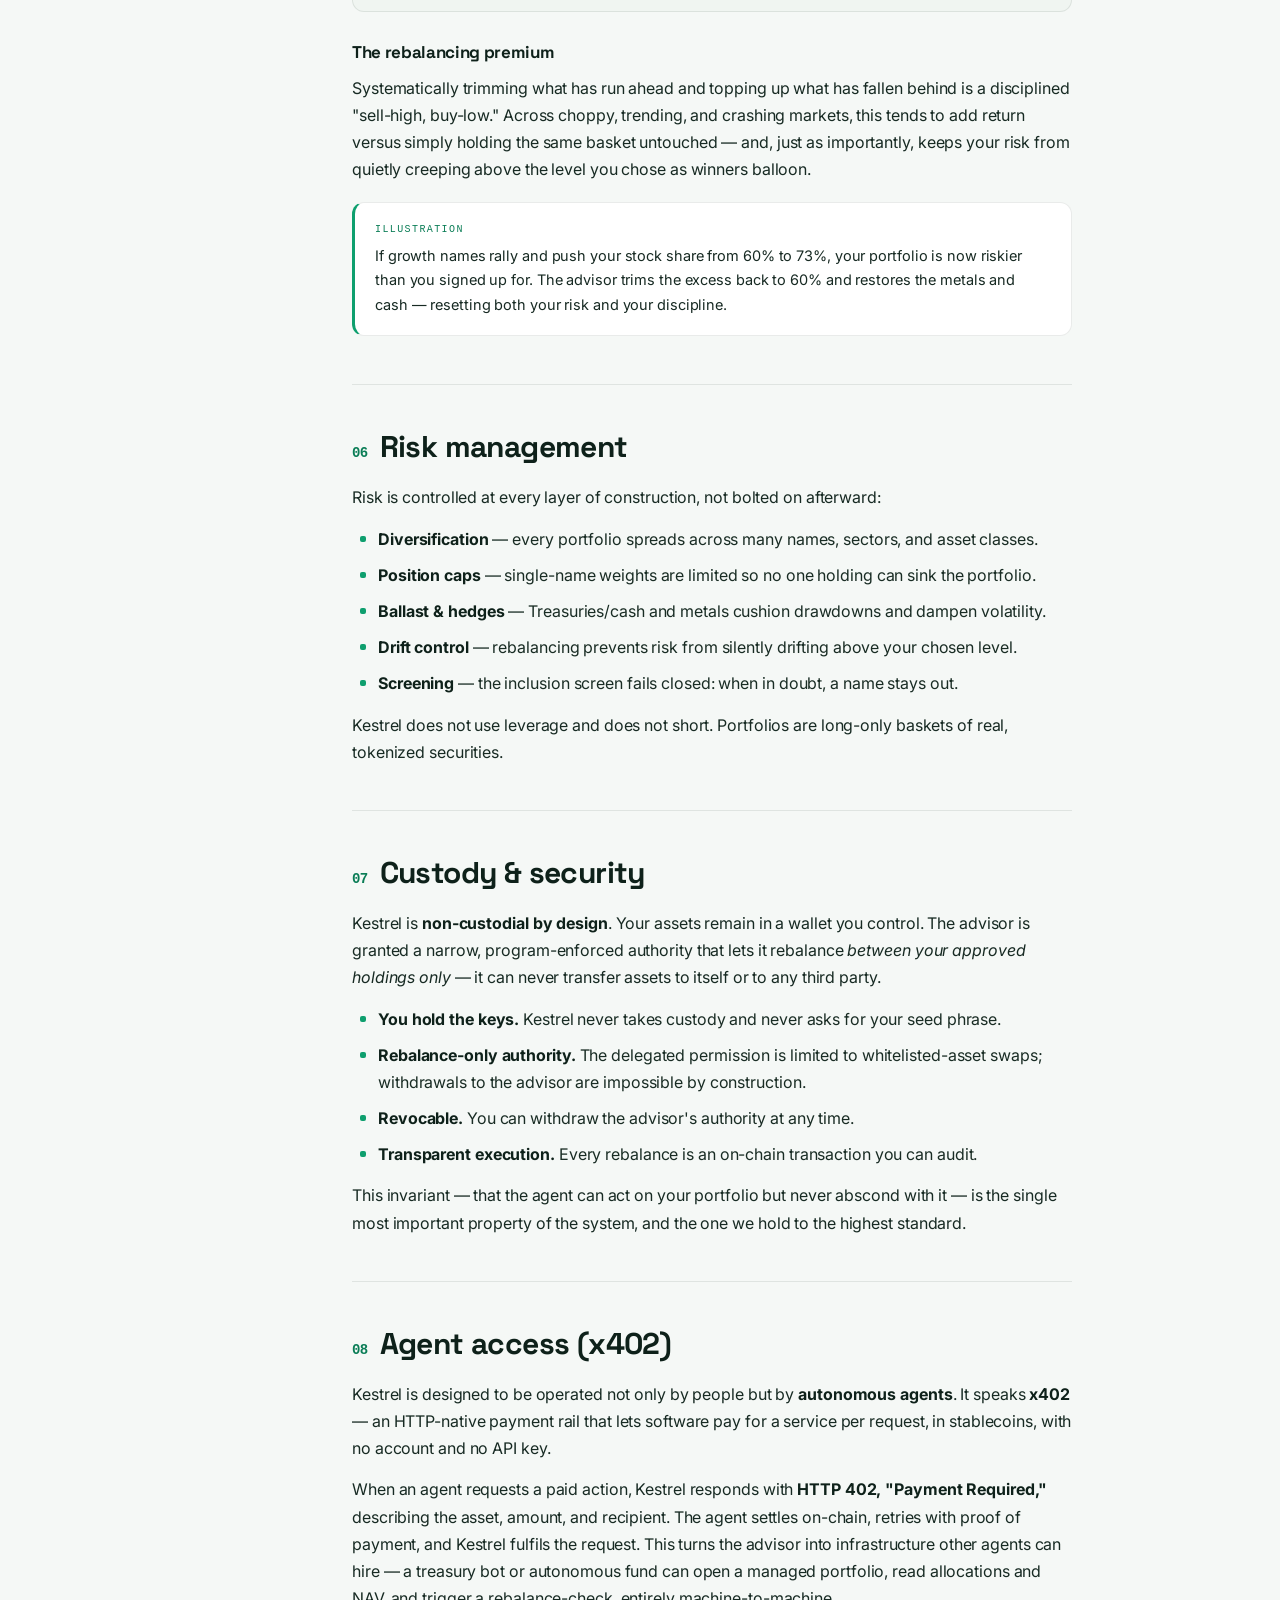
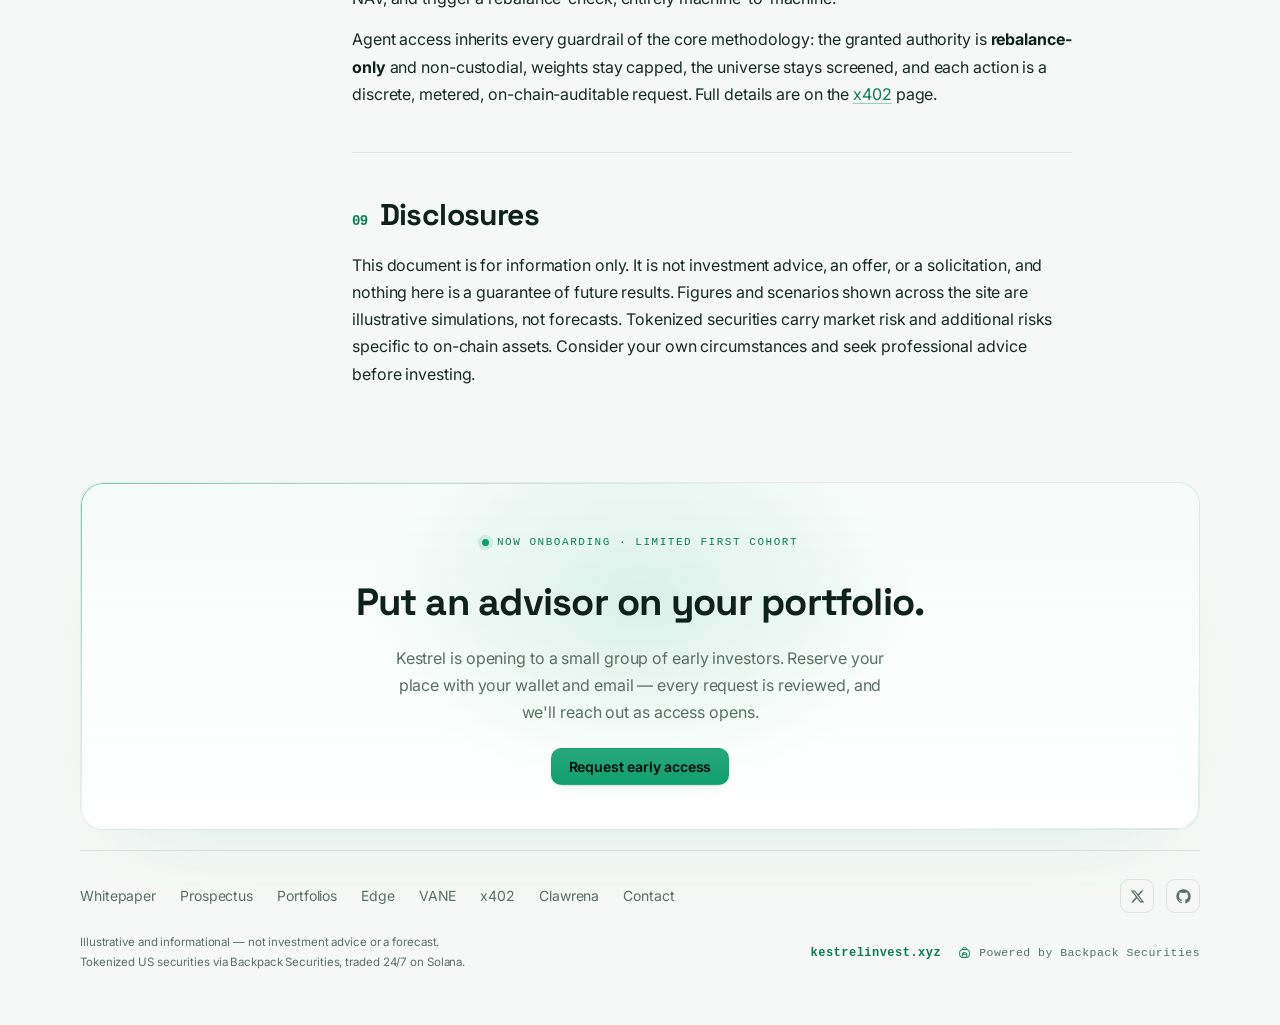
<file: whitepaper.html>
<!doctype html>
<html lang="en">
<head>
<meta charset="utf-8">
<meta name="viewport" content="width=device-width, initial-scale=1, viewport-fit=cover">
<title>Methodology — Kestrel</title>
<meta name="description" content="The Kestrel methodology: how agentic advisors construct, hold, and rebalance diversified portfolios of tokenized US securities — non-custodially, on Solana.">
<link rel="canonical" href="https://kestrelinvest.xyz/whitepaper.html">
<meta name="theme-color" content="#0e9f6e" media="(prefers-color-scheme: light)">
<meta name="theme-color" content="#04140d" media="(prefers-color-scheme: dark)">
<meta property="og:type" content="website">
<meta property="og:site_name" content="Kestrel">
<meta property="og:title" content="Methodology — Kestrel">
<meta property="og:description" content="The Kestrel methodology: how agentic advisors construct, hold, and rebalance diversified portfolios of tokenized US securities — non-custodially, on Solana.">
<meta property="og:url" content="https://kestrelinvest.xyz/whitepaper.html">
<meta name="twitter:card" content="summary_large_image">
<meta name="twitter:title" content="Methodology — Kestrel">
<meta name="twitter:description" content="The Kestrel methodology: how agentic advisors construct, hold, and rebalance diversified portfolios of tokenized US securities — non-custodially, on Solana.">
<link rel="icon" href="data:image/svg+xml,%3Csvg xmlns='http://www.w3.org/2000/svg' viewBox='0 0 100 100'%3E%3Crect width='100' height='100' rx='22' fill='%230e9f6e'/%3E%3Cg fill='%23eafff4'%3E%3Cpath d='M47 52 C 37 40 27 31 13 26 C 20 40 30 51 43 57 Z'/%3E%3Cpath d='M45 55 C 42 49 43 42 49 38 C 47 35 46 31 49 28 C 52 31 53 35 52 39 C 58 43 60 51 56 60 L 68 82 L 57 73 L 54 88 L 50 71 C 47 66 46 61 45 55 Z'/%3E%3Cpath d='M51 40 C 63 27 76 19 93 15 C 80 28 67 40 55 47 Z'/%3E%3C/g%3E%3C/svg%3E">
<link rel="preconnect" href="https://fonts.googleapis.com">
<link rel="preconnect" href="https://fonts.gstatic.com" crossorigin>
<link rel="stylesheet" href="https://fonts.googleapis.com/css2?family=Inter:wght@400;500;600;700&family=Space+Grotesk:wght@500;600;700&family=JetBrains+Mono:wght@500;600&display=swap">
<style>
  :root {
    --bg:#f5f8f6; --surface:#ffffff; --surface-2:#f0f5f1;
    --ink:#0e211a; --muted:#5a6f64; --line:rgba(14,33,26,.10); --card-line:rgba(14,33,26,.09);
    --accent:#0e9f6e; --accent-ink:#0a7d56; --glow:rgba(14,159,110,.14); --market:#d2604f;
    --cash:#9fb0a6; --gold:#cba52e;
  }
  @media (prefers-color-scheme: dark) {
    :root { --bg:#070c0a; --surface:#0f1713; --surface-2:#131d17; --ink:#e9f2ec; --muted:#83988c;
      --line:rgba(255,255,255,.08); --card-line:rgba(255,255,255,.07);
      --accent:#2ee6a0; --accent-ink:#68f0bd; --glow:rgba(46,230,160,.16); --market:#f2836e; }
  }
  :root[data-theme="light"] { --bg:#f5f8f6; --surface:#ffffff; --surface-2:#f0f5f1; --ink:#0e211a; --muted:#5a6f64; --line:rgba(14,33,26,.10); --card-line:rgba(14,33,26,.09); --accent:#0e9f6e; --accent-ink:#0a7d56; --glow:rgba(14,159,110,.14); --market:#d2604f; }
  :root[data-theme="dark"] { --bg:#070c0a; --surface:#0f1713; --surface-2:#131d17; --ink:#e9f2ec; --muted:#83988c; --line:rgba(255,255,255,.08); --card-line:rgba(255,255,255,.07); --accent:#2ee6a0; --accent-ink:#68f0bd; --glow:rgba(46,230,160,.16); --market:#f2836e; }

  * { box-sizing: border-box; }
  html { scroll-behavior: smooth; }
  body { margin: 0; color: var(--ink); position: relative;
    font: 16px/1.7 ui-sans-serif, system-ui, -apple-system, "Segoe UI", Roboto, sans-serif; -webkit-font-smoothing: antialiased;
    background: radial-gradient(120% 50% at 50% -12%, var(--glow), transparent 52%), var(--bg); }
  .wrap { max-width: 1180px; margin: 0 auto; padding: 0 30px; }
  a { color: inherit; }

  nav { position: sticky; top: 0; z-index: 20; backdrop-filter: blur(12px); background: color-mix(in srgb, var(--bg) 78%, transparent); border-bottom: 1px solid var(--line); }
  .nav-in { max-width: 1180px; margin: 0 auto; padding: 14px 30px; display: flex; align-items: center; gap: 14px; }
  .brand { display: flex; align-items: center; gap: 10px; text-decoration: none; color: inherit; }
  .brand .logo { width: 26px; height: 26px; color: var(--accent); }
  .brand b { font-size: 16px; letter-spacing: 3px; font-weight: 650; }
  .brand .tm { font-size: 8px; font-weight: 600; letter-spacing: 0; vertical-align: super; margin-left: -1px; color: var(--muted); }
  .nav-links { margin-left: auto; display: flex; align-items: center; gap: 22px; }
  .nav-links a { color: var(--muted); text-decoration: none; font-size: 14px; font-family: inherit; }
  .nav-links a:hover { color: var(--ink); }
  .nav-toggle { display: none; margin-left: auto; width: 40px; height: 40px; border: 1px solid var(--card-line); border-radius: 10px; background: var(--surface); cursor: pointer; padding: 0; flex-direction: column; align-items: center; justify-content: center; gap: 4px; }
  .nav-toggle span { display: block; width: 18px; height: 2px; border-radius: 2px; background: var(--ink); transition: transform .2s ease, opacity .2s ease; }
  .nav-toggle[aria-expanded="true"] span:nth-child(1) { transform: translateY(6px) rotate(45deg); }
  .nav-toggle[aria-expanded="true"] span:nth-child(2) { opacity: 0; }
  .nav-toggle[aria-expanded="true"] span:nth-child(3) { transform: translateY(-6px) rotate(-45deg); }
  .btn { display: inline-flex; align-items: center; gap: 7px; border: 1px solid var(--accent); color: var(--accent-ink); background: transparent; padding: 9px 17px; border-radius: 10px; font-size: 14px; font-weight: 600; font-family: inherit; text-decoration: none; cursor: pointer; transition: all .16s ease; }
  .btn:hover { background: var(--accent); color: #04140d; box-shadow: 0 8px 24px var(--glow); }
  .btn.solid { background: linear-gradient(180deg, color-mix(in srgb, var(--accent) 90%, #fff), var(--accent)); color: #04140d; border-color: transparent; font-weight: 650; letter-spacing: -.004em; box-shadow: 0 1px 1px rgba(0,0,0,.10), 0 8px 20px -10px var(--glow); }
  .btn.solid:hover { transform: translateY(-1px); background: linear-gradient(180deg, color-mix(in srgb, var(--accent) 96%, #fff), var(--accent)); box-shadow: 0 2px 4px rgba(0,0,0,.12), 0 14px 30px -10px var(--glow); }
  .btn.solid:active { transform: translateY(0); box-shadow: 0 1px 1px rgba(0,0,0,.10), 0 6px 16px -10px var(--glow); }
  .btn:focus-visible { outline: 2px solid var(--accent-ink); outline-offset: 2px; }
  .eyebrow { font-family: ui-monospace, monospace; font-size: 12px; letter-spacing: .2em; text-transform: uppercase; color: var(--accent-ink); margin: 0 0 16px; }

  /* doc hero */
  .whero { padding: 58px 0 26px; border-bottom: 1px solid var(--line); }
  .whero h1 { margin: 0; font-size: clamp(34px, 5vw, 54px); line-height: 1.04; font-weight: 800; letter-spacing: -.035em; max-width: 16ch; }
  .whero p { margin: 20px 0 0; font-size: 18px; color: var(--muted); max-width: 62ch; }
  .whero .meta { display: flex; flex-wrap: wrap; gap: 10px 22px; margin-top: 22px; font-family: ui-monospace, monospace; font-size: 12px; color: var(--muted); letter-spacing: .04em; }
  .whero .meta b { color: var(--ink); font-weight: 650; }

  /* doc layout */
  .doc { display: grid; grid-template-columns: 220px 1fr; gap: 52px; padding: 40px 0 10px; align-items: start; }
  .toc { position: sticky; top: 84px; }
  .toc .tl { font-family: ui-monospace, monospace; font-size: 10px; letter-spacing: .16em; text-transform: uppercase; color: var(--muted); margin-bottom: 12px; }
  .toc ol { list-style: none; margin: 0; padding: 0; counter-reset: t; display: flex; flex-direction: column; gap: 2px; }
  .toc a { display: flex; gap: 10px; padding: 7px 10px; border-radius: 8px; text-decoration: none; color: var(--muted); font-size: 13.5px; border-left: 2px solid transparent; transition: color .15s ease, background .15s ease; }
  .toc a:hover { color: var(--ink); background: var(--surface); }
  .toc a::before { counter-increment: t; content: counter(t,decimal-leading-zero); font-family: ui-monospace, monospace; font-size: 11px; color: var(--accent-ink); }

  .article { max-width: 720px; min-width: 0; }
  .sec { padding: 14px 0 30px; border-bottom: 1px solid var(--card-line); scroll-margin-top: 84px; }
  .sec:last-of-type { border-bottom: none; }
  .sec > h2 { display: flex; align-items: baseline; gap: 12px; margin: 22px 0 12px; font-size: clamp(23px, 3vw, 30px); font-weight: 750; letter-spacing: -.02em; }
  .sec > h2 .k { font-family: ui-monospace, monospace; font-size: 14px; color: var(--accent-ink); font-weight: 650; }
  .sec h3 { margin: 26px 0 8px; font-size: 17px; font-weight: 700; }
  .sec p { margin: 0 0 14px; color: color-mix(in srgb, var(--ink) 88%, var(--muted)); }
  .sec ul { margin: 0 0 14px; padding-left: 4px; list-style: none; display: flex; flex-direction: column; gap: 9px; }
  .sec ul li { position: relative; padding-left: 22px; color: color-mix(in srgb, var(--ink) 86%, var(--muted)); }
  .sec ul li::before { content: ""; position: absolute; left: 4px; top: 10px; width: 6px; height: 6px; border-radius: 2px; background: var(--accent); }
  .sec strong { color: var(--ink); font-weight: 700; }
  .sec a { color: var(--accent-ink); text-decoration: underline; text-decoration-color: color-mix(in srgb, var(--accent) 45%, transparent); text-underline-offset: 3px; }
  .sec a:hover { text-decoration-color: var(--accent); }
  .lead { font-size: 18px !important; color: var(--muted) !important; }

  .callout { margin: 18px 0; border: 1px solid var(--card-line); border-left: 3px solid var(--accent); border-radius: 12px; background: var(--surface); padding: 18px 20px; }
  .callout .ct { font-family: ui-monospace, monospace; font-size: 10px; letter-spacing: .14em; text-transform: uppercase; color: var(--accent-ink); margin-bottom: 6px; }
  .callout p { margin: 0; font-size: 14.5px; }
  .formula { margin: 18px 0; border: 1px solid var(--card-line); border-radius: 12px; background: var(--surface-2); padding: 18px 20px; font-family: ui-monospace, monospace; font-size: 13.5px; color: var(--ink); overflow-x: auto; }
  .formula .fl { color: var(--muted); font-size: 11px; letter-spacing: .04em; margin-bottom: 8px; text-transform: uppercase; }

  .tt { width: 100%; border-collapse: collapse; margin: 8px 0 16px; font-size: 14px; }
  .tt th, .tt td { text-align: left; padding: 10px 12px; border-bottom: 1px solid var(--card-line); }
  .tt th { font-family: ui-monospace, monospace; font-size: 10px; letter-spacing: .1em; text-transform: uppercase; color: var(--muted); font-weight: 600; }
  .tt td.n { font-family: ui-monospace, monospace; font-variant-numeric: tabular-nums; }
  .tt .pf { font-weight: 700; }
  .tt-wrap { overflow-x: auto; }

  /* shared band + modal + footer */
  .ea-eyebrow { display: inline-flex; align-items: center; gap: 8px; font-family: ui-monospace, monospace; font-size: 11px; letter-spacing: .14em; text-transform: uppercase; color: var(--accent-ink); }
  .ea-eyebrow i { width: 7px; height: 7px; border-radius: 50%; background: var(--accent); box-shadow: 0 0 0 4px var(--glow); }
  .ea-band { margin: 40px 0 8px; }
  .ea-band-in { position: relative; overflow: hidden; border: 1px solid var(--card-line); border-radius: 22px; padding: 44px 40px; text-align: center; background: radial-gradient(120% 140% at 50% -30%, var(--glow), transparent 60%), var(--surface); box-shadow: 0 40px 80px -50px var(--glow); }
  .ea-band h2 { margin: 16px 0 10px; font-size: clamp(26px, 3.4vw, 38px); font-weight: 750; letter-spacing: -.02em; }
  .ea-band p { margin: 0 auto 22px; max-width: 52ch; color: var(--muted); font-size: 16px; }
  .ea-overlay { position: fixed; inset: 0; z-index: 60; display: flex; align-items: center; justify-content: center; padding: 20px; background: color-mix(in srgb, #04140d 55%, transparent); backdrop-filter: blur(6px); animation: eaFade .2s ease; }
  .ea-overlay[hidden] { display: none; }
  @keyframes eaFade { from { opacity: 0; } to { opacity: 1; } }
  .ea-modal { position: relative; width: 100%; max-width: 440px; background: var(--surface); border: 1px solid var(--card-line); border-radius: 20px; padding: 32px 30px 28px; box-shadow: 0 50px 100px -30px rgba(0,0,0,.5); animation: eaRise .25s cubic-bezier(.2,.7,.2,1); max-height: calc(100dvh - 40px); overflow-y: auto; }
  @keyframes eaRise { from { opacity: 0; transform: translateY(14px); } to { opacity: 1; transform: none; } }
  .ea-close { position: absolute; top: 14px; right: 14px; width: 32px; height: 32px; border: none; border-radius: 9px; background: var(--surface-2); color: var(--muted); font-size: 13px; cursor: pointer; }
  .ea-close:hover { color: var(--ink); }
  .ea-modal h2 { margin: 14px 0 8px; font-size: 23px; font-weight: 750; letter-spacing: -.02em; }
  .ea-sub { margin: 0 0 20px; color: var(--muted); font-size: 14px; line-height: 1.5; }
  .ea-field { display: block; margin-bottom: 14px; }
  .ea-lab { display: block; font-size: 12.5px; font-weight: 600; color: var(--ink); margin-bottom: 6px; }
  .ea-field input { width: 100%; padding: 12px 13px; border: 1px solid var(--card-line); border-radius: 11px; background: var(--bg); color: var(--ink); font: inherit; font-size: 15px; transition: border-color .15s ease, box-shadow .15s ease; }
  #eaWallet { font-family: ui-monospace, monospace; font-size: 13.5px; }
  .ea-field input:focus { outline: none; border-color: var(--accent); box-shadow: 0 0 0 3px var(--glow); }
  .ea-field.bad input { border-color: var(--market); }
  .ea-err { display: block; min-height: 15px; margin-top: 5px; font-size: 12px; color: var(--market); }
  .ea-submit { width: 100%; justify-content: center; padding: 13px; margin-top: 4px; font-size: 15px; }
  .ea-submit[disabled] { opacity: .6; cursor: default; }
  .ea-trust { display: flex; align-items: flex-start; gap: 8px; margin: 16px 0 0; font-size: 11.5px; line-height: 1.5; color: var(--muted); }
  .ea-trust svg { flex: none; margin-top: 1px; color: var(--accent-ink); }
  .ea-done { text-align: center; }
  .ea-check { width: 58px; height: 58px; margin: 4px auto 4px; border-radius: 50%; display: flex; align-items: center; justify-content: center; color: #04140d; background: var(--accent); box-shadow: 0 0 0 8px var(--glow); }
  .ea-done .btn { margin-top: 18px; }
  body.ea-lock { overflow: hidden; }

  footer { margin-top: 20px; border-top: 1px solid var(--line); padding: 28px 0 52px; display: flex; flex-direction: column; gap: 20px; }
  footer .cap { color: var(--muted); font-size: 11.5px; max-width: 56ch; }
  .foot-links { display: flex; flex-wrap: wrap; align-items: center; gap: 12px 24px; }
  .foot-links a { color: var(--muted); text-decoration: none; font-size: 14px; }
  .foot-links a:hover { color: var(--ink); }
  .foot-contact { margin-left: auto; display: inline-flex; align-items: center; gap: 12px; }
  .foot-contact .btn { padding: 8px 15px; }
  .foot-x { display: inline-flex; width: 34px; height: 34px; align-items: center; justify-content: center; border: 1px solid var(--card-line); border-radius: 9px; color: var(--ink); transition: border-color .15s ease, background .15s ease; }
  .foot-x:hover { border-color: var(--accent); }
  .foot-x svg { width: 15px; height: 15px; }
  .foot-bottom { display: flex; justify-content: space-between; gap: 16px; flex-wrap: wrap; align-items: center; }
  .foot-meta { display: inline-flex; align-items: center; gap: 16px; flex-wrap: wrap; }
  .foot-dom { font-family: ui-monospace, monospace; font-size: 12px; letter-spacing: .04em; color: var(--accent-ink); text-decoration: none; font-weight: 600; }
  .bpbadge { display: inline-flex; align-items: center; gap: 7px; font-family: ui-monospace, monospace; font-size: 11.5px; letter-spacing: .04em; color: var(--muted); }
  .bpbadge .bp { width: 15px; height: 15px; color: var(--accent-ink); flex: none; }

  @media (max-width: 900px) {
    .doc { grid-template-columns: 1fr; gap: 20px; }
    .toc { position: static; border: 1px solid var(--card-line); border-radius: 14px; padding: 16px; background: var(--surface); }
    .toc ol { flex-flow: row wrap; gap: 6px 8px; }
    .toc a { border: 1px solid var(--card-line); border-radius: 8px; }
  }
  @media (max-width: 680px) {
    .wrap { padding: 0 18px; }
    .nav-in { padding: 12px 18px; gap: 10px; position: relative; }
    .nav-toggle { display: flex; }
    .nav-links { position: absolute; top: calc(100% + 1px); left: 0; right: 0; margin: 0; flex-direction: column; align-items: stretch; gap: 0; background: var(--surface); border-bottom: 1px solid var(--line); box-shadow: 0 20px 40px -24px var(--glow); padding: 8px 18px 16px; display: none; }
    .nav-links.open { display: flex; }
    .nav-links a { padding: 13px 4px; font-size: 15px; border-bottom: 1px solid var(--card-line); }
    .nav-links .btn { margin-top: 12px; justify-content: center; padding: 12px; }
    .whero { padding: 40px 0 22px; }
    .ea-band-in { padding: 30px 20px; border-radius: 18px; }
    .ea-overlay { padding: 12px; align-items: flex-end; }
    .ea-modal { padding: 26px 20px 22px; border-radius: 18px 18px 16px 16px; }
  }
  @media (prefers-reduced-motion: reduce) { html { scroll-behavior: auto; } }

  .edge-navlink{position:relative}
  .edge-navdot{position:absolute;top:2px;right:-8px;width:6px;height:6px;border-radius:50%;background:#ff9a3d;display:inline-block;box-shadow:0 0 8px #ff9a3d}
</style>
<link rel="stylesheet" href="elevate.css">

<svg width="0" height="0" style="position:absolute" aria-hidden="true">
  <defs>
    <linearGradient id="kxNear" x1="0" y1="0" x2="1" y2="1"><stop offset="0" stop-color="#9dffdd"/><stop offset=".5" stop-color="#2ee6a0"/><stop offset="1" stop-color="#0e9f6e"/></linearGradient>
    <linearGradient id="kxFar" x1="0" y1="0" x2="1" y2="1"><stop offset="0" stop-color="#15b884"/><stop offset="1" stop-color="#0a7047"/></linearGradient>
    <linearGradient id="kxBod" x1="0" y1="0" x2="0" y2="1"><stop offset="0" stop-color="#c7ffee"/><stop offset="1" stop-color="#12b07d"/></linearGradient>
  </defs>
  <symbol id="kestrel" viewBox="0 0 100 100">
    <path fill="url(#kxFar)" d="M47 52 C 37 40 27 31 13 26 C 20 40 30 51 43 57 Z"/>
    <path fill="url(#kxBod)" d="M45 55 C 42 49 43 42 49 38 C 47 35 46 31 49 28 C 52 31 53 35 52 39 C 58 43 60 51 56 60 L 68 82 L 57 73 L 54 88 L 50 71 C 47 66 46 61 45 55 Z"/>
    <path fill="url(#kxNear)" d="M51 40 C 63 27 76 19 93 15 C 80 28 67 40 55 47 Z"/>
    <path fill="#2ee6a0" opacity=".75" d="M72 25 C 80 20 86 18 92 16 C 85 23 77 29 69 34 Z"/>
    <circle cx="50.5" cy="31" r="1.8" fill="#0a1712"/>
  </symbol>
  <symbol id="bp" viewBox="0 0 24 24" fill="none" stroke="currentColor" stroke-width="1.6" stroke-linecap="round" stroke-linejoin="round">
    <path d="M8.5 7.2 a3.5 3.5 0 0 1 7 0"/><rect x="4.2" y="7.2" width="15.6" height="12.8" rx="4.4"/><rect x="8.4" y="12.4" width="7.2" height="7.6" rx="2"/><line x1="10.4" y1="15.4" x2="13.6" y2="15.4"/>
  </symbol>
</svg>

<nav>
  <div class="nav-in">
    <a class="brand" href="index.html"><svg class="logo"><use href="#kestrel"/></svg><b>KESTREL<span class="tm">&#8482;</span></b></a>
    <button class="nav-toggle" id="navToggle" type="button" aria-label="Open menu" aria-expanded="false"><span></span><span></span><span></span></button>
    <div class="nav-links" id="navLinks">
      <a href="portfolios.html">Portfolios</a>
      <a href="prospectus.html">Prospectus</a>
      <a href="edge.html" class="edge-navlink">Edge<i class="edge-navdot"></i></a>
      <a href="vane.html">VANE</a>
      <a href="x402.html">x402</a>
      <a href="https://pump.fun/coin/G9ALRz5jtq6wG7dijjsb1TvkGatwPNcnhbAGECVQpump" id="tokenLink" target="_blank" rel="noopener">$Kestrel</a>
      <button class="btn solid js-ea" type="button">Request early access</button>
    </div>
  </div>
</nav>

<div class="wrap">
  <header class="whero">
    <p class="eyebrow">Methodology · Whitepaper</p>
    <h1>How Kestrel's agentic advisors invest.</h1>
    <p>Kestrel replaces the human advisor with an <em>agentic advisor</em>: an autonomous, rules-based agent that builds a diversified portfolio of tokenized US securities, holds it to a disciplined target, and rebalances it as markets move — non-custodially, around the clock, on Solana. This paper sets out the philosophy, construction, and controls behind it.</p>
    <div class="meta"><span>Version <b>1.0</b></span><span>Asset class <b>Tokenized US equities, ETFs, gold &amp; silver</b></span><span>Network <b>Solana</b></span><span>Custody <b>Non-custodial</b></span></div>
  </header>

  <div class="doc">
    <aside class="toc">
      <div class="tl">Contents</div>
      <ol>
        <li><a href="#philosophy">Philosophy</a></li>
        <li><a href="#advisor">The agentic advisor</a></li>
        <li><a href="#universe">Asset universe</a></li>
        <li><a href="#construction">Portfolio construction</a></li>
        <li><a href="#rebalancing">Rebalancing</a></li>
        <li><a href="#risk">Risk management</a></li>
        <li><a href="#custody">Custody &amp; security</a></li>
        <li><a href="#x402access">Agent access (x402)</a></li>
        <li><a href="#disclosures">Disclosures</a></li>
      </ol>
    </aside>

    <article class="article">
      <section class="sec" id="philosophy">
        <h2><span class="k">01</span>Philosophy</h2>
        <p class="lead">Great investing is mostly discipline: own a sensible mix, keep costs low, and don't let emotion move you off plan. The hard part is doing it consistently, forever.</p>
        <p>Most investors underperform their own portfolios — not because they pick badly, but because they drift: they chase what's rising, sell what's falling, and let winners balloon until a single position dictates their fate. A disciplined process fixes this, but discipline is exhausting to maintain by hand.</p>
        <p>Kestrel encodes that discipline into software. You choose a risk level; from there, an autonomous agent does what a good advisor would — construct a diversified target, hold to it, and rebalance methodically — without fatigue, fees that compound against you, or the temptation to time the market.</p>
      </section>

      <section class="sec" id="advisor">
        <h2><span class="k">02</span>The agentic advisor</h2>
        <p>An <strong>agentic advisor</strong> is an autonomous agent that manages a portfolio on your behalf under a fixed, transparent mandate. It is not a chatbot and not a signal service — it is a persistent process with a narrow, auditable job:</p>
        <ul>
          <li><strong>Observe</strong> — continuously price every holding from cross-sourced market data.</li>
          <li><strong>Compare</strong> — measure each position against its target weight.</li>
          <li><strong>Act</strong> — when drift exceeds a set band, execute the trades that return the portfolio to target.</li>
        </ul>
        <p>Because the mandate is rules-based, its behaviour is predictable and reviewable. The advisor can only rebalance among your approved holdings; it has no discretion to speculate, add leverage, or move assets out of your control. Every action maps to a rule you can read in this paper.</p>
        <div class="callout"><div class="ct">In plain terms</div><p>A tireless, rules-bound portfolio manager that watches your mix 24/7 and quietly keeps it on target — and can never do anything else.</p></div>
      </section>

      <section class="sec" id="universe">
        <h2><span class="k">03</span>Asset universe</h2>
        <p>Kestrel invests exclusively in <strong>tokenized real-world securities</strong> issued via Backpack Securities and partner issuers — 1:1 tokenized US stocks, ETFs, gold, and silver that trade 24/7 on Solana and settle in USD terms. This gives round-the-clock, programmatic access to blue-chip US markets with on-chain settlement.</p>
        <p>The universe spans four building blocks, combined in different proportions across the four portfolios:</p>
        <ul>
          <li><strong>Broad-market ETFs</strong> (e.g. S&amp;P 500, Nasdaq-100, dividend) — low-cost diversified cores.</li>
          <li><strong>Blue-chip equities</strong> (e.g. Apple, Microsoft, Nvidia, Berkshire) — quality large-caps.</li>
          <li><strong>Growth &amp; frontier names</strong> (e.g. SpaceX, Palantir, Robinhood) — higher-return, higher-volatility exposure.</li>
          <li><strong>Ballast</strong> — gold &amp; silver as hedges and Treasuries / cash for stability.</li>
        </ul>
        <p>Every candidate must clear liquidity and integrity screens before it can enter a portfolio; names that fail screening are excluded, and the mix is capped so no single position can dominate.</p>
      </section>

      <section class="sec" id="construction">
        <h2><span class="k">04</span>Portfolio construction</h2>
        <p>Kestrel offers four risk-laddered portfolios. Each has a fixed <strong>target allocation</strong> across stocks, metals, and cash — the anchor the advisor holds you to. Risk rises as the stock share rises and the cash ballast falls.</p>
        <div class="tt-wrap">
        <table class="tt">
          <thead><tr><th>Portfolio</th><th>Risk</th><th>Stocks</th><th>Metals</th><th>Cash</th></tr></thead>
          <tbody>
            <tr><td class="pf">Roost</td><td>Conservative</td><td class="n">50%</td><td class="n">—</td><td class="n">50%</td></tr>
            <tr><td class="pf">Perch</td><td>Moderate</td><td class="n">70%</td><td class="n">5%</td><td class="n">25%</td></tr>
            <tr><td class="pf">Soar</td><td>Growth</td><td class="n">85%</td><td class="n">5%</td><td class="n">10%</td></tr>
            <tr><td class="pf">Apex</td><td>Aggressive</td><td class="n">90%</td><td class="n">10%</td><td class="n">—</td></tr>
          </tbody>
        </table>
        </div>
        <p>Within the stock sleeve, weights are <strong>capped</strong> so a single pumped name can't come to define the portfolio, and diversified across sectors and factors. A gold &amp; silver sleeve is added from the Moderate tier upward — hedges that tend to hold up when equities fall. Full holdings for each portfolio are published on the <a href="portfolios.html">Portfolios</a> page.</p>
      </section>

      <section class="sec" id="rebalancing">
        <h2><span class="k">05</span>Rebalancing</h2>
        <p>Rebalancing is the engine of the whole system. Kestrel uses a <strong>drift-band</strong> method rather than a fixed calendar: it rebalances only when a holding strays more than a set band from its target — roughly three percentage points — not on an arbitrary schedule.</p>
        <h3>Why bands beat the calendar</h3>
        <p>Calendar rebalancing trades whether or not it's needed — churning in quiet markets and often waiting too long in violent ones. Drift-bands are <strong>volatility-driven</strong>: they do nothing when markets are calm and act precisely when markets move enough to matter. Fewer needless trades, and a response that scales with what the market is actually doing.</p>
        <div class="formula">
          <div class="fl">Rebalance trigger</div>
          rebalance when&nbsp; max<sub>i</sub> | w<sub>i</sub> − target<sub>i</sub> |&nbsp; ≥&nbsp; band (≈ 0.03)
        </div>
        <h3>The rebalancing premium</h3>
        <p>Systematically trimming what has run ahead and topping up what has fallen behind is a disciplined "sell-high, buy-low." Across choppy, trending, and crashing markets, this tends to add return versus simply holding the same basket untouched — and, just as importantly, keeps your risk from quietly creeping above the level you chose as winners balloon.</p>
        <div class="callout"><div class="ct">Illustration</div><p>If growth names rally and push your stock share from 60% to 73%, your portfolio is now riskier than you signed up for. The advisor trims the excess back to 60% and restores the metals and cash — resetting both your risk and your discipline.</p></div>
      </section>

      <section class="sec" id="risk">
        <h2><span class="k">06</span>Risk management</h2>
        <p>Risk is controlled at every layer of construction, not bolted on afterward:</p>
        <ul>
          <li><strong>Diversification</strong> — every portfolio spreads across many names, sectors, and asset classes.</li>
          <li><strong>Position caps</strong> — single-name weights are limited so no one holding can sink the portfolio.</li>
          <li><strong>Ballast &amp; hedges</strong> — Treasuries/cash and metals cushion drawdowns and dampen volatility.</li>
          <li><strong>Drift control</strong> — rebalancing prevents risk from silently drifting above your chosen level.</li>
          <li><strong>Screening</strong> — the inclusion screen fails closed: when in doubt, a name stays out.</li>
        </ul>
        <p>Kestrel does not use leverage and does not short. Portfolios are long-only baskets of real, tokenized securities.</p>
      </section>

      <section class="sec" id="custody">
        <h2><span class="k">07</span>Custody &amp; security</h2>
        <p>Kestrel is <strong>non-custodial by design</strong>. Your assets remain in a wallet you control. The advisor is granted a narrow, program-enforced authority that lets it rebalance <em>between your approved holdings only</em> — it can never transfer assets to itself or to any third party.</p>
        <ul>
          <li><strong>You hold the keys.</strong> Kestrel never takes custody and never asks for your seed phrase.</li>
          <li><strong>Rebalance-only authority.</strong> The delegated permission is limited to whitelisted-asset swaps; withdrawals to the advisor are impossible by construction.</li>
          <li><strong>Revocable.</strong> You can withdraw the advisor's authority at any time.</li>
          <li><strong>Transparent execution.</strong> Every rebalance is an on-chain transaction you can audit.</li>
        </ul>
        <p>This invariant — that the agent can act on your portfolio but never abscond with it — is the single most important property of the system, and the one we hold to the highest standard.</p>
      </section>

      <section class="sec" id="x402access">
        <h2><span class="k">08</span>Agent access (x402)</h2>
        <p>Kestrel is designed to be operated not only by people but by <strong>autonomous agents</strong>. It speaks <strong>x402</strong> — an HTTP-native payment rail that lets software pay for a service per request, in stablecoins, with no account and no API key.</p>
        <p>When an agent requests a paid action, Kestrel responds with <strong>HTTP 402, "Payment Required,"</strong> describing the asset, amount, and recipient. The agent settles on-chain, retries with proof of payment, and Kestrel fulfils the request. This turns the advisor into infrastructure other agents can hire — a treasury bot or autonomous fund can open a managed portfolio, read allocations and NAV, and trigger a rebalance-check, entirely machine-to-machine.</p>
        <p>Agent access inherits every guardrail of the core methodology: the granted authority is <strong>rebalance-only</strong> and non-custodial, weights stay capped, the universe stays screened, and each action is a discrete, metered, on-chain-auditable request. Full details are on the <a href="x402.html">x402</a> page.</p>
      </section>

      <section class="sec" id="disclosures">
        <h2><span class="k">09</span>Disclosures</h2>
        <p>This document is for information only. It is not investment advice, an offer, or a solicitation, and nothing here is a guarantee of future results. Figures and scenarios shown across the site are illustrative simulations, not forecasts. Tokenized securities carry market risk and additional risks specific to on-chain assets. Consider your own circumstances and seek professional advice before investing.</p>
      </section>
    </article>
  </div>

  <section class="ea-band">
    <div class="ea-band-in">
      <span class="ea-eyebrow"><i></i>Now onboarding · Limited first cohort</span>
      <h2>Put an advisor on your portfolio.</h2>
      <p>Kestrel is opening to a small group of early investors. Reserve your place with your wallet and email — every request is reviewed, and we'll reach out as access opens.</p>
      <button class="btn solid js-ea" type="button">Request early access</button>
    </div>
  </section>

  <footer>
    <div class="foot-links">
      <a href="whitepaper.html">Whitepaper</a>
      <a href="prospectus.html">Prospectus</a>
      <a href="portfolios.html">Portfolios</a>
      <a href="edge.html">Edge</a>
      <a href="vane.html">VANE</a>
      <a href="x402.html">x402</a>
      <a href="clawrena.html">Clawrena</a>
      <a href="contact.html">Contact</a>
      <span class="foot-contact">
        <a class="foot-x" href="https://x.com/KestrelInvest" target="_blank" rel="noopener" aria-label="Kestrel on X"><svg viewBox="0 0 24 24" fill="currentColor"><path d="M18.244 2.25h3.308l-7.227 8.26 8.502 11.24H16.17l-5.214-6.817L4.99 21.75H1.68l7.73-8.835L1.254 2.25H8.08l4.713 6.231zm-1.161 17.52h1.833L7.084 4.126H5.117z"/></svg></a>
        <a class="foot-x" href="https://github.com/KestrelInvest" target="_blank" rel="noopener" aria-label="Kestrel on GitHub"><svg viewBox="0 0 24 24" fill="currentColor"><path d="M12 .5C5.65.5.5 5.65.5 12c0 5.08 3.29 9.39 7.86 10.91.58.1.79-.25.79-.56v-2c-3.2.7-3.87-1.37-3.87-1.37-.52-1.33-1.28-1.68-1.28-1.68-1.05-.72.08-.7.08-.7 1.16.08 1.77 1.19 1.77 1.19 1.03 1.77 2.7 1.26 3.36.96.1-.75.4-1.26.73-1.55-2.55-.29-5.24-1.28-5.24-5.68 0-1.26.45-2.28 1.19-3.09-.12-.29-.52-1.46.11-3.05 0 0 .97-.31 3.17 1.18a11 11 0 0 1 5.78 0c2.2-1.49 3.17-1.18 3.17-1.18.63 1.59.23 2.76.11 3.05.74.81 1.19 1.83 1.19 3.09 0 4.41-2.69 5.38-5.25 5.67.41.36.78 1.06.78 2.14v3.17c0 .31.21.67.8.56A11.51 11.51 0 0 0 23.5 12C23.5 5.65 18.35.5 12 .5z"/></svg></a>
      </span>
    </div>
    <div class="foot-bottom">
      <span class="cap">Illustrative and informational — not investment advice or a forecast. Tokenized US securities via Backpack Securities, traded 24/7 on Solana.</span>
      <span class="foot-meta"><a class="foot-dom" href="index.html">kestrelinvest.xyz</a><span class="bpbadge"><svg class="bp"><use href="#bp"/></svg>Powered by Backpack Securities</span></span>
    </div>
  </footer>
</div>

<div class="ea-overlay" id="eaOverlay" hidden>
  <div class="ea-modal" role="dialog" aria-modal="true" aria-labelledby="eaTitle">
    <button class="ea-close" id="eaClose" type="button" aria-label="Close">&#10005;</button>
    <div class="ea-view" id="eaFormView">
      <span class="ea-eyebrow"><i></i>Early access · Limited first cohort</span>
      <h2 id="eaTitle">Request an invitation</h2>
      <p class="ea-sub">We're onboarding a small first cohort. Reserve your place — every request is reviewed before access opens.</p>
      <form id="eaForm" novalidate>
        <label class="ea-field"><span class="ea-lab">Solana wallet address</span>
          <input type="text" id="eaWallet" name="wallet" autocomplete="off" autocapitalize="off" spellcheck="false" placeholder="e.g. 7xKX…9dPq" />
          <span class="ea-err" id="eaWalletErr" role="alert"></span></label>
        <label class="ea-field"><span class="ea-lab">Email address</span>
          <input type="email" id="eaEmail" name="email" autocomplete="email" placeholder="you@email.com" />
          <span class="ea-err" id="eaEmailErr" role="alert"></span></label>
        <button class="btn solid ea-submit" id="eaSubmit" type="submit">Request early access</button>
        <p class="ea-trust"><svg width="15" height="15" viewBox="0 0 24 24" fill="none" stroke="currentColor" stroke-width="2" stroke-linecap="round" stroke-linejoin="round"><rect x="4" y="10" width="16" height="10" rx="2"/><path d="M8 10V7a4 4 0 0 1 8 0v3"/></svg><span>Non-custodial. Your address only whitelists early access — Kestrel never takes custody or asks for your keys.</span></p>
      </form>
    </div>
    <div class="ea-view ea-done" id="eaDoneView" hidden>
      <div class="ea-check"><svg width="26" height="26" viewBox="0 0 24 24" fill="none" stroke="currentColor" stroke-width="2.4" stroke-linecap="round" stroke-linejoin="round"><path d="M20 6 9 17l-5-5"/></svg></div>
      <h2>Request received</h2>
      <p class="ea-sub">You're on the early-access list. We review every request personally and will email you the moment your cohort opens.</p>
      <button class="btn solid" id="eaDoneClose" type="button">Done</button>
    </div>
  </div>
</div>

<script>
(function(){
  var $=function(id){ return document.getElementById(id); };
  var navToggle=$("navToggle"), navLinks=$("navLinks");
  function closeNav(){ navLinks.classList.remove("open"); navToggle.setAttribute("aria-expanded","false"); }
  navToggle.addEventListener("click", function(){ var o=navLinks.classList.toggle("open"); navToggle.setAttribute("aria-expanded", o?"true":"false"); });
  Array.prototype.forEach.call(navLinks.querySelectorAll("a"), function(a){ a.addEventListener("click", function(e){ if(a.getAttribute("href")==="#"){ e.preventDefault(); } closeNav(); }); });

  var EA_ENDPOINT="";
  var overlay=$("eaOverlay"), formView=$("eaFormView"), doneView=$("eaDoneView");
  var eaForm=$("eaForm"), eaWallet=$("eaWallet"), eaEmail=$("eaEmail"), eaWErr=$("eaWalletErr"), eaEErr=$("eaEmailErr"), eaSubmit=$("eaSubmit");
  var lastFocus=null, emailRe=/^[^\s@]+@[^\s@]+\.[^\s@]{2,}$/;
  function isSolAddress(a){
    if(!/^[1-9A-HJ-NP-Za-km-z]{32,44}$/.test(a)) return false;
    var AL="123456789ABCDEFGHJKLMNPQRSTUVWXYZabcdefghijkmnopqrstuvwxyz", bytes=[0], i, j;
    for(i=0;i<a.length;i++){ var v=AL.indexOf(a.charAt(i)); if(v<0) return false; var carry=v;
      for(j=0;j<bytes.length;j++){ carry+=bytes[j]*58; bytes[j]=carry&0xff; carry>>=8; }
      while(carry){ bytes.push(carry&0xff); carry>>=8; } }
    for(i=0;i<a.length && a.charAt(i)==='1';i++) bytes.push(0);
    return bytes.length===32;
  }
  function setErr(inp,e,m){ inp.closest(".ea-field").classList.add("bad"); e.textContent=m; }
  function clrErr(inp,e){ inp.closest(".ea-field").classList.remove("bad"); e.textContent=""; }
  eaWallet.addEventListener("input", function(){ clrErr(eaWallet,eaWErr); });
  eaEmail.addEventListener("input", function(){ clrErr(eaEmail,eaEErr); });
  function openEA(){ closeNav(); lastFocus=document.activeElement; formView.hidden=false; doneView.hidden=true; overlay.hidden=false; document.body.classList.add("ea-lock"); setTimeout(function(){ eaWallet.focus(); },40); }
  function closeEA(){ overlay.hidden=true; document.body.classList.remove("ea-lock"); if(lastFocus&&lastFocus.focus) lastFocus.focus(); }
  Array.prototype.forEach.call(document.querySelectorAll(".js-ea"), function(b){ b.addEventListener("click", openEA); });
  $("eaClose").addEventListener("click", closeEA);
  $("eaDoneClose").addEventListener("click", closeEA);
  overlay.addEventListener("click", function(e){ if(e.target===overlay) closeEA(); });
  document.addEventListener("keydown", function(e){ if(e.key==="Escape" && !overlay.hidden) closeEA(); });
  function sendEA(w,em){
    try{ localStorage.setItem("kestrel_ea", JSON.stringify({wallet:w,email:em})); }catch(_){}
    if(!EA_ENDPOINT) return Promise.resolve();
    return fetch(EA_ENDPOINT,{ method:"POST", headers:{"Content-Type":"application/json","Accept":"application/json"}, body:JSON.stringify({wallet:w,email:em,source:"kestrelinvest.xyz/whitepaper"}) }).then(function(r){ if(!r.ok) throw new Error("x"); });
  }
  eaForm.addEventListener("submit", function(e){
    e.preventDefault();
    var w=eaWallet.value.trim(), em=eaEmail.value.trim(), ok=true;
    if(!isSolAddress(w)){ setErr(eaWallet,eaWErr,"Enter a valid Solana wallet address."); ok=false; } else clrErr(eaWallet,eaWErr);
    if(!emailRe.test(em)){ setErr(eaEmail,eaEErr,"Enter a valid email address."); ok=false; } else clrErr(eaEmail,eaEErr);
    if(!ok) return;
    eaSubmit.disabled=true; eaSubmit.textContent="Submitting…";
    sendEA(w,em).then(function(){ formView.hidden=true; doneView.hidden=false; setTimeout(function(){ $("eaDoneClose").focus(); },40); })
      .catch(function(){ eaSubmit.disabled=false; eaSubmit.textContent="Request early access"; setErr(eaEmail,eaEErr,"Something went wrong — please try again."); });
  });
})();
</script>

<script src="elevate.js" defer></script>
</body>
</html>
</file>
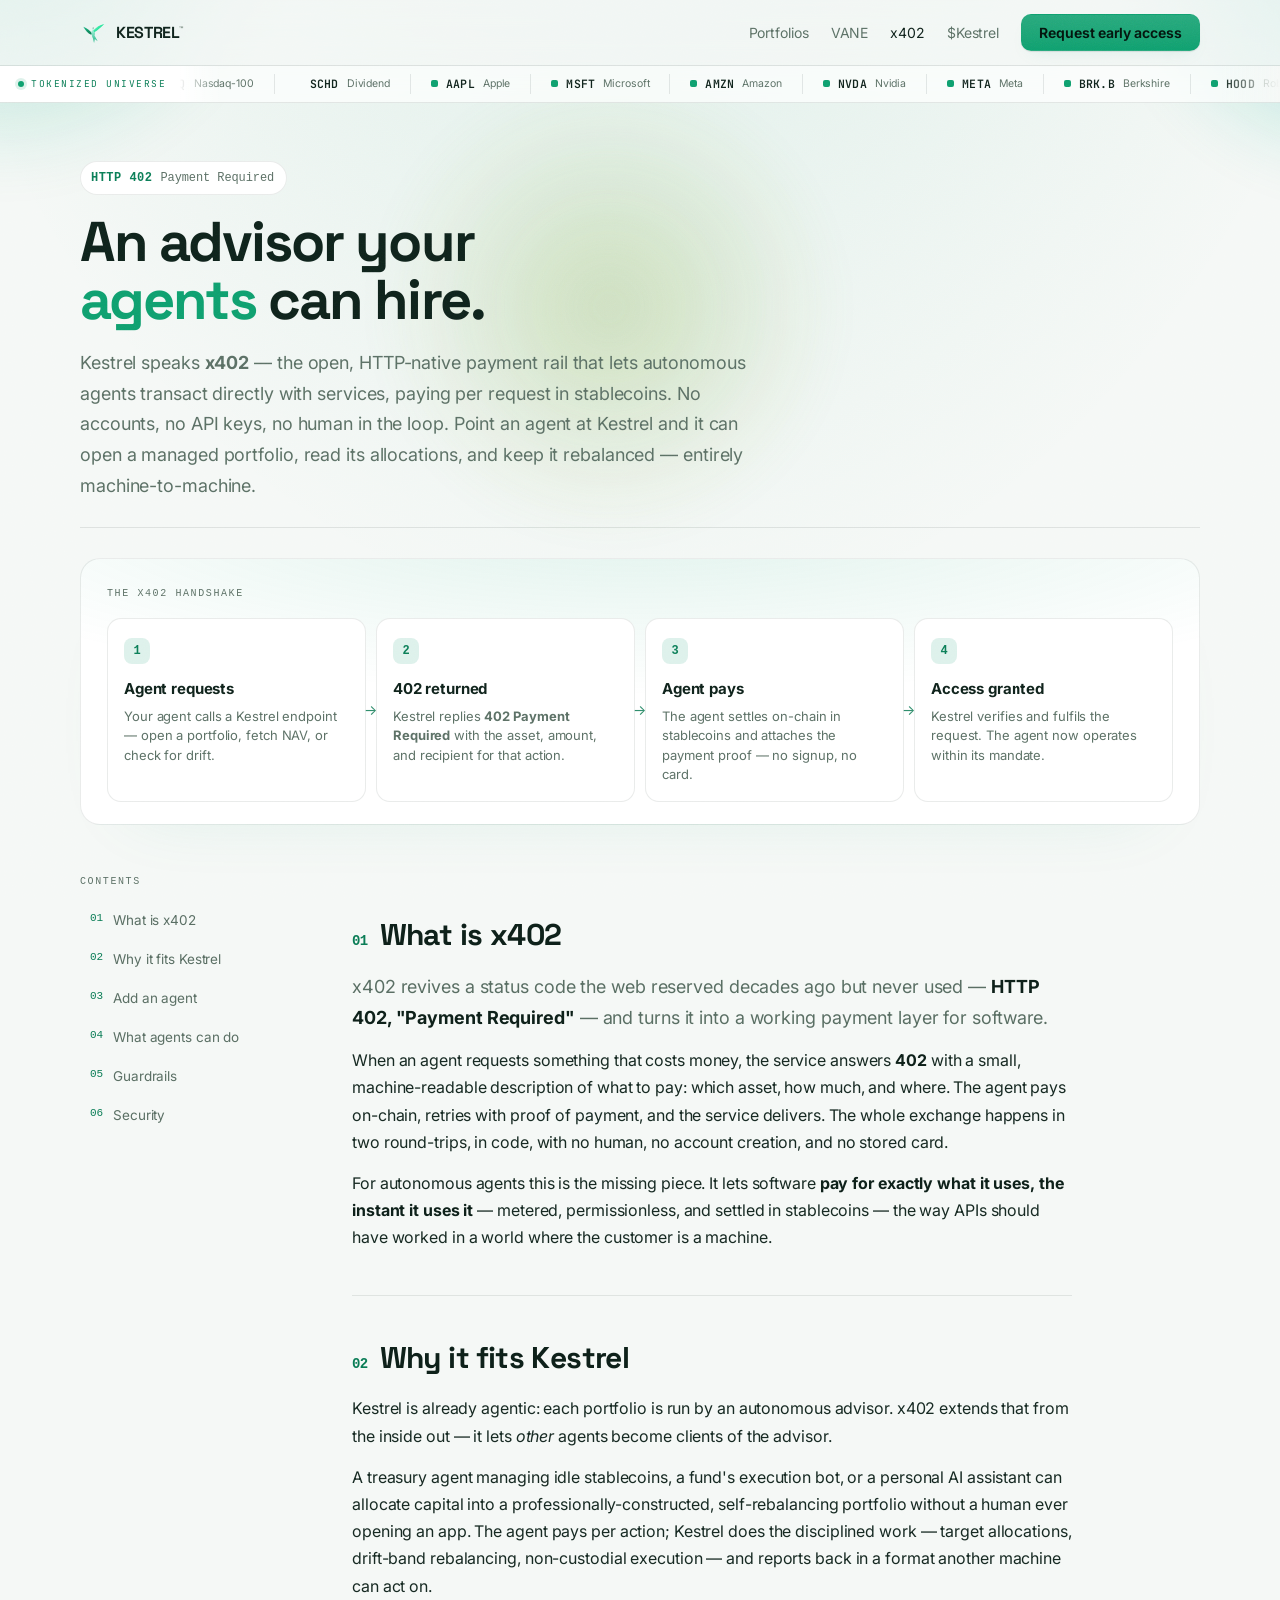
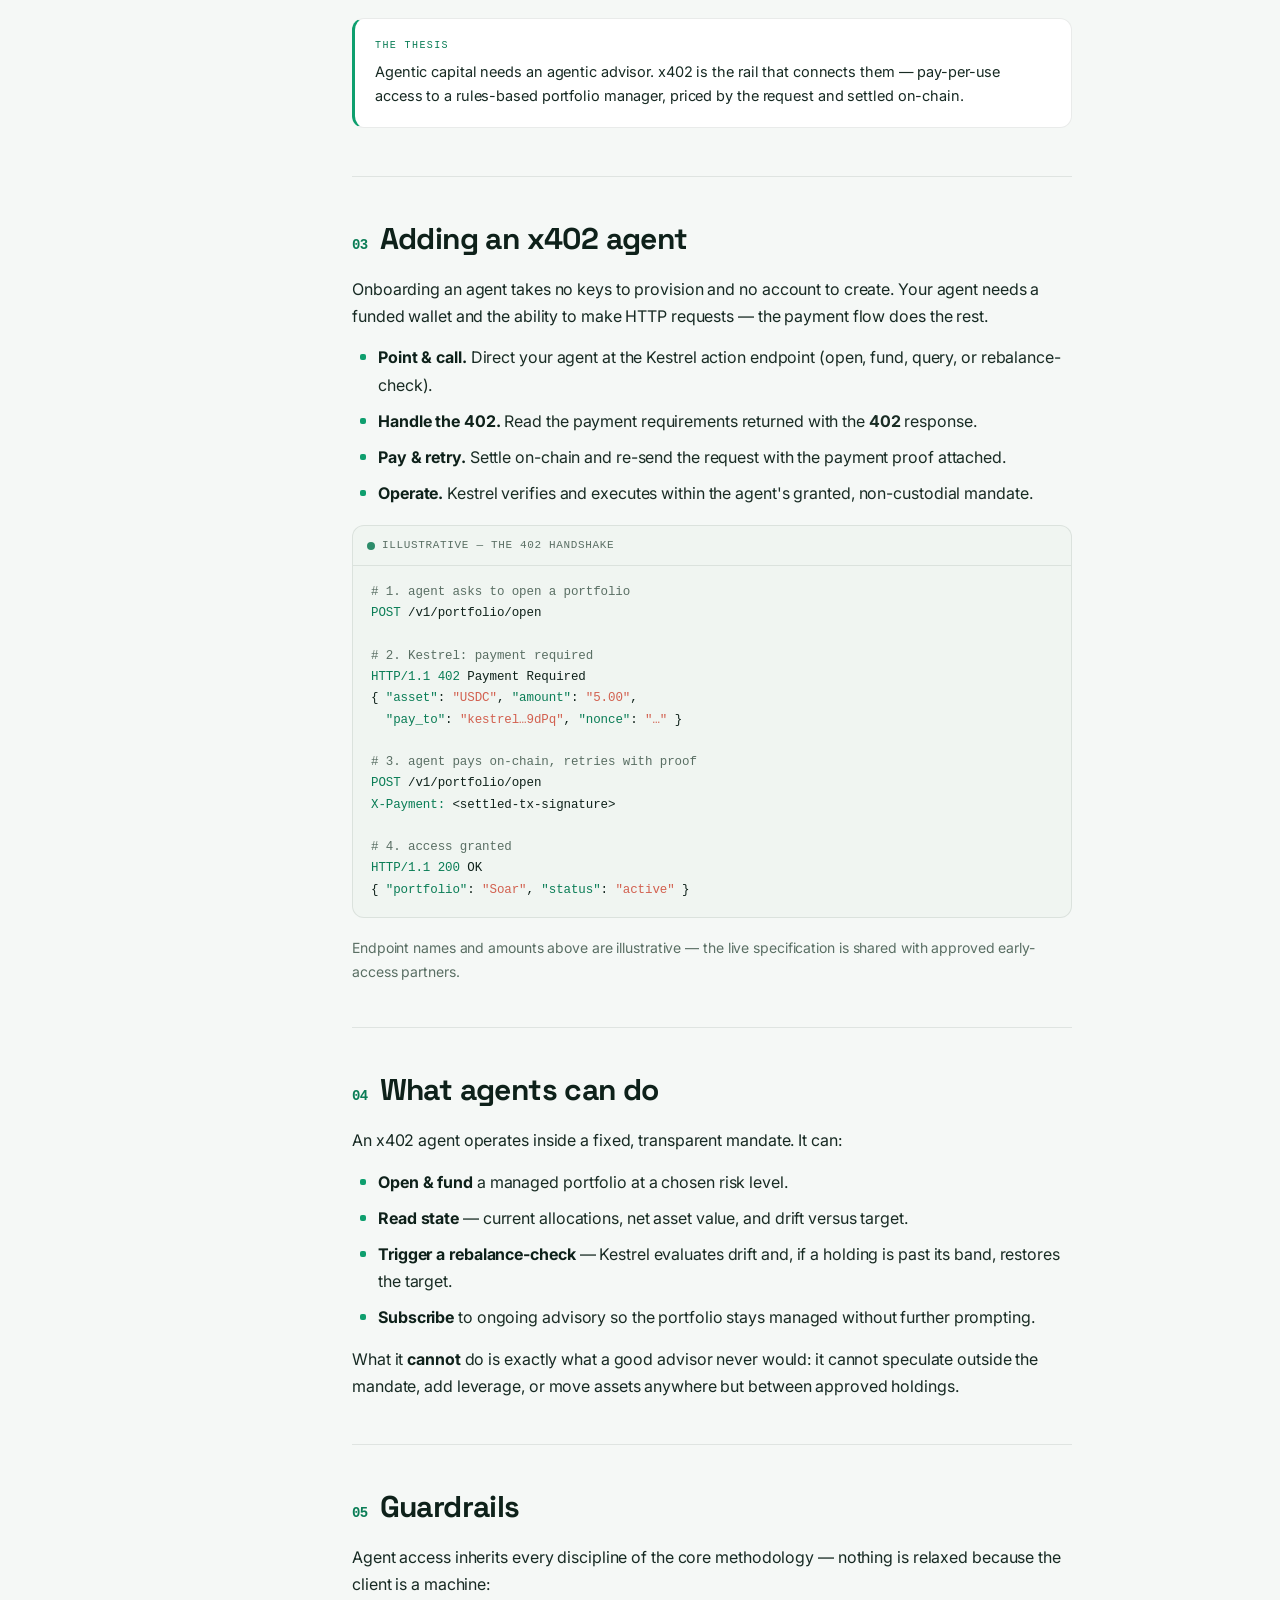
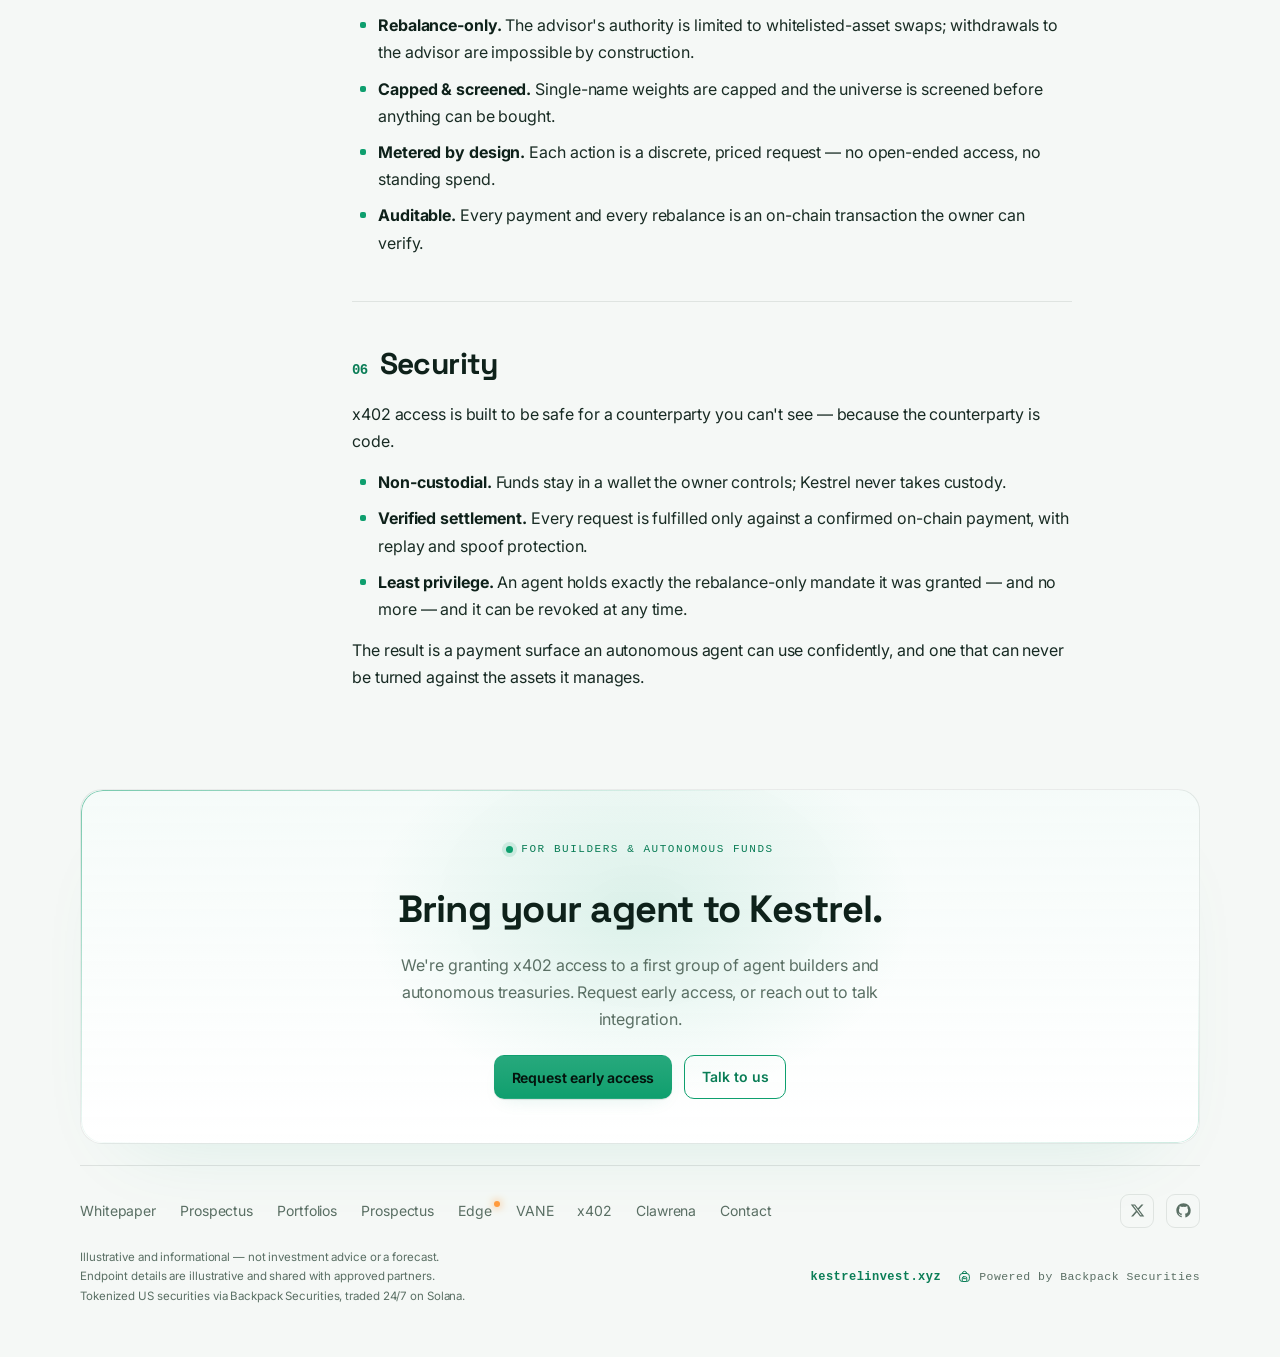
<file: x402.html>
<!doctype html>
<html lang="en">
<head>
<meta charset="utf-8">
<meta name="viewport" content="width=device-width, initial-scale=1, viewport-fit=cover">
<title>x402 — Kestrel for Agents</title>
<meta name="description" content="Kestrel for agents — the x402 pay-per-use rail lets autonomous agents open, query, and rebalance a managed portfolio machine-to-machine, non-custodially, on Solana.">
<link rel="canonical" href="https://kestrelinvest.xyz/x402.html">
<meta name="theme-color" content="#0e9f6e" media="(prefers-color-scheme: light)">
<meta name="theme-color" content="#04140d" media="(prefers-color-scheme: dark)">
<meta property="og:type" content="website">
<meta property="og:site_name" content="Kestrel">
<meta property="og:title" content="x402 — Kestrel for Agents">
<meta property="og:description" content="Kestrel for agents — the x402 pay-per-use rail lets autonomous agents open, query, and rebalance a managed portfolio machine-to-machine, non-custodially, on Solana.">
<meta property="og:url" content="https://kestrelinvest.xyz/x402.html">
<meta name="twitter:card" content="summary_large_image">
<meta name="twitter:title" content="x402 — Kestrel for Agents">
<meta name="twitter:description" content="Kestrel for agents — the x402 pay-per-use rail lets autonomous agents open, query, and rebalance a managed portfolio machine-to-machine, non-custodially, on Solana.">
<link rel="icon" href="data:image/svg+xml,%3Csvg xmlns='http://www.w3.org/2000/svg' viewBox='0 0 100 100'%3E%3Crect width='100' height='100' rx='22' fill='%230e9f6e'/%3E%3Cg fill='%23eafff4'%3E%3Cpath d='M47 52 C 37 40 27 31 13 26 C 20 40 30 51 43 57 Z'/%3E%3Cpath d='M45 55 C 42 49 43 42 49 38 C 47 35 46 31 49 28 C 52 31 53 35 52 39 C 58 43 60 51 56 60 L 68 82 L 57 73 L 54 88 L 50 71 C 47 66 46 61 45 55 Z'/%3E%3Cpath d='M51 40 C 63 27 76 19 93 15 C 80 28 67 40 55 47 Z'/%3E%3C/g%3E%3C/svg%3E">
<link rel="preconnect" href="https://fonts.googleapis.com">
<link rel="preconnect" href="https://fonts.gstatic.com" crossorigin>
<link rel="stylesheet" href="https://fonts.googleapis.com/css2?family=Inter:wght@400;500;600;700&family=Space+Grotesk:wght@500;600;700&family=JetBrains+Mono:wght@500;600&display=swap">
<style>
  :root {
    --bg:#f5f8f6; --surface:#ffffff; --surface-2:#f0f5f1;
    --ink:#0e211a; --muted:#5a6f64; --line:rgba(14,33,26,.10); --card-line:rgba(14,33,26,.09);
    --accent:#0e9f6e; --accent-ink:#0a7d56; --glow:rgba(14,159,110,.14); --market:#d2604f;
  }
  @media (prefers-color-scheme: dark) {
    :root { --bg:#070c0a; --surface:#0f1713; --surface-2:#131d17; --ink:#e9f2ec; --muted:#83988c;
      --line:rgba(255,255,255,.08); --card-line:rgba(255,255,255,.07);
      --accent:#2ee6a0; --accent-ink:#68f0bd; --glow:rgba(46,230,160,.16); --market:#f2836e; }
  }
  :root[data-theme="light"] { --bg:#f5f8f6; --surface:#ffffff; --surface-2:#f0f5f1; --ink:#0e211a; --muted:#5a6f64; --line:rgba(14,33,26,.10); --card-line:rgba(14,33,26,.09); --accent:#0e9f6e; --accent-ink:#0a7d56; --glow:rgba(14,159,110,.14); --market:#d2604f; }
  :root[data-theme="dark"] { --bg:#070c0a; --surface:#0f1713; --surface-2:#131d17; --ink:#e9f2ec; --muted:#83988c; --line:rgba(255,255,255,.08); --card-line:rgba(255,255,255,.07); --accent:#2ee6a0; --accent-ink:#68f0bd; --glow:rgba(46,230,160,.16); --market:#f2836e; }

  * { box-sizing: border-box; }
  html { scroll-behavior: smooth; }
  body { margin: 0; color: var(--ink); position: relative;
    font: 16px/1.7 ui-sans-serif, system-ui, -apple-system, "Segoe UI", Roboto, sans-serif; -webkit-font-smoothing: antialiased;
    background: radial-gradient(120% 50% at 50% -12%, var(--glow), transparent 52%), var(--bg); }
  .wrap { max-width: 1180px; margin: 0 auto; padding: 0 30px; }
  a { color: inherit; }

  nav { position: sticky; top: 0; z-index: 20; backdrop-filter: blur(12px); background: color-mix(in srgb, var(--bg) 78%, transparent); border-bottom: 1px solid var(--line); }
  .nav-in { max-width: 1180px; margin: 0 auto; padding: 14px 30px; display: flex; align-items: center; gap: 14px; }
  .brand { display: flex; align-items: center; gap: 10px; text-decoration: none; color: inherit; }
  .brand .logo { width: 26px; height: 26px; color: var(--accent); }
  .brand b { font-size: 16px; letter-spacing: 3px; font-weight: 650; }
  .brand .tm { font-size: 8px; font-weight: 600; letter-spacing: 0; vertical-align: super; margin-left: -1px; color: var(--muted); }
  .nav-links { margin-left: auto; display: flex; align-items: center; gap: 22px; }
  .nav-links a { color: var(--muted); text-decoration: none; font-size: 14px; font-family: inherit; }
  .nav-links a:hover, .nav-links a.on { color: var(--ink); }
  .nav-toggle { display: none; margin-left: auto; width: 40px; height: 40px; border: 1px solid var(--card-line); border-radius: 10px; background: var(--surface); cursor: pointer; padding: 0; flex-direction: column; align-items: center; justify-content: center; gap: 4px; }
  .nav-toggle span { display: block; width: 18px; height: 2px; border-radius: 2px; background: var(--ink); transition: transform .2s ease, opacity .2s ease; }
  .nav-toggle[aria-expanded="true"] span:nth-child(1) { transform: translateY(6px) rotate(45deg); }
  .nav-toggle[aria-expanded="true"] span:nth-child(2) { opacity: 0; }
  .nav-toggle[aria-expanded="true"] span:nth-child(3) { transform: translateY(-6px) rotate(-45deg); }
  .btn { display: inline-flex; align-items: center; gap: 7px; border: 1px solid var(--accent); color: var(--accent-ink); background: transparent; padding: 9px 17px; border-radius: 10px; font-size: 14px; font-weight: 600; font-family: inherit; text-decoration: none; cursor: pointer; transition: all .16s ease; }
  .btn:hover { background: var(--accent); color: #04140d; box-shadow: 0 8px 24px var(--glow); }
  .btn.solid { background: linear-gradient(180deg, color-mix(in srgb, var(--accent) 90%, #fff), var(--accent)); color: #04140d; border-color: transparent; font-weight: 650; letter-spacing: -.004em; box-shadow: 0 1px 1px rgba(0,0,0,.10), 0 8px 20px -10px var(--glow); }
  .btn.solid:hover { transform: translateY(-1px); background: linear-gradient(180deg, color-mix(in srgb, var(--accent) 96%, #fff), var(--accent)); box-shadow: 0 2px 4px rgba(0,0,0,.12), 0 14px 30px -10px var(--glow); }
  .btn.solid:active { transform: translateY(0); }
  .btn:focus-visible { outline: 2px solid var(--accent-ink); outline-offset: 2px; }
  .eyebrow { font-family: ui-monospace, monospace; font-size: 12px; letter-spacing: .2em; text-transform: uppercase; color: var(--accent-ink); margin: 0 0 16px; }

  .xhero { padding: 58px 0 26px; border-bottom: 1px solid var(--line); }
  .xhero h1 { margin: 0; font-size: clamp(34px, 5vw, 56px); line-height: 1.03; font-weight: 800; letter-spacing: -.035em; max-width: 15ch; }
  .xhero h1 em { font-style: normal; color: var(--accent); }
  .xhero p { margin: 20px 0 0; font-size: 18px; color: var(--muted); max-width: 62ch; }
  .badge402 { display: inline-flex; align-items: baseline; gap: 8px; margin-bottom: 18px; padding: 6px 12px 6px 10px; border: 1px solid var(--card-line); border-radius: 999px; background: var(--surface); font-family: ui-monospace, monospace; font-size: 12px; color: var(--muted); }
  .badge402 b { color: var(--accent-ink); font-weight: 700; letter-spacing: .04em; }

  /* flow strip */
  .flow { margin: 30px 0 6px; }
  .flow-in { border: 1px solid var(--card-line); border-radius: 20px; background: radial-gradient(130% 130% at 50% -20%, var(--glow), transparent 55%), var(--surface); padding: 26px 26px 22px; box-shadow: 0 34px 74px -54px var(--glow); }
  .flow-h { font-family: ui-monospace, monospace; font-size: 10px; letter-spacing: .16em; text-transform: uppercase; color: var(--muted); margin-bottom: 16px; }
  .flow-steps { display: grid; grid-template-columns: repeat(4, 1fr); gap: 10px; }
  .fstep { position: relative; padding: 16px 16px 16px 16px; border: 1px solid var(--card-line); border-radius: 14px; background: var(--surface); }
  .fstep .fn { width: 26px; height: 26px; border-radius: 8px; display: inline-flex; align-items: center; justify-content: center; background: color-mix(in srgb, var(--accent) 14%, transparent); color: var(--accent-ink); font-family: ui-monospace, monospace; font-weight: 700; font-size: 12px; }
  .fstep h4 { margin: 12px 0 5px; font-size: 15px; font-weight: 700; letter-spacing: -.01em; }
  .fstep p { margin: 0; font-size: 13px; color: var(--muted); line-height: 1.5; }
  .fstep::after { content: "→"; position: absolute; right: -12px; top: 50%; transform: translateY(-50%); color: color-mix(in srgb, var(--accent) 60%, var(--muted)); font-size: 14px; z-index: 1; }
  .fstep:last-child::after { display: none; }

  /* doc */
  .doc { display: grid; grid-template-columns: 220px 1fr; gap: 52px; padding: 42px 0 10px; align-items: start; }
  .toc { position: sticky; top: 84px; }
  .toc .tl { font-family: ui-monospace, monospace; font-size: 10px; letter-spacing: .16em; text-transform: uppercase; color: var(--muted); margin-bottom: 12px; }
  .toc ol { list-style: none; margin: 0; padding: 0; counter-reset: t; display: flex; flex-direction: column; gap: 2px; }
  .toc a { display: flex; gap: 10px; padding: 7px 10px; border-radius: 8px; text-decoration: none; color: var(--muted); font-size: 13.5px; transition: color .15s ease, background .15s ease; }
  .toc a:hover { color: var(--ink); background: var(--surface); }
  .toc a::before { counter-increment: t; content: counter(t,decimal-leading-zero); font-family: ui-monospace, monospace; font-size: 11px; color: var(--accent-ink); }
  .article { max-width: 720px; min-width: 0; }
  .sec { padding: 14px 0 30px; border-bottom: 1px solid var(--card-line); scroll-margin-top: 84px; }
  .sec:last-of-type { border-bottom: none; }
  .sec > h2 { display: flex; align-items: baseline; gap: 12px; margin: 22px 0 12px; font-size: clamp(23px, 3vw, 30px); font-weight: 750; letter-spacing: -.02em; }
  .sec > h2 .k { font-family: ui-monospace, monospace; font-size: 14px; color: var(--accent-ink); font-weight: 650; }
  .sec h3 { margin: 26px 0 8px; font-size: 17px; font-weight: 700; }
  .sec p { margin: 0 0 14px; color: color-mix(in srgb, var(--ink) 88%, var(--muted)); }
  .sec ul { margin: 0 0 14px; padding-left: 4px; list-style: none; display: flex; flex-direction: column; gap: 9px; }
  .sec ul li { position: relative; padding-left: 22px; color: color-mix(in srgb, var(--ink) 86%, var(--muted)); }
  .sec ul li::before { content: ""; position: absolute; left: 4px; top: 10px; width: 6px; height: 6px; border-radius: 2px; background: var(--accent); }
  .sec strong { color: var(--ink); font-weight: 700; }
  .sec a { color: var(--accent-ink); text-decoration: underline; text-decoration-color: color-mix(in srgb, var(--accent) 45%, transparent); text-underline-offset: 3px; }
  .sec a:hover { text-decoration-color: var(--accent); }
  .lead { font-size: 18px !important; color: var(--muted) !important; }
  .callout { margin: 18px 0; border: 1px solid var(--card-line); border-left: 3px solid var(--accent); border-radius: 12px; background: var(--surface); padding: 18px 20px; }
  .callout .ct { font-family: ui-monospace, monospace; font-size: 10px; letter-spacing: .14em; text-transform: uppercase; color: var(--accent-ink); margin-bottom: 6px; }
  .callout p { margin: 0; font-size: 14.5px; }
  .code { margin: 18px 0; border: 1px solid var(--card-line); border-radius: 12px; background: var(--surface-2); overflow: hidden; }
  .code .ch { display: flex; align-items: center; gap: 7px; padding: 10px 14px; border-bottom: 1px solid var(--card-line); font-family: ui-monospace, monospace; font-size: 11px; letter-spacing: .06em; text-transform: uppercase; color: var(--muted); }
  .code .ch i { width: 8px; height: 8px; border-radius: 50%; background: color-mix(in srgb, var(--accent) 60%, var(--muted)); }
  .code pre { margin: 0; padding: 16px 18px; overflow-x: auto; font-family: ui-monospace, monospace; font-size: 12.5px; line-height: 1.7; color: var(--ink); }
  .code .c-key { color: var(--accent-ink); } .code .c-mut { color: var(--muted); } .code .c-str { color: var(--market); }

  .ea-eyebrow { display: inline-flex; align-items: center; gap: 8px; font-family: ui-monospace, monospace; font-size: 11px; letter-spacing: .14em; text-transform: uppercase; color: var(--accent-ink); }
  .ea-eyebrow i { width: 7px; height: 7px; border-radius: 50%; background: var(--accent); box-shadow: 0 0 0 4px var(--glow); }
  .ea-band { margin: 44px 0 8px; }
  .ea-band-in { position: relative; overflow: hidden; border: 1px solid var(--card-line); border-radius: 22px; padding: 44px 40px; text-align: center; background: radial-gradient(120% 140% at 50% -30%, var(--glow), transparent 60%), var(--surface); box-shadow: 0 40px 80px -50px var(--glow); }
  .ea-band h2 { margin: 16px 0 10px; font-size: clamp(26px, 3.4vw, 38px); font-weight: 750; letter-spacing: -.02em; }
  .ea-band p { margin: 0 auto 22px; max-width: 54ch; color: var(--muted); font-size: 16px; }
  .ea-band .row { display: inline-flex; gap: 12px; flex-wrap: wrap; justify-content: center; }
  .ea-overlay { position: fixed; inset: 0; z-index: 60; display: flex; align-items: center; justify-content: center; padding: 20px; background: color-mix(in srgb, #04140d 55%, transparent); backdrop-filter: blur(6px); animation: eaFade .2s ease; }
  .ea-overlay[hidden] { display: none; }
  @keyframes eaFade { from { opacity: 0; } to { opacity: 1; } }
  .ea-modal { position: relative; width: 100%; max-width: 440px; background: var(--surface); border: 1px solid var(--card-line); border-radius: 20px; padding: 32px 30px 28px; box-shadow: 0 50px 100px -30px rgba(0,0,0,.5); animation: eaRise .25s cubic-bezier(.2,.7,.2,1); max-height: calc(100dvh - 40px); overflow-y: auto; }
  @keyframes eaRise { from { opacity: 0; transform: translateY(14px); } to { opacity: 1; transform: none; } }
  .ea-close { position: absolute; top: 14px; right: 14px; width: 32px; height: 32px; border: none; border-radius: 9px; background: var(--surface-2); color: var(--muted); font-size: 13px; cursor: pointer; }
  .ea-close:hover { color: var(--ink); }
  .ea-modal h2 { margin: 14px 0 8px; font-size: 23px; font-weight: 750; letter-spacing: -.02em; }
  .ea-sub { margin: 0 0 20px; color: var(--muted); font-size: 14px; line-height: 1.5; }
  .ea-field { display: block; margin-bottom: 14px; }
  .ea-lab { display: block; font-size: 12.5px; font-weight: 600; color: var(--ink); margin-bottom: 6px; }
  .ea-field input { width: 100%; padding: 12px 13px; border: 1px solid var(--card-line); border-radius: 11px; background: var(--bg); color: var(--ink); font: inherit; font-size: 15px; }
  #eaWallet { font-family: ui-monospace, monospace; font-size: 13.5px; }
  .ea-field input:focus { outline: none; border-color: var(--accent); box-shadow: 0 0 0 3px var(--glow); }
  .ea-field.bad input { border-color: var(--market); }
  .ea-err { display: block; min-height: 15px; margin-top: 5px; font-size: 12px; color: var(--market); }
  .ea-submit { width: 100%; justify-content: center; padding: 13px; margin-top: 4px; font-size: 15px; }
  .ea-submit[disabled] { opacity: .6; cursor: default; }
  .ea-trust { display: flex; align-items: flex-start; gap: 8px; margin: 16px 0 0; font-size: 11.5px; line-height: 1.5; color: var(--muted); }
  .ea-trust svg { flex: none; margin-top: 1px; color: var(--accent-ink); }
  .ea-done { text-align: center; }
  .ea-check { width: 58px; height: 58px; margin: 4px auto 4px; border-radius: 50%; display: flex; align-items: center; justify-content: center; color: #04140d; background: var(--accent); box-shadow: 0 0 0 8px var(--glow); }
  .ea-done .btn { margin-top: 18px; }
  body.ea-lock { overflow: hidden; }

  footer { margin-top: 20px; border-top: 1px solid var(--line); padding: 28px 0 52px; display: flex; flex-direction: column; gap: 20px; }
  footer .cap { color: var(--muted); font-size: 11.5px; max-width: 56ch; }
  .foot-links { display: flex; flex-wrap: wrap; align-items: center; gap: 12px 24px; }
  .foot-links a { color: var(--muted); text-decoration: none; font-size: 14px; }
  .foot-links a:hover { color: var(--ink); }
  .foot-contact { margin-left: auto; display: inline-flex; align-items: center; gap: 12px; }
  .foot-x { display: inline-flex; width: 34px; height: 34px; align-items: center; justify-content: center; border: 1px solid var(--card-line); border-radius: 9px; color: var(--ink); transition: border-color .15s ease; }
  .foot-x:hover { border-color: var(--accent); }
  .foot-x svg { width: 15px; height: 15px; }
  .foot-bottom { display: flex; justify-content: space-between; gap: 16px; flex-wrap: wrap; align-items: center; }
  .foot-meta { display: inline-flex; align-items: center; gap: 16px; flex-wrap: wrap; }
  .foot-dom { font-family: ui-monospace, monospace; font-size: 12px; letter-spacing: .04em; color: var(--accent-ink); text-decoration: none; font-weight: 600; }
  .bpbadge { display: inline-flex; align-items: center; gap: 7px; font-family: ui-monospace, monospace; font-size: 11.5px; letter-spacing: .04em; color: var(--muted); }
  .bpbadge .bp { width: 15px; height: 15px; color: var(--accent-ink); flex: none; }

  @media (max-width: 900px) {
    .doc { grid-template-columns: 1fr; gap: 20px; }
    .toc { position: static; border: 1px solid var(--card-line); border-radius: 14px; padding: 16px; background: var(--surface); }
    .toc ol { flex-flow: row wrap; gap: 6px 8px; }
    .toc a { border: 1px solid var(--card-line); border-radius: 8px; }
    .flow-steps { grid-template-columns: 1fr 1fr; gap: 10px 22px; }
    .fstep:nth-child(2)::after { display: none; }
  }
  @media (max-width: 680px) {
    .wrap { padding: 0 18px; }
    .nav-in { padding: 12px 18px; gap: 10px; position: relative; }
    .nav-toggle { display: flex; }
    .nav-links { position: absolute; top: calc(100% + 1px); left: 0; right: 0; margin: 0; flex-direction: column; align-items: stretch; gap: 0; background: var(--surface); border-bottom: 1px solid var(--line); box-shadow: 0 20px 40px -24px var(--glow); padding: 8px 18px 16px; display: none; }
    .nav-links.open { display: flex; }
    .nav-links a { padding: 13px 4px; font-size: 15px; border-bottom: 1px solid var(--card-line); }
    .nav-links .btn { margin-top: 12px; justify-content: center; padding: 12px; }
    .xhero { padding: 40px 0 22px; }
    .flow-steps { grid-template-columns: 1fr; }
    .fstep::after { content: "↓"; right: 50%; top: auto; bottom: -13px; transform: translateX(50%); }
    .fstep:last-child::after { display: none; }
    .ea-band-in { padding: 30px 20px; border-radius: 18px; }
    .ea-overlay { padding: 12px; align-items: flex-end; }
    .ea-modal { padding: 26px 20px 22px; border-radius: 18px 18px 16px 16px; }
  }
  @media (prefers-reduced-motion: reduce) { html { scroll-behavior: auto; } }

  .edge-navlink{position:relative}
  .edge-navdot{position:absolute;top:2px;right:-8px;width:6px;height:6px;border-radius:50%;background:#ff9a3d;display:inline-block;box-shadow:0 0 8px #ff9a3d}
</style>
<link rel="stylesheet" href="elevate.css">

<svg width="0" height="0" style="position:absolute" aria-hidden="true">
  <defs>
    <linearGradient id="kxNear" x1="0" y1="0" x2="1" y2="1"><stop offset="0" stop-color="#9dffdd"/><stop offset=".5" stop-color="#2ee6a0"/><stop offset="1" stop-color="#0e9f6e"/></linearGradient>
    <linearGradient id="kxFar" x1="0" y1="0" x2="1" y2="1"><stop offset="0" stop-color="#15b884"/><stop offset="1" stop-color="#0a7047"/></linearGradient>
    <linearGradient id="kxBod" x1="0" y1="0" x2="0" y2="1"><stop offset="0" stop-color="#c7ffee"/><stop offset="1" stop-color="#12b07d"/></linearGradient>
  </defs>
  <symbol id="kestrel" viewBox="0 0 100 100">
    <path fill="url(#kxFar)" d="M47 52 C 37 40 27 31 13 26 C 20 40 30 51 43 57 Z"/>
    <path fill="url(#kxBod)" d="M45 55 C 42 49 43 42 49 38 C 47 35 46 31 49 28 C 52 31 53 35 52 39 C 58 43 60 51 56 60 L 68 82 L 57 73 L 54 88 L 50 71 C 47 66 46 61 45 55 Z"/>
    <path fill="url(#kxNear)" d="M51 40 C 63 27 76 19 93 15 C 80 28 67 40 55 47 Z"/>
    <path fill="#2ee6a0" opacity=".75" d="M72 25 C 80 20 86 18 92 16 C 85 23 77 29 69 34 Z"/>
    <circle cx="50.5" cy="31" r="1.8" fill="#0a1712"/>
  </symbol>
  <symbol id="bp" viewBox="0 0 24 24" fill="none" stroke="currentColor" stroke-width="1.6" stroke-linecap="round" stroke-linejoin="round">
    <path d="M8.5 7.2 a3.5 3.5 0 0 1 7 0"/><rect x="4.2" y="7.2" width="15.6" height="12.8" rx="4.4"/><rect x="8.4" y="12.4" width="7.2" height="7.6" rx="2"/><line x1="10.4" y1="15.4" x2="13.6" y2="15.4"/>
  </symbol>
</svg>

<nav>
  <div class="nav-in">
    <a class="brand" href="index.html"><svg class="logo"><use href="#kestrel"/></svg><b>KESTREL<span class="tm">&#8482;</span></b></a>
    <button class="nav-toggle" id="navToggle" type="button" aria-label="Open menu" aria-expanded="false"><span></span><span></span><span></span></button>
    <div class="nav-links" id="navLinks">
      <a href="portfolios.html">Portfolios</a>
      <a href="vane.html">VANE</a>
      <a href="x402.html" class="on">x402</a>
      <a href="https://pump.fun/coin/G9ALRz5jtq6wG7dijjsb1TvkGatwPNcnhbAGECVQpump" id="tokenLink" target="_blank" rel="noopener">$Kestrel</a>
      <button class="btn solid js-ea" type="button">Request early access</button>
    </div>
  </div>
</nav>

<div class="wrap">
  <header class="xhero">
    <span class="badge402"><b>HTTP 402</b><span>Payment Required</span></span>
    <h1>An advisor your <em>agents</em> can hire.</h1>
    <p>Kestrel speaks <strong>x402</strong> — the open, HTTP-native payment rail that lets autonomous agents transact directly with services, paying per request in stablecoins. No accounts, no API keys, no human in the loop. Point an agent at Kestrel and it can open a managed portfolio, read its allocations, and keep it rebalanced — entirely machine-to-machine.</p>
  </header>

  <!-- FLOW -->
  <section class="flow">
    <div class="flow-in">
      <div class="flow-h">The x402 handshake</div>
      <div class="flow-steps">
        <div class="fstep"><span class="fn">1</span><h4>Agent requests</h4><p>Your agent calls a Kestrel endpoint — open a portfolio, fetch NAV, or check for drift.</p></div>
        <div class="fstep"><span class="fn">2</span><h4>402 returned</h4><p>Kestrel replies <b>402 Payment Required</b> with the asset, amount, and recipient for that action.</p></div>
        <div class="fstep"><span class="fn">3</span><h4>Agent pays</h4><p>The agent settles on-chain in stablecoins and attaches the payment proof — no signup, no card.</p></div>
        <div class="fstep"><span class="fn">4</span><h4>Access granted</h4><p>Kestrel verifies and fulfils the request. The agent now operates within its mandate.</p></div>
      </div>
    </div>
  </section>

  <div class="doc">
    <aside class="toc">
      <div class="tl">Contents</div>
      <ol>
        <li><a href="#what">What is x402</a></li>
        <li><a href="#why">Why it fits Kestrel</a></li>
        <li><a href="#add">Add an agent</a></li>
        <li><a href="#can">What agents can do</a></li>
        <li><a href="#guardrails">Guardrails</a></li>
        <li><a href="#security">Security</a></li>
      </ol>
    </aside>

    <article class="article">
      <section class="sec" id="what">
        <h2><span class="k">01</span>What is x402</h2>
        <p class="lead">x402 revives a status code the web reserved decades ago but never used — <strong>HTTP 402, "Payment Required"</strong> — and turns it into a working payment layer for software.</p>
        <p>When an agent requests something that costs money, the service answers <strong>402</strong> with a small, machine-readable description of what to pay: which asset, how much, and where. The agent pays on-chain, retries with proof of payment, and the service delivers. The whole exchange happens in two round-trips, in code, with no human, no account creation, and no stored card.</p>
        <p>For autonomous agents this is the missing piece. It lets software <strong>pay for exactly what it uses, the instant it uses it</strong> — metered, permissionless, and settled in stablecoins — the way APIs should have worked in a world where the customer is a machine.</p>
      </section>

      <section class="sec" id="why">
        <h2><span class="k">02</span>Why it fits Kestrel</h2>
        <p>Kestrel is already agentic: each portfolio is run by an autonomous advisor. x402 extends that from the inside out — it lets <em>other</em> agents become clients of the advisor.</p>
        <p>A treasury agent managing idle stablecoins, a fund's execution bot, or a personal AI assistant can allocate capital into a professionally-constructed, self-rebalancing portfolio without a human ever opening an app. The agent pays per action; Kestrel does the disciplined work — target allocations, drift-band rebalancing, non-custodial execution — and reports back in a format another machine can act on.</p>
        <div class="callout"><div class="ct">The thesis</div><p>Agentic capital needs an agentic advisor. x402 is the rail that connects them — pay-per-use access to a rules-based portfolio manager, priced by the request and settled on-chain.</p></div>
      </section>

      <section class="sec" id="add">
        <h2><span class="k">03</span>Adding an x402 agent</h2>
        <p>Onboarding an agent takes no keys to provision and no account to create. Your agent needs a funded wallet and the ability to make HTTP requests — the payment flow does the rest.</p>
        <ul>
          <li><strong>Point &amp; call.</strong> Direct your agent at the Kestrel action endpoint (open, fund, query, or rebalance-check).</li>
          <li><strong>Handle the 402.</strong> Read the payment requirements returned with the <b>402</b> response.</li>
          <li><strong>Pay &amp; retry.</strong> Settle on-chain and re-send the request with the payment proof attached.</li>
          <li><strong>Operate.</strong> Kestrel verifies and executes within the agent's granted, non-custodial mandate.</li>
        </ul>
        <div class="code">
          <div class="ch"><i></i>Illustrative — the 402 handshake</div>
          <pre><span class="c-mut"># 1. agent asks to open a portfolio</span>
<span class="c-key">POST</span> /v1/portfolio/open

<span class="c-mut"># 2. Kestrel: payment required</span>
<span class="c-key">HTTP/1.1 402</span> Payment Required
{ <span class="c-key">"asset"</span>: <span class="c-str">"USDC"</span>, <span class="c-key">"amount"</span>: <span class="c-str">"5.00"</span>,
  <span class="c-key">"pay_to"</span>: <span class="c-str">"kestrel…9dPq"</span>, <span class="c-key">"nonce"</span>: <span class="c-str">"…"</span> }

<span class="c-mut"># 3. agent pays on-chain, retries with proof</span>
<span class="c-key">POST</span> /v1/portfolio/open
<span class="c-key">X-Payment:</span> &lt;settled-tx-signature&gt;

<span class="c-mut"># 4. access granted</span>
<span class="c-key">HTTP/1.1 200</span> OK
{ <span class="c-key">"portfolio"</span>: <span class="c-str">"Soar"</span>, <span class="c-key">"status"</span>: <span class="c-str">"active"</span> }</pre>
        </div>
        <p class="lead" style="font-size:14px !important">Endpoint names and amounts above are illustrative — the live specification is shared with approved early-access partners.</p>
      </section>

      <section class="sec" id="can">
        <h2><span class="k">04</span>What agents can do</h2>
        <p>An x402 agent operates inside a fixed, transparent mandate. It can:</p>
        <ul>
          <li><strong>Open &amp; fund</strong> a managed portfolio at a chosen risk level.</li>
          <li><strong>Read state</strong> — current allocations, net asset value, and drift versus target.</li>
          <li><strong>Trigger a rebalance-check</strong> — Kestrel evaluates drift and, if a holding is past its band, restores the target.</li>
          <li><strong>Subscribe</strong> to ongoing advisory so the portfolio stays managed without further prompting.</li>
        </ul>
        <p>What it <strong>cannot</strong> do is exactly what a good advisor never would: it cannot speculate outside the mandate, add leverage, or move assets anywhere but between approved holdings.</p>
      </section>

      <section class="sec" id="guardrails">
        <h2><span class="k">05</span>Guardrails</h2>
        <p>Agent access inherits every discipline of the core methodology — nothing is relaxed because the client is a machine:</p>
        <ul>
          <li><strong>Rebalance-only.</strong> The advisor's authority is limited to whitelisted-asset swaps; withdrawals to the advisor are impossible by construction.</li>
          <li><strong>Capped &amp; screened.</strong> Single-name weights are capped and the universe is screened before anything can be bought.</li>
          <li><strong>Metered by design.</strong> Each action is a discrete, priced request — no open-ended access, no standing spend.</li>
          <li><strong>Auditable.</strong> Every payment and every rebalance is an on-chain transaction the owner can verify.</li>
        </ul>
      </section>

      <section class="sec" id="security">
        <h2><span class="k">06</span>Security</h2>
        <p>x402 access is built to be safe for a counterparty you can't see — because the counterparty is code.</p>
        <ul>
          <li><strong>Non-custodial.</strong> Funds stay in a wallet the owner controls; Kestrel never takes custody.</li>
          <li><strong>Verified settlement.</strong> Every request is fulfilled only against a confirmed on-chain payment, with replay and spoof protection.</li>
          <li><strong>Least privilege.</strong> An agent holds exactly the rebalance-only mandate it was granted — and no more — and it can be revoked at any time.</li>
        </ul>
        <p>The result is a payment surface an autonomous agent can use confidently, and one that can never be turned against the assets it manages.</p>
      </section>
    </article>
  </div>

  <section class="ea-band">
    <div class="ea-band-in">
      <span class="ea-eyebrow"><i></i>For builders &amp; autonomous funds</span>
      <h2>Bring your agent to Kestrel.</h2>
      <p>We're granting x402 access to a first group of agent builders and autonomous treasuries. Request early access, or reach out to talk integration.</p>
      <div class="row">
        <button class="btn solid js-ea" type="button">Request early access</button>
        <a class="btn" href="contact.html">Talk to us</a>
      </div>
    </div>
  </section>

  <footer>
    <div class="foot-links">
      <a href="whitepaper.html">Whitepaper</a>
      <a href="prospectus.html">Prospectus</a>
      <a href="portfolios.html">Portfolios</a>
      <a href="prospectus.html">Prospectus</a>
      <a href="edge.html" class="edge-navlink">Edge<i class="edge-navdot"></i></a>
      <a href="vane.html">VANE</a>
      <a href="x402.html">x402</a>
      <a href="clawrena.html">Clawrena</a>
      <a href="contact.html">Contact</a>
      <span class="foot-contact">
        <a class="foot-x" href="https://x.com/KestrelInvest" target="_blank" rel="noopener" aria-label="Kestrel on X"><svg viewBox="0 0 24 24" fill="currentColor"><path d="M18.244 2.25h3.308l-7.227 8.26 8.502 11.24H16.17l-5.214-6.817L4.99 21.75H1.68l7.73-8.835L1.254 2.25H8.08l4.713 6.231zm-1.161 17.52h1.833L7.084 4.126H5.117z"/></svg></a>
        <a class="foot-x" href="https://github.com/KestrelInvest" target="_blank" rel="noopener" aria-label="Kestrel on GitHub"><svg viewBox="0 0 24 24" fill="currentColor"><path d="M12 .5C5.65.5.5 5.65.5 12c0 5.08 3.29 9.39 7.86 10.91.58.1.79-.25.79-.56v-2c-3.2.7-3.87-1.37-3.87-1.37-.52-1.33-1.28-1.68-1.28-1.68-1.05-.72.08-.7.08-.7 1.16.08 1.77 1.19 1.77 1.19 1.03 1.77 2.7 1.26 3.36.96.1-.75.4-1.26.73-1.55-2.55-.29-5.24-1.28-5.24-5.68 0-1.26.45-2.28 1.19-3.09-.12-.29-.52-1.46.11-3.05 0 0 .97-.31 3.17 1.18a11 11 0 0 1 5.78 0c2.2-1.49 3.17-1.18 3.17-1.18.63 1.59.23 2.76.11 3.05.74.81 1.19 1.83 1.19 3.09 0 4.41-2.69 5.38-5.25 5.67.41.36.78 1.06.78 2.14v3.17c0 .31.21.67.8.56A11.51 11.51 0 0 0 23.5 12C23.5 5.65 18.35.5 12 .5z"/></svg></a>
      </span>
    </div>
    <div class="foot-bottom">
      <span class="cap">Illustrative and informational — not investment advice or a forecast. Endpoint details are illustrative and shared with approved partners. Tokenized US securities via Backpack Securities, traded 24/7 on Solana.</span>
      <span class="foot-meta"><a class="foot-dom" href="index.html">kestrelinvest.xyz</a><span class="bpbadge"><svg class="bp"><use href="#bp"/></svg>Powered by Backpack Securities</span></span>
    </div>
  </footer>
</div>

<div class="ea-overlay" id="eaOverlay" hidden>
  <div class="ea-modal" role="dialog" aria-modal="true" aria-labelledby="eaTitle">
    <button class="ea-close" id="eaClose" type="button" aria-label="Close">&#10005;</button>
    <div class="ea-view" id="eaFormView">
      <span class="ea-eyebrow"><i></i>Early access · Limited first cohort</span>
      <h2 id="eaTitle">Request an invitation</h2>
      <p class="ea-sub">We're onboarding a small first cohort. Reserve your place — every request is reviewed before access opens.</p>
      <form id="eaForm" novalidate>
        <label class="ea-field"><span class="ea-lab">Solana wallet address</span>
          <input type="text" id="eaWallet" name="wallet" autocomplete="off" autocapitalize="off" spellcheck="false" placeholder="e.g. 7xKX…9dPq" />
          <span class="ea-err" id="eaWalletErr" role="alert"></span></label>
        <label class="ea-field"><span class="ea-lab">Email address</span>
          <input type="email" id="eaEmail" name="email" autocomplete="email" placeholder="you@email.com" />
          <span class="ea-err" id="eaEmailErr" role="alert"></span></label>
        <button class="btn solid ea-submit" id="eaSubmit" type="submit">Request early access</button>
        <p class="ea-trust"><svg width="15" height="15" viewBox="0 0 24 24" fill="none" stroke="currentColor" stroke-width="2" stroke-linecap="round" stroke-linejoin="round"><rect x="4" y="10" width="16" height="10" rx="2"/><path d="M8 10V7a4 4 0 0 1 8 0v3"/></svg><span>Non-custodial. Your address only whitelists early access — Kestrel never takes custody or asks for your keys.</span></p>
      </form>
    </div>
    <div class="ea-view ea-done" id="eaDoneView" hidden>
      <div class="ea-check"><svg width="26" height="26" viewBox="0 0 24 24" fill="none" stroke="currentColor" stroke-width="2.4" stroke-linecap="round" stroke-linejoin="round"><path d="M20 6 9 17l-5-5"/></svg></div>
      <h2>Request received</h2>
      <p class="ea-sub">You're on the early-access list. We review every request personally and will email you the moment your cohort opens.</p>
      <button class="btn solid" id="eaDoneClose" type="button">Done</button>
    </div>
  </div>
</div>

<script>
(function(){
  var $=function(id){ return document.getElementById(id); };
  var navToggle=$("navToggle"), navLinks=$("navLinks");
  function closeNav(){ navLinks.classList.remove("open"); navToggle.setAttribute("aria-expanded","false"); }
  navToggle.addEventListener("click", function(){ var o=navLinks.classList.toggle("open"); navToggle.setAttribute("aria-expanded", o?"true":"false"); });
  Array.prototype.forEach.call(navLinks.querySelectorAll("a"), function(a){ a.addEventListener("click", function(e){ if(a.getAttribute("href")==="#"){ e.preventDefault(); } closeNav(); }); });

  var EA_ENDPOINT="";
  var overlay=$("eaOverlay"), formView=$("eaFormView"), doneView=$("eaDoneView");
  var eaForm=$("eaForm"), eaWallet=$("eaWallet"), eaEmail=$("eaEmail"), eaWErr=$("eaWalletErr"), eaEErr=$("eaEmailErr"), eaSubmit=$("eaSubmit");
  var lastFocus=null, emailRe=/^[^\s@]+@[^\s@]+\.[^\s@]{2,}$/;
  function isSolAddress(a){
    if(!/^[1-9A-HJ-NP-Za-km-z]{32,44}$/.test(a)) return false;
    var AL="123456789ABCDEFGHJKLMNPQRSTUVWXYZabcdefghijkmnopqrstuvwxyz", bytes=[0], i, j;
    for(i=0;i<a.length;i++){ var v=AL.indexOf(a.charAt(i)); if(v<0) return false; var carry=v;
      for(j=0;j<bytes.length;j++){ carry+=bytes[j]*58; bytes[j]=carry&0xff; carry>>=8; }
      while(carry){ bytes.push(carry&0xff); carry>>=8; } }
    for(i=0;i<a.length && a.charAt(i)==='1';i++) bytes.push(0);
    return bytes.length===32;
  }
  function setErr(inp,e,m){ inp.closest(".ea-field").classList.add("bad"); e.textContent=m; }
  function clrErr(inp,e){ inp.closest(".ea-field").classList.remove("bad"); e.textContent=""; }
  eaWallet.addEventListener("input", function(){ clrErr(eaWallet,eaWErr); });
  eaEmail.addEventListener("input", function(){ clrErr(eaEmail,eaEErr); });
  function openEA(){ closeNav(); lastFocus=document.activeElement; formView.hidden=false; doneView.hidden=true; overlay.hidden=false; document.body.classList.add("ea-lock"); setTimeout(function(){ eaWallet.focus(); },40); }
  function closeEA(){ overlay.hidden=true; document.body.classList.remove("ea-lock"); if(lastFocus&&lastFocus.focus) lastFocus.focus(); }
  Array.prototype.forEach.call(document.querySelectorAll(".js-ea"), function(b){ b.addEventListener("click", openEA); });
  $("eaClose").addEventListener("click", closeEA);
  $("eaDoneClose").addEventListener("click", closeEA);
  overlay.addEventListener("click", function(e){ if(e.target===overlay) closeEA(); });
  document.addEventListener("keydown", function(e){ if(e.key==="Escape" && !overlay.hidden) closeEA(); });
  eaForm.addEventListener("submit", function(e){
    e.preventDefault();
    var w=eaWallet.value.trim(), em=eaEmail.value.trim(), ok=true;
    if(!isSolAddress(w)){ setErr(eaWallet,eaWErr,"Enter a valid Solana wallet address."); ok=false; } else clrErr(eaWallet,eaWErr);
    if(!emailRe.test(em)){ setErr(eaEmail,eaEErr,"Enter a valid email address."); ok=false; } else clrErr(eaEmail,eaEErr);
    if(!ok) return;
    eaSubmit.disabled=true; eaSubmit.textContent="Submitting…";
    try{ localStorage.setItem("kestrel_ea", JSON.stringify({wallet:w,email:em})); }catch(_){}
    var p = EA_ENDPOINT ? fetch(EA_ENDPOINT,{method:"POST",headers:{"Content-Type":"application/json","Accept":"application/json"},body:JSON.stringify({wallet:w,email:em,source:"kestrelinvest.xyz/x402"})}).then(function(r){ if(!r.ok) throw new Error("x"); }) : Promise.resolve();
    p.then(function(){ formView.hidden=true; doneView.hidden=false; setTimeout(function(){ $("eaDoneClose").focus(); },40); })
     .catch(function(){ eaSubmit.disabled=false; eaSubmit.textContent="Request early access"; setErr(eaEmail,eaEErr,"Something went wrong — please try again."); });
  });
})();
</script>

<script src="elevate.js" defer></script>
</body>
</html>
</file>
<file: elevate.css>
/* ============================================================
   Kestrel — Elevation layer (site-wide)
   Premium type · aurora + grain depth · motion system ·
   glass surfaces · universe ticker. Loaded AFTER each page's
   inline <style> so it refines without a rewrite.
   Progressive-enhancement: motion gated on html.kx-js.
   ============================================================ */

/* ---------- Type ---------- */
:root{
  --font-display:"Space Grotesk", ui-sans-serif, system-ui, sans-serif;
  --font-body:"Inter", ui-sans-serif, system-ui, -apple-system, "Segoe UI", Roboto, sans-serif;
  --font-mono:"JetBrains Mono", ui-monospace, SFMono-Regular, Menlo, Consolas, monospace;
  --ease-out:cubic-bezier(.22,.72,.2,1);
}
body{ font-family:var(--font-body); letter-spacing:-.006em; }
h1,h2,h3,.brand b,.sec-head h2,.hero h1{ font-family:var(--font-display); letter-spacing:-.02em; }
h1,.hero h1{ letter-spacing:-.032em; }
.eyebrow,.stocks-h .l,.sellab{ font-family:var(--font-mono); }
.mono,.kx-mono{ font-family:var(--font-mono); }

/* ---------- Depth: aurora + grain (added by JS) ---------- */
.kx-aurora{ position:fixed; inset:-20vmax; z-index:-2; pointer-events:none; overflow:hidden;
  filter:blur(30px) saturate(122%); opacity:.9; contain:strict; }
.kx-aurora b{ position:absolute; display:block; border-radius:50%; mix-blend-mode:screen; opacity:.5;
  background:radial-gradient(circle at 50% 50%, var(--accent), transparent 62%); }
.kx-aurora b.a{ width:52vmax; height:52vmax; left:-6vmax; top:-14vmax;
  background:radial-gradient(circle at 50% 50%, color-mix(in srgb,var(--accent) 90%, #7cf), transparent 60%); animation:kxDrift1 26s var(--ease-out) infinite alternate; }
.kx-aurora b.b{ width:44vmax; height:44vmax; right:-8vmax; top:-6vmax;
  background:radial-gradient(circle at 50% 50%, color-mix(in srgb,var(--accent) 70%, #2bd), transparent 60%); animation:kxDrift2 32s var(--ease-out) infinite alternate; }
.kx-aurora b.c{ width:40vmax; height:40vmax; left:34%; top:24vmax;
  background:radial-gradient(circle at 50% 50%, color-mix(in srgb,var(--gold,#cba52e) 60%, var(--accent)), transparent 62%); opacity:.32; animation:kxDrift3 38s var(--ease-out) infinite alternate; }
:root[data-theme="light"] .kx-aurora{ opacity:.5; }
@keyframes kxDrift1{ to{ transform:translate3d(10vmax,7vmax,0) scale(1.14); } }
@keyframes kxDrift2{ to{ transform:translate3d(-9vmax,6vmax,0) scale(1.1); } }
@keyframes kxDrift3{ to{ transform:translate3d(6vmax,-8vmax,0) scale(1.18); } }
.kx-grain{ position:fixed; inset:0; z-index:2000; pointer-events:none; opacity:.5; mix-blend-mode:soft-light;
  background-image:url("data:image/svg+xml,%3Csvg xmlns='http://www.w3.org/2000/svg' width='140' height='140'%3E%3Cfilter id='n'%3E%3CfeTurbulence type='fractalNoise' baseFrequency='0.9' numOctaves='2' stitchTiles='stitch'/%3E%3C/filter%3E%3Crect width='100%25' height='100%25' filter='url(%23n)' opacity='0.55'/%3E%3C/svg%3E"); }
:root[data-theme="light"] .kx-grain{ opacity:.32; }

/* ---------- Scroll progress ---------- */
.kx-progress{ position:fixed; top:0; left:0; height:2px; width:0; z-index:1200; pointer-events:none;
  background:linear-gradient(90deg, color-mix(in srgb,var(--accent) 60%,transparent), var(--accent) 60%, var(--accent-ink));
  box-shadow:0 0 12px var(--glow); transition:width .12s linear; }

/* ---------- Nav: condense on scroll ---------- */
nav{ transition:background .3s ease, box-shadow .3s ease, border-color .3s ease; }
nav.kx-scrolled{ background:color-mix(in srgb, var(--bg) 62%, transparent); backdrop-filter:blur(16px) saturate(140%);
  -webkit-backdrop-filter:blur(16px) saturate(140%); box-shadow:0 12px 34px -26px rgba(0,0,0,.8); }
.nav-links a{ position:relative; transition:color .18s ease; }
.nav-links a:not(.btn)::after{ content:""; position:absolute; left:0; right:100%; bottom:-6px; height:1.5px; border-radius:2px;
  background:linear-gradient(90deg,var(--accent),var(--accent-ink)); transition:right .28s var(--ease-out); }
.nav-links a:not(.btn):hover::after{ right:0; }

/* ---------- Universe ticker (added by JS under nav) ---------- */
.kx-ticker{ position:relative; z-index:19; overflow:hidden; border-bottom:1px solid var(--line);
  background:color-mix(in srgb, var(--surface) 70%, transparent); backdrop-filter:blur(10px); -webkit-backdrop-filter:blur(10px); }
.kx-ticker::after{ content:""; position:absolute; right:0; top:0; bottom:0; width:60px; z-index:2; pointer-events:none;
  background:linear-gradient(270deg, var(--bg), transparent); }
.kx-ticker .lbl{ position:absolute; left:0; top:0; bottom:0; z-index:3; display:flex; align-items:center; gap:7px;
  padding:0 14px 0 max(18px,env(safe-area-inset-left)); font-family:var(--font-mono); font-size:9.5px; letter-spacing:.16em; text-transform:uppercase;
  color:var(--accent-ink); background:var(--surface); white-space:nowrap; }
.kx-ticker .lbl::after{ content:""; position:absolute; left:100%; top:0; bottom:0; width:40px;
  background:linear-gradient(90deg, var(--surface), transparent); }
.kx-ticker .lbl i{ width:6px; height:6px; border-radius:50%; background:var(--accent); box-shadow:0 0 0 3px var(--glow); }
.kx-track{ display:flex; gap:0; width:max-content; padding:8px 0; animation:kxScroll 46s linear infinite; will-change:transform; }
.kx-ticker:hover .kx-track{ animation-play-state:paused; }
.kx-track .it{ display:inline-flex; align-items:center; gap:8px; padding:0 20px; border-right:1px solid var(--line); white-space:nowrap; }
.kx-track .it .d{ width:7px; height:7px; border-radius:2px; flex:none; }
.kx-track .it .sym{ font-family:var(--font-mono); font-size:11.5px; font-weight:600; color:var(--ink); letter-spacing:.02em; }
.kx-track .it .nm{ font-size:10.5px; color:var(--muted); }
@keyframes kxScroll{ from{ transform:translateX(0); } to{ transform:translateX(-50%); } }

/* ---------- Reveal motion (gated on JS) ---------- */
html.kx-js [data-reveal]{ opacity:0; transform:translateY(20px); will-change:opacity,transform; }
html.kx-js [data-reveal].kx-in{ opacity:1; transform:none;
  transition:opacity .72s var(--ease-out), transform .72s var(--ease-out); }

/* ---------- Glass surfaces: gradient hairline + top highlight ---------- */
.panel,.pcard,.hero-img{ position:relative; }
.panel::after,.hero-img::after{ content:""; position:absolute; inset:0; border-radius:inherit; pointer-events:none;
  padding:1px; background:linear-gradient(160deg, color-mix(in srgb,var(--accent) 42%, transparent), transparent 42%, transparent 88%, color-mix(in srgb,var(--accent) 16%, transparent));
  -webkit-mask:linear-gradient(#000 0 0) content-box, linear-gradient(#000 0 0); -webkit-mask-composite:xor; mask-composite:exclude; }
.panel{ box-shadow:0 1px 0 rgba(255,255,255,.04) inset, 0 40px 90px -50px rgba(0,0,0,.9), 0 30px 70px -46px var(--glow); }

/* ---------- Cursor spotlight (panels/cards) ---------- */
[data-spot]{ position:relative; }
[data-spot]::before{ content:""; position:absolute; inset:0; border-radius:inherit; pointer-events:none; z-index:0;
  opacity:0; transition:opacity .3s ease;
  background:radial-gradient(320px circle at var(--mx,50%) var(--my,50%), var(--glow), transparent 60%); }
[data-spot]:hover::before{ opacity:1; }
[data-spot] > *{ position:relative; z-index:1; }
.hero-img > .img-tag{ position:absolute; z-index:2; }

/* ---------- Button sheen sweep ---------- */
.btn.solid{ position:relative; overflow:hidden; }
.btn.solid::after{ content:""; position:absolute; top:0; left:-140%; width:60%; height:100%; z-index:0; transform:skewX(-18deg);
  background:linear-gradient(90deg, transparent, rgba(255,255,255,.5), transparent); transition:left .6s var(--ease-out); }
.btn.solid:hover::after{ left:150%; }
.btn.solid > *{ position:relative; z-index:1; }

/* ---------- Feature cards lift + gradient hairline + icon tile ---------- */
.feat,.pcard,.srow{ transition:transform .2s var(--ease-out), box-shadow .2s var(--ease-out), border-color .2s ease; }
.feat{ background:linear-gradient(180deg, color-mix(in srgb,var(--surface) 92%, var(--accent) 3%), var(--surface)); box-shadow:0 30px 60px -48px rgba(0,0,0,.9); }
.feat::after{ content:""; position:absolute; inset:0; border-radius:inherit; pointer-events:none; z-index:1;
  padding:1px; background:linear-gradient(150deg, color-mix(in srgb,var(--accent) 40%, transparent), transparent 44%, transparent 90%);
  -webkit-mask:linear-gradient(#000 0 0) content-box, linear-gradient(#000 0 0); -webkit-mask-composite:xor; mask-composite:exclude; }
.feat:hover{ transform:translateY(-4px); box-shadow:0 24px 50px -30px var(--glow), 0 40px 70px -50px rgba(0,0,0,.9); }
.feat .fi{ width:44px !important; height:44px !important; border-radius:13px !important;
  background:linear-gradient(155deg, color-mix(in srgb,var(--accent) 28%, var(--surface)), color-mix(in srgb,var(--accent) 8%, var(--surface))) !important;
  color:var(--accent-ink) !important; box-shadow:inset 0 1px 0 rgba(255,255,255,.12), 0 8px 20px -12px var(--glow); }
.feat .fi svg{ width:20px; height:20px; }

/* ---------- CTA band: aurora + gradient border ---------- */
.ea-band-in{ background:linear-gradient(180deg, color-mix(in srgb,var(--surface) 88%, var(--accent) 4%), var(--surface)) !important; }
.ea-band-in::after{ content:""; position:absolute; inset:0; border-radius:inherit; pointer-events:none; z-index:0;
  padding:1px; background:linear-gradient(150deg, color-mix(in srgb,var(--accent) 55%, transparent), transparent 40%, transparent 82%, color-mix(in srgb,var(--accent) 22%, transparent));
  -webkit-mask:linear-gradient(#000 0 0) content-box, linear-gradient(#000 0 0); -webkit-mask-composite:xor; mask-composite:exclude; }
.ea-band-in::before{ content:""; position:absolute; left:50%; top:-40%; width:70%; height:150%; transform:translateX(-50%); z-index:0; pointer-events:none;
  background:radial-gradient(closest-side, var(--glow), transparent 70%); opacity:.9; }
.ea-band-in > *{ position:relative; z-index:1; }

/* ---------- Reduced motion ---------- */
@media (prefers-reduced-motion: reduce){
  .kx-aurora b{ animation:none !important; }
  .kx-track{ animation:none !important; }
  html.kx-js [data-reveal]{ opacity:1 !important; transform:none !important; }
  .btn.solid::after{ transition:none; }
}
</file>
